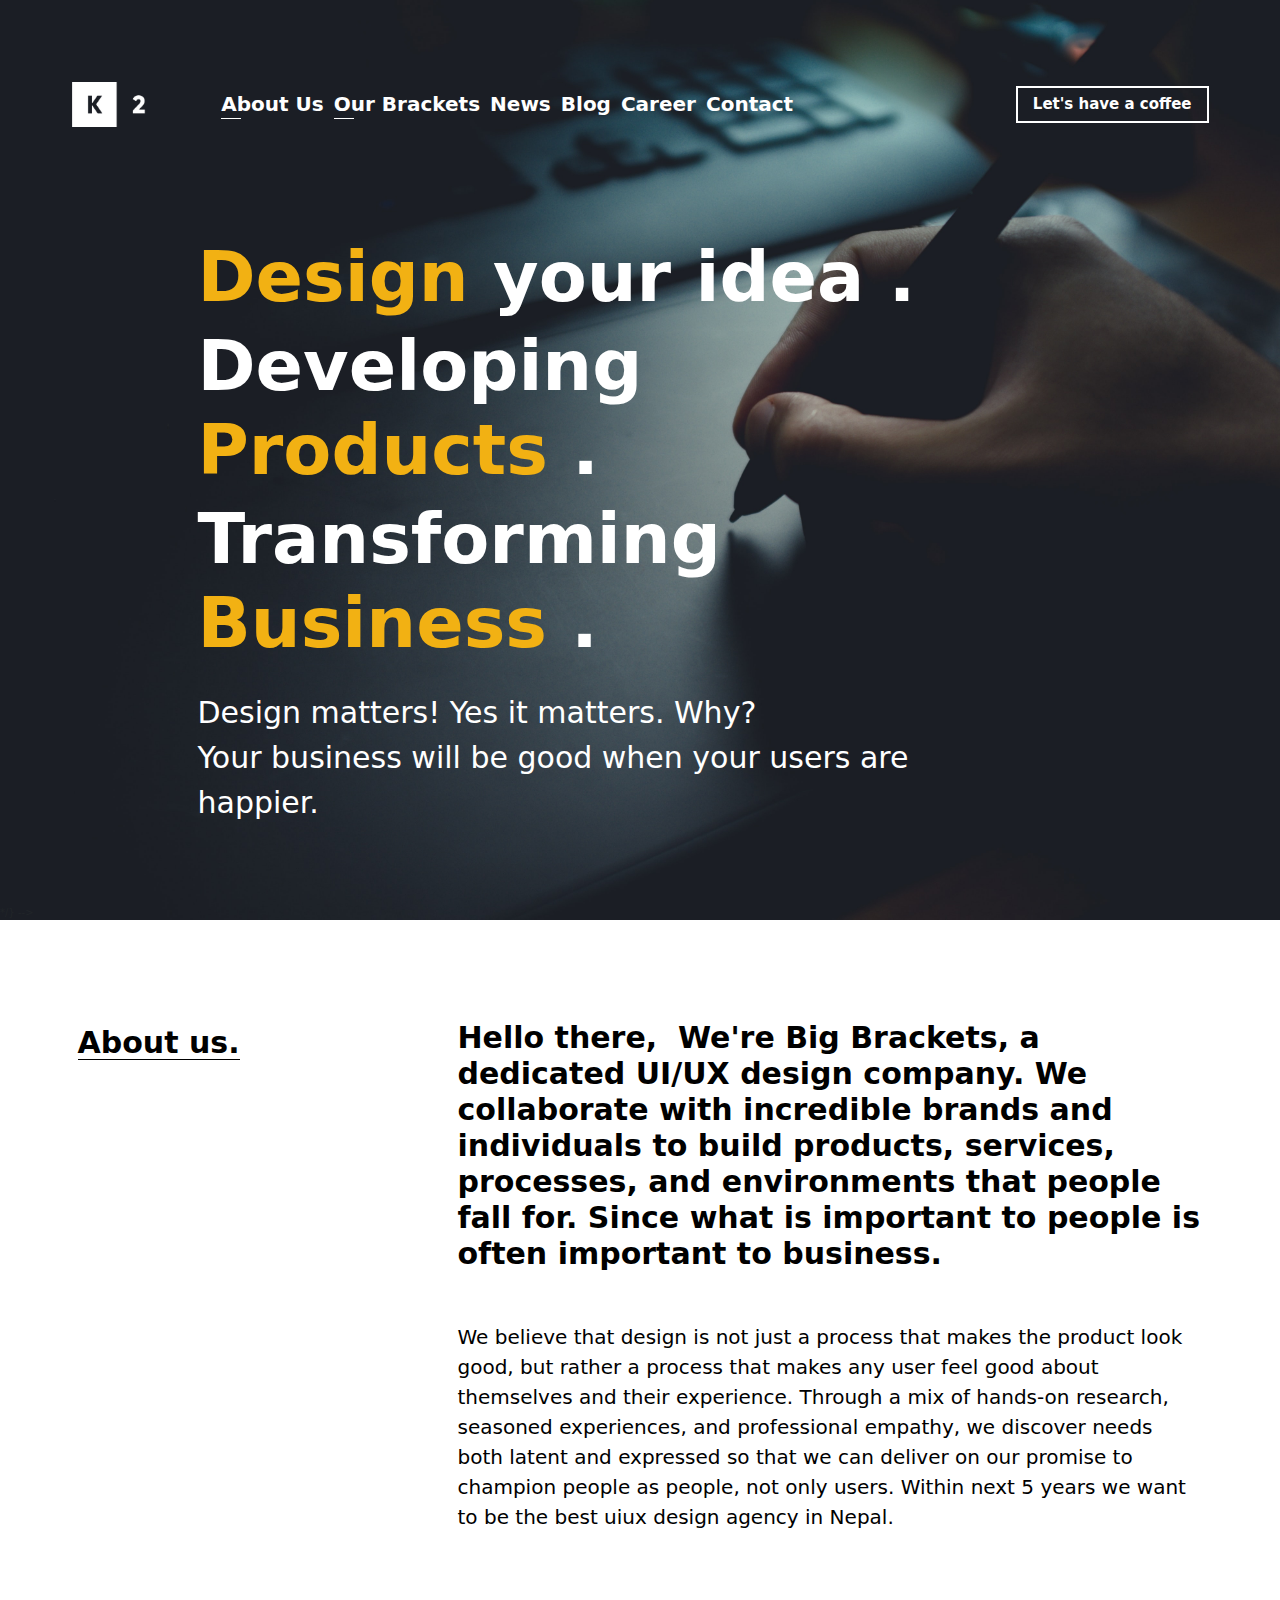
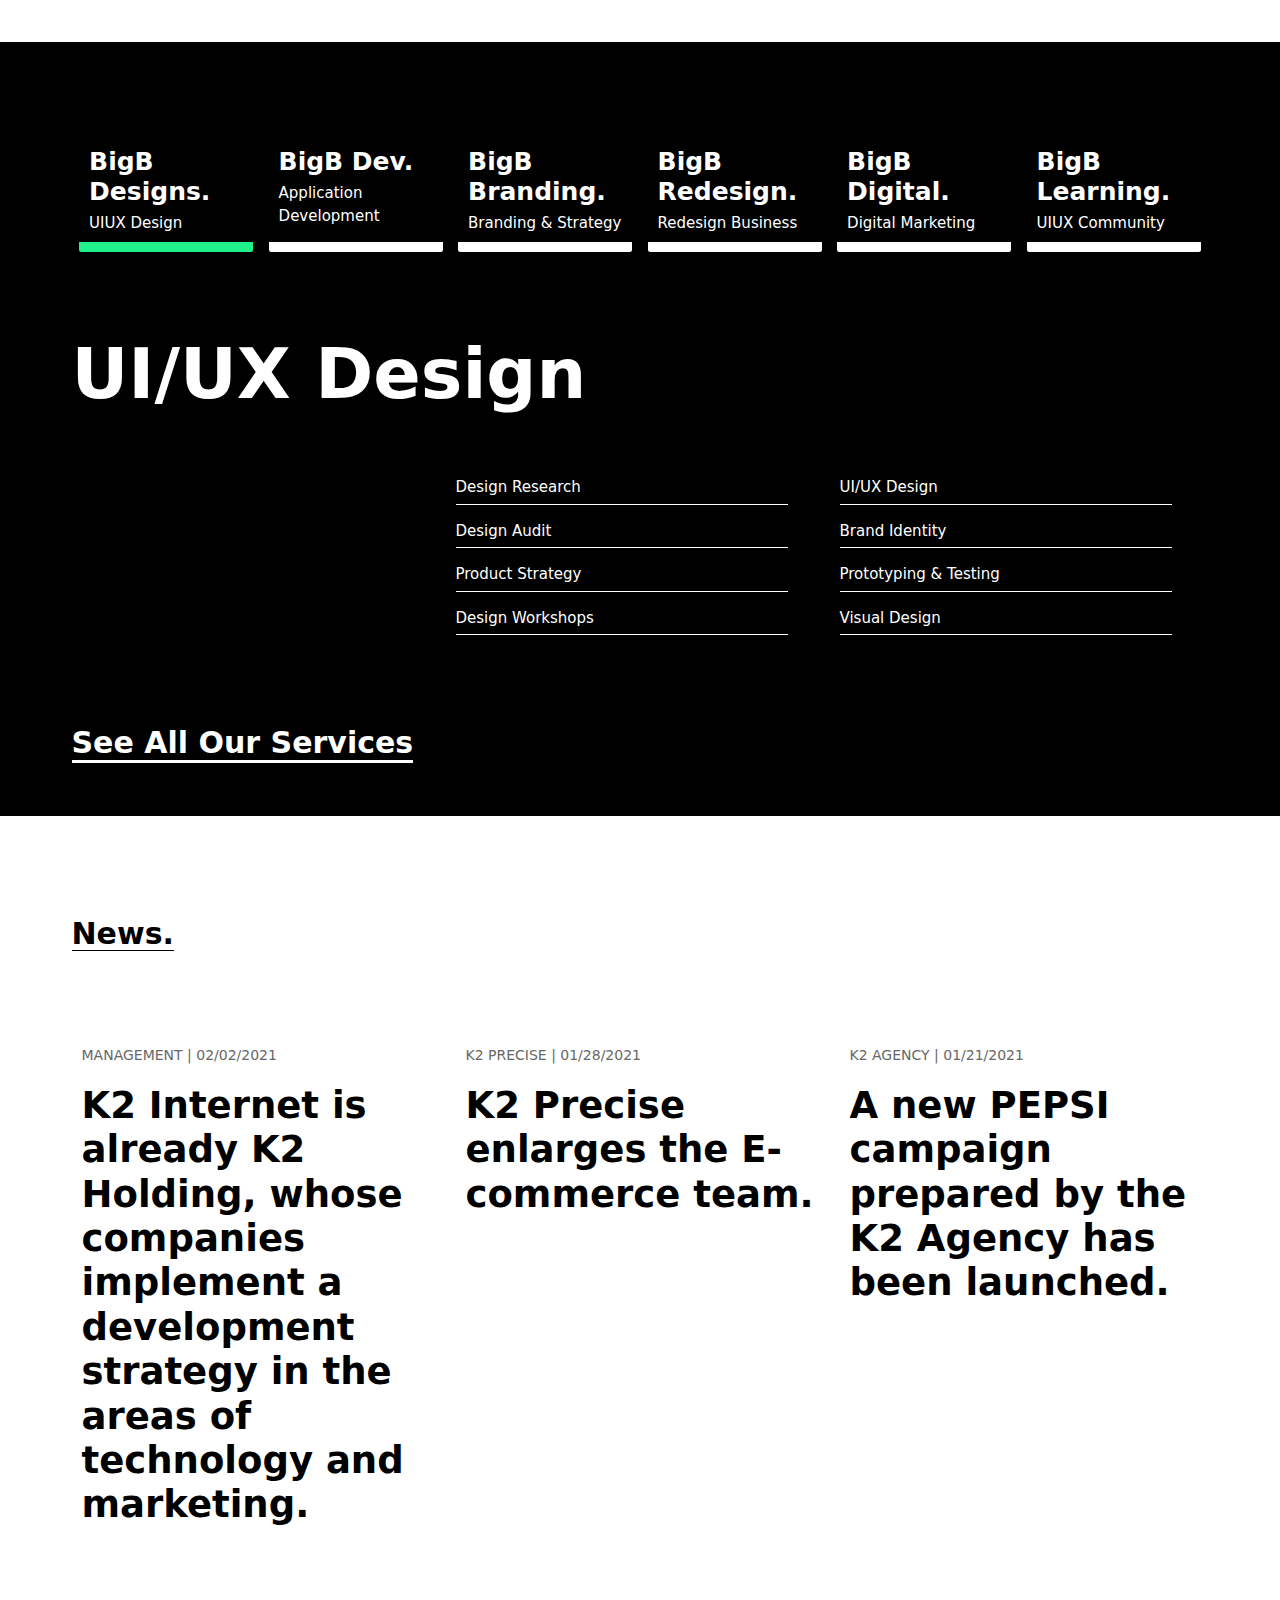
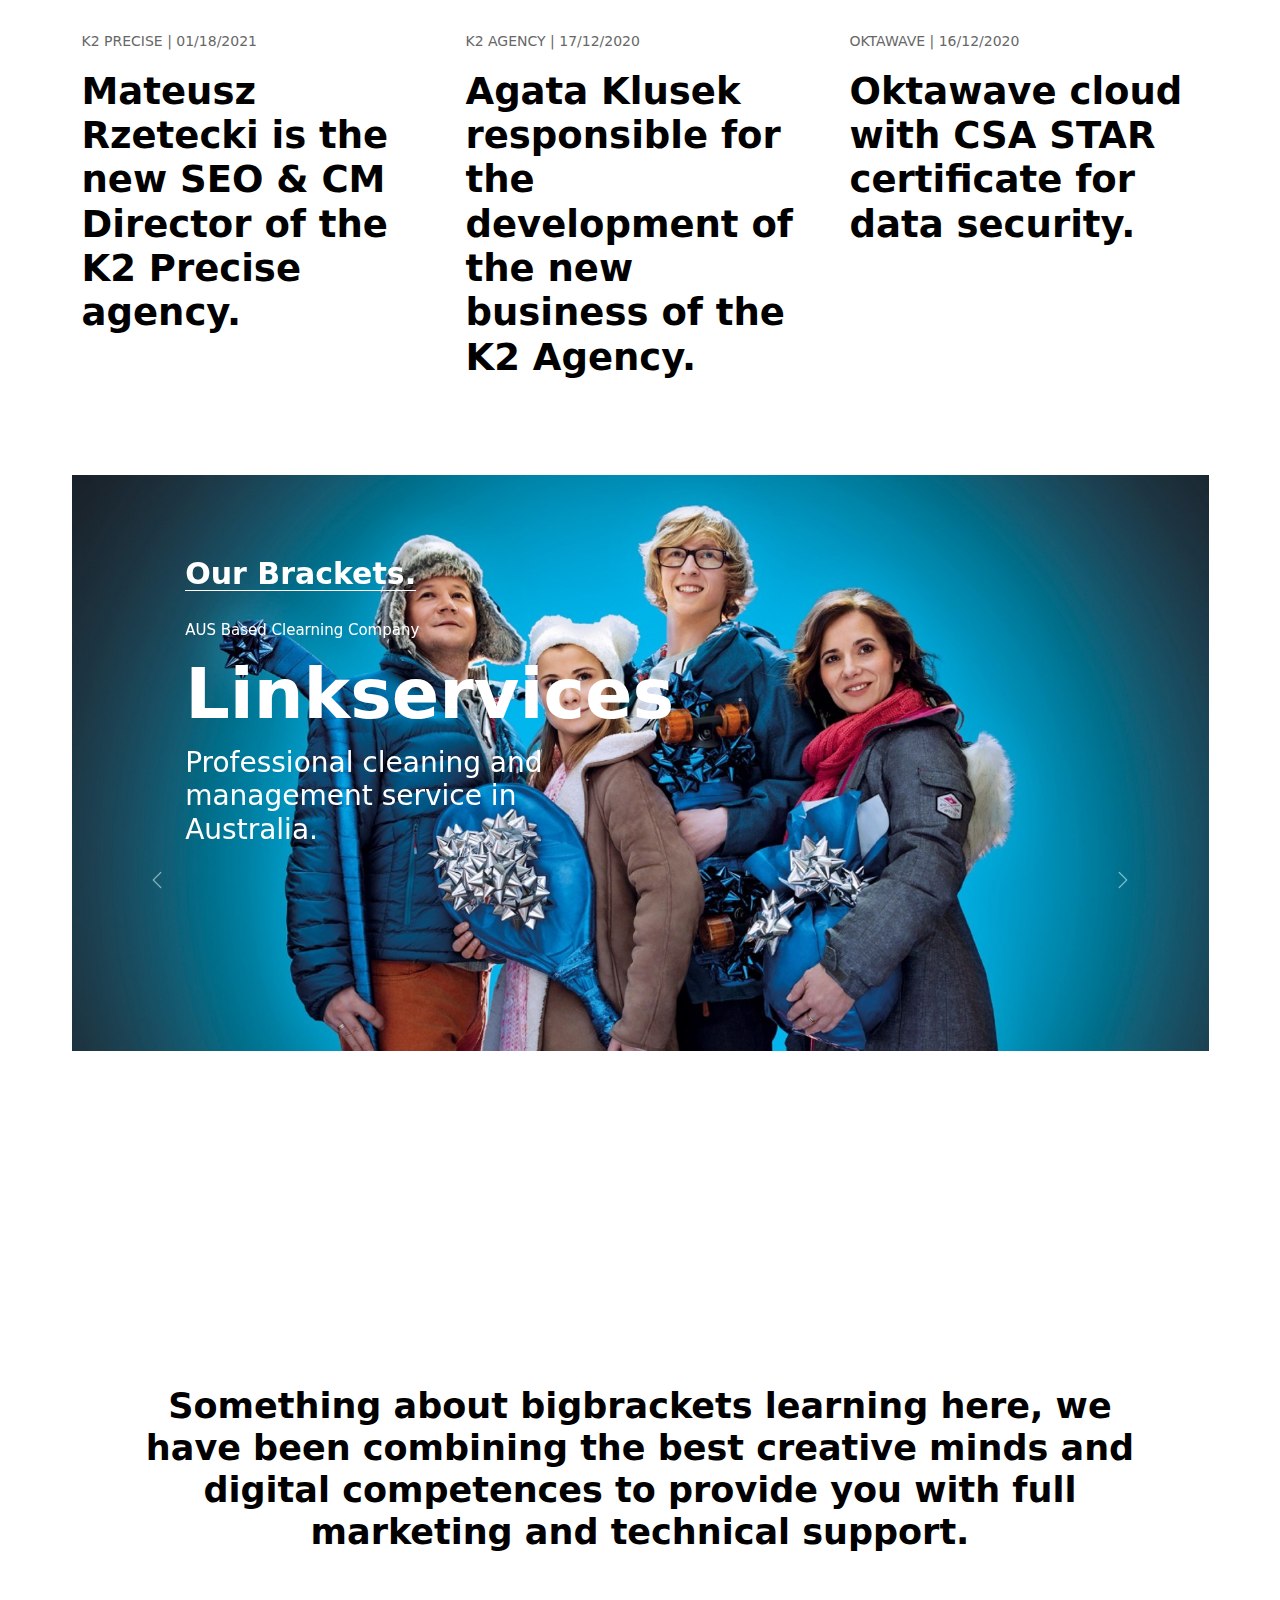
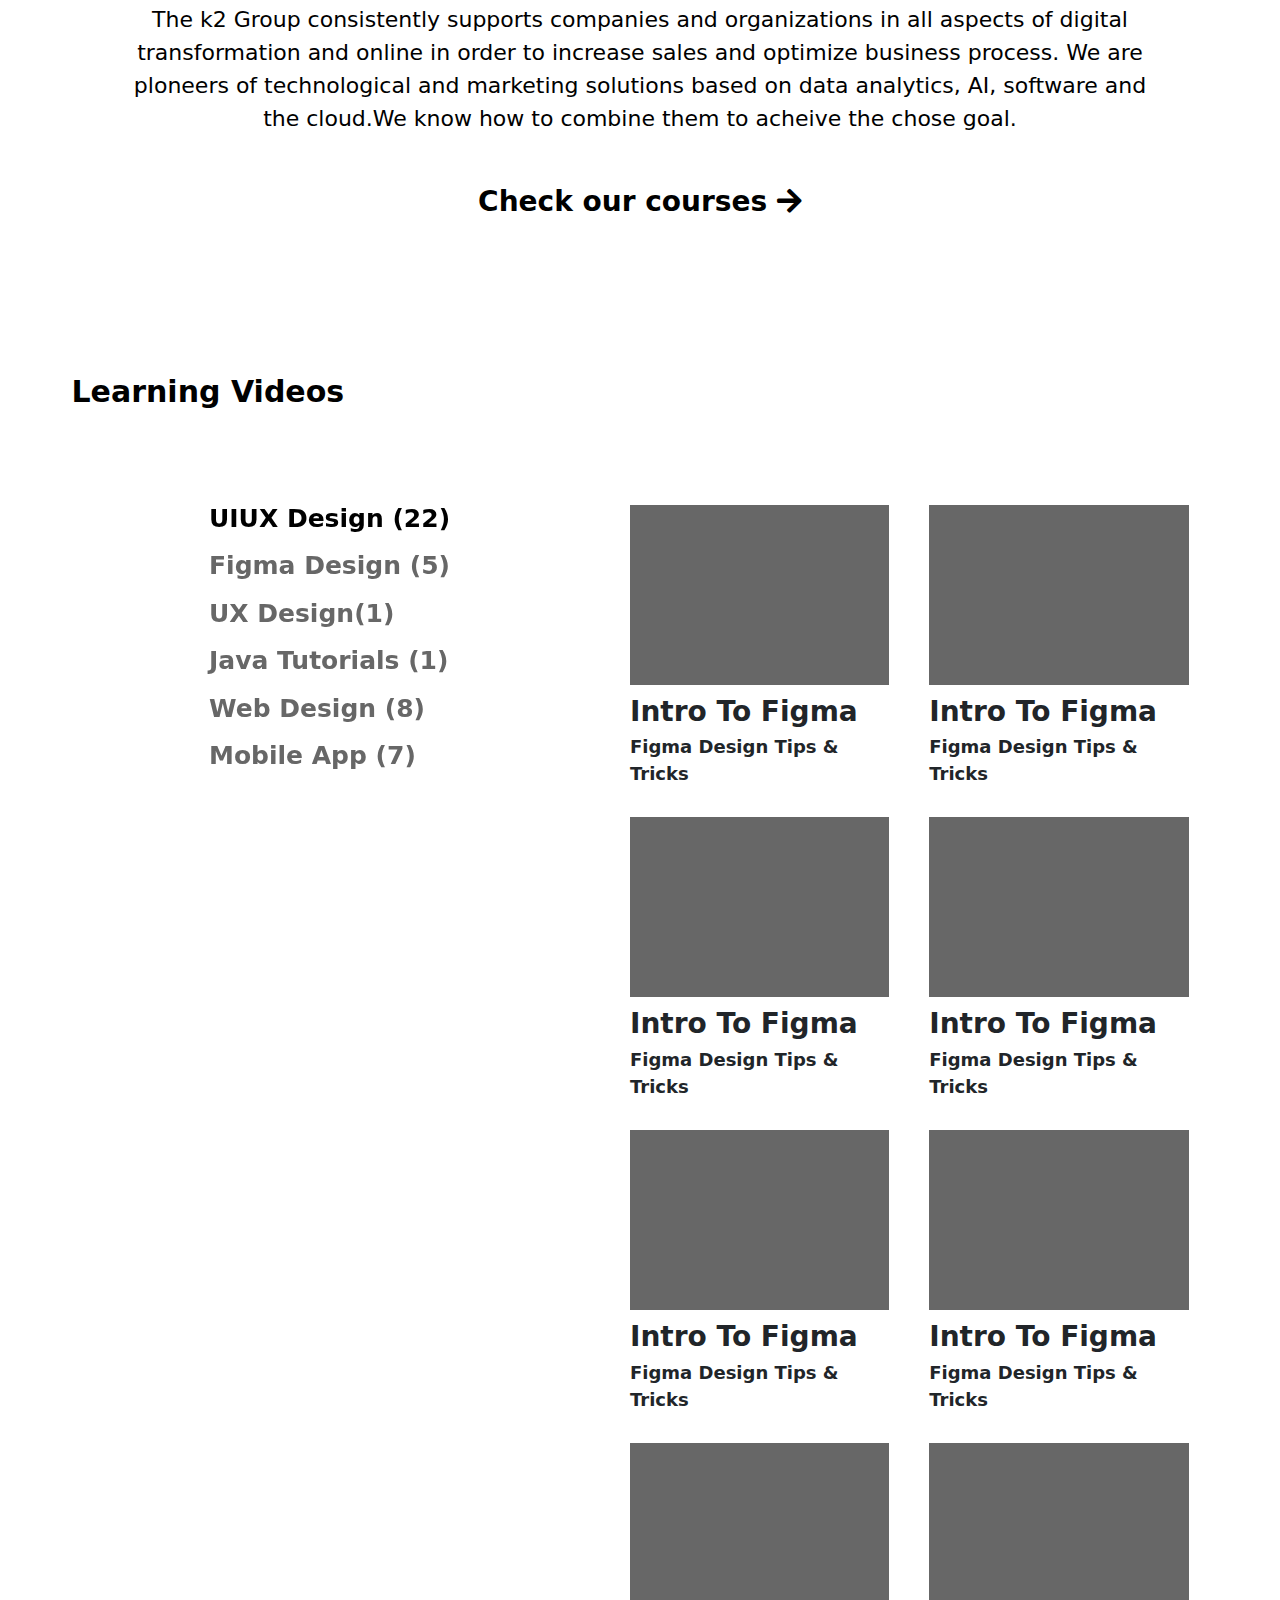
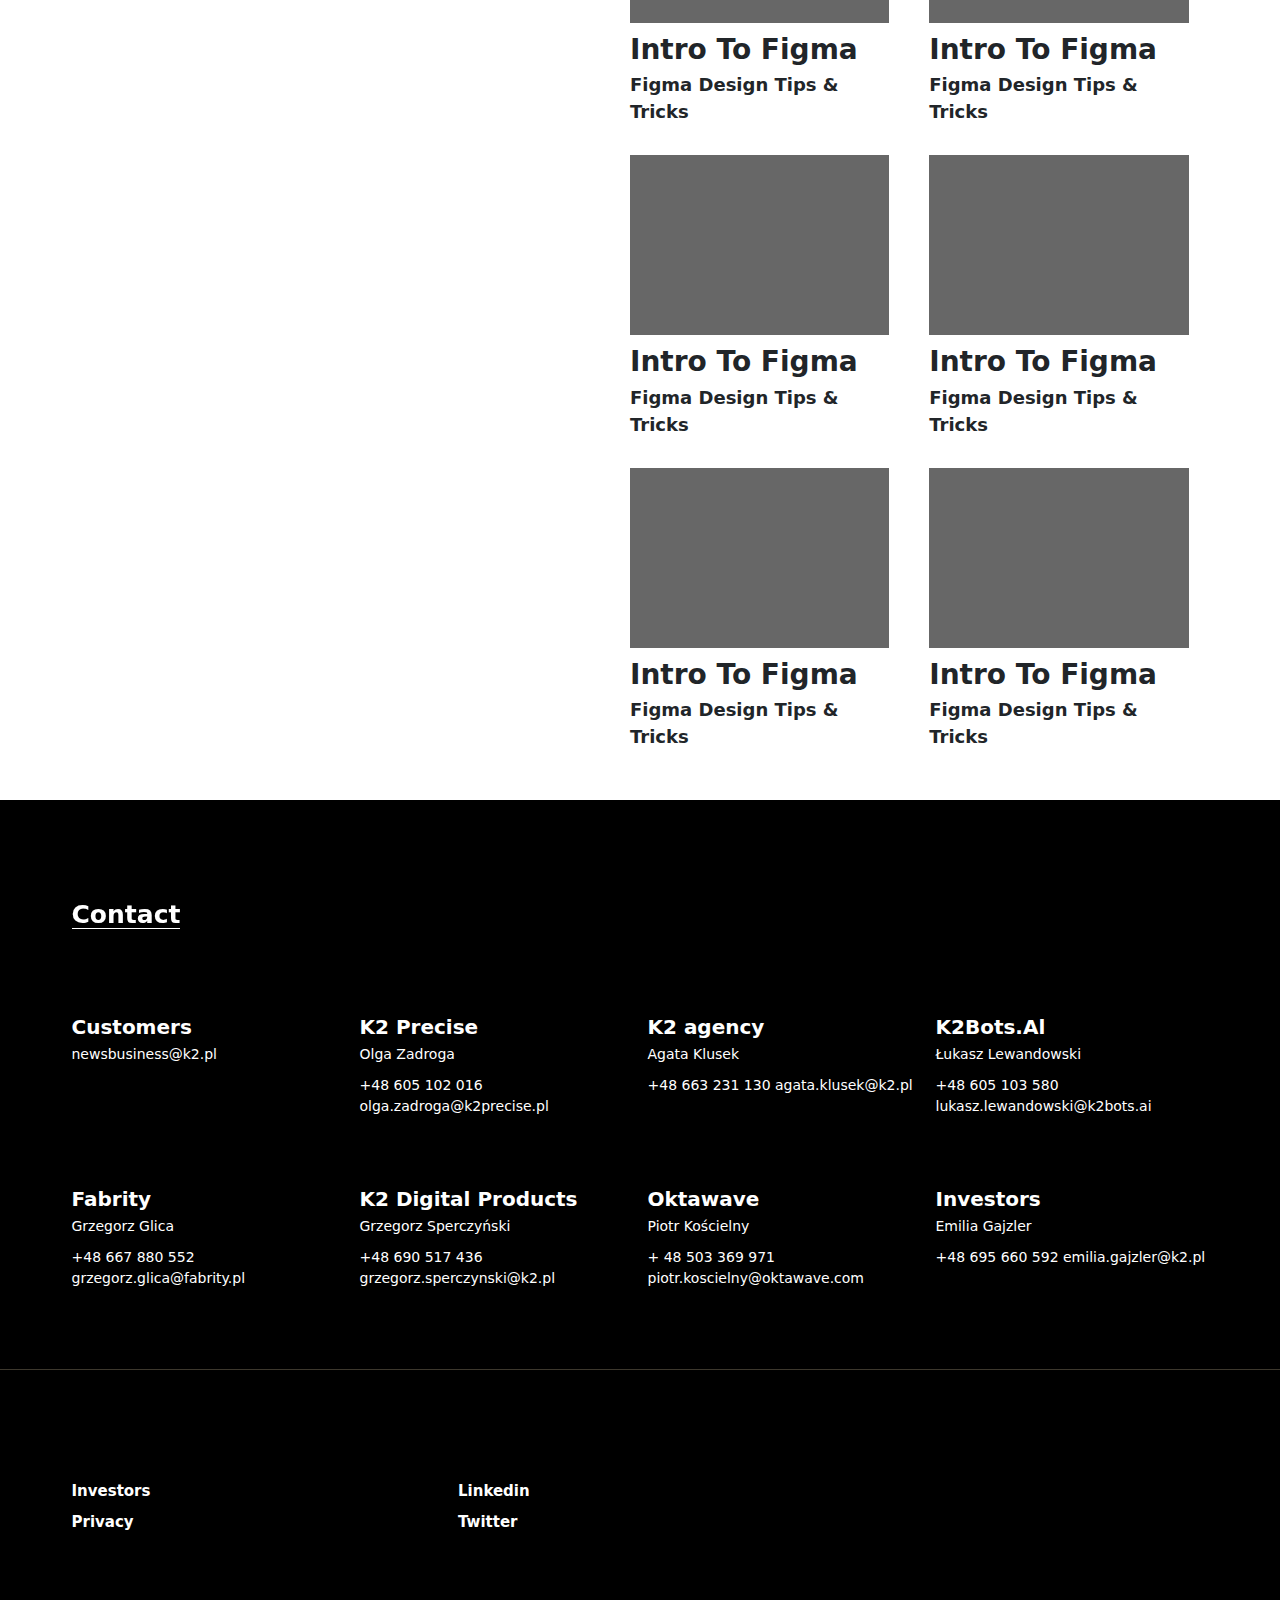
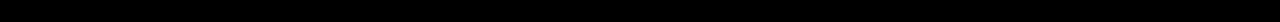
<file: index.html>
<!DOCTYPE html>
<html lang="en">
<head>
    <meta charset="UTF-8">
    <meta http-equiv="X-UA-Compatible" content="IE=edge">
    <meta name="viewport" content="width=device-width, initial-scale=1.0">
    <link rel="stylesheet" href="scss/main.css">
    <link rel="stylesheet" href="scss/bootstrap.min.css">
    <link href="https://use.fontawesome.com/releases/v5.0.4/css/all.css" rel="stylesheet">
    <title>Big Brackets | UI/UX Design Agency Based in Nepal</title>
</head>
<body>
    <!-- {/* Header-section */} -->
    <section class="header">
       <!-- {/* navbar  */} -->
       <nav class="navbar navbar-expand-lg navbar-light" id="navbar">
          <div class="container-fluid " id="navbar-container">
             <a class="navbar-brand" href="index.html">
             <img src="images/logo/k2.png" alt="Big Brackets logo"/>
             </a>
             <button class="navbar-toggler"  type="button" data-bs-toggle="collapse" data-bs-target="#navbarSupportedContent" aria-controls="navbarSupportedContent" aria-expanded="false" aria-label="Toggle navigation">
             <span class="navbar-toggler-icon" id="k2plicon">
               <i class="fa fa-bars" id="menubar"></i>
               <i class="fas fa-times" id=menucross></i>
             </span>
             </button>
             <div class="collapse navbar-collapse" id="navbarSupportedContent">
                <ul class="navbar-nav me-auto mb-2 mb-lg-0">
                   <li class="nav-item">
                      <a class="nav-link active" aria-current="page" href="Aboutus.html">About Us</a>
                   </li>
                   <li class="nav-item">
                      <a class="nav-link active" href="Realization.html">Our Brackets</a>
                   </li>
                   <li class="nav-item">
                      <a class="nav-link" href="news.html">News</a>
                   </li>
                   <!-- <li class="nav-item">
                      <a class="nav-link" href="report.html">Project Report</a>
                     </li> -->
                     <li class="nav-item">
                        <a class="nav-link" href="details.html">Blog</a>
                     </li>
                     <li class="nav-item">
                        <a class="nav-link" href="career.html">Career</a>
                     </li>
                     <li class="nav-item">
                        <a class="nav-link" href="contact.html">Contact</a>
                     </li>
                </ul>
                <form class="d-flex">
                   <button type="button" class="btn" data-bs-toggle="modal" data-bs-target="#contactqueries">
                     Let's have a coffee
                   </button>
                </form>
             </div>
          </div>
       </nav>
       <!-- Modal -->
         <div class="modal fade" id="contactqueries" tabindex="-1" aria-labelledby="contactqueriesLabel" aria-hidden="true">
            <div class="modal-dialog">
            <div class="modal-content">
               <!-- <div class="modal-header">
                  
               </div> -->
               <button type="button" class="btn-close" data-bs-dismiss="modal" aria-label="Close"></button>
                  <div class="col-lg-11 col-md-11 col-12 contact-modal">
                     <div class="contactqueries-box">
                        <h5>Choose the services that interest you:</h5>
                        <div class="checkbox">
                           <ul class="ks-cboxtags">
                              <li><input type="checkbox" id="checkboxOne" value="Rainbow Dash"><label for="checkboxOne">Rainbow Dash</label></li>
                              <li><input type="checkbox" id="checkboxTwo" value="Cotton Candy"><label for="checkboxTwo">Cotton Candy</label></li>
                              <li><input type="checkbox" id="checkboxThree" value="Rarity" ><label for="checkboxThree">Rarity</label></li>
                              <li><input type="checkbox" id="checkboxFour" value="Moondancer"><label for="checkboxFour">Moondancer</label></li>
                              <li><input type="checkbox" id="checkboxFive" value="Surprise"><label for="checkboxFive">Surprise</label></li>
                              <li><input type="checkbox" id="checkboxSix" value="Twilight Sparkle"><label for="checkboxSix">Twilight
                                             Sparkle</label></li>
                              <li><input type="checkbox" id="checkboxSeven" value="Fluttershy"><label for="checkboxSeven">Fluttershy</label></li>
                              <li><input type="checkbox" id="checkboxEight" value="Derpy Hooves"><label for="checkboxEight">Derpy Hooves</label></li>
                              <li><input type="checkbox" id="checkboxNine" value="Princess Celestia"><label for="checkboxNine">Princess
                                             Celestia</label></li>
                              <li><input type="checkbox" id="checkboxTen" value="Gusty"><label for="checkboxTen">Gusty</label></li>
                              <li class="ks-selected"><input type="checkbox" id="checkboxEleven" value="Discord"><label for="checkboxEleven">Discord</label></li>
                              <li><input type="checkbox" id="checkboxTwelve" value="Clover"><label for="checkboxTwelve">Clover</label></li>
                              <li><input type="checkbox" id="checkboxThirteen" value="Baby Moondancer"><label for="checkboxThirteen">Baby
                                             Moondancer</label></li>
                              <li><input type="checkbox" id="checkboxFourteen" value="Medley"><label for="checkboxFourteen">Medley</label></li>
                              <li><input type="checkbox" id="checkboxFifteen" value="Firefly"><label for="checkboxFifteen">Firefly</label></li>
                           </ul>
                        </div>
                        <form>
                        <div class="form-group">
                        <input type="number" class="form-control" id="exampleInputEmail1" aria-describedby="emailHelp" placeholder="Telephone">
                     </div>
                        <div class="form-group">
                        <input type="email" class="form-control" id="exampleInputPassword1" placeholder="E-mail">
                     </div>
                     <div class="form-group">
                        <textarea class="form-control" placeholder="Message" id="exampleFormControlTextarea1" rows="3"></textarea>
                     </div>
                     <button type="submit" class="btn btn-primary">Send</button>
                        </form>
                     </div>
                  </div>
            </div>
            </div>
         </div>
       <!--   main-section -->
       <div class="main-section">
          <div class="container">
             <div class="col-lg-10 col-md-12 col-12">
                <div class="main-section-content">
                   <h1><span>Design</span> your idea .</h1>
                   <h1> Developing<span> Products</span> .</h1>
                   <h1>Transforming <span> Business</span> .</h1>
                   <p>Design matters! Yes it matters. Why? <br> Your business will be good when your users are happier. </p>
                   
                </div>
             </div>
          </div>
       </div>
       <!-- {/* <!-- logos-section  --> */} -->
       <!-- <div class="logos-section">
          <div class="container-fluid">
             <div class="col-lg-12 col-md-12 col-12">
                <h1>Group K2.</h1>
                <div class="row">
                   <div class="logos">
                    <div class="col-lg-2 col-md-4 col-6">
                        <li>
                           <a href="#">
                           <img src="images/headerLogos/logo-precise.svg" alt="precise" class="md-size-img">
                           </a>
                        </li>
                     </div>  
                     <div class="col-lg-2 col-md-4 col-6">
                        <li>
                           <a href="#">
                           <img src="images/headerLogos/logo-agencja.svg" alt="agencja" class="sm-size-img">
                           </a>
                        </li>
                     </div> 
                     <div class="col-lg-2 col-md-4 col-6">
                        <li>
                           <a href="#">
                           <img src="images/headerLogos/logo-k2-bots-ai.svg" alt="k2bots" class="sm-size-img">
                           </a>
                        </li>
                     </div> 
                     <div class="col-lg-2 col-md-4 col-6">
                        <li>
                           <a href="#">
                           <img src="images/headerLogos/logo-fabrity.svg" alt="fabrity" class="lg-size-img">
                           </a>
                        </li>
                     </div> 
                     <div class="col-lg-2 col-md-4 col-6">
                        <li>
                           <a href="#">
                           <img src="images/headerLogos/logo-k2-dp.svg" alt="k2dp"class="xl-size-img">
                           </a>
                        </li>
                     </div> 
                     <div class="col-lg-2 col-md-4 col-6">
                        <li>
                           <a href="#">
                           <img src="images/headerLogos/logo-okta.svg" alt="okta" class="xs-size-img">
                           </a>
                        </li>
                     </div> 
                    </div>
                 </div>
             </div>
          </div>
       </div> -->
    </section>

    <!-- {/* About-us Section  */} -->
    <section class="about__us">
       <div class="container">
          <div class="row">
           <div class="col-lg-4 col-md-4 col-12">
                 <a href="Aboutus.html">About us.</a>
           </div>
           <div class="col-lg-8 col-md-8 col-12">
              <h1>Hello there,  We're Big Brackets, a dedicated UI/UX design company. We collaborate with incredible brands and individuals to build products, services, processes, and environments that people fall for. Since what is important to people is often important to business.
              </h1>
              <p>We believe that design is not just a process that makes the product look good, but rather a 
                 process that makes any user feel good about themselves and their experience.
               Through a mix of hands-on research, seasoned experiences, and professional empathy, 
               we discover needs both latent and expressed so that we can deliver on our promise to 
               champion people as people, not only users. Within next 5 years we want to be the best uiux design agency in Nepal.</p>
           </div>
          </div>
       </div>
    </section>
     
    <!-- service section  -->
   <section class="service">
      <div class="container-fluid">
         <ul class="nav nav-pills mb-3" id="pills-tab" role="tablist">
            <li class="nav-item" role="presentation">
              <button class="nav-link active" id="pills-precise-tab" data-bs-toggle="pill" data-bs-target="#pills-precise" type="button" role="tab" aria-controls="pills-precise" aria-selected="true"><h1>BigB Designs.</h1><p>UIUX Design</p></button>
            </li>
            <li class="nav-item" role="presentation">
              <button class="nav-link" id="pills-ajency-tab" data-bs-toggle="pill" data-bs-target="#pills-ajency" type="button" role="tab" aria-controls="pills-ajency" aria-selected="false"><h1>BigB Dev.</h1> <p>Application Development</p></button>
            </li>
            <li class="nav-item" role="presentation">
              <button class="nav-link" id="pills-k2bots-tab" data-bs-toggle="pill" data-bs-target="#pills-k2bots" type="button" role="tab" aria-controls="pills-k2bots" aria-selected="false"><h1>BigB Branding.</h1><p>Branding & Strategy</p></button>
            </li>
            <li class="nav-item" role="presentation">
               <button class="nav-link" id="pills-fabrity-tab" data-bs-toggle="pill" data-bs-target="#pills-fabrity" type="button" role="tab" aria-controls="pills-fabrity" aria-selected="false"><h1>BigB Redesign.</h1><p>Redesign Business</p></button>
             </li>
             <li class="nav-item" role="presentation">
               <button class="nav-link" id="pills-k2dp-tab" data-bs-toggle="pill" data-bs-target="#pills-k2dp" type="button" role="tab" aria-controls="pills-k2dp" aria-selected="false"><h1>BigB Digital.</h1><p>Digital Marketing</p></button>
             </li>
             <li class="nav-item" role="presentation">
               <button class="nav-link" id="pills-okta-tab" data-bs-toggle="pill" data-bs-target="#pills-okta" type="button" role="tab" aria-controls="pills-okta" aria-selected="false"><h1>BigB Learning.</h1><p>UIUX Community</p></button>
             </li>
          </ul>
          <div class="tab-content" id="pills-tabContent">
            <div class="tab-pane fade show active" id="pills-precise" role="tabpanel" aria-labelledby="pills-precise-tab">
               <h1>UI/UX Design</h1>
               <div class="row">
                     <div class="col-lg-4 col-md-12 col-12 img-box">
                        <!-- <img src="images/headerLogos/logo-precise.svg" alt="logo"> -->
                     </div>
                     <div class="col-lg-8 col-md-12 col-12">
                        <div class="row">
                           <div class="col-lg-6 col-md-6 col-12">
                              <li>Design Research</li>
                              <li>Design Audit</li>
                              <li>Product Strategy</li>
                              <li>Design Workshops</li>
                           </div>
                           <div class="col-lg-6 col-md-6 col-12">
                              <li>UI/UX Design</li>
                              <li>Brand Identity</li>
                              <li>Prototyping & Testing</li>
                              <li>Visual Design</li>
                           </div>
                        </div>
                     </div>
               </div>
               <h2><a href="#">See All Our Services</a></h2>
            </div>
            <div class="tab-pane fade" id="pills-ajency" role="tabpanel" aria-labelledby="pills-ajency-tab">
               <h1>Application Development</h1>
               <div class="row">
                     <div class="col-lg-4 col-md-12 col-12 img-box">
                        <!-- <img src="images/headerLogos/logo-agencja.svg" alt="logo"> -->
                     </div>
                     <div class="col-lg-8 col-md-12 col-12">
                        <div class="row">
                           <div class="col-lg-6 col-md-6 col-12">
                              <li>HTML/CSS/JS</li>
                              <li>React/Angular/Vue</li>
                              <li>React Native/Flutter</li>
                              <li>Agile Process</li>
                           </div>
                           <div class="col-lg-6 col-md-6 col-12">
                              <li>Backend/Api Integrations</li>
                              <li>Api Development</li>
                              <li>Rapid Prototyping</li>
                              <li>Product Deployment</li>
                           </div>
                        </div>
                     </div>
               </div>
               <h2><a href="#">See All Our Services</a></h2>

            </div>
            <div class="tab-pane fade" id="pills-k2bots" role="tabpanel" aria-labelledby="pills-k2bots-tab">
               <h1>Branding & Strategy</h1>
               <div class="row">
                     <div class="col-lg-4 col-md-12 col-12 img-box">
                        <img src="images/headerLogos/logo-k2-bots-ai.svg" alt="logo">
                     </div>
                     <div class="col-lg-8 col-md-12 col-12">
                        <div class="row">
                           <div class="col-lg-6 col-md-6 col-12">
                              <li>Logo Designing</li>
                              <li>Brand Guideline</li>
                              <li>Re-Branding</li>
                              <li>Branding Strategy</li>
                           </div>
                           <div class="col-lg-6 col-md-6 col-12">
                              <li>Copywriting</li>
                              <li>Content Writing</li>
                              <li>Video</li>
                              <li>2D/3D Graphics</li>
                           </div>
                        </div>
                     </div>
               </div>
               <h2><a href="#">See All Our Services</a></h2>

            </div>
            <div class="tab-pane fade" id="pills-fabrity" role="tabpanel" aria-labelledby="pills-fabrity-tab">
               <h1>Brand Redesign</h1>
               <div class="row">
                     <div class="col-lg-4 col-md-12 col-12 img-box">
                        <img src="images/headerLogos/logo-fabrity.svg" alt="logo">
                     </div>
                     <div class="col-lg-8 col-md-12 col-12">
                        <div class="row">
                           <div class="col-lg-6 col-md-6 col-12">
                              <li>Digital consulting</li>
                              <li>UI / UX projects</li>
                              <li>Business Research</li>
                              <li>Redesign Strategy</li>
                           </div>
                           <div class="col-lg-6 col-md-6 col-12">
                              <li>Designing products and services</li>
                              <li>Process and software development</li>
                              <li>Data science</li>
                              <li>Outsourcing</li>
                           </div>
                        </div>
                     </div>
               </div>
               <h2><a href="#">See All Our Services</a></h2>

            </div>
            <div class="tab-pane fade" id="pills-k2dp" role="tabpanel" aria-labelledby="pills-k2dp-tab">
               <h1>Digital Marketing</h1>
               <div class="row">
                     <div class="col-lg-4 col-md-12 col-12 img-box">
                        <img src="images/headerLogos/logo-k2-dp.svg" alt="logo">
                     </div>
                     <div class="col-lg-8 col-md-12 col-12">
                        <div class="row">
                           <div class="col-lg-6 col-md-6 col-12">
                              <li>Social Media Marketing</li>
                              <li>Social Media Marketing Strategy</li>
                              <li>SEO</li>
                              <li>Advertisement Campaigns</li>
                           </div>
                           <div class="col-lg-6 col-md-6 col-12">
                              <li>Boosting</li>
                              <li>Video marketing</li>
                              <li>TikTok Marketing</li>
                           </div>
                        </div>
                     </div>
               </div>
               <h2><a href="#">See All Our Services</a></h2>

            </div>
            <div class="tab-pane fade" id="pills-okta" role="tabpanel" aria-labelledby="pills-okta-tab">
               <h1>Big Brackets Learning</h1>
               <div class="row">
                     <div class="col-lg-4 col-md-12 col-12 img-box">
                        <img src="images/headerLogos/logo-okta.svg" alt="logo">
                     </div>
                     <div class="col-lg-8 col-md-12 col-12">
                        <div class="row">
                           <div class="col-lg-6 col-md-6 col-12">
                              <li>UIUX Design Basics</li>
                              <li>UI Design Fundamentals</li>
                              <li>UX Design Fundamentals</li>
                              <li>Design Career & Design Challenges</li>
                           </div>
                           <div class="col-lg-6 col-md-6 col-12">
                              <li>UIUX Design Tutorial in Nepali</li>
                              <li>Programming Tutorials</li>
                              <li>Podcasts</li>
                              <li>Online/Offline Workshops</li>
                           </div>
                        </div>
                     </div>
               </div>
               <h2><a href="#">See All Our Services</a></h2>

            </div>
          </div>
      </div>
   </section>

    <!-- {/* News section  */} -->
    <section class="news"> 
       <div class="container-fluid">
          <div class="news-content">
             <h1><a href="news.html">News.</a></h1>
             <div class="row">
               <div class="col-lg-4 col-md-6 col-12">
                  <div class="newsbox">
                     <h4>MANAGEMENT | 02/02/2021</h4>
                     <h1><a href="#">K2 Internet is already K2 Holding, whose companies implement a development strategy in the areas of technology and marketing.</a></h1>
                  </div> 
               </div> 
               <div class="col-lg-4 col-md-6 col-12">
                  <div class="newsbox">
                     <h4>K2 PRECISE | 01/28/2021</h4>
                     <h1><a href="#">K2 Precise enlarges the E-commerce team.</a></h1>
                  </div> 
               </div>
               <div class="col-lg-4 col-md-6 col-12">
                  <div class="newsbox">
                     <h4>K2 AGENCY | 01/21/2021</h4>
                     <h1><a href="#">A new PEPSI campaign prepared by the K2 Agency has been launched.</a></h1>
                  </div> 
               </div>
               <div class="col-lg-4 col-md-6 col-12">
                  <div class="newsbox">
                     <h4>K2 PRECISE | 01/18/2021</h4>
                     <h1><a href="#">Mateusz Rzetecki is the new SEO & CM Director of the K2 Precise agency.</a></h1>
                  </div> 
               </div>
               <div class="col-lg-4 col-md-6 col-12">
                  <div class="newsbox">
                     <h4>K2 AGENCY | 17/12/2020</h4>
                     <h1><a href="#">Agata Klusek responsible for the development of the new business of the K2 Agency.</a></h1>
                  </div> 
               </div>
               <div class="col-lg-4 col-md-6 col-12">
                  <div class="newsbox">
                     <h4>OKTAWAVE | 16/12/2020</h4>
                     <h1><a href="#">Oktawave cloud with CSA STAR certificate for data security.</a></h1>
                  </div> 
               </div>
             </div>
          </div>
          <div class="news-carousel">
            <div id="carouselExampleControls" class="carousel slide" data-bs-ride="carousel">
               <div class="carousel-inner">
                  <h2><a href="Realization.html">Our Brackets.</a></h2>
                 <div class="carousel-item active">
                   <img src="images/Carousel/Cathlons.jpg" class="d-block w-100" alt="cathlons">
                   <div class="img-description">
                      <div class="col-lg-6 col-md-6 col-12">
                        <p>AUS Based Clearning Company</p>
                        <h1>Linkservices</h1>
                        <h4>Professional cleaning and management service in Australia.</h4>
                      </div>
                   </div>
                 </div>
                 <div class="carousel-item">
                   <img src="images/Carousel/Nowy.jpg" class="d-block w-100" alt="Nowy">
                   <div class="img-description">
                     <div class="col-lg-6 col-md-6 col-12">
                       <p>University Managemtn System</p>
                       <h1>USMS</h1>
                       <h4>Project</h4>
                     </div>
                  </div>
                 </div>
                 <div class="carousel-item">
                   <img src="images/Carousel/15_seo.jpg" class="d-block w-100" alt="15seo">
                   <div class="img-description">
                     <div class="col-lg-6 col-md-6 col-12">
                       <p>Branding and Marketing</p>
                       <h1>Successpoint Consultancy</h1>
                       <h4>We did a social media marketing for the consultandy.</h4>
                     </div>
                  </div>
                 </div>
                 <div class="carousel-item">
                  <img src="images/Carousel/Nowy2.jpg" class="d-block w-100" alt="nowy2">
                  <div class="img-description">
                     <div class="col-lg-6 col-md-6 col-12">
                       <p>Social Service Site</p>
                       <h1>Critical Edu</h1>
                       <h4>The project to collect donation to educate child with critical thinking.</h4>
                     </div>
                  </div>
                </div>
                <div class="carousel-item">
                  <img src="images/Carousel/Untitleddesign.png" class="d-block w-100" alt="Untitleddesign">
                  <div class="img-description">
                     <div class="col-lg-6 col-md-6 col-12">
                       <p>OKTAWAVE</p>
                       <h1>Migration of TUI Polska to the cloud.</h1>
                       <h4>We generated 28% savings and 150% efficiency thanks to the cloud.</h4>
                     </div>
                  </div>
                </div>
               </div>
               <button class="carousel-control-prev" type="button" data-bs-target="#carouselExampleControls"  data-bs-slide="prev">
                 <span class="carousel-control-prev-icon" aria-hidden="true"></span>
                 <span class="visually-hidden">Previous</span>
               </button>
               <button class="carousel-control-next" type="button" data-bs-target="#carouselExampleControls"  data-bs-slide="next">
                 <span class="carousel-control-next-icon" aria-hidden="true"></span>
                 <span class="visually-hidden">Next</span>
               </button>
             </div>
          </div>
          <div class="news-description">
             <h2>Something about <span>bigbrackets learning here,</span> we have been combining the best creative minds and digital  competences to provide you with full marketing and technical support.</h2>
             <p>The k2 Group consistently  supports companies and organizations in all aspects of digital transformation and online in order to increase sales and optimize  business process. We are ploneers of technological and marketing solutions based on data analytics, AI, software and the cloud.We know how to combine them to acheive the chose goal.</p>
             <h3><a href="#">Check our courses <i class="fa fa-arrow-right"></i></a></h3>
          </div>
       </div>
    </section>

    <!-- Career section  -->
    <section class="career">
       <div class="container-fluid">
         <h1><a href="career.html">Learning Videos</a></h1>
         <div class="career-content">
            <div class="container">
               <div class="d-flex align-items-start">
                  <div class="nav flex-column nav-pills me-3" id="v-pills-tab" role="tablist" aria-orientation="vertical">
                    <button class="nav-link active" id="v-pills-allk2-tab" data-bs-toggle="pill" data-bs-target="#v-pills-allk2" type="button" role="tab" aria-controls="v-pills-home" aria-selected="true">UIUX Design (22)</button>
                    <button class="nav-link" id="v-pills-ajencyk2-tab" data-bs-toggle="pill" data-bs-target="#v-pills-ajencyk2" type="button" role="tab" aria-controls="v-pills-profile" aria-selected="false">Figma Design (5)</buttona>
                    <button class="nav-link" id="v-pills-fabrityk2-tab" data-bs-toggle="pill" data-bs-target="#v-pills-fabrityk2" type="button" role="tab" aria-controls="v-pills-messages" aria-selected="false">UX Design(1)</button>
                    <button class="nav-link" id="v-pills-digitalk2-tab" data-bs-toggle="pill" data-bs-target="#v-pills-digitalk2" type="button" role="tab" aria-controls="v-pills-settings" aria-selected="false">Java Tutorials (1)</button>
                    <button class="nav-link" id="v-pills-precisek2-tab" data-bs-toggle="pill" data-bs-target="#v-pills-precisek2" type="button" role="tab" aria-controls="v-pills-settings" aria-selected="false">Web Design (8)</button>
                    <button class="nav-link" id="v-pills-oktawavek2-tab" data-bs-toggle="pill" data-bs-target="#v-pills-oktawavek2" type="button" role="tab" aria-controls="v-pills-settings" aria-selected="false">Mobile App (7)</button>
                  </div>
                  <div class="tab-content" id="v-pills-tabContent">
                    <div class="tab-pane fade show active" id="v-pills-allk2" role="tabpanel" aria-labelledby="v-pills-home-tab">
                       <div class="career-description">
                          <div class="row">
                             <div class="col-lg-6 col-md-12 col-12 career-box">
                                <div class="course-video"></div>
                                <div class="course-description">
                                   <div class="course-title"><h3>Intro To Figma</h3></div>
                                   <div class="course_sub-title"><p>Figma Design Tips & Tricks</p></div>
                                </div>
                             </div>
                             <div class="col-lg-6 col-md-12 col-12 career-box">
                              <div class="course-video"></div>
                              <div class="course-description">
                                 <div class="course-title"><h3>Intro To Figma</h3></div>
                                 <div class="course_sub-title"><p>Figma Design Tips & Tricks</p></div>
                              </div>
                             </div>
                             <div class="col-lg-6 col-md-12 col-12 career-box">
                              <div class="course-video"></div>
                              <div class="course-description">
                                 <div class="course-title"><h3>Intro To Figma</h3></div>
                                 <div class="course_sub-title"><p>Figma Design Tips & Tricks</p></div>
                              </div>
                           </div>
                           <div class="col-lg-6 col-md-12 col-12 career-box">
                            <div class="course-video"></div>
                            <div class="course-description">
                               <div class="course-title"><h3>Intro To Figma</h3></div>
                               <div class="course_sub-title"><p>Figma Design Tips & Tricks</p></div>
                            </div>
                           </div>
                           <div class="col-lg-6 col-md-12 col-12 career-box">
                              <div class="course-video"></div>
                              <div class="course-description">
                                 <div class="course-title"><h3>Intro To Figma</h3></div>
                                 <div class="course_sub-title"><p>Figma Design Tips & Tricks</p></div>
                              </div>
                           </div>
                           <div class="col-lg-6 col-md-12 col-12 career-box">
                            <div class="course-video"></div>
                            <div class="course-description">
                               <div class="course-title"><h3>Intro To Figma</h3></div>
                               <div class="course_sub-title"><p>Figma Design Tips & Tricks</p></div>
                            </div>
                           </div>
                           <div class="col-lg-6 col-md-12 col-12 career-box">
                              <div class="course-video"></div>
                              <div class="course-description">
                                 <div class="course-title"><h3>Intro To Figma</h3></div>
                                 <div class="course_sub-title"><p>Figma Design Tips & Tricks</p></div>
                              </div>
                           </div>
                           <div class="col-lg-6 col-md-12 col-12 career-box">
                            <div class="course-video"></div>
                            <div class="course-description">
                               <div class="course-title"><h3>Intro To Figma</h3></div>
                               <div class="course_sub-title"><p>Figma Design Tips & Tricks</p></div>
                            </div>
                           </div>
                           <div class="col-lg-6 col-md-12 col-12 career-box">
                              <div class="course-video"></div>
                              <div class="course-description">
                                 <div class="course-title"><h3>Intro To Figma</h3></div>
                                 <div class="course_sub-title"><p>Figma Design Tips & Tricks</p></div>
                              </div>
                           </div>
                           <div class="col-lg-6 col-md-12 col-12 career-box">
                            <div class="course-video"></div>
                            <div class="course-description">
                               <div class="course-title"><h3>Intro To Figma</h3></div>
                               <div class="course_sub-title"><p>Figma Design Tips & Tricks</p></div>
                            </div>
                           </div>
                           <div class="col-lg-6 col-md-12 col-12 career-box">
                              <div class="course-video"></div>
                              <div class="course-description">
                                 <div class="course-title"><h3>Intro To Figma</h3></div>
                                 <div class="course_sub-title"><p>Figma Design Tips & Tricks</p></div>
                              </div>
                           </div>
                           <div class="col-lg-6 col-md-12 col-12 career-box">
                            <div class="course-video"></div>
                            <div class="course-description">
                               <div class="course-title"><h3>Intro To Figma</h3></div>
                               <div class="course_sub-title"><p>Figma Design Tips & Tricks</p></div>
                            </div>
                           </div>
                          </div>
                       </div>
                    </div>
                    <div class="tab-pane fade" id="v-pills-ajencyk2" role="tabpanel" aria-labelledby="v-pills-profile-tab">
                     <div class="career-description">
                        <div class="row">
                           <div class="col-lg-6 col-md-12 col-12 career-box">
                              <div class="course-video"></div>
                              <div class="course-description">
                                 <div class="course-title"><h3>Intro To Figma</h3></div>
                                 <div class="course_sub-title"><p>Figma Design Tips & Tricks</p></div>
                              </div>
                           </div>
                           <div class="col-lg-6 col-md-12 col-12 career-box">
                            <div class="course-video"></div>
                            <div class="course-description">
                               <div class="course-title"><h3>Intro To Figma</h3></div>
                               <div class="course_sub-title"><p>Figma Design Tips & Tricks</p></div>
                            </div>
                           </div>
                           <div class="col-lg-6 col-md-12 col-12 career-box">
                              <div class="course-video"></div>
                              <div class="course-description">
                                 <div class="course-title"><h3>Intro To Figma</h3></div>
                                 <div class="course_sub-title"><p>Figma Design Tips & Tricks</p></div>
                              </div>
                           </div>
                           <div class="col-lg-6 col-md-12 col-12 career-box">
                            <div class="course-video"></div>
                            <div class="course-description">
                               <div class="course-title"><h3>Intro To Figma</h3></div>
                               <div class="course_sub-title"><p>Figma Design Tips & Tricks</p></div>
                            </div>
                           </div>
                           <div class="col-lg-6 col-md-12 col-12 career-box">
                              <div class="course-video"></div>
                              <div class="course-description">
                                 <div class="course-title"><h3>Intro To Figma</h3></div>
                                 <div class="course_sub-title"><p>Figma Design Tips & Tricks</p></div>
                              </div>
                           </div>
                           <div class="col-lg-6 col-md-12 col-12 career-box">
                            <div class="course-video"></div>
                            <div class="course-description">
                               <div class="course-title"><h3>Intro To Figma</h3></div>
                               <div class="course_sub-title"><p>Figma Design Tips & Tricks</p></div>
                            </div>
                           </div>
                           <div class="col-lg-6 col-md-12 col-12 career-box">
                              <div class="course-video"></div>
                              <div class="course-description">
                                 <div class="course-title"><h3>Intro To Figma</h3></div>
                                 <div class="course_sub-title"><p>Figma Design Tips & Tricks</p></div>
                              </div>
                           </div>
                           <div class="col-lg-6 col-md-12 col-12 career-box">
                            <div class="course-video"></div>
                            <div class="course-description">
                               <div class="course-title"><h3>Intro To Figma</h3></div>
                               <div class="course_sub-title"><p>Figma Design Tips & Tricks</p></div>
                            </div>
                           </div>
                        </div>
                     </div>
                    </div>
                    <div class="tab-pane fade" id="v-pills-fabrityk2" role="tabpanel" aria-labelledby="v-pills-messages-tab">
                     <div class="career-description">
                        <div class="row">
                           <div class="col-lg-6 col-md-12 col-12 career-box">
                              <div class="course-video"></div>
                              <div class="course-description">
                                 <div class="course-title"><h3>Intro To Figma</h3></div>
                                 <div class="course_sub-title"><p>Figma Design Tips & Tricks</p></div>
                              </div>
                           </div>
                           <div class="col-lg-6 col-md-12 col-12 career-box">
                            <div class="course-video"></div>
                            <div class="course-description">
                               <div class="course-title"><h3>Intro To Figma</h3></div>
                               <div class="course_sub-title"><p>Figma Design Tips & Tricks</p></div>
                            </div>
                           </div>
                           <div class="col-lg-6 col-md-12 col-12 career-box">
                              <div class="course-video"></div>
                              <div class="course-description">
                                 <div class="course-title"><h3>Intro To Figma</h3></div>
                                 <div class="course_sub-title"><p>Figma Design Tips & Tricks</p></div>
                              </div>
                           </div>
                           <div class="col-lg-6 col-md-12 col-12 career-box">
                            <div class="course-video"></div>
                            <div class="course-description">
                               <div class="course-title"><h3>Intro To Figma</h3></div>
                               <div class="course_sub-title"><p>Figma Design Tips & Tricks</p></div>
                            </div>
                           </div>
                           <div class="col-lg-6 col-md-12 col-12 career-box">
                              <div class="course-video"></div>
                              <div class="course-description">
                                 <div class="course-title"><h3>Intro To Figma</h3></div>
                                 <div class="course_sub-title"><p>Figma Design Tips & Tricks</p></div>
                              </div>
                           </div>
                           <div class="col-lg-6 col-md-12 col-12 career-box">
                            <div class="course-video"></div>
                            <div class="course-description">
                               <div class="course-title"><h3>Intro To Figma</h3></div>
                               <div class="course_sub-title"><p>Figma Design Tips & Tricks</p></div>
                            </div>
                           </div>
                           <div class="col-lg-6 col-md-12 col-12 career-box">
                              <div class="course-video"></div>
                              <div class="course-description">
                                 <div class="course-title"><h3>Intro To Figma</h3></div>
                                 <div class="course_sub-title"><p>Figma Design Tips & Tricks</p></div>
                              </div>
                           </div>
                           <div class="col-lg-6 col-md-12 col-12 career-box">
                            <div class="course-video"></div>
                            <div class="course-description">
                               <div class="course-title"><h3>Intro To Figma</h3></div>
                               <div class="course_sub-title"><p>Figma Design Tips & Tricks</p></div>
                            </div>
                           </div>
                        </div>
                     </div>
                    </div>
                    <div class="tab-pane fade" id="v-pills-digitalk2" role="tabpanel" aria-labelledby="v-pills-settings-tab">
                     <div class="career-description">
                        <div class="row">
                           <div class="col-lg-6 col-md-12 col-12 career-box">
                              <div class="course-video"></div>
                              <div class="course-description">
                                 <div class="course-title"><h3>Intro To Figma</h3></div>
                                 <div class="course_sub-title"><p>Figma Design Tips & Tricks</p></div>
                              </div>
                           </div>
                           <div class="col-lg-6 col-md-12 col-12 career-box">
                            <div class="course-video"></div>
                            <div class="course-description">
                               <div class="course-title"><h3>Intro To Figma</h3></div>
                               <div class="course_sub-title"><p>Figma Design Tips & Tricks</p></div>
                            </div>
                           </div>
                           <div class="col-lg-6 col-md-12 col-12 career-box">
                              <div class="course-video"></div>
                              <div class="course-description">
                                 <div class="course-title"><h3>Intro To Figma</h3></div>
                                 <div class="course_sub-title"><p>Figma Design Tips & Tricks</p></div>
                              </div>
                           </div>
                           <div class="col-lg-6 col-md-12 col-12 career-box">
                            <div class="course-video"></div>
                            <div class="course-description">
                               <div class="course-title"><h3>Intro To Figma</h3></div>
                               <div class="course_sub-title"><p>Figma Design Tips & Tricks</p></div>
                            </div>
                           </div>
                           <div class="col-lg-6 col-md-12 col-12 career-box">
                              <div class="course-video"></div>
                              <div class="course-description">
                                 <div class="course-title"><h3>Intro To Figma</h3></div>
                                 <div class="course_sub-title"><p>Figma Design Tips & Tricks</p></div>
                              </div>
                           </div>
                           <div class="col-lg-6 col-md-12 col-12 career-box">
                            <div class="course-video"></div>
                            <div class="course-description">
                               <div class="course-title"><h3>Intro To Figma</h3></div>
                               <div class="course_sub-title"><p>Figma Design Tips & Tricks</p></div>
                            </div>
                           </div>
                           <div class="col-lg-6 col-md-12 col-12 career-box">
                              <div class="course-video"></div>
                              <div class="course-description">
                                 <div class="course-title"><h3>Intro To Figma</h3></div>
                                 <div class="course_sub-title"><p>Figma Design Tips & Tricks</p></div>
                              </div>
                           </div>
                           <div class="col-lg-6 col-md-12 col-12 career-box">
                            <div class="course-video"></div>
                            <div class="course-description">
                               <div class="course-title"><h3>Intro To Figma</h3></div>
                               <div class="course_sub-title"><p>Figma Design Tips & Tricks</p></div>
                            </div>
                           </div>
                        </div>
                     </div>
                    </div>
                    <div class="tab-pane fade" id="v-pills-precisek2" role="tabpanel" aria-labelledby="v-pills-settings-tab">
                     <div class="career-description">
                        <div class="row">
                           <div class="col-lg-6 col-md-12 col-12 career-box">
                              <div class="course-video"></div>
                              <div class="course-description">
                                 <div class="course-title"><h3>Intro To Figma</h3></div>
                                 <div class="course_sub-title"><p>Figma Design Tips & Tricks</p></div>
                              </div>
                           </div>
                           <div class="col-lg-6 col-md-12 col-12 career-box">
                            <div class="course-video"></div>
                            <div class="course-description">
                               <div class="course-title"><h3>Intro To Figma</h3></div>
                               <div class="course_sub-title"><p>Figma Design Tips & Tricks</p></div>
                            </div>
                           </div>
                           <div class="col-lg-6 col-md-12 col-12 career-box">
                              <div class="course-video"></div>
                              <div class="course-description">
                                 <div class="course-title"><h3>Intro To Figma</h3></div>
                                 <div class="course_sub-title"><p>Figma Design Tips & Tricks</p></div>
                              </div>
                           </div>
                           <div class="col-lg-6 col-md-12 col-12 career-box">
                            <div class="course-video"></div>
                            <div class="course-description">
                               <div class="course-title"><h3>Intro To Figma</h3></div>
                               <div class="course_sub-title"><p>Figma Design Tips & Tricks</p></div>
                            </div>
                           </div>
                           <div class="col-lg-6 col-md-12 col-12 career-box">
                              <div class="course-video"></div>
                              <div class="course-description">
                                 <div class="course-title"><h3>Intro To Figma</h3></div>
                                 <div class="course_sub-title"><p>Figma Design Tips & Tricks</p></div>
                              </div>
                           </div>
                           <div class="col-lg-6 col-md-12 col-12 career-box">
                            <div class="course-video"></div>
                            <div class="course-description">
                               <div class="course-title"><h3>Intro To Figma</h3></div>
                               <div class="course_sub-title"><p>Figma Design Tips & Tricks</p></div>
                            </div>
                           </div>
                           <div class="col-lg-6 col-md-12 col-12 career-box">
                              <div class="course-video"></div>
                              <div class="course-description">
                                 <div class="course-title"><h3>Intro To Figma</h3></div>
                                 <div class="course_sub-title"><p>Figma Design Tips & Tricks</p></div>
                              </div>
                           </div>
                           <div class="col-lg-6 col-md-12 col-12 career-box">
                            <div class="course-video"></div>
                            <div class="course-description">
                               <div class="course-title"><h3>Intro To Figma</h3></div>
                               <div class="course_sub-title"><p>Figma Design Tips & Tricks</p></div>
                            </div>
                           </div>
                        </div>
                     </div>
                    </div>
                    <div class="tab-pane fade" id="v-pills-oktawavek2" role="tabpanel" aria-labelledby="v-pills-settings-tab">
                     <div class="career-description">
                        <div class="row">
                           <div class="col-lg-6 col-md-12 col-12 career-box">
                              <div class="course-video"></div>
                              <div class="course-description">
                                 <div class="course-title"><h3>Intro To Figma</h3></div>
                                 <div class="course_sub-title"><p>Figma Design Tips & Tricks</p></div>
                              </div>
                           </div>
                           <div class="col-lg-6 col-md-12 col-12 career-box">
                            <div class="course-video"></div>
                            <div class="course-description">
                               <div class="course-title"><h3>Intro To Figma</h3></div>
                               <div class="course_sub-title"><p>Figma Design Tips & Tricks</p></div>
                            </div>
                           </div>
                           <div class="col-lg-6 col-md-12 col-12 career-box">
                              <div class="course-video"></div>
                              <div class="course-description">
                                 <div class="course-title"><h3>Intro To Figma</h3></div>
                                 <div class="course_sub-title"><p>Figma Design Tips & Tricks</p></div>
                              </div>
                           </div>
                           <div class="col-lg-6 col-md-12 col-12 career-box">
                            <div class="course-video"></div>
                            <div class="course-description">
                               <div class="course-title"><h3>Intro To Figma</h3></div>
                               <div class="course_sub-title"><p>Figma Design Tips & Tricks</p></div>
                            </div>
                           </div>
                           <div class="col-lg-6 col-md-12 col-12 career-box">
                              <div class="course-video"></div>
                              <div class="course-description">
                                 <div class="course-title"><h3>Intro To Figma</h3></div>
                                 <div class="course_sub-title"><p>Figma Design Tips & Tricks</p></div>
                              </div>
                           </div>
                           <div class="col-lg-6 col-md-12 col-12 career-box">
                            <div class="course-video"></div>
                            <div class="course-description">
                               <div class="course-title"><h3>Intro To Figma</h3></div>
                               <div class="course_sub-title"><p>Figma Design Tips & Tricks</p></div>
                            </div>
                           </div>
                           <div class="col-lg-6 col-md-12 col-12 career-box">
                              <div class="course-video"></div>
                              <div class="course-description">
                                 <div class="course-title"><h3>Intro To Figma</h3></div>
                                 <div class="course_sub-title"><p>Figma Design Tips & Tricks</p></div>
                              </div>
                           </div>
                           <div class="col-lg-6 col-md-12 col-12 career-box">
                            <div class="course-video"></div>
                            <div class="course-description">
                               <div class="course-title"><h3>Intro To Figma</h3></div>
                               <div class="course_sub-title"><p>Figma Design Tips & Tricks</p></div>
                            </div>
                           </div>
                        </div>
                     </div>
                    </div>
                  </div>
                </div>
            </div>
         </div>
       </div>
    </section>

     <!-- contact section  -->
     <section class="contact">
        <div class="container-fluid">
           <h1><a href="contact.html">Contact</a></h1>
           <div class="contact-content">
            <div class="row">
               <div class="col-lg-3 col-md-6 col-12 contact-box">
                  <h3>Customers</h3>
                  <p>newsbusiness@k2.pl</p>
               </div>
               <div class="col-lg-3 col-md-6 col-12 contact-box">
                  <h3>K2 Precise</h3>
                  <p>Olga Zadroga</p>
                  <p>+48 605 102 016 olga.zadroga@k2precise.pl</p>
               </div>
               <div class="col-lg-3 col-md-6 col-12 contact-box">
                  <h3>K2 agency</h3>
                  <p>Agata Klusek</p>
                  <p>+48 663 231 130 agata.klusek@k2.pl</p>
               </div>
               <div class="col-lg-3 col-md-6 col-12 contact-box">
                  <h3>K2Bots.Al</h3>
                  <p>Łukasz Lewandowski</p>
                  <p>+48 605 103 580 lukasz.lewandowski@k2bots.ai</p>
               </div>
               <div class="col-lg-3 col-md-6 col-12 contact-box">
                  <h3>Fabrity</h3>
                  <p>Grzegorz Glica</p>
                  <p>+48 667 880 552 grzegorz.glica@fabrity.pl</p>
               </div>
               <div class="col-lg-3 col-md-6 col-12 contact-box">
                  <h3>K2 Digital Products</h3>
                  <p>Grzegorz Sperczyński</p>
                  <p>+48 690 517 436 grzegorz.sperczynski@k2.pl</p>
               </div>
               <div class="col-lg-3 col-md-6 col-12 contact-box">
                  <h3>Oktawave</h3>
                  <p>Piotr Kościelny</p>
                  <p>+ 48 503 369 971 piotr.koscielny@oktawave.com</p>
               </div>
               <div class="col-lg-3 col-md-6 col-12 contact-box">
                  <h3>Investors</h3>
                  <p>Emilia Gajzler</p>
                  <p>+48 695 660 592 emilia.gajzler@k2.pl</p>
               </div>
            </div>
           </div>
        </div>
        <hr style="color: wheat;">
     </section>
     

     <!-- footer section  -->
     <section class="footer">
       <div class="container-fluid">
         <div class="footer-content">
            <div class="col-lg-8 col-md-12 col-12">
               <div class="row">
                  <div class="col-lg-6 col-md-12 col-12">
                     <h3><a href="#">Investors</a></h3>
                  </div>
                  <div class="col-lg-6 col-md-12 col-12">
                   <h3><a href="#">Linkedin</a></h3>
                </div>
                <div class="col-lg-6 col-md-12 col-12">
                   <h3><a href="#">Privacy</a></h3>
                </div>
                <div class="col-lg-6 col-md-12 col-12">
                   <h3><a href="#">Twitter</a></h3>
                </div>
               </div>
            </div>
         </div>
       </div>
     </section>
    
</body>
<script src="js/bootstrap.bundle.min.js"></script>
<script src="js/main.js"></script>
</html>
</file>
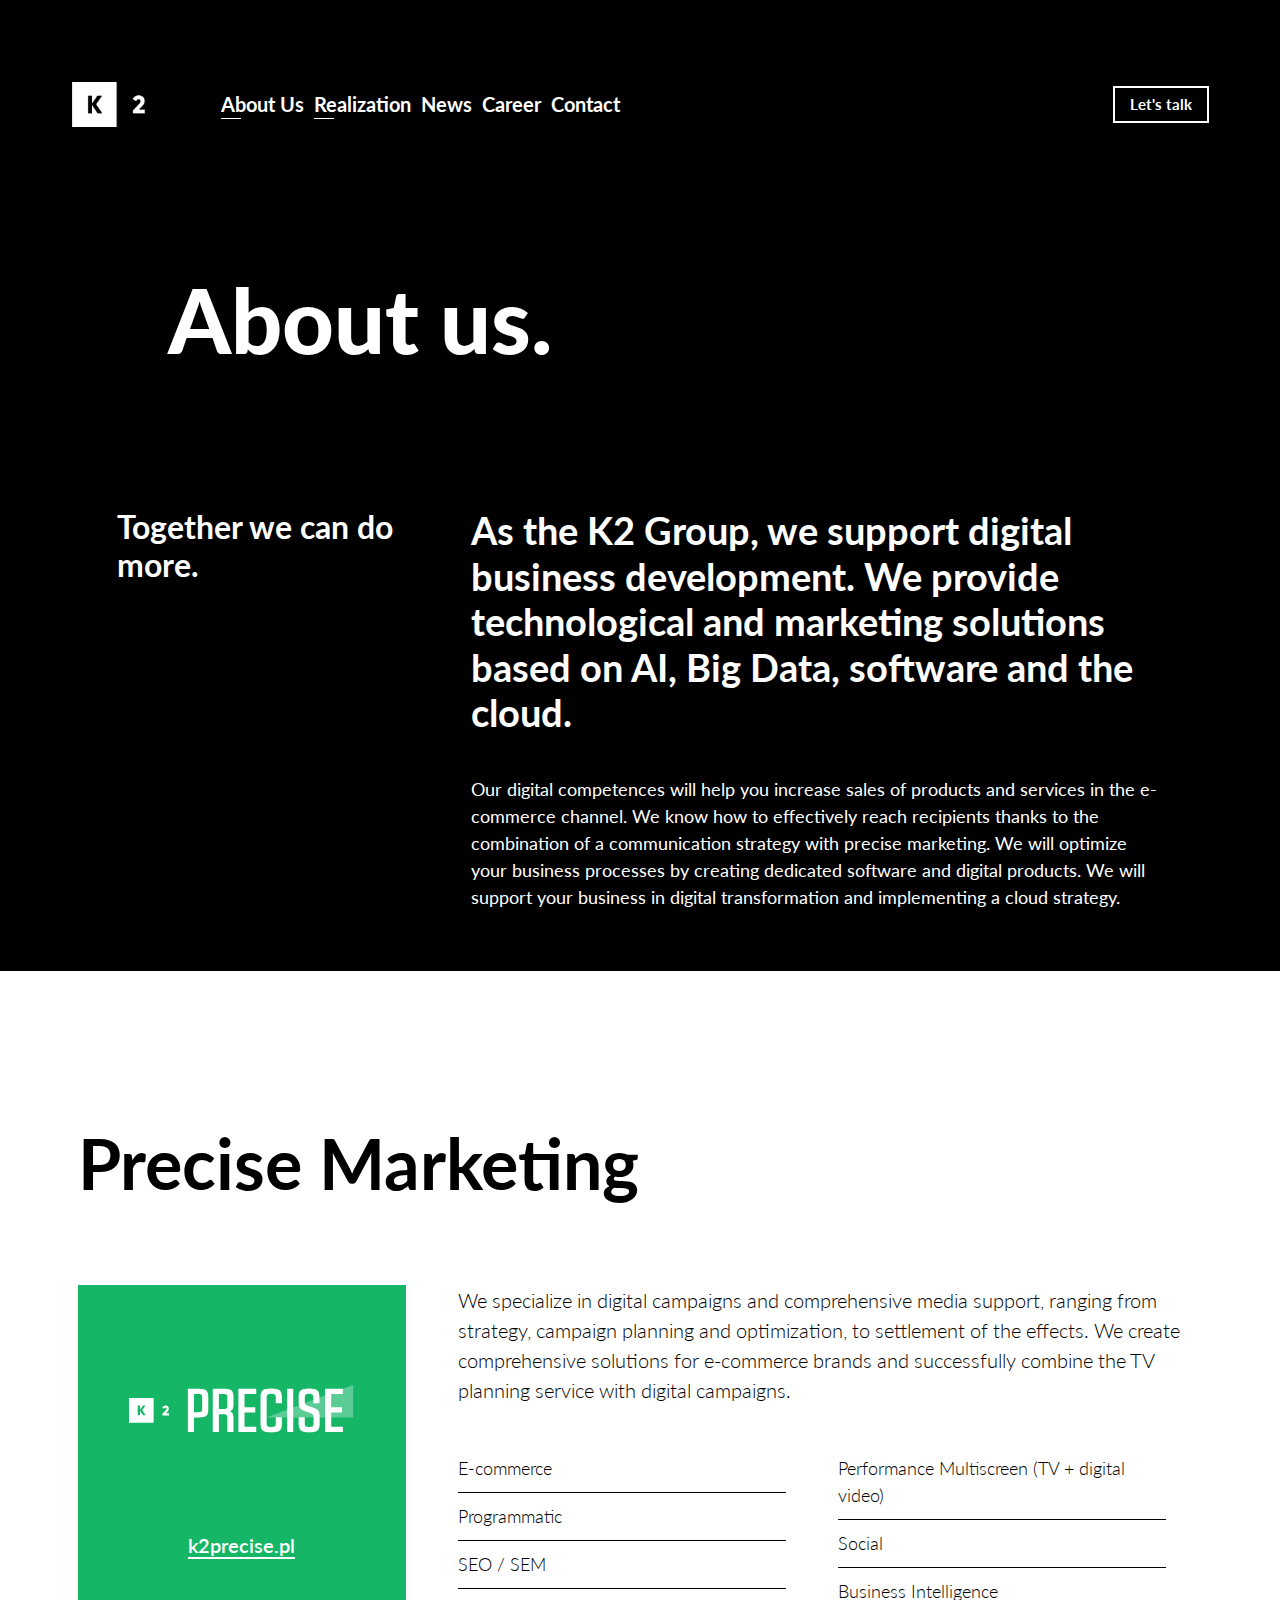
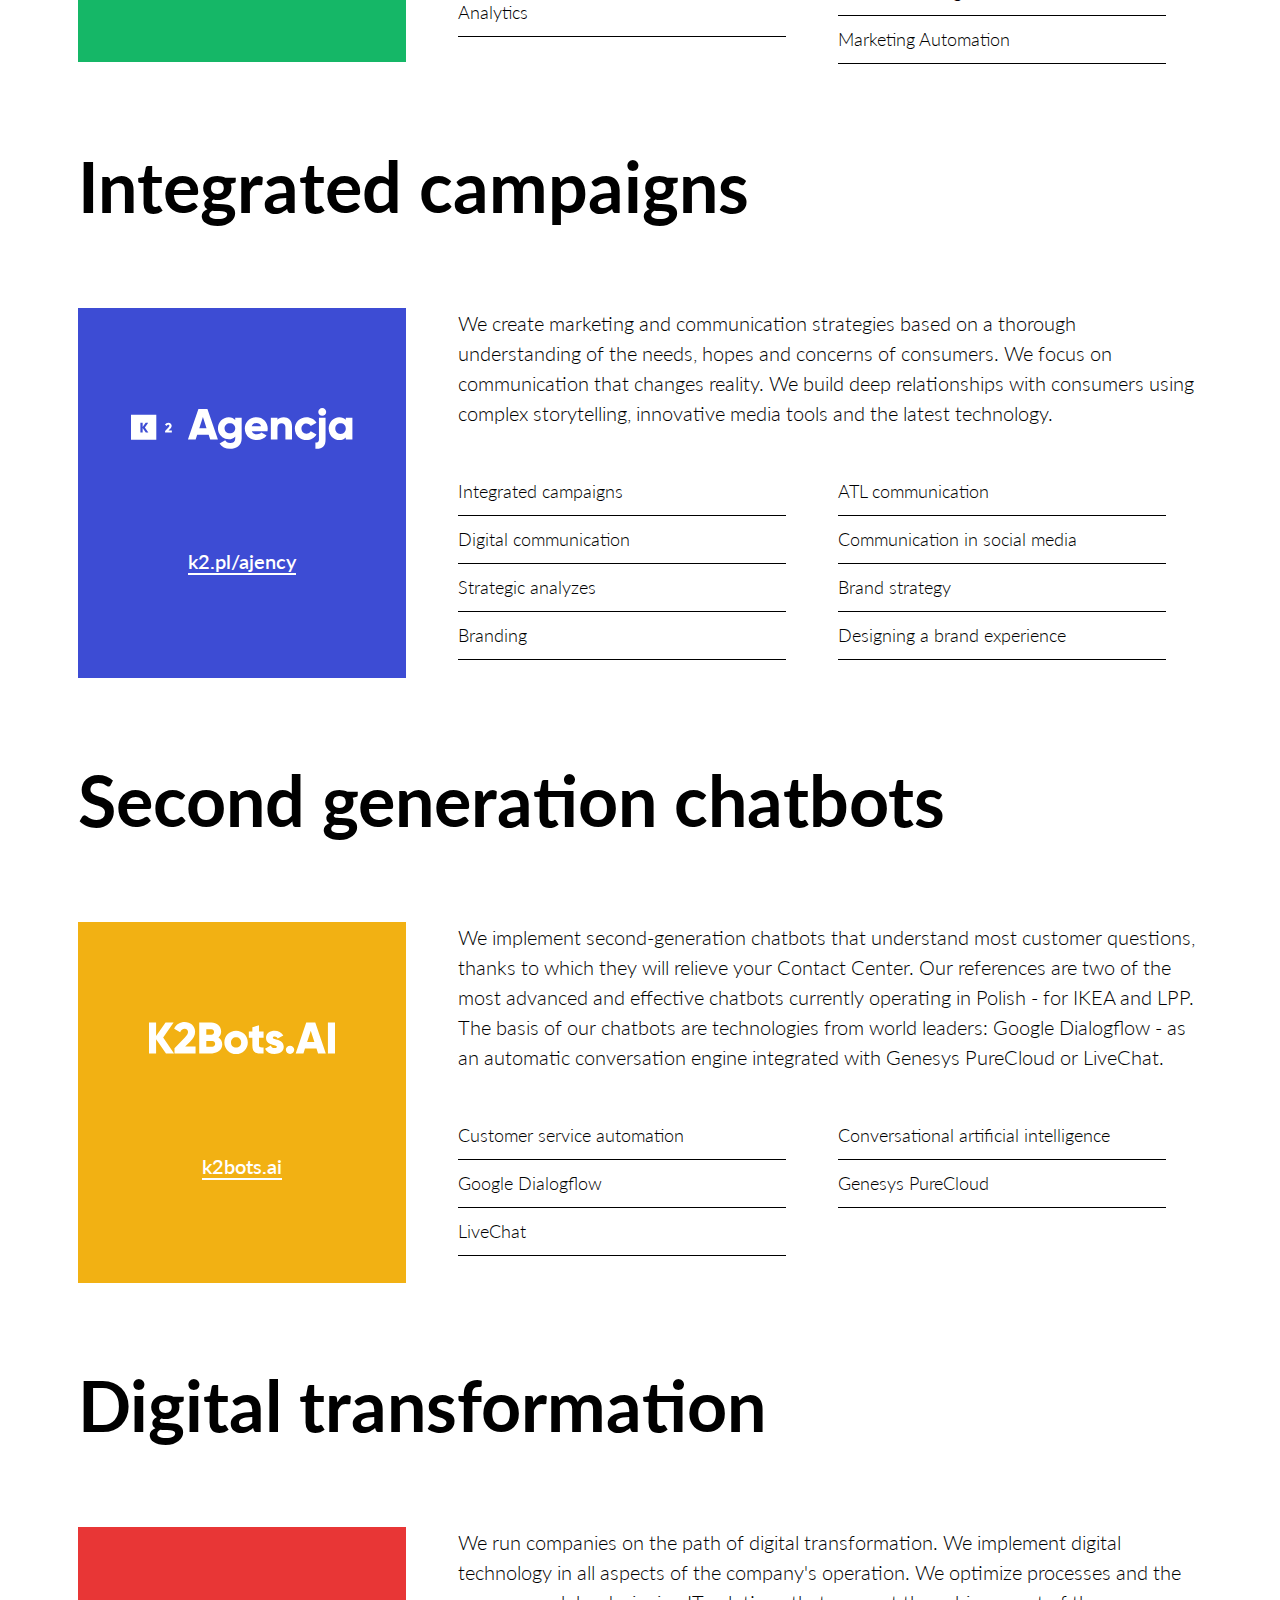
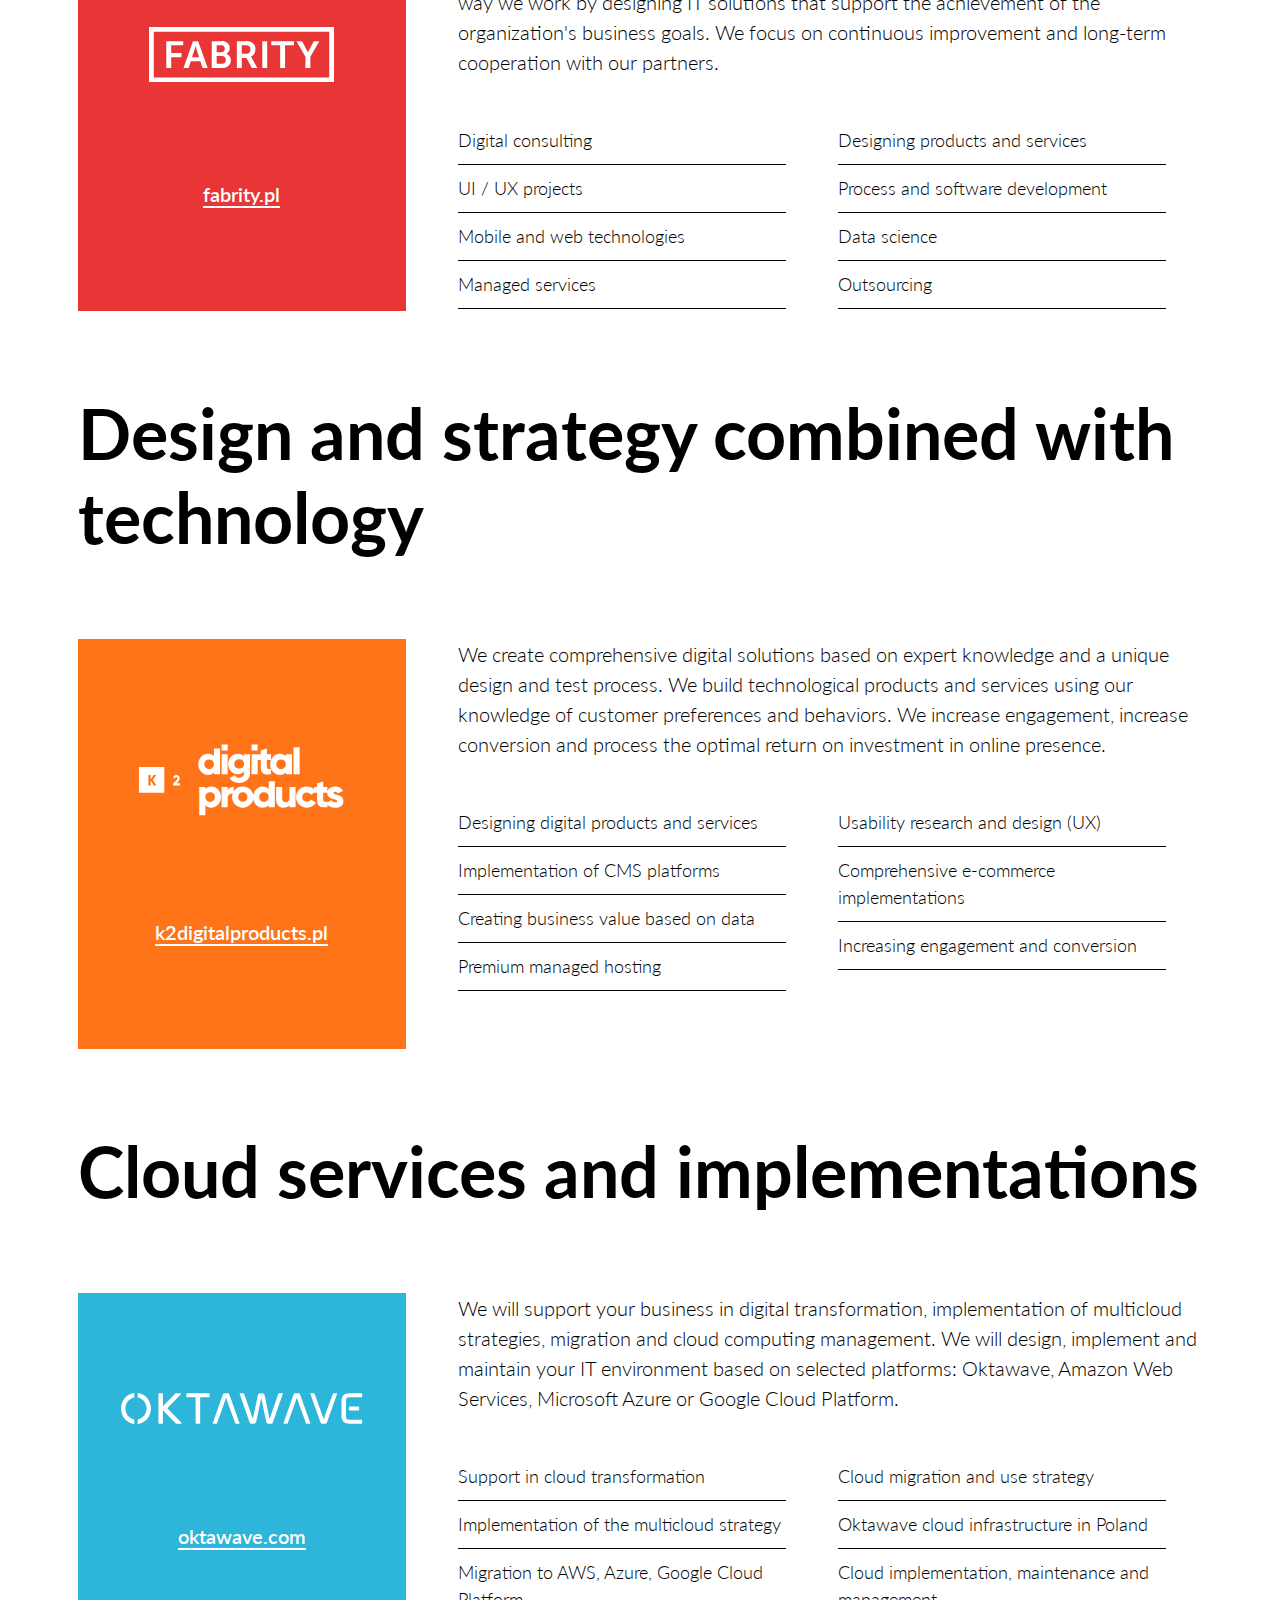
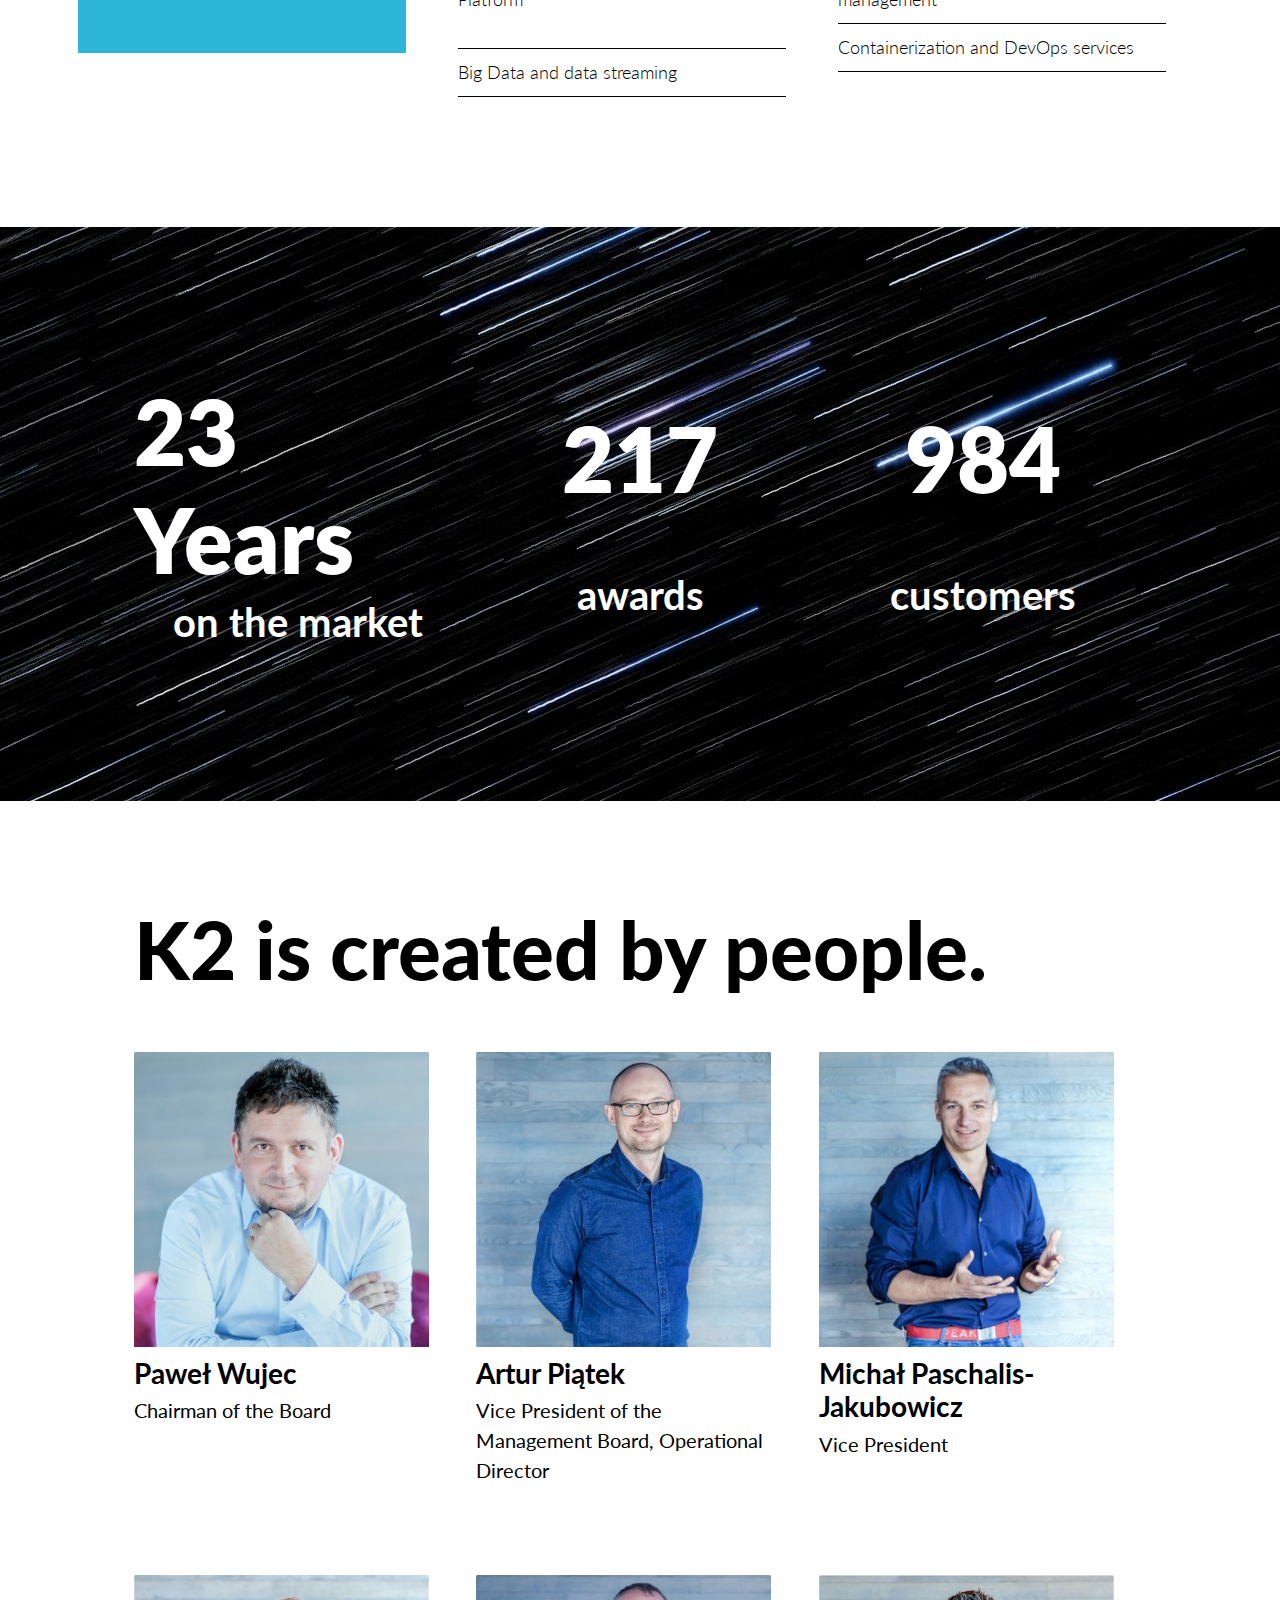
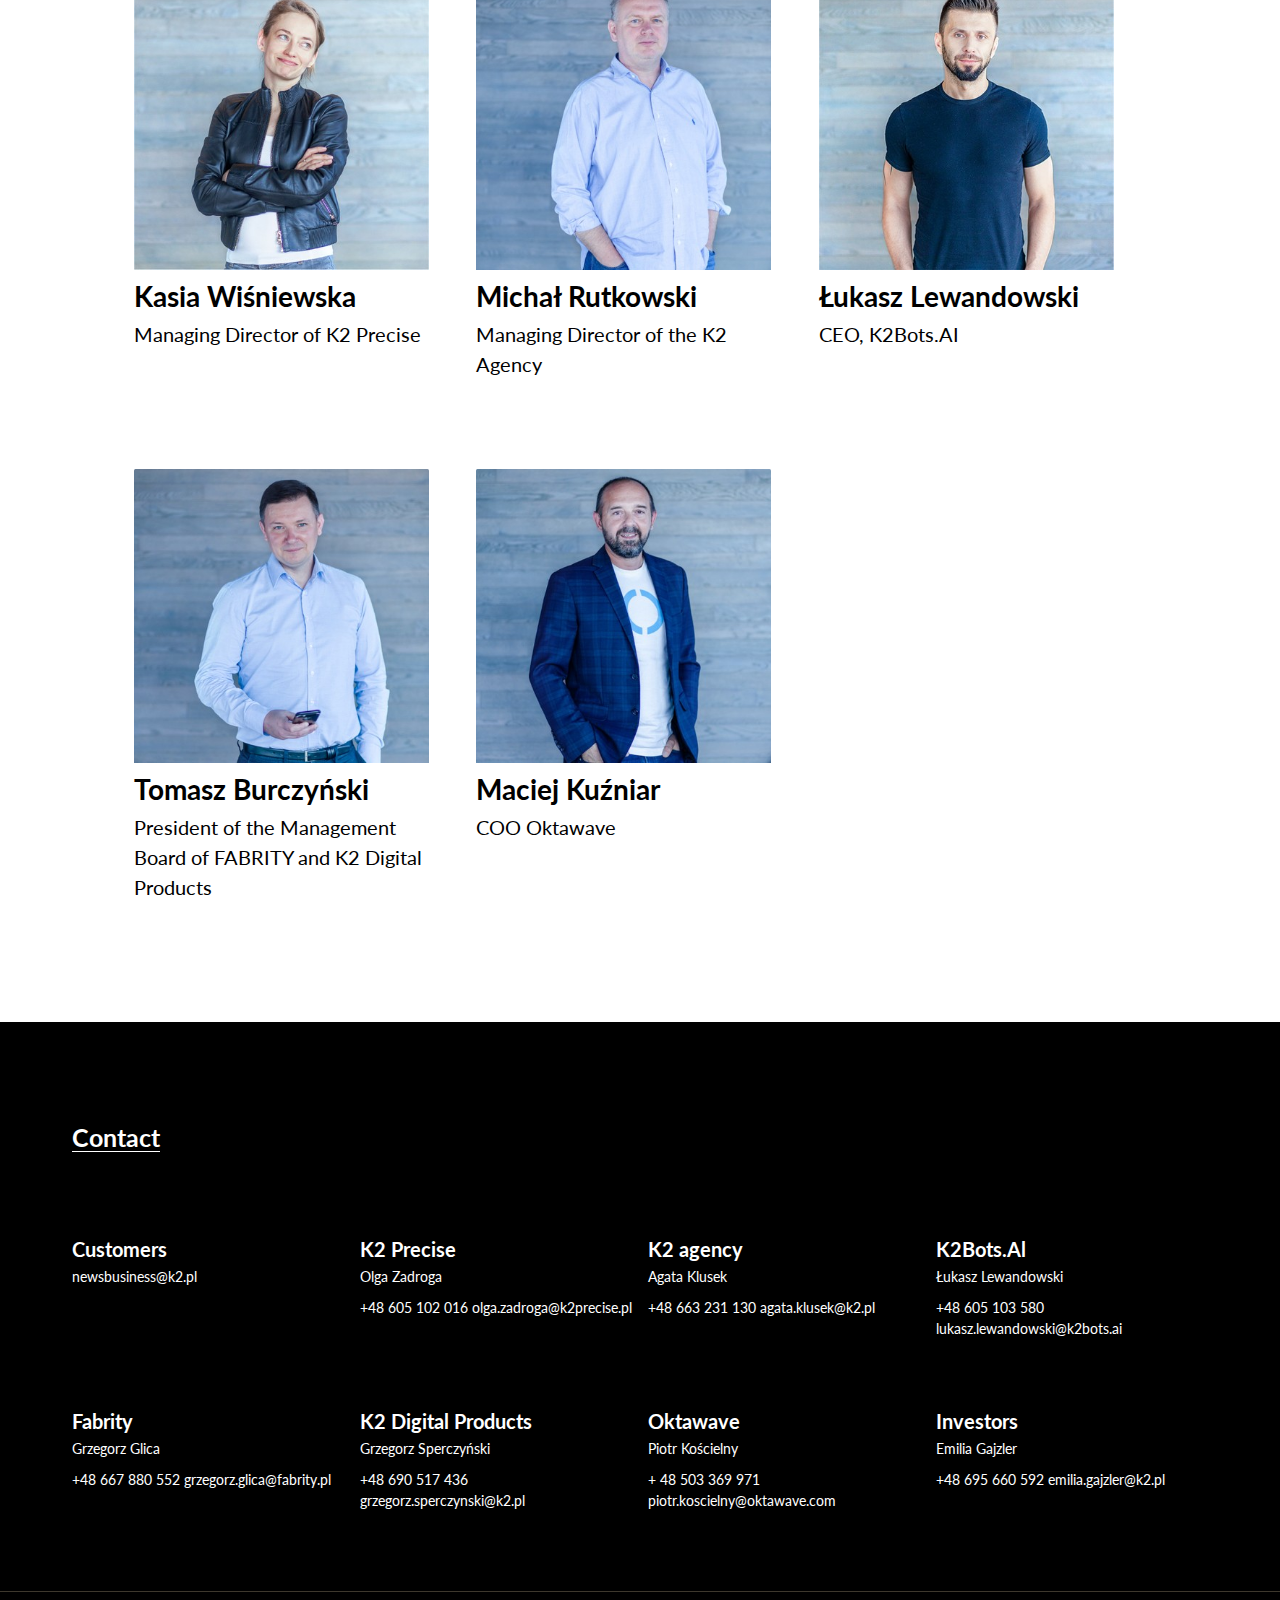
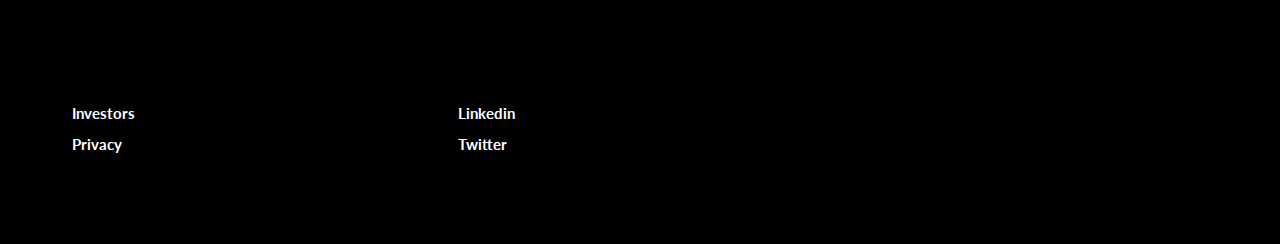
<file: Aboutus.html>
<!DOCTYPE html>
<html lang="en">
<head>
    <meta charset="UTF-8">
    <meta http-equiv="X-UA-Compatible" content="IE=edge">
    <meta name="viewport" content="width=device-width, initial-scale=1.0">
    <title>About us</title>
    <link rel="stylesheet" href="scss/bootstrap.min.css">
    <link rel="stylesheet" href="scss/about.css">
    <link href="https://use.fontawesome.com/releases/v5.0.4/css/all.css" rel="stylesheet">
</head>
<body>
   <!-- banner section  -->
    <section class="banner-section">
       <!-- navbar  -->
        <nav class="navbar navbar-expand-lg navbar-light " id="navbar">
            <div class="container-fluid" id="navbar-container">
               <a class="navbar-brand" href="index.html">
               <img src="images/logo/k2.png" alt="k2.pl logo"/>
               </a>
               <button class="navbar-toggler" type="button" data-bs-toggle="collapse" data-bs-target="#navbarSupportedContent" aria-controls="navbarSupportedContent" aria-expanded="false" aria-label="Toggle navigation">
               <span class="navbar-toggler-icon" id="k2plicon" >
                  <i class="fa fa-bars" id="menubar"></i>
               <i class="fas fa-times" id=menucross></i>
               </span>
               </button>
               <div class="collapse navbar-collapse" id="navbarSupportedContent">
                  <ul class="navbar-nav me-auto mb-2 mb-lg-0">
                     <li class="nav-item">
                        <a class="nav-link active" aria-current="page" href="Aboutus.html">About Us</a>
                     </li>
                     <li class="nav-item">
                        <a class="nav-link active" href="Realization.html">Realization</a>
                     </li>
                     <li class="nav-item">
                        <a class="nav-link" href="news.html">News</a>
                     </li>
                     <li class="nav-item">
                        <a class="nav-link" href="career.html">Career</a>
                     </li>
                     <li class="nav-item">
                        <a class="nav-link" href="contact.html">Contact</a>
                     </li>
                  </ul>
                  <form class="d-flex">
                     <button type="button" class="btn" data-bs-toggle="modal" data-bs-target="#contactqueries">
                        Let's talk
                      </button>
                  </form>
               </div>
            </div>
         </nav>
         <!-- modal  -->
         <div class="modal fade" id="contactqueries" tabindex="-1" aria-labelledby="contactqueriesLabel" aria-hidden="true">
            <div class="modal-dialog">
            <div class="modal-content">
               <button type="button" class="btn-close" data-bs-dismiss="modal" aria-label="Close"></button>
                  <div class="col-lg-11 col-md-11 col-12 contact-modal">
                     <div class="contactqueries-box">
                        <h5>Choose the services that interest you:</h5>
                        <div class="checkbox">
                           <ul class="ks-cboxtags">
                              <li><input type="checkbox" id="checkboxOne" value="Rainbow Dash"><label for="checkboxOne">Rainbow Dash</label></li>
                              <li><input type="checkbox" id="checkboxTwo" value="Cotton Candy"><label for="checkboxTwo">Cotton Candy</label></li>
                              <li><input type="checkbox" id="checkboxThree" value="Rarity" ><label for="checkboxThree">Rarity</label></li>
                              <li><input type="checkbox" id="checkboxFour" value="Moondancer"><label for="checkboxFour">Moondancer</label></li>
                              <li><input type="checkbox" id="checkboxFive" value="Surprise"><label for="checkboxFive">Surprise</label></li>
                              <li><input type="checkbox" id="checkboxSix" value="Twilight Sparkle"><label for="checkboxSix">Twilight
                                             Sparkle</label></li>
                              <li><input type="checkbox" id="checkboxSeven" value="Fluttershy"><label for="checkboxSeven">Fluttershy</label></li>
                              <li><input type="checkbox" id="checkboxEight" value="Derpy Hooves"><label for="checkboxEight">Derpy Hooves</label></li>
                              <li><input type="checkbox" id="checkboxNine" value="Princess Celestia"><label for="checkboxNine">Princess
                                             Celestia</label></li>
                              <li><input type="checkbox" id="checkboxTen" value="Gusty"><label for="checkboxTen">Gusty</label></li>
                              <li class="ks-selected"><input type="checkbox" id="checkboxEleven" value="Discord"><label for="checkboxEleven">Discord</label></li>
                              <li><input type="checkbox" id="checkboxTwelve" value="Clover"><label for="checkboxTwelve">Clover</label></li>
                              <li><input type="checkbox" id="checkboxThirteen" value="Baby Moondancer"><label for="checkboxThirteen">Baby
                                             Moondancer</label></li>
                              <li><input type="checkbox" id="checkboxFourteen" value="Medley"><label for="checkboxFourteen">Medley</label></li>
                              <li><input type="checkbox" id="checkboxFifteen" value="Firefly"><label for="checkboxFifteen">Firefly</label></li>
                           </ul>
                        </div>
                        <form>
                        <div class="form-group">
                        <input type="number" class="form-control" id="exampleInputEmail1" aria-describedby="emailHelp" placeholder="Telephone">
                     </div>
                        <div class="form-group">
                        <input type="email" class="form-control" id="exampleInputPassword1" placeholder="E-mail">
                     </div>
                     <div class="form-group">
                        <textarea class="form-control" placeholder="Message" id="exampleFormControlTextarea1" rows="3"></textarea>
                     </div>
                     <button type="submit" class="btn btn-primary">Send</button>
                        </form>
                     </div>
                  </div>
            </div>
            </div>
         </div>
         <!-- main-section  -->
         <div class="main-section">
            <div class="container-fluid">
               <div class="title-section">
                  <h1>About us.</h1>
               </div>
               <div class="description-section">
                  <div class="row">
                     <div class="col-lg-4 col-md-4 col-12">
                        <h2>Together we can do more.</h2>
                      </div>
                      <div class="col-lg-8 col-md-8 col-12">
                         <h1>As the K2 Group, we support digital business development. We provide technological and marketing solutions based on AI, Big Data, software and the cloud.</h1>
                         <p>Our digital competences will help you increase sales of products and services in the e-commerce channel. We know how to effectively reach recipients thanks to the combination of a communication strategy with precise marketing. We will optimize your business processes by creating dedicated software and digital products. We will support your business in digital transformation and implementing a cloud strategy.</p>
                      </div>
                  </div>
               </div>
            </div>
         </div>
    </section>
    <!-- detais section -->
    <section class="details">
       <div class="container">
          <div class="detais_content">
             <div class="service">
                <div class="service-img">
                  <img src="images/about/logo-precise_1.svg" alt="logo">
                </div>
                <h1>Precise Marketing</h1>
                <div class="row">
                   <div class="col-lg-4 col-md-4 col-12">
                      <div class="img-section green-bg">
                         <div class="img-logo">
                            <img src="images/headerLogos/logo-precise.svg" alt="logo">
                         </div>
                         <div class="img-url">
                            <h2><a href="#">k2precise.pl</a></h2>
                         </div>
                      </div>
                   </div>
                   <div class="col-lg-8 col-md-8 col-12">
                      <div class="service-description-section">
                        <p>We specialize in digital campaigns and comprehensive media support, ranging from strategy, 
                           campaign planning and optimization, to settlement of the effects. We create comprehensive 
                           solutions for e-commerce brands and successfully combine the TV planning service 
                           with digital campaigns.</p>
                       <div class="row">
                          <div class="col-lg-6 col-md-6 col-12">
                             <li>E-commerce</li>
                             <li>Programmatic</li>
                             <li>SEO / SEM</li>
                             <li>Analytics</li>
                          </div>
                          <div class="col-lg-6 col-md-6 col-12">
                             <li>Performance Multiscreen (TV + digital video)</li>
                             <li>Social</li>
                             <li>Business Intelligence</li>
                             <li>Marketing Automation</li>
                          </div>
                       </div>
                      </div>
                   </div>
                </div>
             </div>
             <div class="service">
               <div class="service-img">
                  <img src="images/about/agencja.svg" alt="logo">
                </div>
               <h1>Integrated campaigns</h1>
               <div class="row">
                  <div class="col-lg-4 col-md-4 col-12">
                     <div class="img-section blue-bg">
                        <div class="img-logo">
                           <img src="images/headerLogos/logo-agencja.svg" alt="logo">
                        </div>
                        <div class="img-url">
                           <h2><a href="#">k2.pl/ajency</a></h2>
                        </div>
                     </div>
                  </div>
                  <div class="col-lg-8 col-md-8 col-12">
                     <div class="service-description-section">
                       <p>We create marketing and communication strategies based on a thorough understanding of the needs, hopes and concerns of consumers. We focus on communication that changes reality. We build deep relationships
                           with consumers using complex storytelling, innovative media tools and the latest technology.</p>
                      <div class="row">
                         <div class="col-lg-6 col-md-6 col-12">
                           <li>Integrated campaigns</li>
                           <li>Digital communication</li>
                           <li>Strategic analyzes</li>
                           <li>Branding</li>
                         </div>
                         <div class="col-lg-6 col-md-6 col-12">
                           <li>ATL communication</li>
                           <li>Communication in social media</li>
                           <li>Brand strategy</li>
                           <li>Designing a brand experience</li>
                         </div>
                      </div>
                     </div>
                  </div>
               </div>
            </div>
            <div class="service">
               <div class="service-img">
                  <img src="images/about/k-2-bots-ai.svg" alt="logo">
                </div>
               <h1>Second generation chatbots</h1>
               <div class="row">
                  <div class="col-lg-4 col-md-4 col-12">
                     <div class="img-section yellow-bg">
                        <div class="img-logo">
                           <img src="images/headerLogos/logo-k2-bots-ai.svg" alt="logo">
                        </div>
                        <div class="img-url">
                           <h2><a href="#">k2bots.ai</a></h2>
                        </div>
                     </div>
                  </div>
                  <div class="col-lg-8 col-md-8 col-12">
                     <div class="service-description-section">
                       <p>We implement second-generation chatbots that understand most customer questions, thanks to which they will relieve your Contact Center. Our references are two of the most advanced and effective chatbots currently operating in Polish - for IKEA and LPP.
                        The basis of our chatbots are technologies from world leaders: Google Dialogflow - as an automatic conversation engine integrated with Genesys PureCloud or LiveChat.</p>
                      <div class="row">
                         <div class="col-lg-6 col-md-6 col-12">
                           <li>Customer service automation</li>
                           <li>Google Dialogflow</li>
                           <li>LiveChat</li>
                         </div>
                         <div class="col-lg-6 col-md-6 col-12">
                           <li>Conversational artificial intelligence</li>
                           <li>Genesys PureCloud</li>
                         </div>
                      </div>
                     </div>
                  </div>
               </div>
            </div>
            <div class="service">
               <div class="service-img">
                  <img src="images/about/logo_0.svg" alt="logo">
                </div>
               <h1>Digital transformation</h1>
               <div class="row">
                  <div class="col-lg-4 col-md-4 col-12">
                     <div class="img-section red-bg">
                        <div class="img-logo">
                           <img src="images/headerLogos/logo-fabrity.svg" alt="logo">
                        </div>
                        <div class="img-url">
                           <h2><a href="#">fabrity.pl</a></h2>
                        </div>
                     </div>
                  </div>
                  <div class="col-lg-8 col-md-8 col-12">
                     <div class="service-description-section">
                       <p>We run companies on the path of digital transformation. We implement digital technology in all aspects of the company's operation. We optimize processes and the way we work by designing IT solutions that support the achievement of the organization's business goals. 
                          We focus on continuous improvement and long-term cooperation with our partners.</p>
                      <div class="row">
                         <div class="col-lg-6 col-md-6 col-12">
                              <li>Digital consulting</li>
                              <li>UI / UX projects</li>
                              <li>Mobile and web technologies</li>
                              <li>Managed services</li>
                         </div>
                         <div class="col-lg-6 col-md-6 col-12">
                              <li>Designing products and services</li>
                              <li>Process and software development</li>
                              <li>Data science</li>
                              <li>Outsourcing</li>
                         </div>
                      </div>
                     </div>
                  </div>
               </div>
            </div>
            <div class="service">
               <div class="service-img">
                  <img src="images/about/logo-k-2-dp-copy.svg" alt="logo">
                </div>
               <h1>Design and strategy combined with technology</h1>
               <div class="row">
                  <div class="col-lg-4 col-md-4 col-12">
                     <div class="img-section dyellow-bg">
                        <div class="img-logo">
                           <img src="images/headerLogos/logo-k2-dp.svg" alt="logo">
                        </div>
                        <div class="img-url">
                           <h2><a href="#">k2digitalproducts.pl</a></h2>
                        </div>
                     </div>
                  </div>
                  <div class="col-lg-8 col-md-8 col-12">
                     <div class="service-description-section">
                       <p>We create comprehensive digital solutions based on expert knowledge and a unique design and test process. We build technological products and services using our knowledge of customer preferences and behaviors. We increase engagement,
                           increase conversion and process the optimal return on investment in online presence.</p>
                      <div class="row">
                         <div class="col-lg-6 col-md-6 col-12">
                           <li>Designing digital products and services</li>
                           <li>Implementation of CMS platforms</li>
                           <li>Creating business value based on data</li>
                           <li>Premium managed hosting</li>
                         </div>
                         <div class="col-lg-6 col-md-6 col-12">
                           <li>Usability research and design (UX)</li>
                           <li>Comprehensive e-commerce implementations</li>
                           <li>Increasing engagement and conversion</li>
                         </div>
                      </div>
                     </div>
                  </div>
               </div>
            </div>
            <div class="service">
               <div class="service-img">
                  <img src="images/about/logo-okta_1.svg" alt="logo">
                </div>
               <h1>Cloud services and implementations</h1>
               <div class="row">
                  <div class="col-lg-4 col-md-4 col-12">
                     <div class="img-section sblue-bg">
                        <div class="img-logo">
                           <img src="images/headerLogos/logo-okta.svg" alt="logo">
                        </div>
                        <div class="img-url">
                           <h2><a href="#">oktawave.com</a></h2>
                        </div>
                     </div>
                  </div>
                  <div class="col-lg-8 col-md-8 col-12">
                     <div class="service-description-section">
                       <p>We will support your business in digital transformation, implementation of multicloud strategies, migration and cloud computing management. We will design, implement and maintain your IT environment based on selected platforms: 
                          Oktawave, Amazon Web Services, Microsoft Azure or Google Cloud Platform.</p>
                      <div class="row">
                         <div class="col-lg-6 col-md-6 col-12">
                              <li>Support in cloud transformation</li>
                              <li>Implementation of the multicloud strategy</li>
                              <li style="padding-bottom: 3.5rem;">Migration to AWS, Azure, Google Cloud Platform</li>
                              <li>Big Data and data streaming</li>
                         </div>
                         <div class="col-lg-6 col-md-6 col-12">
                              <li>Cloud migration and use strategy</li>
                              <li>Oktawave cloud infrastructure in Poland</li>
                              <li>Cloud implementation, maintenance and management</li>
                              <li>Containerization and DevOps services</li>
                         </div>
                      </div>
                     </div>
                  </div>
               </div>
            </div>
          </div>
       </div>
    </section>
    <!-- award section  -->
    <section class="award">
       <div class="container">
          <div class="award-content">
             <div class="row award-list">
               <div class="col-lg-4 col-md-4 col-12">
                  <h1>23 Years</h1>
                  <h2>on the market</h2>
                </div>
                <div class="col-lg-4 col-md-4 col-12 award-box">
                   <h1>217</h1>
                   <h2>awards</h2>
               </div>
               <div class="col-lg-4 col-md-4 col-12">
                   <h1>984</h1>
                   <h2>customers</h2>
               </div>
             </div>
          </div>
       </div>
    </section>
    <!-- team section  -->
    <section class="team">
       <div class="container">
          <div class="team-content">
             <h1>K2 is created by people.</h1>
             <div class="team-members">
              <div class="row">
               <div class="col-lg-4 col-md-6 col-12">
                  <div class="card">
                     <img src="images/TeamMembers/pawel-wujec_408x408px_0_0.jpg" class="card-img-top" alt="teammember">
                     <div class="card-body">
                        <h2 class="card-title">Paweł Wujec</h2>
                       <p class="card-text">Chairman of the Board</p>
                     </div>
                   </div>
                </div>
                <div class="col-lg-4 col-md-6 col-12">
                  <div class="card">
                     <img src="images/TeamMembers/arturpiatek_413x413px_0_0.jpg" class="card-img-top" alt="teammember">
                     <div class="card-body">
                        <h2 class="card-title">Artur Piątek</h2>
                       <p class="card-text">Vice President of the Management Board, Operational Director</p>
                     </div>
                   </div>
                </div>
                <div class="col-lg-4 col-md-6 col-12">
                  <div class="card">
                     <img src="images/TeamMembers/michalpaschalis_413x413px_0.jpg" class="card-img-top" alt="teammember">
                     <div class="card-body">
                        <h2 class="card-title">Michał Paschalis-Jakubowicz</h2>
                       <p class="card-text">Vice President</p>
                     </div>
                   </div>
                </div>
                <div class="col-lg-4 col-md-6 col-12">
                  <div class="card">
                     <img src="images/TeamMembers/KasiaWisniewska.jpg" class="card-img-top" alt="teammember">
                     <div class="card-body">
                        <h2 class="card-title">Kasia Wiśniewska</h2>
                       <p class="card-text">Managing Director of K2 Precise</p>
                     </div>
                   </div>
                </div>
                <div class="col-lg-4 col-md-6 col-12">
                  <div class="card">
                     <img src="images/TeamMembers/Michal.jpg" class="card-img-top" alt="teammember">
                     <div class="card-body">
                        <h2 class="card-title">Michał Rutkowski</h2>
                       <p class="card-text">Managing Director of the K2 Agency</p>
                     </div>
                   </div>
                </div>
                <div class="col-lg-4 col-md-6 col-12">
                  <div class="card">
                     <img src="images/TeamMembers/LukaszLewandowski_1.jpg" class="card-img-top" alt="teammember">
                     <div class="card-body">
                        <h2 class="card-title">Łukasz Lewandowski</h2>
                       <p class="card-text">CEO, K2Bots.AI</p>
                     </div>
                   </div>
                </div>
                <div class="col-lg-4 col-md-6 col-12">
                  <div class="card">
                     <img src="images/TeamMembers/Tomasz.jpg" class="card-img-top" alt="teammember">
                     <div class="card-body">
                        <h2 class="card-title">Tomasz Burczyński</h2>
                       <p class="card-text">President of the Management Board of FABRITY and K2 Digital Products</p>
                     </div>
                   </div>
                </div>
                <div class="col-lg-4 col-md-6 col-12">
                  <div class="card">
                     <img src="images/TeamMembers/Maciej.jpg" class="card-img-top" alt="teammember">
                     <div class="card-body">
                        <h2 class="card-title">Maciej Kuźniar</h2>
                       <p class="card-text">COO Oktawave</p>
                     </div>
                   </div>
                </div>
              </div>
            </div>
          </div>
       </div>
    </section>
     <!-- contact section  -->
     <section class="contact">
      <div class="container-fluid">
         <h1><a href="contact.html">Contact</a></h1>
         <div class="contact-content">
          <div class="row">
             <div class="col-lg-3 col-md-6 col-12 contact-box">
                <h3>Customers</h3>
                <p>newsbusiness@k2.pl</p>
             </div>
             <div class="col-lg-3 col-md-6 col-12 contact-box">
                <h3>K2 Precise</h3>
                <p>Olga Zadroga</p>
                <p>+48 605 102 016 olga.zadroga@k2precise.pl</p>
             </div>
             <div class="col-lg-3 col-md-6 col-12 contact-box">
                <h3>K2 agency</h3>
                <p>Agata Klusek</p>
                <p>+48 663 231 130 agata.klusek@k2.pl</p>
             </div>
             <div class="col-lg-3 col-md-6 col-12 contact-box">
                <h3>K2Bots.Al</h3>
                <p>Łukasz Lewandowski</p>
                <p>+48 605 103 580 lukasz.lewandowski@k2bots.ai</p>
             </div>
             <div class="col-lg-3 col-md-6 col-12 contact-box">
                <h3>Fabrity</h3>
                <p>Grzegorz Glica</p>
                <p>+48 667 880 552 grzegorz.glica@fabrity.pl</p>
             </div>
             <div class="col-lg-3 col-md-6 col-12 contact-box">
                <h3>K2 Digital Products</h3>
                <p>Grzegorz Sperczyński</p>
                <p>+48 690 517 436 grzegorz.sperczynski@k2.pl</p>
             </div>
             <div class="col-lg-3 col-md-6 col-12 contact-box">
                <h3>Oktawave</h3>
                <p>Piotr Kościelny</p>
                <p>+ 48 503 369 971 piotr.koscielny@oktawave.com</p>
             </div>
             <div class="col-lg-3 col-md-6 col-12 contact-box">
                <h3>Investors</h3>
                <p>Emilia Gajzler</p>
                <p>+48 695 660 592 emilia.gajzler@k2.pl</p>
             </div>
          </div>
         </div>
      </div>
      <hr style="color: wheat;">
   </section>
   <!-- footer section  -->
   <section class="footer">
     <div class="container-fluid">
       <div class="footer-content">
          <div class="col-lg-8 col-md-12 col-12">
             <div class="row">
                <div class="col-lg-6 col-md-12 col-12">
                   <h3><a href="#">Investors</a></h3>
                </div>
                <div class="col-lg-6 col-md-12 col-12">
                 <h3><a href="#">Linkedin</a></h3>
              </div>
              <div class="col-lg-6 col-md-12 col-12">
                 <h3><a href="#">Privacy</a></h3>
              </div>
              <div class="col-lg-6 col-md-12 col-12">
                 <h3><a href="#">Twitter</a></h3>
              </div>
             </div>
          </div>
       </div>
     </div>
   </section>
</body>
<script src="js/bootstrap.bundle.min.js"></script>
<script src="js/main.js"></script>
</html>
</file>
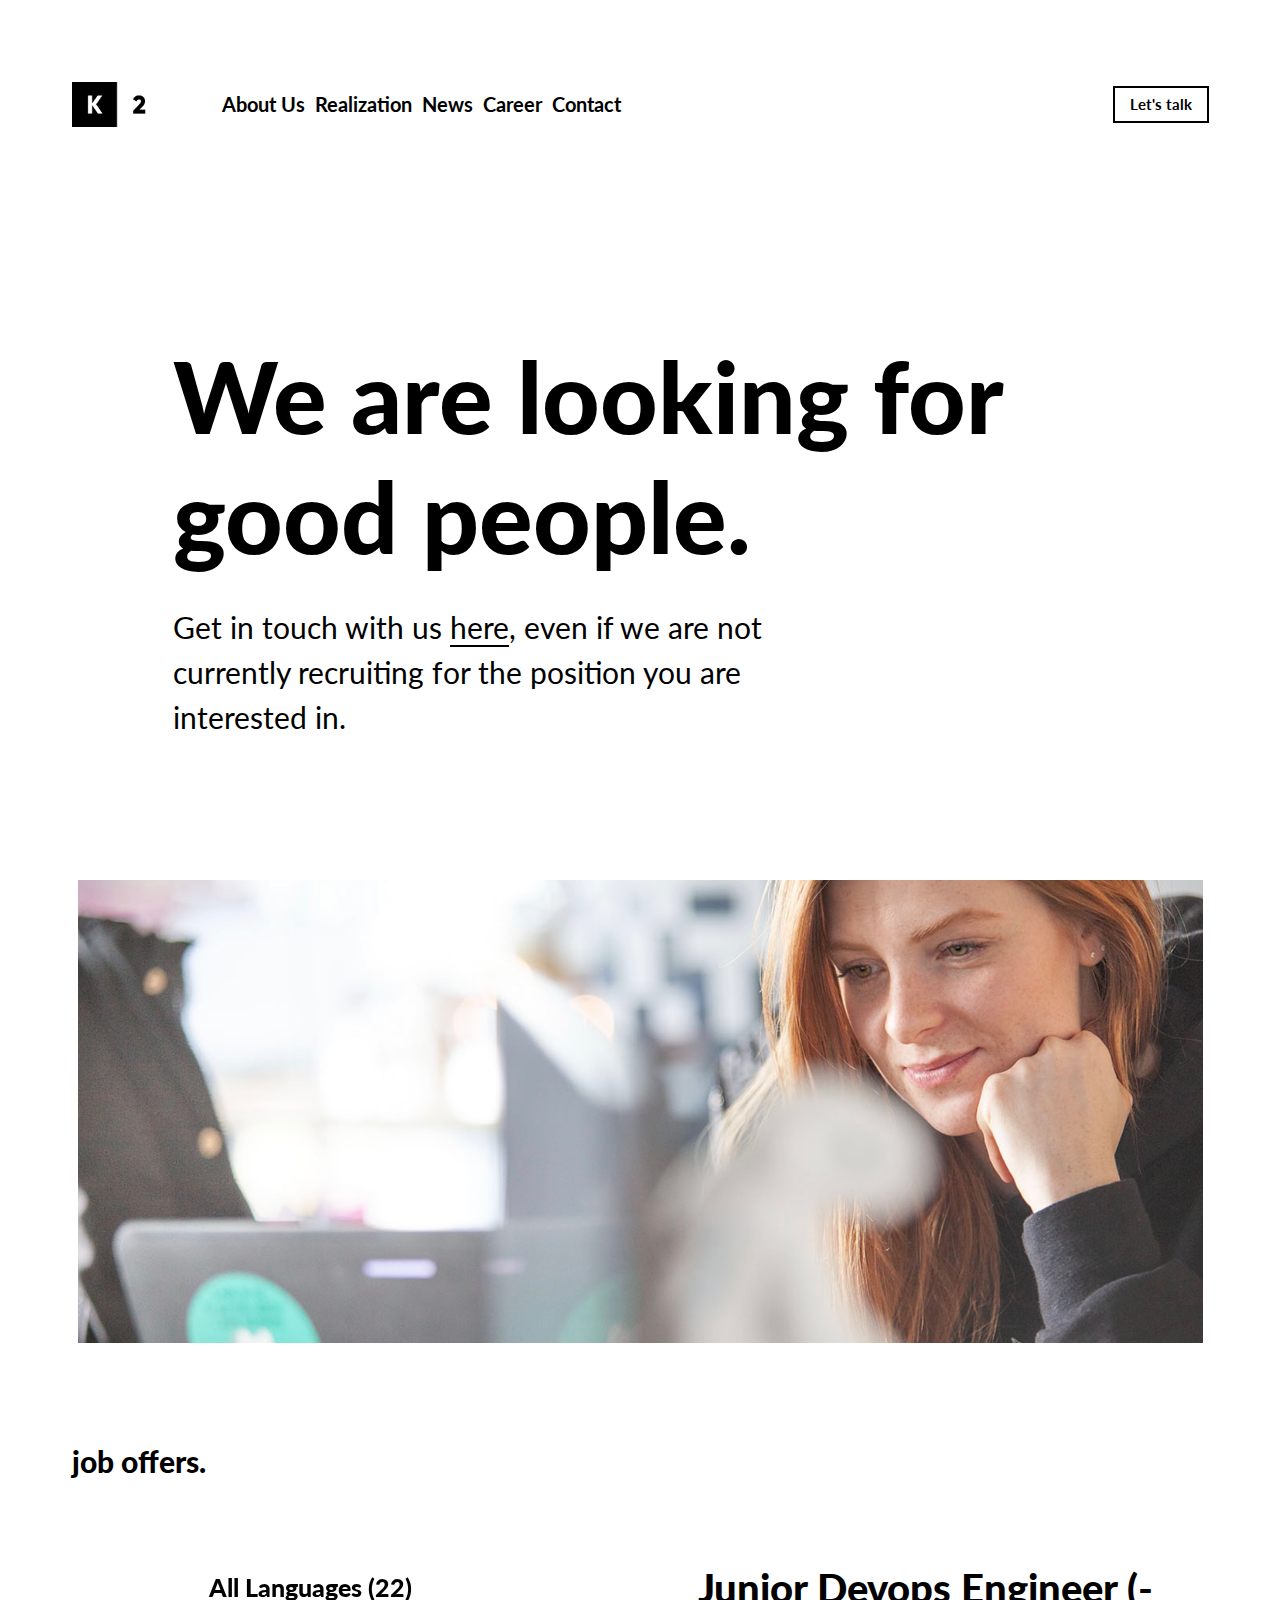
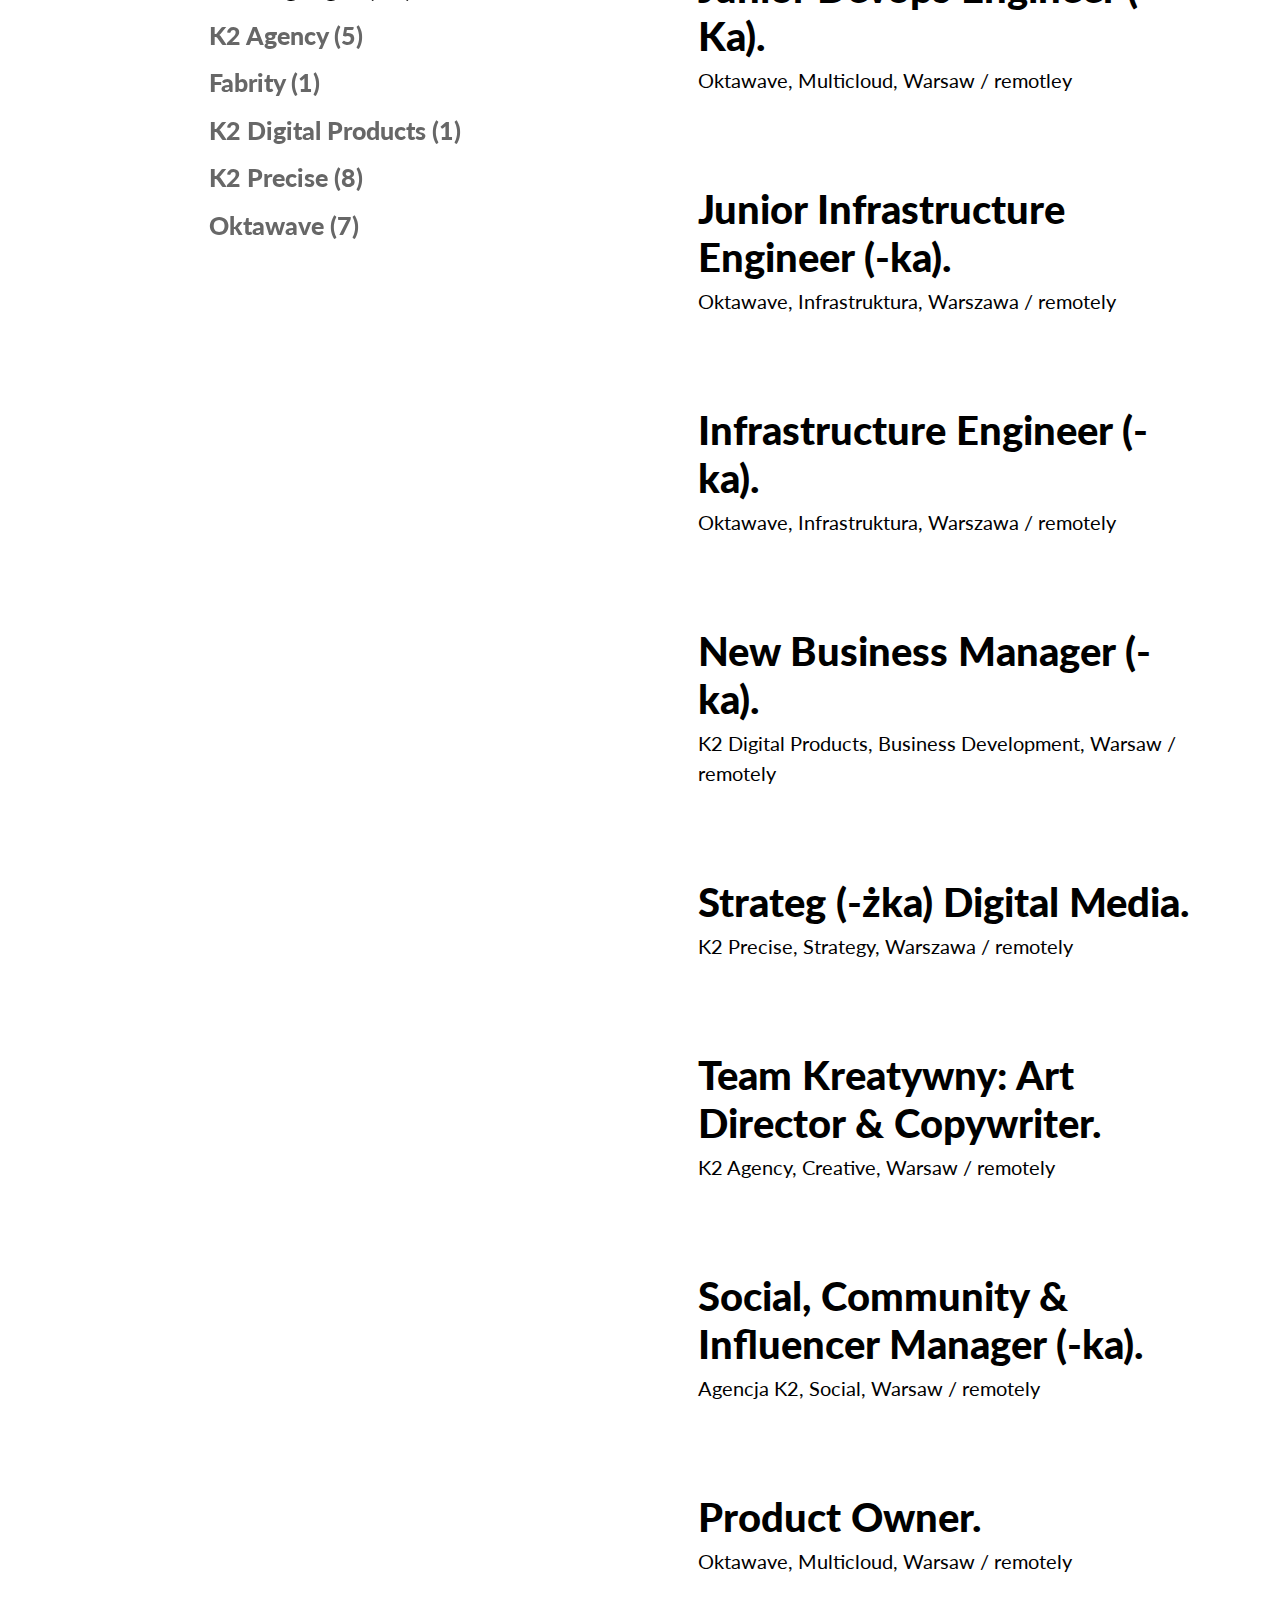
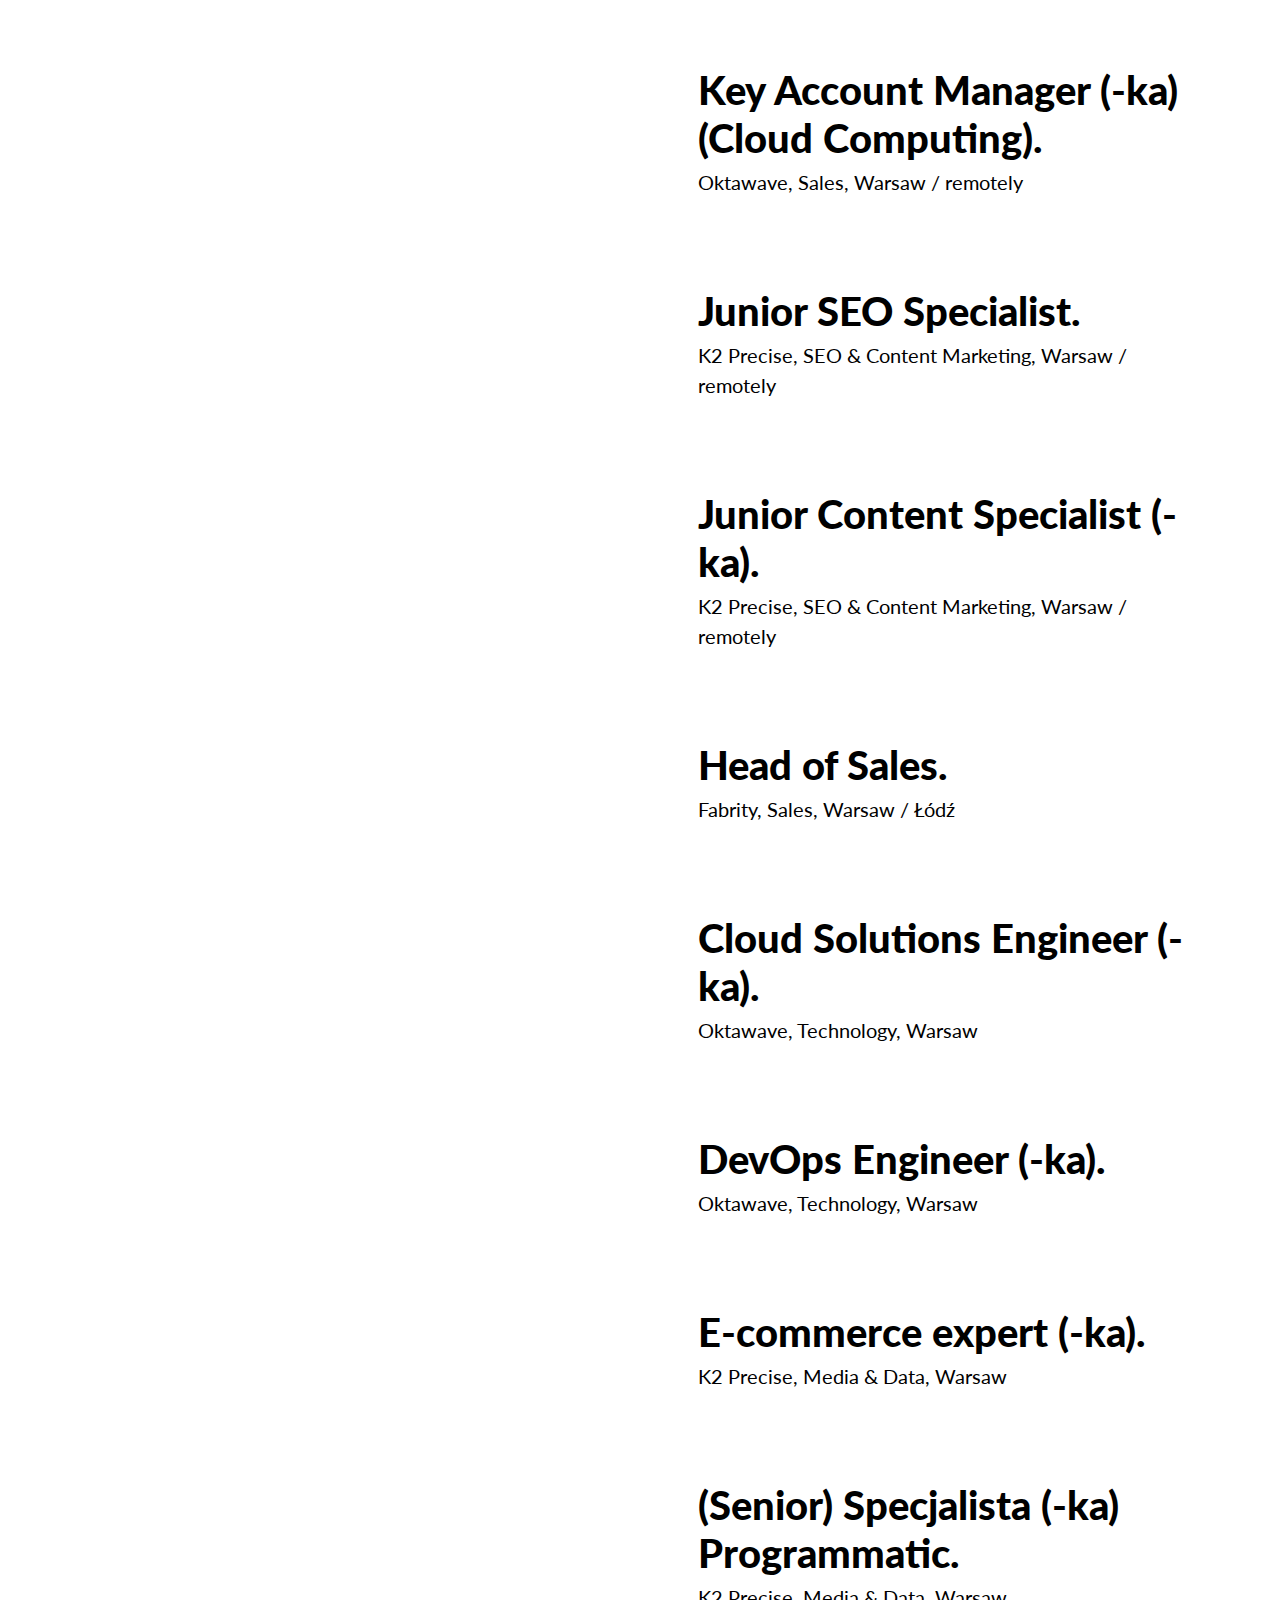
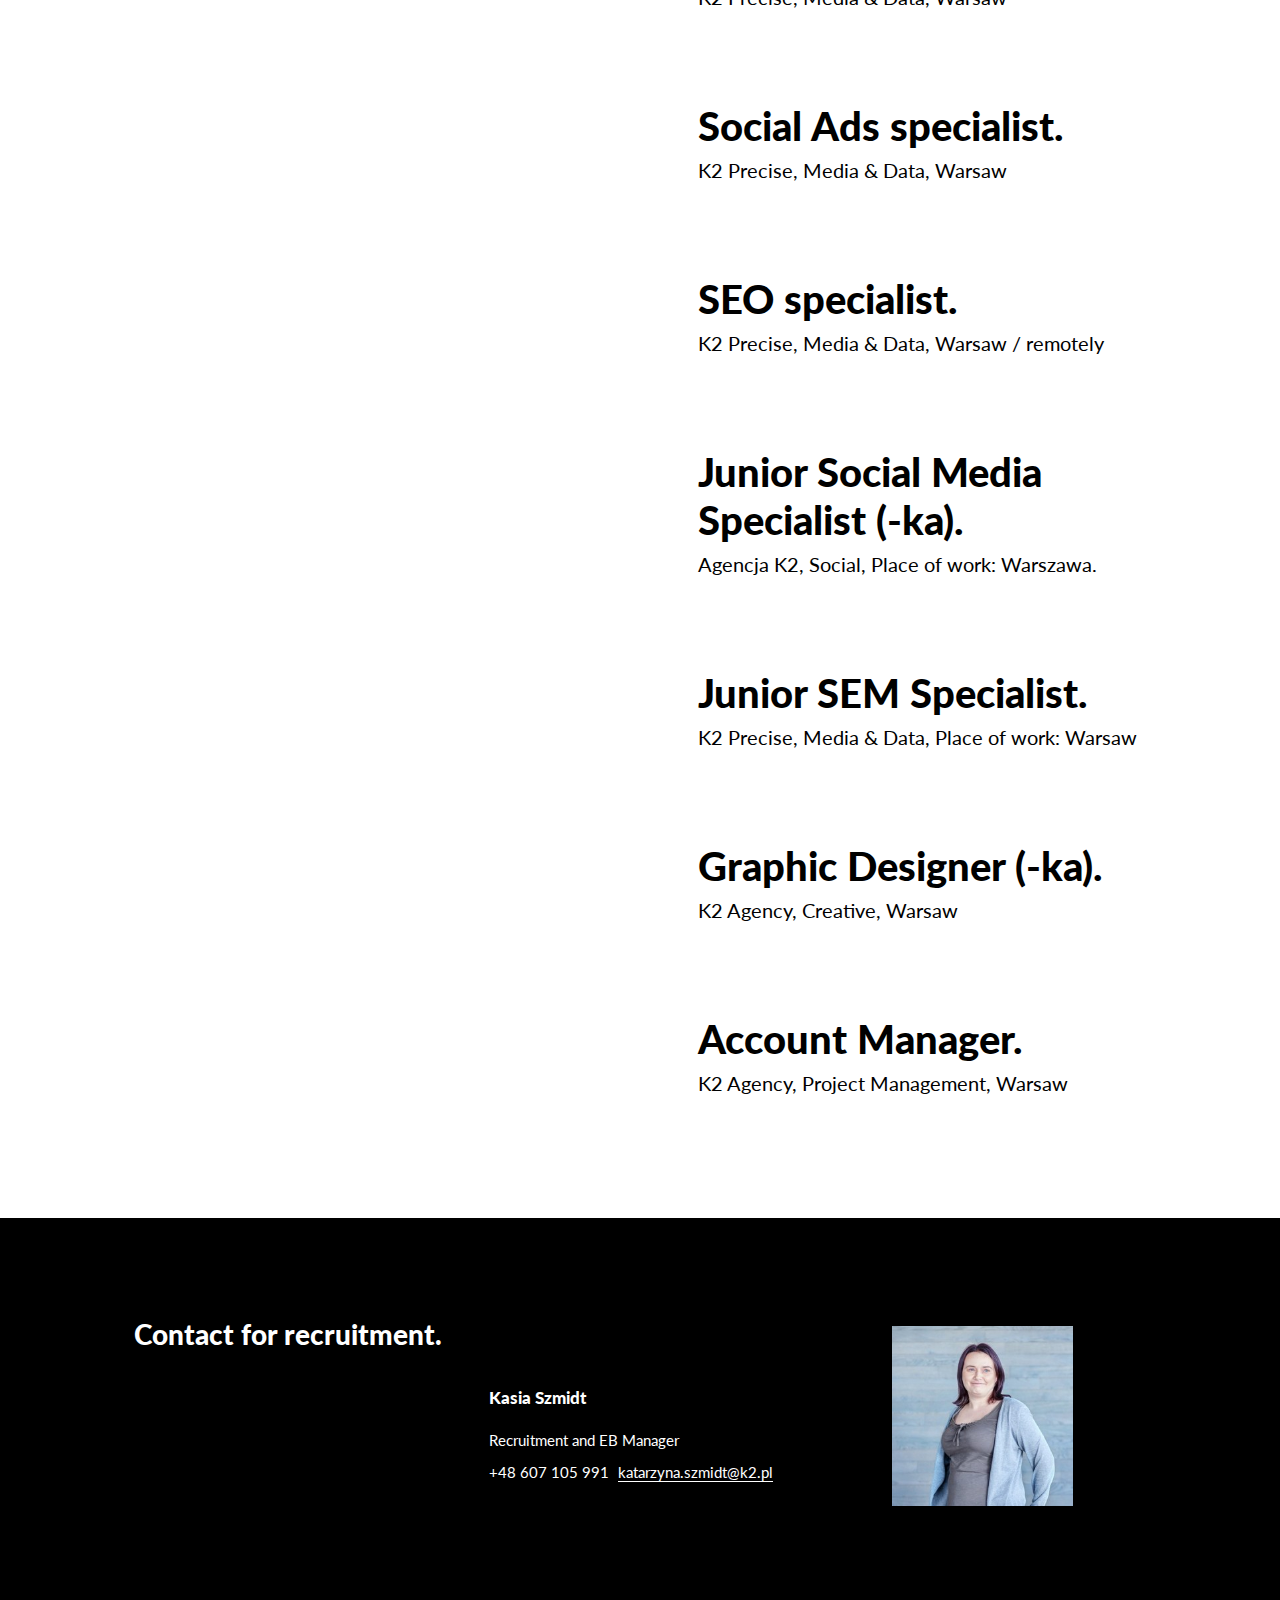
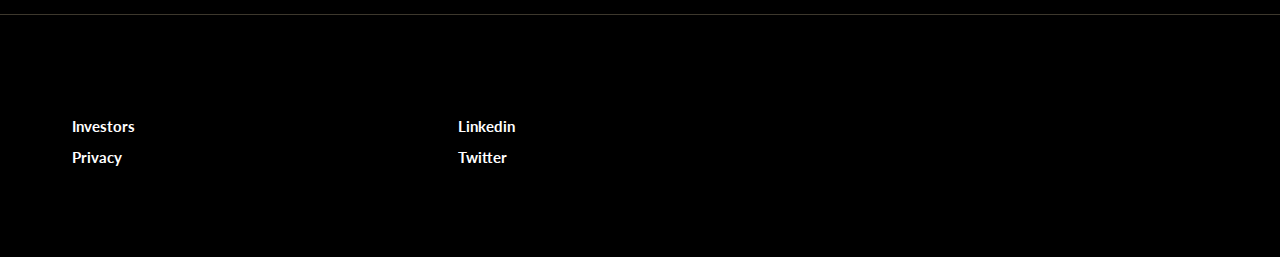
<file: career.html>
<!DOCTYPE html>
<html lang="en">
<head>
    <meta charset="UTF-8">
    <meta http-equiv="X-UA-Compatible" content="IE=edge">
    <meta name="viewport" content="width=device-width, initial-scale=1.0">
    <title>career</title>
    <link rel="stylesheet" href="scss/bootstrap.min.css"> 
    <link rel="stylesheet" href="scss/career.css">
    <link href="https://use.fontawesome.com/releases/v5.0.4/css/all.css" rel="stylesheet">
</head>
<body>
    <!-- banner section  -->
    <section class="banner-section">
        <!-- navbar  -->
         <nav class="navbar navbar-expand-lg navbar-light" id="navbar">
             <div class="container-fluid" id="navbar-container">
                <a class="navbar-brand" href="index.html">
                <img src="images/logo/K2_logo_2018.png" alt="k2.pl logo" id="k2logo"/>
                </a>
                <button class="navbar-toggler" type="button" data-bs-toggle="collapse" data-bs-target="#navbarSupportedContent" aria-controls="navbarSupportedContent" aria-expanded="false" aria-label="Toggle navigation">
                <span class="navbar-toggler-icon" id="k2plicon" >
                  <i class="fa fa-bars" id="menubar"></i>
               <i class="fas fa-times" id=menucross></i>
                </span>
                </button>
                <div class="collapse navbar-collapse" id="navbarSupportedContent">
                   <ul class="navbar-nav me-auto mb-2 mb-lg-0">
                      <li class="nav-item">
                         <a class="nav-link active" aria-current="page" href="Aboutus.html">About Us</a>
                      </li>
                      <li class="nav-item">
                         <a class="nav-link active" href="Realization.html">Realization</a>
                      </li>
                      <li class="nav-item">
                         <a class="nav-link" href="news.html">News</a>
                      </li>
                      <li class="nav-item">
                         <a class="nav-link" href="career.html">Career</a>
                      </li>
                      <li class="nav-item">
                         <a class="nav-link" href="contact.html">Contact</a>
                      </li>
                   </ul>
                   <form class="d-flex">
                     <button type="button" class="btn" data-bs-toggle="modal" data-bs-target="#contactqueries">
                        Let's talk
                      </button>
                   </form>
                </div>
             </div>
          </nav>
          <!-- modal  -->
         <div class="modal fade" id="contactqueries" tabindex="-1" aria-labelledby="contactqueriesLabel" aria-hidden="true">
            <div class="modal-dialog">
            <div class="modal-content">
               <button type="button" class="btn-close" data-bs-dismiss="modal" aria-label="Close"></button>
                  <div class="col-lg-11 col-md-11 col-12 contact-modal">
                     <div class="contactqueries-box">
                        <h5>Choose the services that interest you:</h5>
                        <div class="checkbox">
                           <ul class="ks-cboxtags">
                              <li><input type="checkbox" id="checkboxOne" value="Rainbow Dash"><label for="checkboxOne">Rainbow Dash</label></li>
                              <li><input type="checkbox" id="checkboxTwo" value="Cotton Candy"><label for="checkboxTwo">Cotton Candy</label></li>
                              <li><input type="checkbox" id="checkboxThree" value="Rarity" ><label for="checkboxThree">Rarity</label></li>
                              <li><input type="checkbox" id="checkboxFour" value="Moondancer"><label for="checkboxFour">Moondancer</label></li>
                              <li><input type="checkbox" id="checkboxFive" value="Surprise"><label for="checkboxFive">Surprise</label></li>
                              <li><input type="checkbox" id="checkboxSix" value="Twilight Sparkle"><label for="checkboxSix">Twilight
                                             Sparkle</label></li>
                              <li><input type="checkbox" id="checkboxSeven" value="Fluttershy"><label for="checkboxSeven">Fluttershy</label></li>
                              <li><input type="checkbox" id="checkboxEight" value="Derpy Hooves"><label for="checkboxEight">Derpy Hooves</label></li>
                              <li><input type="checkbox" id="checkboxNine" value="Princess Celestia"><label for="checkboxNine">Princess
                                             Celestia</label></li>
                              <li><input type="checkbox" id="checkboxTen" value="Gusty"><label for="checkboxTen">Gusty</label></li>
                              <li class="ks-selected"><input type="checkbox" id="checkboxEleven" value="Discord"><label for="checkboxEleven">Discord</label></li>
                              <li><input type="checkbox" id="checkboxTwelve" value="Clover"><label for="checkboxTwelve">Clover</label></li>
                              <li><input type="checkbox" id="checkboxThirteen" value="Baby Moondancer"><label for="checkboxThirteen">Baby
                                             Moondancer</label></li>
                              <li><input type="checkbox" id="checkboxFourteen" value="Medley"><label for="checkboxFourteen">Medley</label></li>
                              <li><input type="checkbox" id="checkboxFifteen" value="Firefly"><label for="checkboxFifteen">Firefly</label></li>
                           </ul>
                        </div>
                        <form>
                        <div class="form-group">
                        <input type="number" class="form-control" id="exampleInputEmail1" aria-describedby="emailHelp" placeholder="Telephone">
                     </div>
                        <div class="form-group">
                        <input type="email" class="form-control" id="exampleInputPassword1" placeholder="E-mail">
                     </div>
                     <div class="form-group">
                        <textarea class="form-control" placeholder="Message" id="exampleFormControlTextarea1" rows="3"></textarea>
                     </div>
                     <button type="submit" class="btn btn-primary">Send</button>
                        </form>
                     </div>
                  </div>
            </div>
            </div>
         </div>
          <!-- main-section  -->
          <div class="main-section">
             <div class="container">
                <div class="col-lg-8 col-md-12 col-12 title-section">
                  <h1>We are looking for good people.</h1>
                  <div class="col-lg-8 col-md-12 col-12">
                    <p>Get in touch with us <a href="#">here</a>, even if we are not currently recruiting for the position you are interested in.</p>
                  </div>
                </div>
             </div>
          </div>
     </section>

     <!-- image section  -->
     <section class="image-section">
         <div class="container">
             <div class="img-content">
                 <img src="images/career/girl.jpg" alt="girl">
             </div>
         </div>
     </section>

     <!-- job section  -->
    <section class="career">
        <div class="container-fluid">
          <h1><a href="#">job offers.</a></h1>
          <div class="career-content">
             <div class="container">
                <div class="d-flex align-items-start">
                   <div class="nav flex-column nav-pills me-3" id="v-pills-tab" role="tablist" aria-orientation="vertical">
                     <button class="nav-link active" id="v-pills-allk2-tab" data-bs-toggle="pill" data-bs-target="#v-pills-allk2" type="button" role="tab" aria-controls="v-pills-home" aria-selected="true">All Languages (22)</button>
                     <button class="nav-link" id="v-pills-ajencyk2-tab" data-bs-toggle="pill" data-bs-target="#v-pills-ajencyk2" type="button" role="tab" aria-controls="v-pills-profile" aria-selected="false">K2 Agency (5)</buttona>
                     <button class="nav-link" id="v-pills-fabrityk2-tab" data-bs-toggle="pill" data-bs-target="#v-pills-fabrityk2" type="button" role="tab" aria-controls="v-pills-messages" aria-selected="false">Fabrity (1)</button>
                     <button class="nav-link" id="v-pills-digitalk2-tab" data-bs-toggle="pill" data-bs-target="#v-pills-digitalk2" type="button" role="tab" aria-controls="v-pills-settings" aria-selected="false">K2 Digital Products (1)</button>
                     <button class="nav-link" id="v-pills-precisek2-tab" data-bs-toggle="pill" data-bs-target="#v-pills-precisek2" type="button" role="tab" aria-controls="v-pills-settings" aria-selected="false">K2 Precise (8)</button>
                     <button class="nav-link" id="v-pills-oktawavek2-tab" data-bs-toggle="pill" data-bs-target="#v-pills-oktawavek2" type="button" role="tab" aria-controls="v-pills-settings" aria-selected="false">Oktawave (7)</button>
                   </div>
                   <div class="tab-content" id="v-pills-tabContent">
                     <div class="tab-pane fade show active" id="v-pills-allk2" role="tabpanel" aria-labelledby="v-pills-home-tab">
                        <div class="career-description">
                           <div class="career-info">
                              <h1><a href="#">Junior Devops Engineer (-Ka).</a></h1>
                              <p>Oktawave, Multicloud, Warsaw / remotley</p>
                           </div>
                           <div class="career-info">
                            <h1><a href="#">Junior Infrastructure Engineer (-ka).</a></h1>
                            <p>Oktawave, Infrastruktura, Warszawa / remotely</p>
                         </div>
                         <div class="career-info">
                            <h1><a href="#">Infrastructure Engineer (-ka).</a></h1>
                            <p>Oktawave, Infrastruktura, Warszawa / remotely</p>
                         </div>
                         <div class="career-info">
                            <h1><a href="#">New Business Manager (-ka).</a></h1>
                            <p>K2 Digital Products, Business Development, Warsaw / remotely</p>
                         </div>
                         <div class="career-info">
                            <h1><a href="#">Strateg (-żka) Digital Media.</a></h1>
                            <p>K2 Precise, Strategy, Warszawa / remotely</p>
                         </div>
                         <div class="career-info">
                            <h1><a href="#">Team Kreatywny: Art Director & Copywriter.</a></h1>
                            <p>K2 Agency, Creative, Warsaw / remotely</p>
                         </div>
                         <div class="career-info">
                            <h1><a href="#">Social, Community & Influencer Manager (-ka).</a></h1>
                            <p>Agencja K2, Social, Warsaw / remotely</p>
                         </div>
                         <div class="career-info">
                            <h1><a href="#">Product Owner.</a></h1>
                            <p>Oktawave, Multicloud, Warsaw / remotely</p>
                         </div>
                         <div class="career-info">
                            <h1><a href="#">Key Account Manager (-ka) (Cloud Computing).</a></h1>
                            <p>Oktawave, Sales, Warsaw / remotely</p>
                         </div>
                         <div class="career-info">
                            <h1><a href="#">Junior SEO Specialist.</a></h1>
                            <p>K2 Precise, SEO & Content Marketing, Warsaw / remotely</p>
                         </div>
                         <div class="career-info">
                            <h1><a href="#">Junior Content Specialist (-ka).</a></h1>
                            <p>K2 Precise, SEO & Content Marketing, Warsaw / remotely</p>
                         </div>
                         <div class="career-info">
                            <h1><a href="#">Head of Sales.</a></h1>
                            <p>Fabrity, Sales, Warsaw / Łódź</p>
                         </div>
                         <div class="career-info">
                            <h1><a href="#">Cloud Solutions Engineer (-ka).</a></h1>
                            <p>Oktawave, Technology, Warsaw</p>
                         </div>
                         <div class="career-info">
                            <h1><a href="#">DevOps Engineer (-ka).</a></h1>
                            <p>Oktawave, Technology, Warsaw</p>
                         </div>
                         <div class="career-info">
                            <h1><a href="#">E-commerce expert (-ka).</a></h1>
                            <p>K2 Precise, Media & Data, Warsaw</p>
                         </div>
                         <div class="career-info">
                            <h1><a href="#">(Senior) Specjalista (-ka) Programmatic.</a></h1>
                            <p>K2 Precise, Media & Data, Warsaw</p>
                         </div>
                         <div class="career-info">
                            <h1><a href="#">Social Ads specialist.</a></h1>
                            <p>K2 Precise, Media & Data, Warsaw</p>
                         </div>
                         <div class="career-info">
                            <h1><a href="#">SEO specialist.</a></h1>
                            <p>K2 Precise, Media & Data, Warsaw / remotely</p>
                         </div>
                         <div class="career-info">
                            <h1><a href="#">Junior Social Media Specialist (-ka).</a></h1>
                            <p>Agencja K2, Social, Place of work: Warszawa.</p>
                         </div>
                         <div class="career-info">
                            <h1><a href="#">Junior SEM Specialist.</a></h1>
                            <p>K2 Precise, Media & Data, Place of work: Warsaw</p>
                         </div>
                         <div class="career-info">
                            <h1><a href="#">Graphic Designer (-ka).</a></h1>
                            <p>K2 Agency, Creative, Warsaw</p>
                         </div>
                         <div class="career-info">
                            <h1><a href="#">Account Manager.</a></h1>
                            <p>K2 Agency, Project Management, Warsaw</p>
                         </div>
                        </div>
                     </div>
                     <div class="tab-pane fade" id="v-pills-ajencyk2" role="tabpanel" aria-labelledby="v-pills-profile-tab">
                      <div class="career-description">
                         <div class="career-info">
                            <h1><a href="#">Team Kreatywny: Art Director & Copywriter.</a></h1>
                            <p>K2 Agency, Creative, Warsaw / remotely</p>
                         </div>
                         <div class="career-info">
                            <h1><a href="#">Social, Community & Influencer Manager (-ka).</a></h1>
                            <p>Agencja K2, Social, Warsaw / remotely</p>
                         </div>
                         <div class="career-info">
                            <h1><a href="#">Junior Social Media Specialist (-ka).</a></h1>
                            <p>Agencja K2, Social, Place of work: Warszawa.</p>
                         </div>
                         <div class="career-info">
                            <h1><a href="#">Graphic Designer (-ka).</a></h1>
                            <p>K2 Agency, Creative, Warsaw</p>
                         </div>
                         <div class="career-info">
                            <h1><a href="#">Account Manager.</a></h1>
                            <p>K2 Agency, Project Management, Warsaw</p>
                         </div>
                      </div>
                     </div>
                     <div class="tab-pane fade" id="v-pills-fabrityk2" role="tabpanel" aria-labelledby="v-pills-messages-tab">
                      <div class="career-description">
                         <div class="career-info">
                            <h1><a href="#">Head of Sales.</a></h1>
                            <p>Fabrity, Sales, Warsaw / Łódź</p>
                         </div>
                      </div>
                     </div>
                     <div class="tab-pane fade" id="v-pills-digitalk2" role="tabpanel" aria-labelledby="v-pills-settings-tab">
                      <div class="career-description">
                         <div class="career-info">
                            <h1><a href="#">New Business Manager (-ka).</a></h1>
                            <p>K2 Digital Products, Business Development, Warsaw / remotely</p>
                         </div>
                      </div>
                     </div>
                     <div class="tab-pane fade" id="v-pills-precisek2" role="tabpanel" aria-labelledby="v-pills-settings-tab">
                      <div class="career-description">
                         <div class="career-info">
                            <h1><a href="#">Strateg (-żka) Digital Media.</a></h1>
                            <p>K2 Precise, Strategy, Warszawa / remotely</p>
                         </div>
                         <div class="career-info">
                            <h1><a href="#">Junior SEO Specialist.</a></h1>
                            <p>K2 Precise, SEO & Content Marketing, Warsaw / remotely</p>
                         </div>
                         <div class="career-info">
                            <h1><a href="#">Junior Content Specialist (-ka).</a></h1>
                            <p>K2 Precise, SEO & Content Marketing, Warsaw / remotely</p>
                         </div>
                         <div class="career-info">
                            <h1><a href="#">E-commerce expert (-ka).</a></h1>
                            <p>K2 Precise, Media & Data, Warsaw</p>
                         </div>
                         <div class="career-info">
                            <h1><a href="#">(Senior) Specjalista (-ka) Programmatic.</a></h1>
                            <p>K2 Precise, Media & Data, Warsaw</p>
                         </div>
                         <div class="career-info">
                            <h1><a href="#">Social Ads specialist.</a></h1>
                            <p>K2 Precise, Media & Data, Warsaw</p>
                         </div>
                         <div class="career-info">
                            <h1><a href="#">SEO specialist.</a></h1>
                            <p>K2 Precise, Media & Data, Warsaw / remotely</p>
                         </div>
                         <div class="career-info">
                            <h1><a href="#">Junior SEM Specialist.</a></h1>
                            <p>K2 Precise, Media & Data, Place of work: Warsaw</p>
                         </div>
                      </div>
                     </div>
                     <div class="tab-pane fade" id="v-pills-oktawavek2" role="tabpanel" aria-labelledby="v-pills-settings-tab">
                      <div class="career-description">
                         <div class="career-info">
                            <h1><a href="#">Junior Devops Engineer (-ka).</a></h1>
                            <p>Oktawave, Multicloud, Warsaw / remotely</p>
                         </div>
                         <div class="career-info">
                            <h1><a href="#">Junior Infrastructure Engineer (-ka).</a></h1>
                            <p>Oktawave, Infrastruktura, Warszawa / remotely</p>
                         </div>
                         <div class="career-info">
                            <h1><a href="#">Infrastructure Engineer (-ka).</a></h1>
                            <p>Oktawave, Infrastruktura, Warszawa / remotely</p>
                         </div>
                         <div class="career-info">
                            <h1><a href="#">Product Owner.</a></h1>
                            <p>Oktawave, Multicloud, Warsaw / remotely</p>
                         </div>
                         <div class="career-info">
                            <h1><a href="#">Key Account Manager (-ka) (Cloud Computing).</a></h1>
                            <p>Oktawave, Sales, Warsaw / remotely</p>
                         </div>
                         <div class="career-info">
                            <h1><a href="#">Cloud Solutions Engineer (-ka).</a></h1>
                            <p>Oktawave, Technology, Warsaw</p>
                         </div>
                         <div class="career-info">
                            <h1><a href="#">DevOps Engineer (-ka).</a></h1>
                            <p>Oktawave, Technology, Warsaw</p>
                         </div>
                      </div>
                     </div>
                   </div>
                 </div>
             </div>
          </div>
        </div>
     </section>
      <!-- media contact section  -->
      <section class="contact_media-section">
        <div class="container">
           <div class="media-content">
              <div class="row">
                 <div class="col-lg-4 col-md-4 col-12">
                    <h1><a href="#">Contact for recruitment.</a></h1>
                 </div>
                 <div class="col-lg-4 col-md-4 col-12 img-box-hide">
                  <img src="images/career/katarzyna_0.jpg" alt="women">
               </div>
                 <div class="col-lg-4 col-md-4 col-12 Mbox">
                    <h3>Kasia Szmidt</h3>
                    <p>Recruitment and EB Manager</p>
                    <p>+48 607 105 991 <a href="#">katarzyna.szmidt@k2.pl</a></p>
                 </div>
                 <div class="col-lg-4 col-md-4 col-12 img-box">
                    <img src="images/career/katarzyna_0.jpg" alt="women">
                 </div>
              </div>
           </div>
        </div>
        <hr style="color: wheat;">
     </section>
       <!-- footer section  -->
   <section class="footer">
    <div class="container-fluid">
      <div class="footer-content">
         <div class="col-lg-8 col-md-12 col-12">
            <div class="row">
               <div class="col-lg-6 col-md-12 col-12">
                  <h3><a href="#">Investors</a></h3>
               </div>
               <div class="col-lg-6 col-md-12 col-12">
                <h3><a href="#">Linkedin</a></h3>
             </div>
             <div class="col-lg-6 col-md-12 col-12">
                <h3><a href="#">Privacy</a></h3>
             </div>
             <div class="col-lg-6 col-md-12 col-12">
                <h3><a href="#">Twitter</a></h3>
             </div>
            </div>
         </div>
      </div>
    </div>
  </section>
</body>
<script src="js/bootstrap.bundle.min.js"></script>
<script src="js/image.js"></script>
</html>
</file>
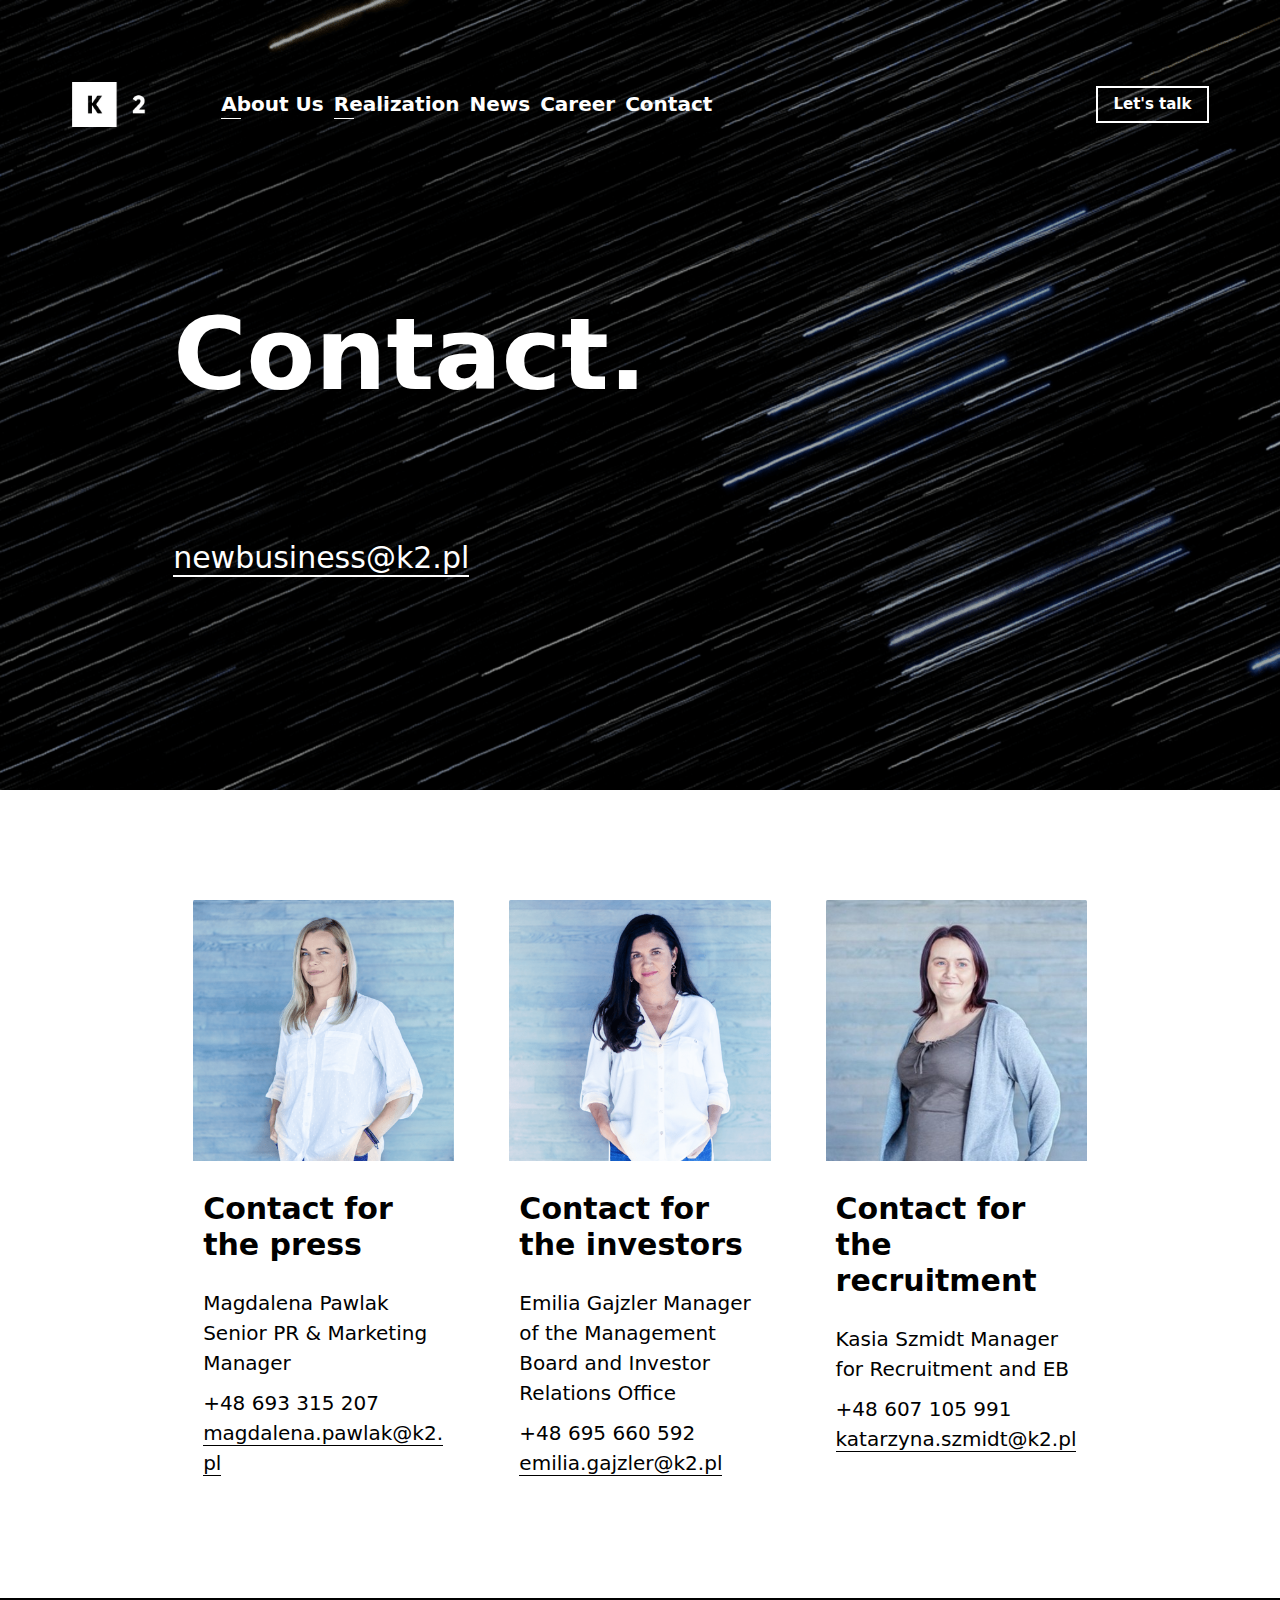
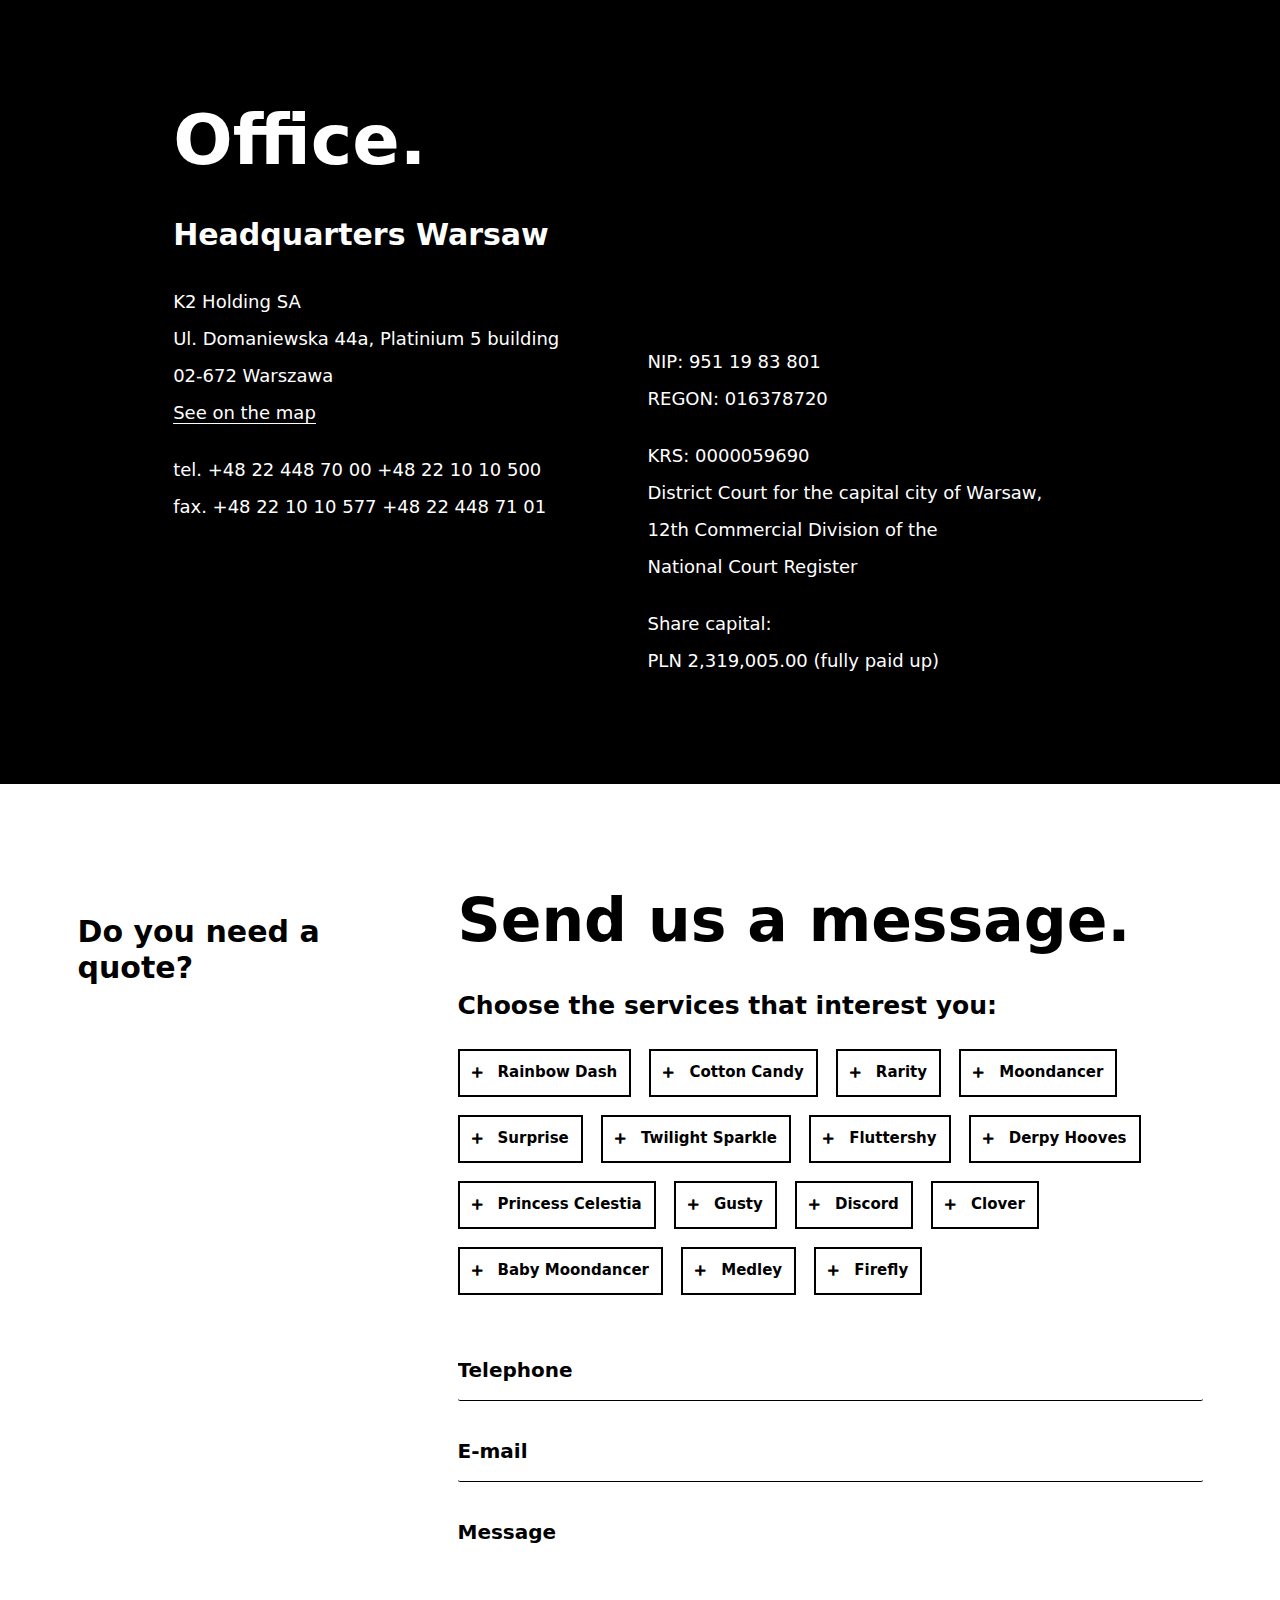
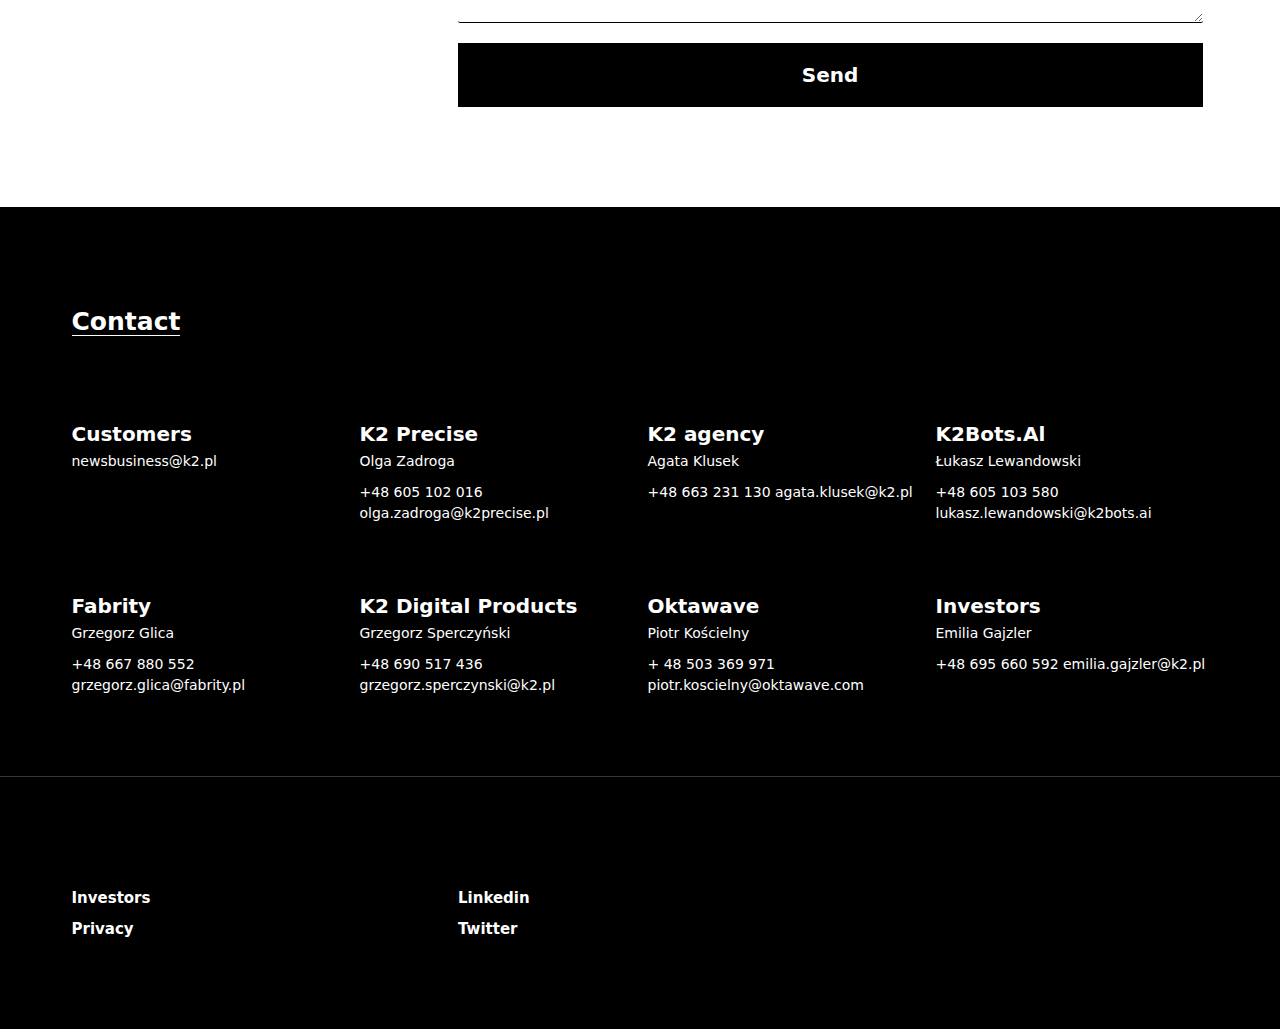
<file: contact.html>
<!DOCTYPE html>
<html lang="en">
<head>
    <meta charset="UTF-8">
    <meta http-equiv="X-UA-Compatible" content="IE=edge">
    <meta name="viewport" content="width=device-width, initial-scale=1.0">
    <title>contact</title>
    <link rel="stylesheet" href="scss/contact.css">
    <link rel="stylesheet" href="scss/bootstrap.min.css">
    <link href="https://use.fontawesome.com/releases/v5.0.4/css/all.css" rel="stylesheet">
</head>
<body>
    <!-- banner section  -->
    <section class="banner-section">
        <!-- navbar  -->
         <nav class="navbar navbar-expand-lg navbar-light" id="navbar">
             <div class="container-fluid" id="navbar-container">
                <a class="navbar-brand" href="index.html">
                <img src="images/logo/k2.png" alt="k2.pl logo"/>
                </a>
                <button class="navbar-toggler" type="button" data-bs-toggle="collapse" data-bs-target="#navbarSupportedContent" aria-controls="navbarSupportedContent" aria-expanded="false" aria-label="Toggle navigation">
                <span class="navbar-toggler-icon" id="k2plicon" >
                  <i class="fa fa-bars" id="menubar"></i>
                  <i class="fas fa-times" id=menucross></i>
                </span>
                </button>
                <div class="collapse navbar-collapse" id="navbarSupportedContent">
                   <ul class="navbar-nav me-auto mb-2 mb-lg-0">
                      <li class="nav-item">
                         <a class="nav-link active" aria-current="page" href="Aboutus.html">About Us</a>
                      </li>
                      <li class="nav-item">
                         <a class="nav-link active" href="Realization.html">Realization</a>
                      </li>
                      <li class="nav-item">
                         <a class="nav-link" href="news.html">News</a>
                      </li>
                      <li class="nav-item">
                         <a class="nav-link" href="career.html">Career</a>
                      </li>
                      <li class="nav-item">
                         <a class="nav-link" href="contact.html">Contact</a>
                      </li>
                   </ul>
                   <form class="d-flex">
                     <button type="button" class="btn" data-bs-toggle="modal" data-bs-target="#contactqueries">
                        Let's talk
                      </button>
                   </form>
                </div>
             </div>
          </nav>
          <!-- Modal -->
         <div class="modal fade" id="contactqueries" tabindex="-1" aria-labelledby="contactqueriesLabel" aria-hidden="true">
            <div class="modal-dialog">
            <div class="modal-content">
               <button type="button" class="btn-close" data-bs-dismiss="modal" aria-label="Close"></button>
                  <div class="col-lg-11 col-md-11 col-12 contact-modal">
                     <div class="contactqueries-box">
                        <h5>Choose the services that interest you:</h5>
                        <div class="checkbox">
                           <ul class="ks-cboxtags">
                              <li><input type="checkbox" id="checkboxOne" value="Rainbow Dash"><label for="checkboxOne">Rainbow Dash</label></li>
                              <li><input type="checkbox" id="checkboxTwo" value="Cotton Candy"><label for="checkboxTwo">Cotton Candy</label></li>
                              <li><input type="checkbox" id="checkboxThree" value="Rarity" ><label for="checkboxThree">Rarity</label></li>
                              <li><input type="checkbox" id="checkboxFour" value="Moondancer"><label for="checkboxFour">Moondancer</label></li>
                              <li><input type="checkbox" id="checkboxFive" value="Surprise"><label for="checkboxFive">Surprise</label></li>
                              <li><input type="checkbox" id="checkboxSix" value="Twilight Sparkle"><label for="checkboxSix">Twilight
                                             Sparkle</label></li>
                              <li><input type="checkbox" id="checkboxSeven" value="Fluttershy"><label for="checkboxSeven">Fluttershy</label></li>
                              <li><input type="checkbox" id="checkboxEight" value="Derpy Hooves"><label for="checkboxEight">Derpy Hooves</label></li>
                              <li><input type="checkbox" id="checkboxNine" value="Princess Celestia"><label for="checkboxNine">Princess
                                             Celestia</label></li>
                              <li><input type="checkbox" id="checkboxTen" value="Gusty"><label for="checkboxTen">Gusty</label></li>
                              <li class="ks-selected"><input type="checkbox" id="checkboxEleven" value="Discord"><label for="checkboxEleven">Discord</label></li>
                              <li><input type="checkbox" id="checkboxTwelve" value="Clover"><label for="checkboxTwelve">Clover</label></li>
                              <li><input type="checkbox" id="checkboxThirteen" value="Baby Moondancer"><label for="checkboxThirteen">Baby
                                             Moondancer</label></li>
                              <li><input type="checkbox" id="checkboxFourteen" value="Medley"><label for="checkboxFourteen">Medley</label></li>
                              <li><input type="checkbox" id="checkboxFifteen" value="Firefly"><label for="checkboxFifteen">Firefly</label></li>
                           </ul>
                        </div>
                        <form>
                        <div class="form-group">
                        <input type="number" class="form-control" id="exampleInputEmail1" aria-describedby="emailHelp" placeholder="Telephone">
                     </div>
                        <div class="form-group">
                        <input type="email" class="form-control" id="exampleInputPassword1" placeholder="E-mail">
                     </div>
                     <div class="form-group">
                        <textarea class="form-control" placeholder="Message" id="exampleFormControlTextarea1" rows="3"></textarea>
                     </div>
                     <button type="submit" class="btn btn-primary">Send</button>
                        </form>
                     </div>
                  </div>
            </div>
            </div>
         </div>
          <!-- main-section  -->
          <div class="main-section">
             <div class="container">
                <div class="col-lg-8 col-md-12 col-12 title-section">
                  <h1>Contact.</h1>
                  <p><a href="#">newbusiness@k2.pl</a></p>
                </div>
             </div>
          </div>
     </section>

     <!-- contact team  -->
     <section class="contact-team">
        <div class="container">
           <div class="contact-team-member">
              <div class="row">
                 <div class="col-lg-4 col-md-4 col-12">
                  <div class="card" >
                     <img class="card-img-top" src="images/contact/magda-pawlak-2.png" alt="Card image cap">
                     <div class="card-body">
                       <h5 class="card-title">Contact for the press</h5>
                       <p class="card-text">Magdalena Pawlak
                        Senior PR & Marketing Manager</p>
                        <p class="card-text">+48 693 315 207 <a href="#">magdalena.pawlak@k2.pl</a></p>
                     </div>
                   </div>
                 </div>
                 <div class="col-lg-4 col-md-4 col-12">
                  <div class="card" >
                     <img class="card-img-top" src="images/contact/emilia-gajzler-copy.png" alt="Card image cap">
                     <div class="card-body">
                       <h5 class="card-title">Contact for the investors</h5>
                       <p class="card-text">Emilia Gajzler
                        Manager of the Management Board and Investor Relations Office</p>
                        <p class="card-text">+48 695 660 592 <a href="#">emilia.gajzler@k2.pl</a></p>
                     </div>
                   </div>
                 </div>
                 <div class="col-lg-4 col-md-4 col-12">
                  <div class="card" >
                     <img class="card-img-top" src="images/contact/kasia.jpg" alt="Card image cap">
                     <div class="card-body">
                       <h5 class="card-title">Contact for the recruitment</h5>
                       <p class="card-text">Kasia Szmidt
                        Manager for Recruitment and EB</p>
                        <p class="card-text">+48 607 105 991 <a href="#">katarzyna.szmidt@k2.pl</a></p>
                     </div>
                   </div>
                 </div>                
              </div>
           </div>
        </div>
     </section>

     <!-- office details  -->
     <section class="office-details">
        <div class="container">
           <div class="office-contents">
              <h1>Office.</h1>
              <h4>Headquarters Warsaw</h4>
              <div class="row">
                 <div class="col-lg-6 col-md-6 col-12">
                    <div class="office-address">
                     <p>K2 Holding SA</p>
                     <p>Ul. Domaniewska 44a, Platinium 5 building</p>
                     <p>02-672 Warszawa</p>
                     <p><a href="#">See on the map</a></p>
                    </div>
                    <div class="office-tel-fax">
                       <p>tel.
                        +48 22 448 70 00 +48 22 10 10 500</p>
                        <p>fax.
                           +48 22 10 10 577 +48 22 448 71 01</p>
                    </div>
                 </div>
                 <div class="col-lg-6 col-md-6 col-12 Officebox">
                    <div class="para-1">
                       <p>NIP: 951 19 83 801</p>
                       <p>REGON: 016378720</p>
                    </div>
                    <div class="para-2">
                       <p>KRS: 0000059690</p>
                       <p>District Court for the capital city of Warsaw,</p>
                       <p>12th Commercial Division of the</p>
                       <p>National Court Register</p>
                    </div>
                    <div class="para-3">
                       <p>Share capital:</p>
                       <p>PLN 2,319,005.00 (fully paid up)</p>
                    </div>
                 </div>
              </div>
           </div>
        </div>
     </section>

     <!-- contact form  -->
     <section class="contact-form">
        <div class="container">
           <div class="form-content">
              <div class="row">
               <div class="col-lg-4 col-md-4 col-12 left-side-box">
                  <h4>Do you need a quote?</h4>
               </div>
               <div class="col-lg-8 col-md-8 col-12">
                  <h1>Send us a message.</h1>
                  <h5>Choose the services that interest you:</h5>
                  <div class="checkbox">
                     <ul class="ks-cboxtags">
                        <li><input type="checkbox" id="checkboxOne" value="Rainbow Dash"><label for="checkboxOne">Rainbow Dash</label></li>
                        <li><input type="checkbox" id="checkboxTwo" value="Cotton Candy"><label for="checkboxTwo">Cotton Candy</label></li>
                        <li><input type="checkbox" id="checkboxThree" value="Rarity"><label for="checkboxThree">Rarity</label></li>
                        <li><input type="checkbox" id="checkboxFour" value="Moondancer"><label for="checkboxFour">Moondancer</label></li>
                        <li><input type="checkbox" id="checkboxFive" value="Surprise"><label for="checkboxFive">Surprise</label></li>
                        <li><input type="checkbox" id="checkboxSix" value="Twilight Sparkle"><label for="checkboxSix">Twilight
                                        Sparkle</label></li>
                        <li><input type="checkbox" id="checkboxSeven" value="Fluttershy"><label for="checkboxSeven">Fluttershy</label></li>
                        <li><input type="checkbox" id="checkboxEight" value="Derpy Hooves"><label for="checkboxEight">Derpy Hooves</label></li>
                        <li><input type="checkbox" id="checkboxNine" value="Princess Celestia"><label for="checkboxNine">Princess
                                        Celestia</label></li>
                        <li><input type="checkbox" id="checkboxTen" value="Gusty"><label for="checkboxTen">Gusty</label></li>
                        <li class="ks-selected"><input type="checkbox" id="checkboxEleven" value="Discord"><label for="checkboxEleven">Discord</label></li>
                        <li><input type="checkbox" id="checkboxTwelve" value="Clover"><label for="checkboxTwelve">Clover</label></li>
                        <li><input type="checkbox" id="checkboxThirteen" value="Baby Moondancer"><label for="checkboxThirteen">Baby
                                        Moondancer</label></li>
                        <li><input type="checkbox" id="checkboxFourteen" value="Medley"><label for="checkboxFourteen">Medley</label></li>
                        <li><input type="checkbox" id="checkboxFifteen" value="Firefly"><label for="checkboxFifteen">Firefly</label></li>
                      </ul>
                  </div>
                  <form>
                   <div class="form-group">
                   <input type="number" class="form-control" id="exampleInputEmail1" aria-describedby="emailHelp" placeholder="Telephone">
                 </div>
                  <div class="form-group">
                   <input type="email" class="form-control" id="exampleInputPassword1" placeholder="E-mail">
                 </div>
                 <div class="form-group">
                  <textarea class="form-control" placeholder="Message" id="exampleFormControlTextarea1" rows="3"></textarea>
                </div>
               <button type="submit" class="btn btn-primary">Send</button>
             </form>
               </div>
              </div>
           </div>
        </div>
     </section>

       <!-- contact section  -->
       <section class="contact">
         <div class="container-fluid">
            <h1><a href="#">Contact</a></h1>
            <div class="contact-content">
             <div class="row">
                <div class="col-lg-3 col-md-6 col-12 contact-box">
                   <h3>Customers</h3>
                   <p>newsbusiness@k2.pl</p>
                </div>
                <div class="col-lg-3 col-md-6 col-12 contact-box">
                   <h3>K2 Precise</h3>
                   <p>Olga Zadroga</p>
                   <p>+48 605 102 016 olga.zadroga@k2precise.pl</p>
                </div>
                <div class="col-lg-3 col-md-6 col-12 contact-box">
                   <h3>K2 agency</h3>
                   <p>Agata Klusek</p>
                   <p>+48 663 231 130 agata.klusek@k2.pl</p>
                </div>
                <div class="col-lg-3 col-md-6 col-12 contact-box">
                   <h3>K2Bots.Al</h3>
                   <p>Łukasz Lewandowski</p>
                   <p>+48 605 103 580 lukasz.lewandowski@k2bots.ai</p>
                </div>
                <div class="col-lg-3 col-md-6 col-12 contact-box">
                   <h3>Fabrity</h3>
                   <p>Grzegorz Glica</p>
                   <p>+48 667 880 552 grzegorz.glica@fabrity.pl</p>
                </div>
                <div class="col-lg-3 col-md-6 col-12 contact-box">
                   <h3>K2 Digital Products</h3>
                   <p>Grzegorz Sperczyński</p>
                   <p>+48 690 517 436 grzegorz.sperczynski@k2.pl</p>
                </div>
                <div class="col-lg-3 col-md-6 col-12 contact-box">
                   <h3>Oktawave</h3>
                   <p>Piotr Kościelny</p>
                   <p>+ 48 503 369 971 piotr.koscielny@oktawave.com</p>
                </div>
                <div class="col-lg-3 col-md-6 col-12 contact-box">
                   <h3>Investors</h3>
                   <p>Emilia Gajzler</p>
                   <p>+48 695 660 592 emilia.gajzler@k2.pl</p>
                </div>
             </div>
            </div>
         </div>
         <hr style="color: wheat;">
      </section>
      
 
      <!-- footer section  -->
      <section class="footer">
        <div class="container-fluid">
          <div class="footer-content">
             <div class="col-lg-8 col-md-12 col-12">
                <div class="row">
                   <div class="col-lg-6 col-md-12 col-12">
                      <h3><a href="#">Investors</a></h3>
                   </div>
                   <div class="col-lg-6 col-md-12 col-12">
                    <h3><a href="#">Linkedin</a></h3>
                 </div>
                 <div class="col-lg-6 col-md-12 col-12">
                    <h3><a href="#">Privacy</a></h3>
                 </div>
                 <div class="col-lg-6 col-md-12 col-12">
                    <h3><a href="#">Twitter</a></h3>
                 </div>
                </div>
             </div>
          </div>
        </div>
      </section>
</body>
<script src="js/bootstrap.bundle.min.js"></script>
<script src="js/main.js"></script>
</html>
</file>
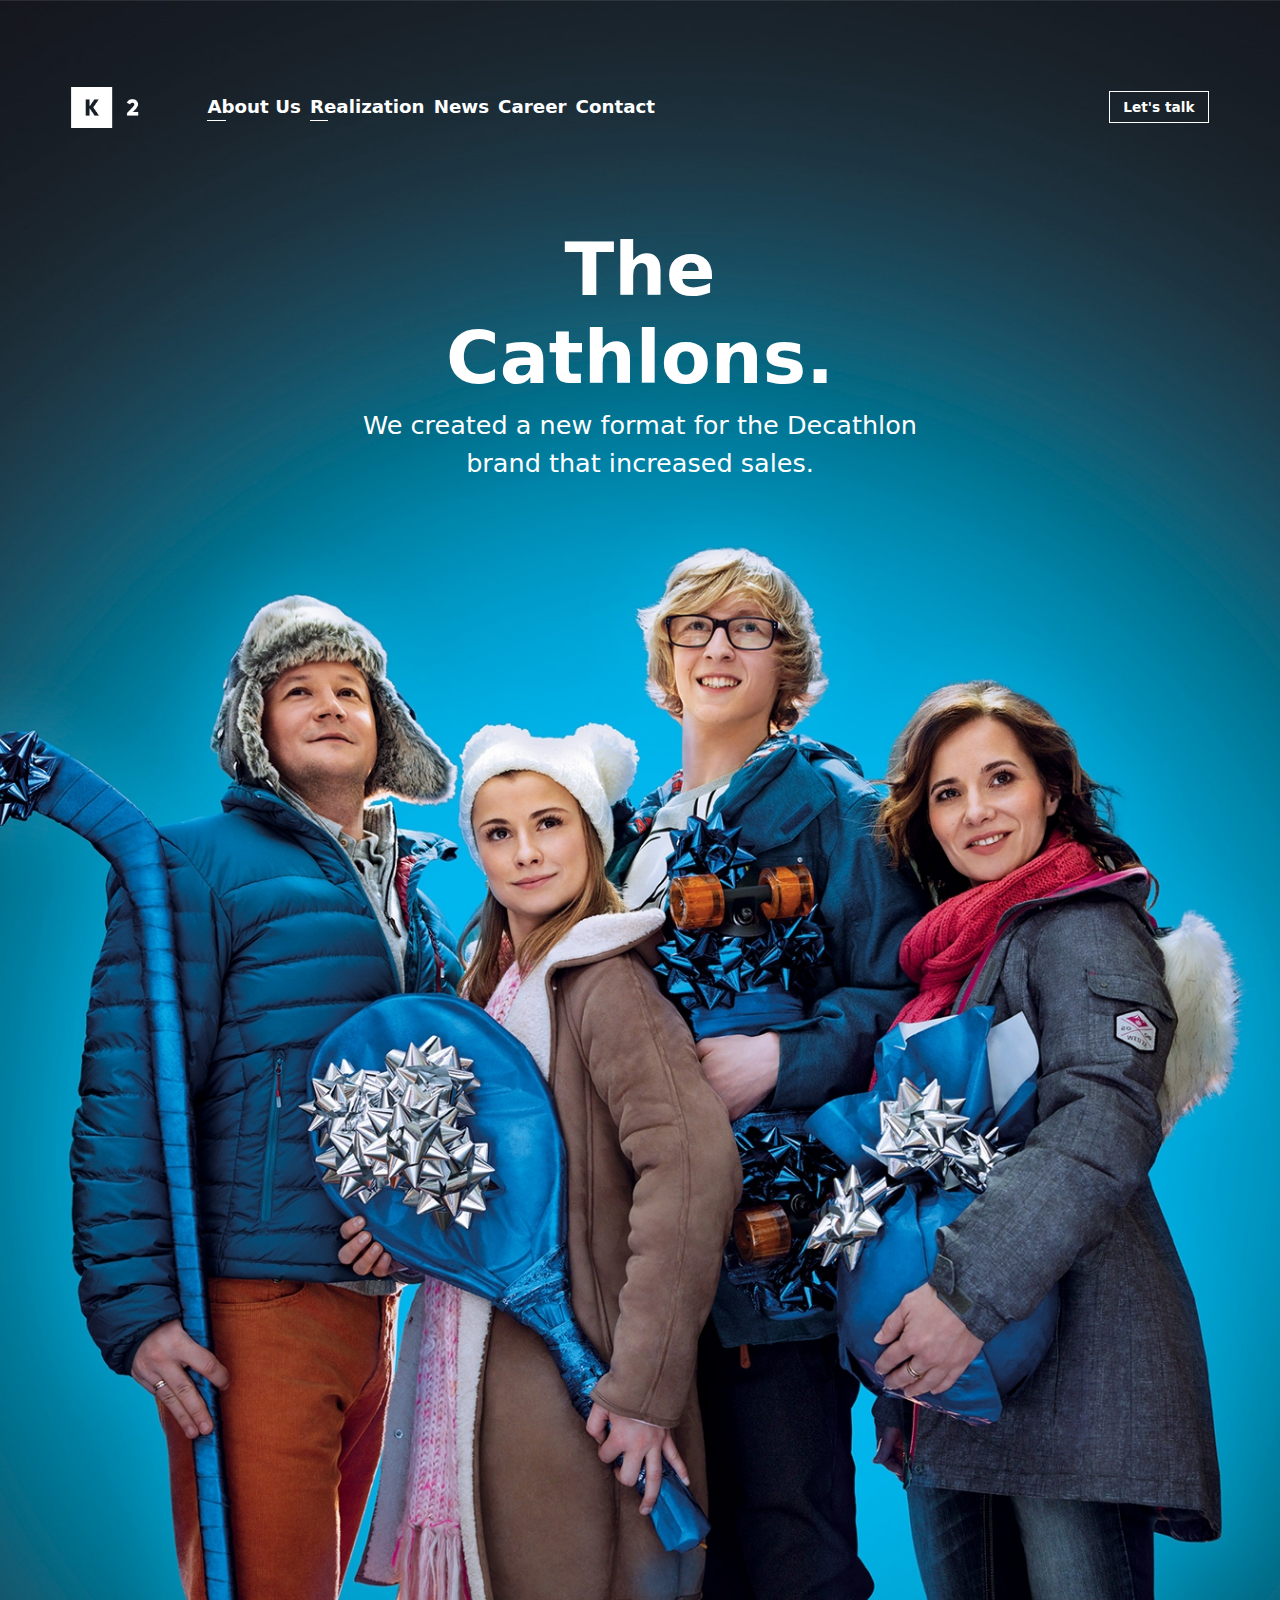
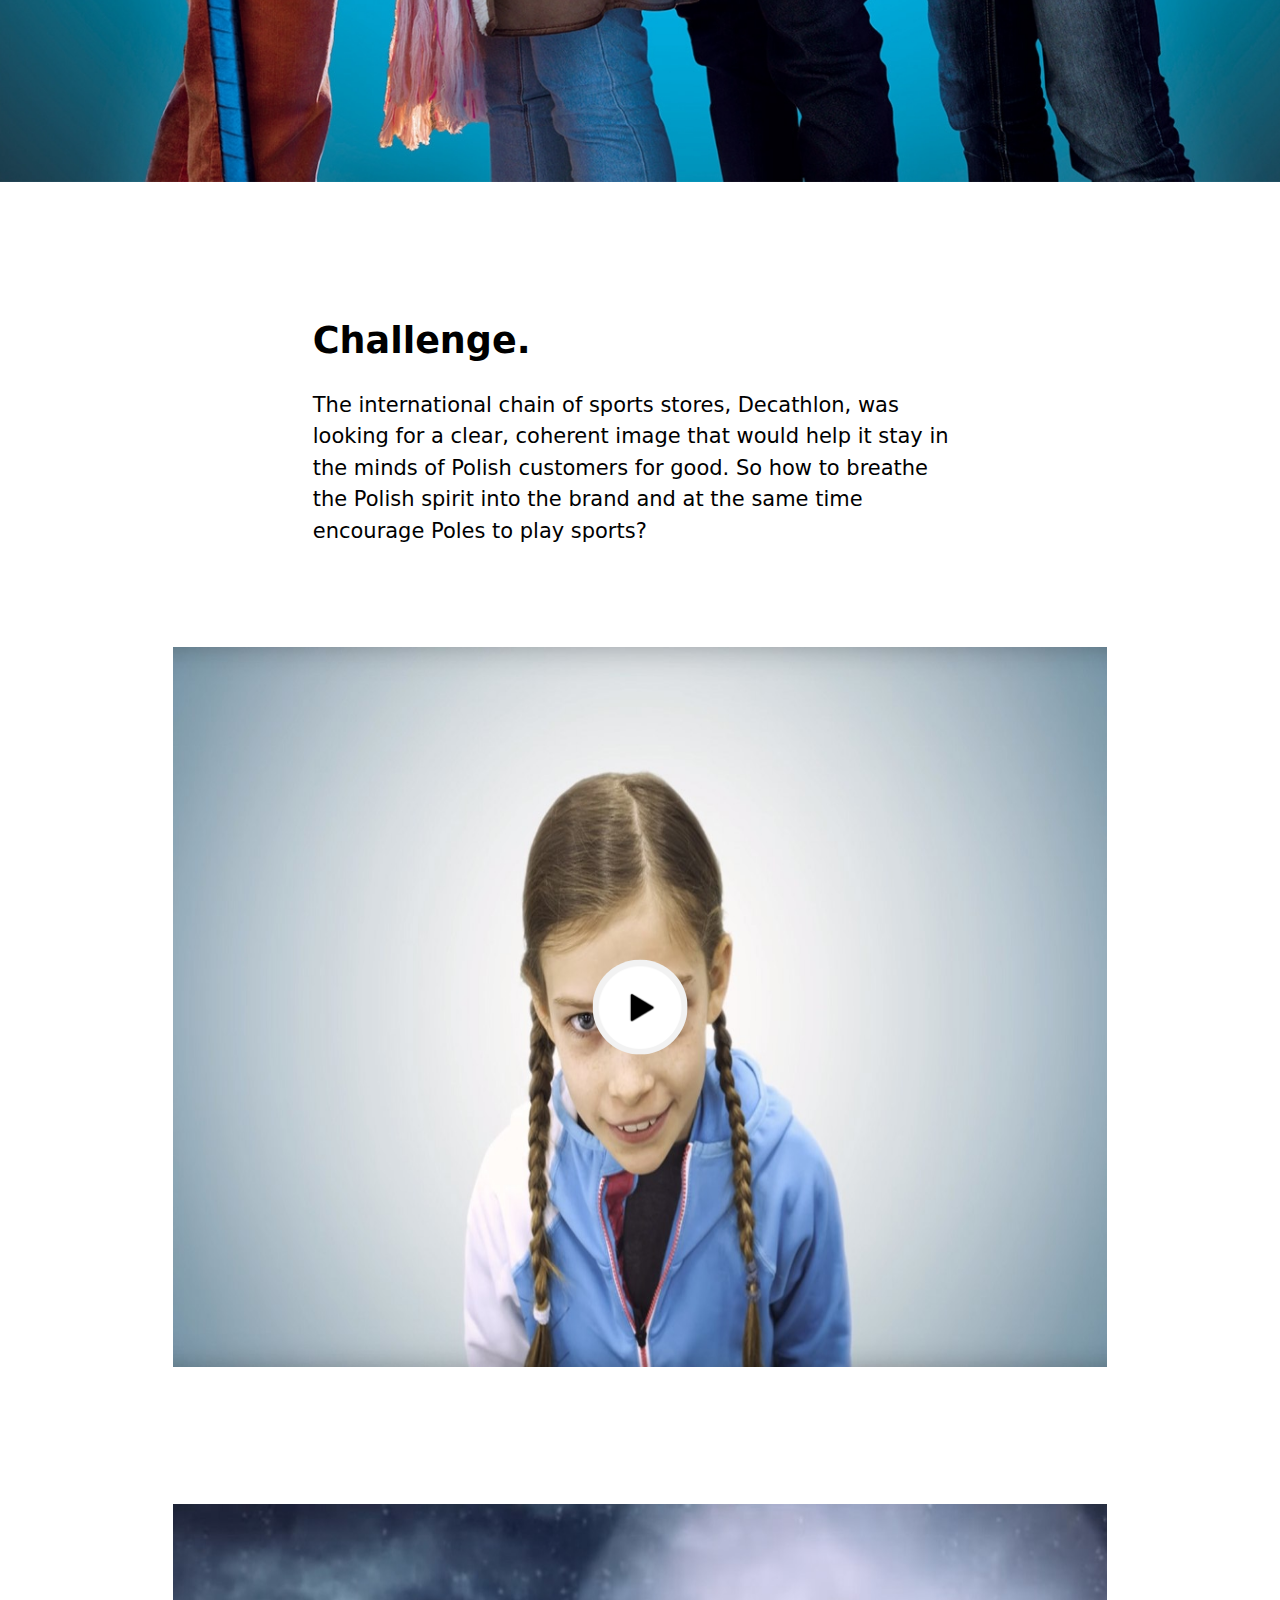
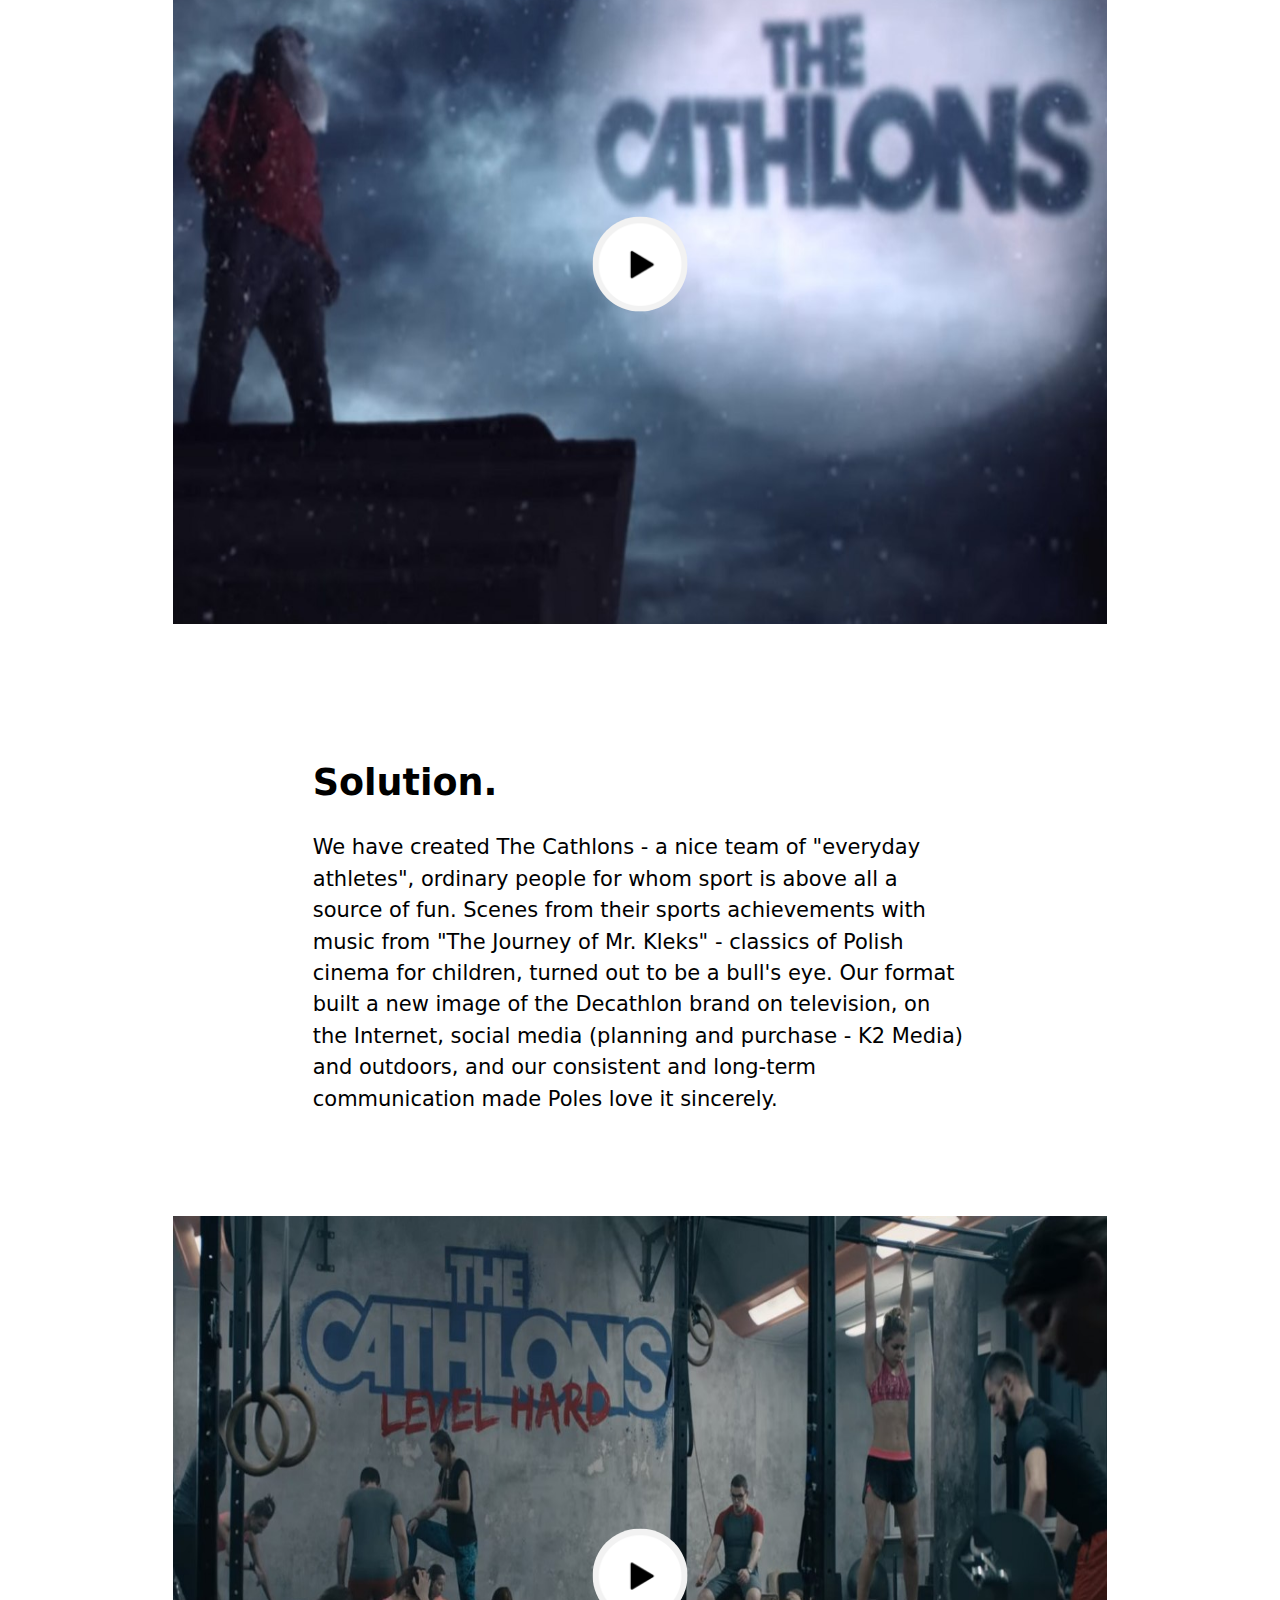
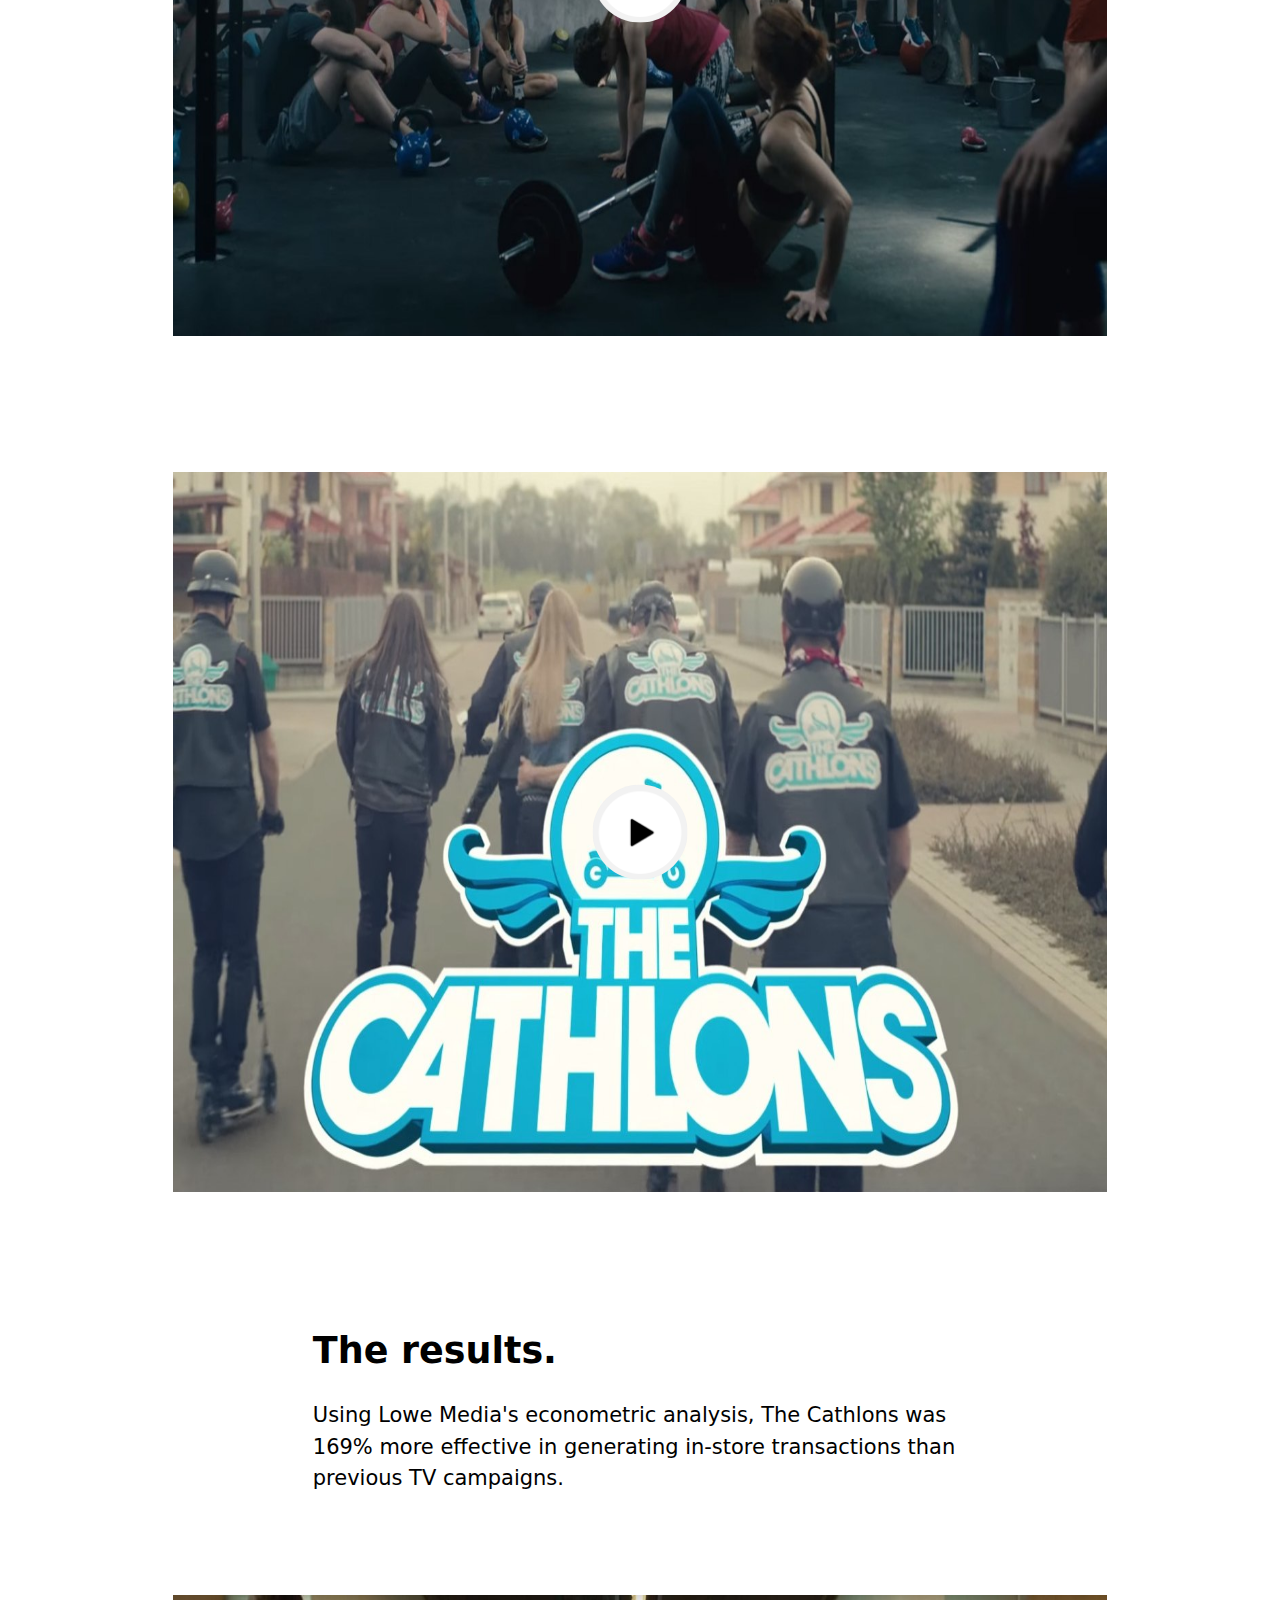
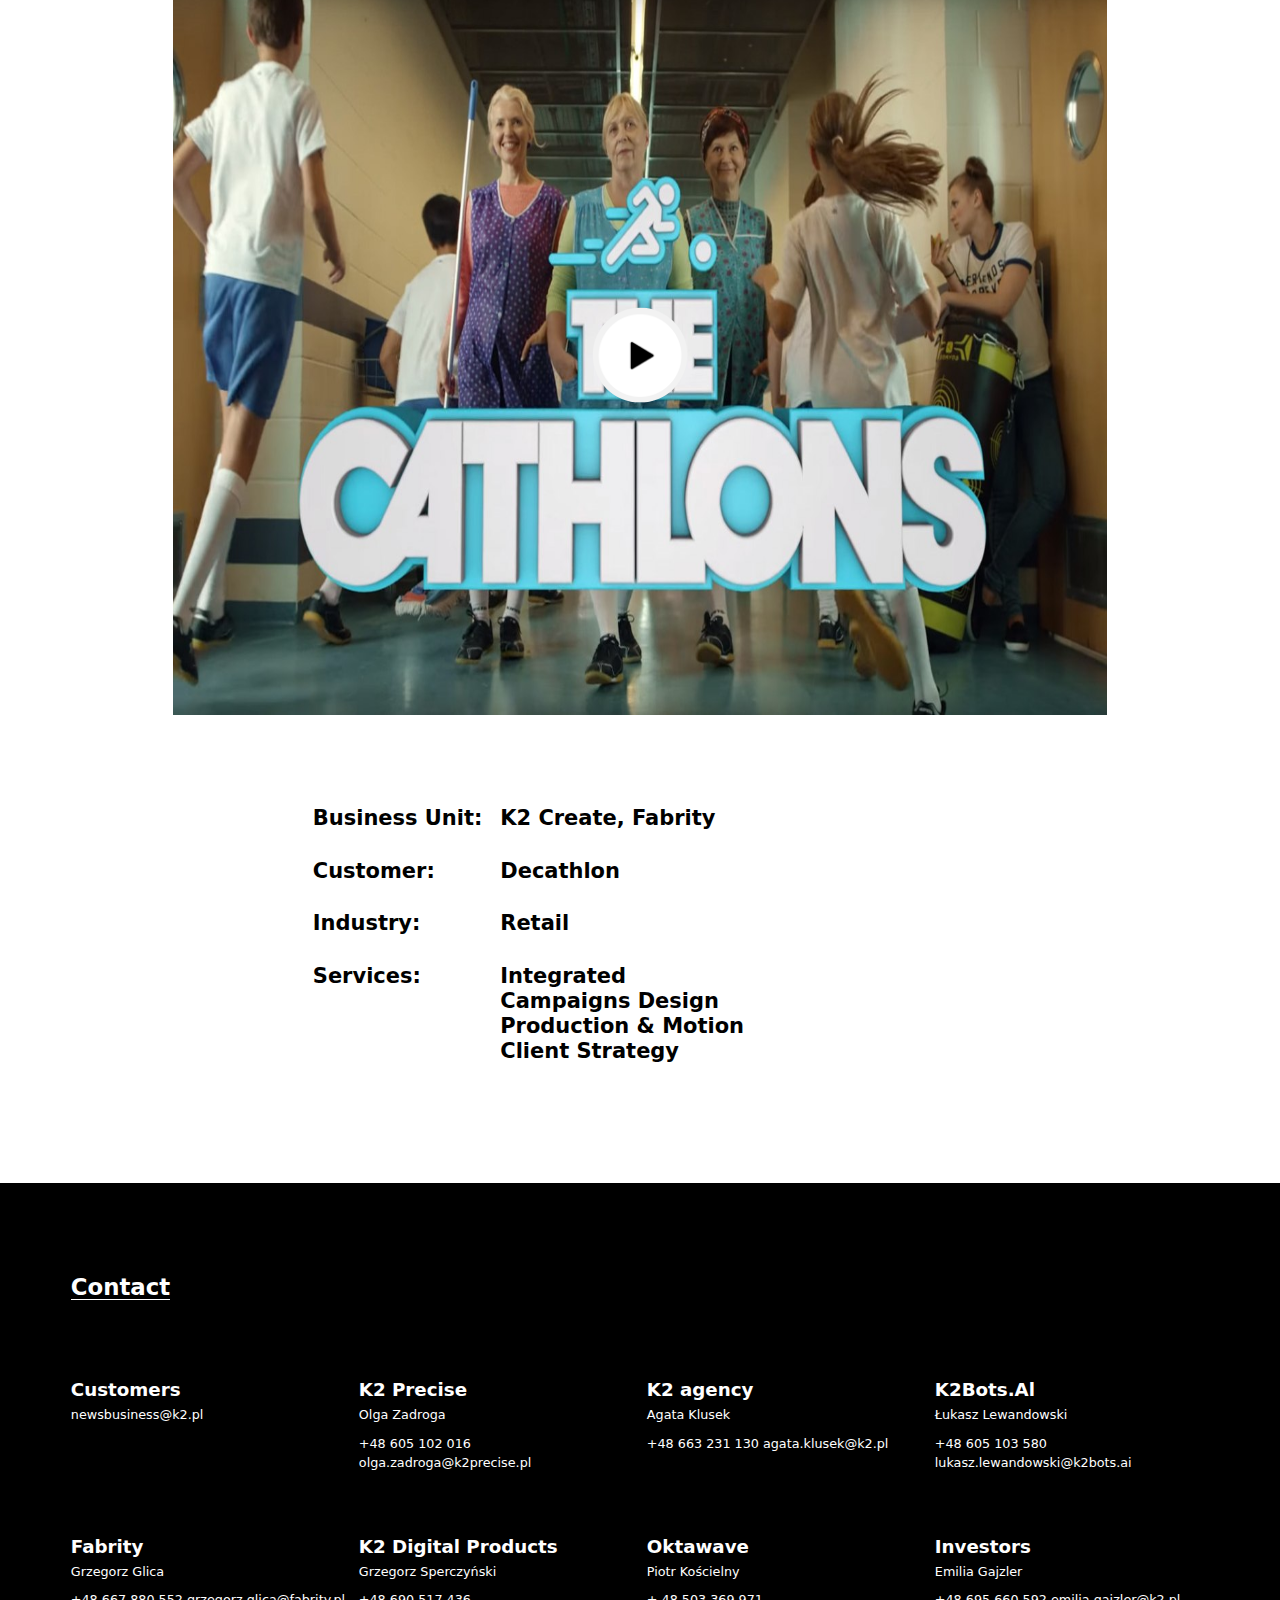
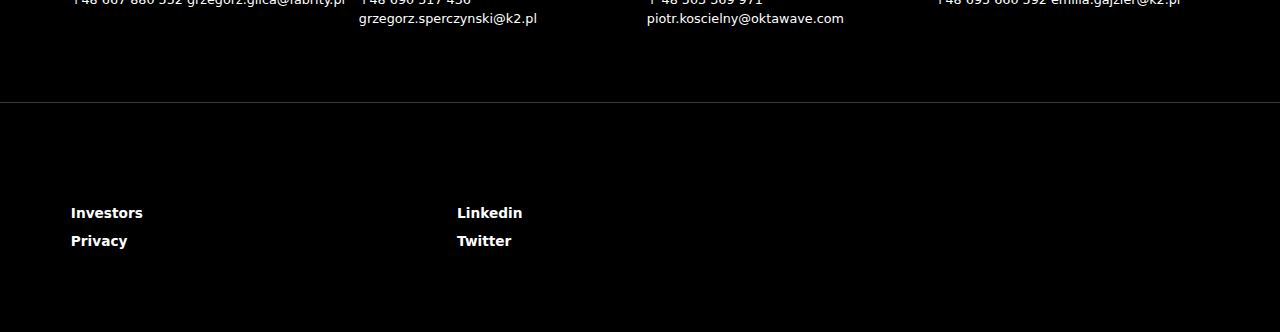
<file: details.html>
<!DOCTYPE html>
<html lang="en">
<head>
    <meta charset="UTF-8">
    <meta http-equiv="X-UA-Compatible" content="IE=edge">
    <meta name="viewport" content="width=device-width, initial-scale=1.0">
    <link rel="stylesheet" href="scss/details.css">
    <link rel="stylesheet" href="scss/bootstrap.min.css">
    <link href="https://use.fontawesome.com/releases/v5.0.4/css/all.css" rel="stylesheet">
    <title>The Cathlons.</title>
</head>
<body>
    <!-- {/* Header-section */} -->
    <section class="header">
        <!-- {/* navbar  */} -->
        <nav class="navbar navbar-expand-lg navbar-light" id="navbar">
           <div class="container-fluid " id="navbar-container">
              <a class="navbar-brand" href="index.html">
              <img src="images/logo/k2.png" alt="k2.pl logo"/>
              </a>
              <button class="navbar-toggler"  type="button" data-bs-toggle="collapse" data-bs-target="#navbarSupportedContent" aria-controls="navbarSupportedContent" aria-expanded="false" aria-label="Toggle navigation">
              <span class="navbar-toggler-icon" id="k2plicon">
                <i class="fa fa-bars" id="menubar"></i>
                <i class="fas fa-times" id=menucross></i>
              </span>
              </button>
              <div class="collapse navbar-collapse" id="navbarSupportedContent">
                 <ul class="navbar-nav me-auto mb-2 mb-lg-0">
                    <li class="nav-item">
                       <a class="nav-link active" aria-current="page" href="Aboutus.html">About Us</a>
                    </li>
                    <li class="nav-item">
                       <a class="nav-link active" href="Realization.html">Realization</a>
                    </li>
                    <li class="nav-item">
                       <a class="nav-link" href="news.html">News</a>
                    </li>
                    <li class="nav-item">
                       <a class="nav-link" href="career.html">Career</a>
                    </li>
                    <li class="nav-item">
                       <a class="nav-link" href="contact.html">Contact</a>
                    </li>
                 </ul>
                 <form class="d-flex">
                  <button type="button" class="btn" data-bs-toggle="modal" data-bs-target="#contactqueries">
                     Let's talk
                   </button>
                 </form>
              </div>
           </div>
        </nav>
        <!-- modal  -->
        <div class="modal fade" id="contactqueries" tabindex="-1" aria-labelledby="contactqueriesLabel" aria-hidden="true">
         <div class="modal-dialog">
         <div class="modal-content">
            <button type="button" class="btn-close" data-bs-dismiss="modal" aria-label="Close"></button>
               <div class="col-lg-11 col-md-11 col-12 contact-modal">
                  <div class="contactqueries-box">
                     <h5>Choose the services that interest you:</h5>
                     <div class="checkbox">
                        <ul class="ks-cboxtags">
                           <li><input type="checkbox" id="checkboxOne" value="Rainbow Dash"><label for="checkboxOne">Rainbow Dash</label></li>
                           <li><input type="checkbox" id="checkboxTwo" value="Cotton Candy"><label for="checkboxTwo">Cotton Candy</label></li>
                           <li><input type="checkbox" id="checkboxThree" value="Rarity" ><label for="checkboxThree">Rarity</label></li>
                           <li><input type="checkbox" id="checkboxFour" value="Moondancer"><label for="checkboxFour">Moondancer</label></li>
                           <li><input type="checkbox" id="checkboxFive" value="Surprise"><label for="checkboxFive">Surprise</label></li>
                           <li><input type="checkbox" id="checkboxSix" value="Twilight Sparkle"><label for="checkboxSix">Twilight
                                          Sparkle</label></li>
                           <li><input type="checkbox" id="checkboxSeven" value="Fluttershy"><label for="checkboxSeven">Fluttershy</label></li>
                           <li><input type="checkbox" id="checkboxEight" value="Derpy Hooves"><label for="checkboxEight">Derpy Hooves</label></li>
                           <li><input type="checkbox" id="checkboxNine" value="Princess Celestia"><label for="checkboxNine">Princess
                                          Celestia</label></li>
                           <li><input type="checkbox" id="checkboxTen" value="Gusty"><label for="checkboxTen">Gusty</label></li>
                           <li class="ks-selected"><input type="checkbox" id="checkboxEleven" value="Discord"><label for="checkboxEleven">Discord</label></li>
                           <li><input type="checkbox" id="checkboxTwelve" value="Clover"><label for="checkboxTwelve">Clover</label></li>
                           <li><input type="checkbox" id="checkboxThirteen" value="Baby Moondancer"><label for="checkboxThirteen">Baby
                                          Moondancer</label></li>
                           <li><input type="checkbox" id="checkboxFourteen" value="Medley"><label for="checkboxFourteen">Medley</label></li>
                           <li><input type="checkbox" id="checkboxFifteen" value="Firefly"><label for="checkboxFifteen">Firefly</label></li>
                        </ul>
                     </div>
                     <form>
                     <div class="form-group">
                     <input type="number" class="form-control" id="exampleInputEmail1" aria-describedby="emailHelp" placeholder="Telephone">
                  </div>
                     <div class="form-group">
                     <input type="email" class="form-control" id="exampleInputPassword1" placeholder="E-mail">
                  </div>
                  <div class="form-group">
                     <textarea class="form-control" placeholder="Message" id="exampleFormControlTextarea1" rows="3"></textarea>
                  </div>
                  <button type="submit" class="btn btn-primary">Send</button>
                     </form>
                  </div>
               </div>
         </div>
         </div>
      </div>
        <!-- main-section  -->
        <div class="main-section">
            <div class="container">
               <div class="col-lg-4 col-md-6 col-12 title-section">
                 <h1>The Cathlons.</h1>
                 <p>We created a new format for the Decathlon brand that increased sales.</p>
               </div>
            </div>
         </div>
     </section>
     <section class="details">
         <div class="container">
             <div class="deatils_content">
                 <div class="description_section">
                    <h3>Challenge.</h3>
                    <p>The international chain of sports stores, Decathlon, was looking for a clear, coherent image that would help it stay in the minds of Polish customers for good. So how to breathe the Polish spirit into the brand and at the same time encourage Poles to play sports?</p>
                 </div>
                 <div class="video_section">
                    <div class="video_wrap">
                       <iframe src="https://www.youtube.com/watch?v=fJ_42rYgO-k" frameborder="0"></iframe>
                       <div class="video_thumbnail">
                          <img src="images/projectDetails/Cathlons_Case_01.jpg" alt="Cathlons_Case_01">
                          <button class="video_play"></button>
                       </div>
                    </div>
                 </div>
                 <div class="video_section">
                  <div class="video_wrap">
                     <iframe src="https://www.youtube.com/watch?v=fJ_42rYgO-k" frameborder="0"></iframe>
                     <div class="video_thumbnail">
                        <img src="images/projectDetails/Cathlons_Case_02.jpg" alt="Cathlons_Case_02">
                        <button class="video_play"></button>
                     </div>
                  </div>
               </div>
             </div>
             <div class="deatils_content">
               <div class="description_section">
                  <h3>Solution.</h3>
                  <p>We have created The Cathlons - a nice team of "everyday athletes", ordinary people for whom sport is above all a source of fun. Scenes from their sports achievements with music from "The Journey of Mr. Kleks" - classics of Polish cinema for children, turned out to be a bull's eye. Our format built a new image of the Decathlon brand on television, on the Internet, social media (planning and purchase - K2 Media) and outdoors, and our consistent and long-term communication made Poles love it sincerely.</p>
               </div>
               <div class="video_section">
                  <div class="video_wrap">
                     <iframe src="https://www.youtube.com/watch?v=fJ_42rYgO-k" frameborder="0"></iframe>
                     <div class="video_thumbnail">
                        <img src="images/projectDetails/Cathlons_Case_03.jpg" alt="Cathlons_Case_03">
                        <button class="video_play"></button>
                     </div>
                  </div>
               </div>
               <div class="video_section">
                <div class="video_wrap">
                   <iframe src="https://www.youtube.com/watch?v=fJ_42rYgO-k" frameborder="0"></iframe>
                   <div class="video_thumbnail">
                      <img src="images/projectDetails/Cathlons_Case_04.jpg" alt="Cathlons_Case_04">
                      <button class="video_play"></button>
                   </div>
                </div>
             </div>
           </div>
           <div class="deatils_content">
            <div class="description_section">
               <h3>The results.</h3>
               <p>Using Lowe Media's econometric analysis, The Cathlons was 169% more effective in generating in-store transactions than previous TV campaigns.</p>
            </div>
            <div class="video_section">
               <div class="video_wrap">
                  <iframe src="https://www.youtube.com/watch?v=fJ_42rYgO-k" frameborder="0"></iframe>
                  <div class="video_thumbnail">
                     <img src="images/projectDetails/Cathlons_Case_05.jpg" alt="Cathlons_Case_05">
                     <button class="video_play"></button>
                  </div>
               </div>
            </div>
           </div>
           <div class="customer_content">
              <div class="customer_details">
                 <div class="col-lg-8 col-md-8 col-12 customer-box">
                  <div class="row">
                     <div class="col-lg-5 col-md-5 col-5"><h3>Business Unit:</h3></div>
                     <div class="col-lg-7 col-md-7 col-7"><h3>K2 Create, Fabrity</h3></div>
                    </div>
                    <div class="row">
                     <div class="col-lg-5 col-md-5 col-5"><h3>Customer:</h3></div>
                     <div class="col-lg-7 col-md-7 col-7"><h3>Decathlon</h3></div>
                    </div>
                    <div class="row">
                     <div class="col-lg-5 col-md-5 col-5"><h3>Industry:</h3></div>
                     <div class="col-lg-7 col-md-7 col-7"><h3>Retail</h3></div>
                    </div>
                    <div class="row">
                     <div class="col-lg-5 col-md-5 col-5"><h3>Services:</h3></div>
                     <div class="col-lg-7 col-md-7 col-7"><h3>Integrated Campaigns Design Production & Motion Client Strategy</h3></div>
                    </div>
                  </div>
                 </div>
              </div>
           </div>
         </div>
     </section>
     <!-- contact section  -->
     <section class="contact">
      <div class="container-fluid">
         <h1><a href="#">Contact</a></h1>
         <div class="contact-content">
          <div class="row">
             <div class="col-lg-3 col-md-6 col-12 contact-box">
                <h3>Customers</h3>
                <p>newsbusiness@k2.pl</p>
             </div>
             <div class="col-lg-3 col-md-6 col-12 contact-box">
                <h3>K2 Precise</h3>
                <p>Olga Zadroga</p>
                <p>+48 605 102 016 olga.zadroga@k2precise.pl</p>
             </div>
             <div class="col-lg-3 col-md-6 col-12 contact-box">
                <h3>K2 agency</h3>
                <p>Agata Klusek</p>
                <p>+48 663 231 130 agata.klusek@k2.pl</p>
             </div>
             <div class="col-lg-3 col-md-6 col-12 contact-box">
                <h3>K2Bots.Al</h3>
                <p>Łukasz Lewandowski</p>
                <p>+48 605 103 580 lukasz.lewandowski@k2bots.ai</p>
             </div>
             <div class="col-lg-3 col-md-6 col-12 contact-box">
                <h3>Fabrity</h3>
                <p>Grzegorz Glica</p>
                <p>+48 667 880 552 grzegorz.glica@fabrity.pl</p>
             </div>
             <div class="col-lg-3 col-md-6 col-12 contact-box">
                <h3>K2 Digital Products</h3>
                <p>Grzegorz Sperczyński</p>
                <p>+48 690 517 436 grzegorz.sperczynski@k2.pl</p>
             </div>
             <div class="col-lg-3 col-md-6 col-12 contact-box">
                <h3>Oktawave</h3>
                <p>Piotr Kościelny</p>
                <p>+ 48 503 369 971 piotr.koscielny@oktawave.com</p>
             </div>
             <div class="col-lg-3 col-md-6 col-12 contact-box">
                <h3>Investors</h3>
                <p>Emilia Gajzler</p>
                <p>+48 695 660 592 emilia.gajzler@k2.pl</p>
             </div>
          </div>
         </div>
      </div>
      <hr style="color: wheat;">
   </section>
   

   <!-- footer section  -->
   <section class="footer">
     <div class="container-fluid">
       <div class="footer-content">
          <div class="col-lg-8 col-md-12 col-12">
             <div class="row">
                <div class="col-lg-6 col-md-12 col-12">
                   <h3><a href="#">Investors</a></h3>
                </div>
                <div class="col-lg-6 col-md-12 col-12">
                 <h3><a href="#">Linkedin</a></h3>
              </div>
              <div class="col-lg-6 col-md-12 col-12">
                 <h3><a href="#">Privacy</a></h3>
              </div>
              <div class="col-lg-6 col-md-12 col-12">
                 <h3><a href="#">Twitter</a></h3>
              </div>
             </div>
          </div>
       </div>
     </div>
   </section>
</body>
<script src="js/bootstrap.bundle.min.js"></script>
<script src="js/main.js"></script>
</html>
</file>
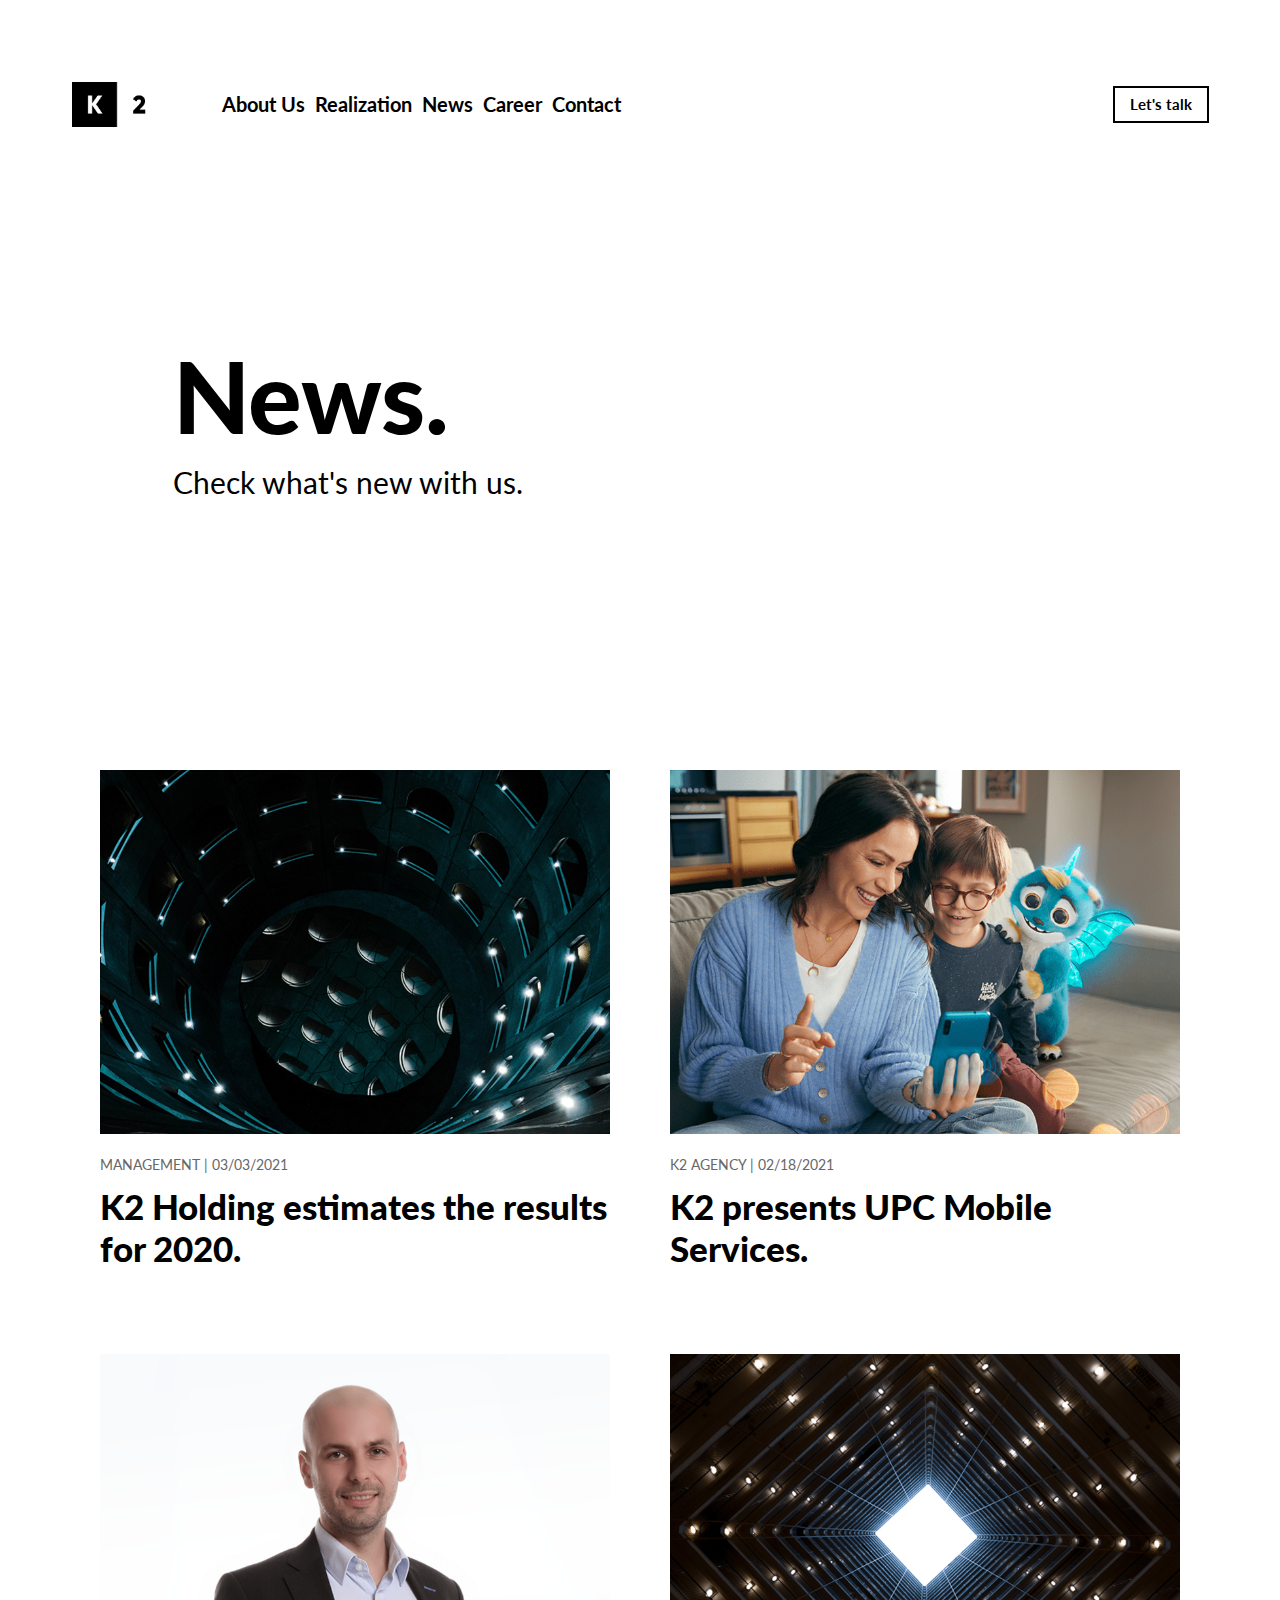
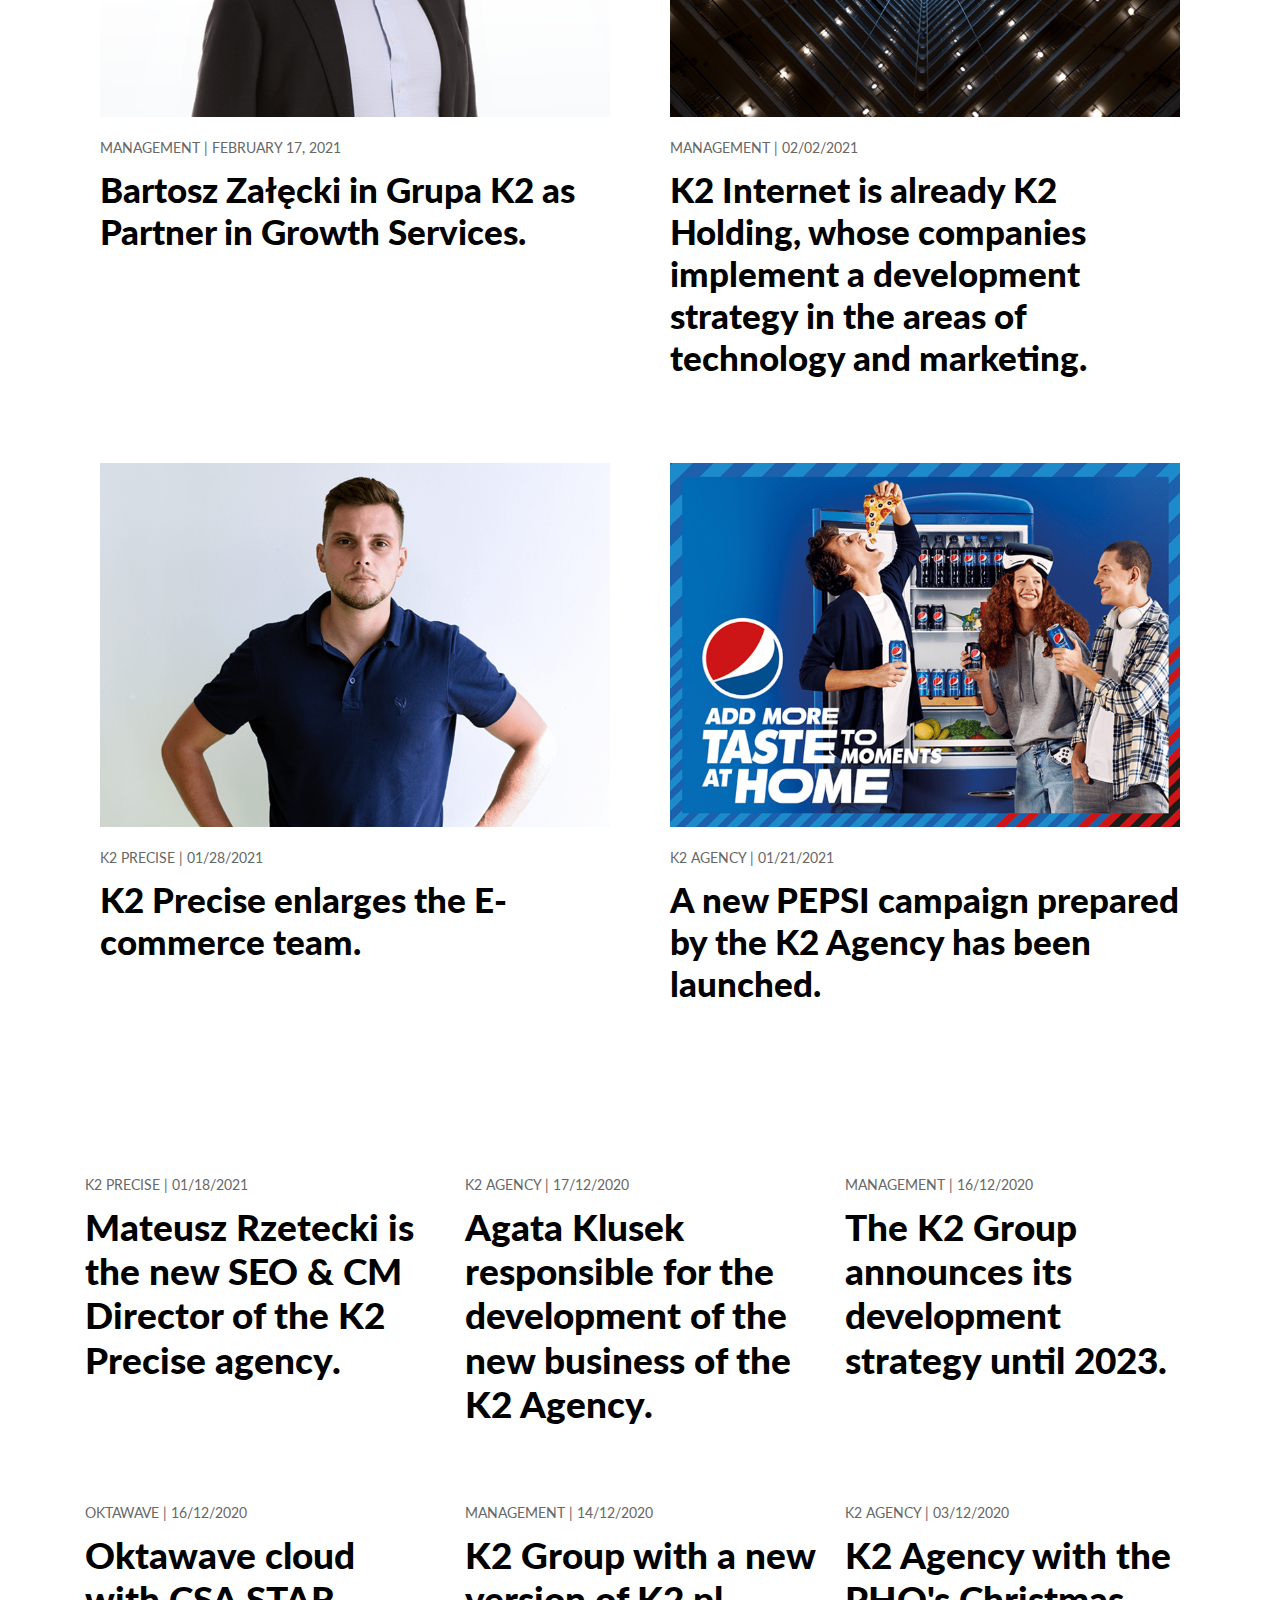
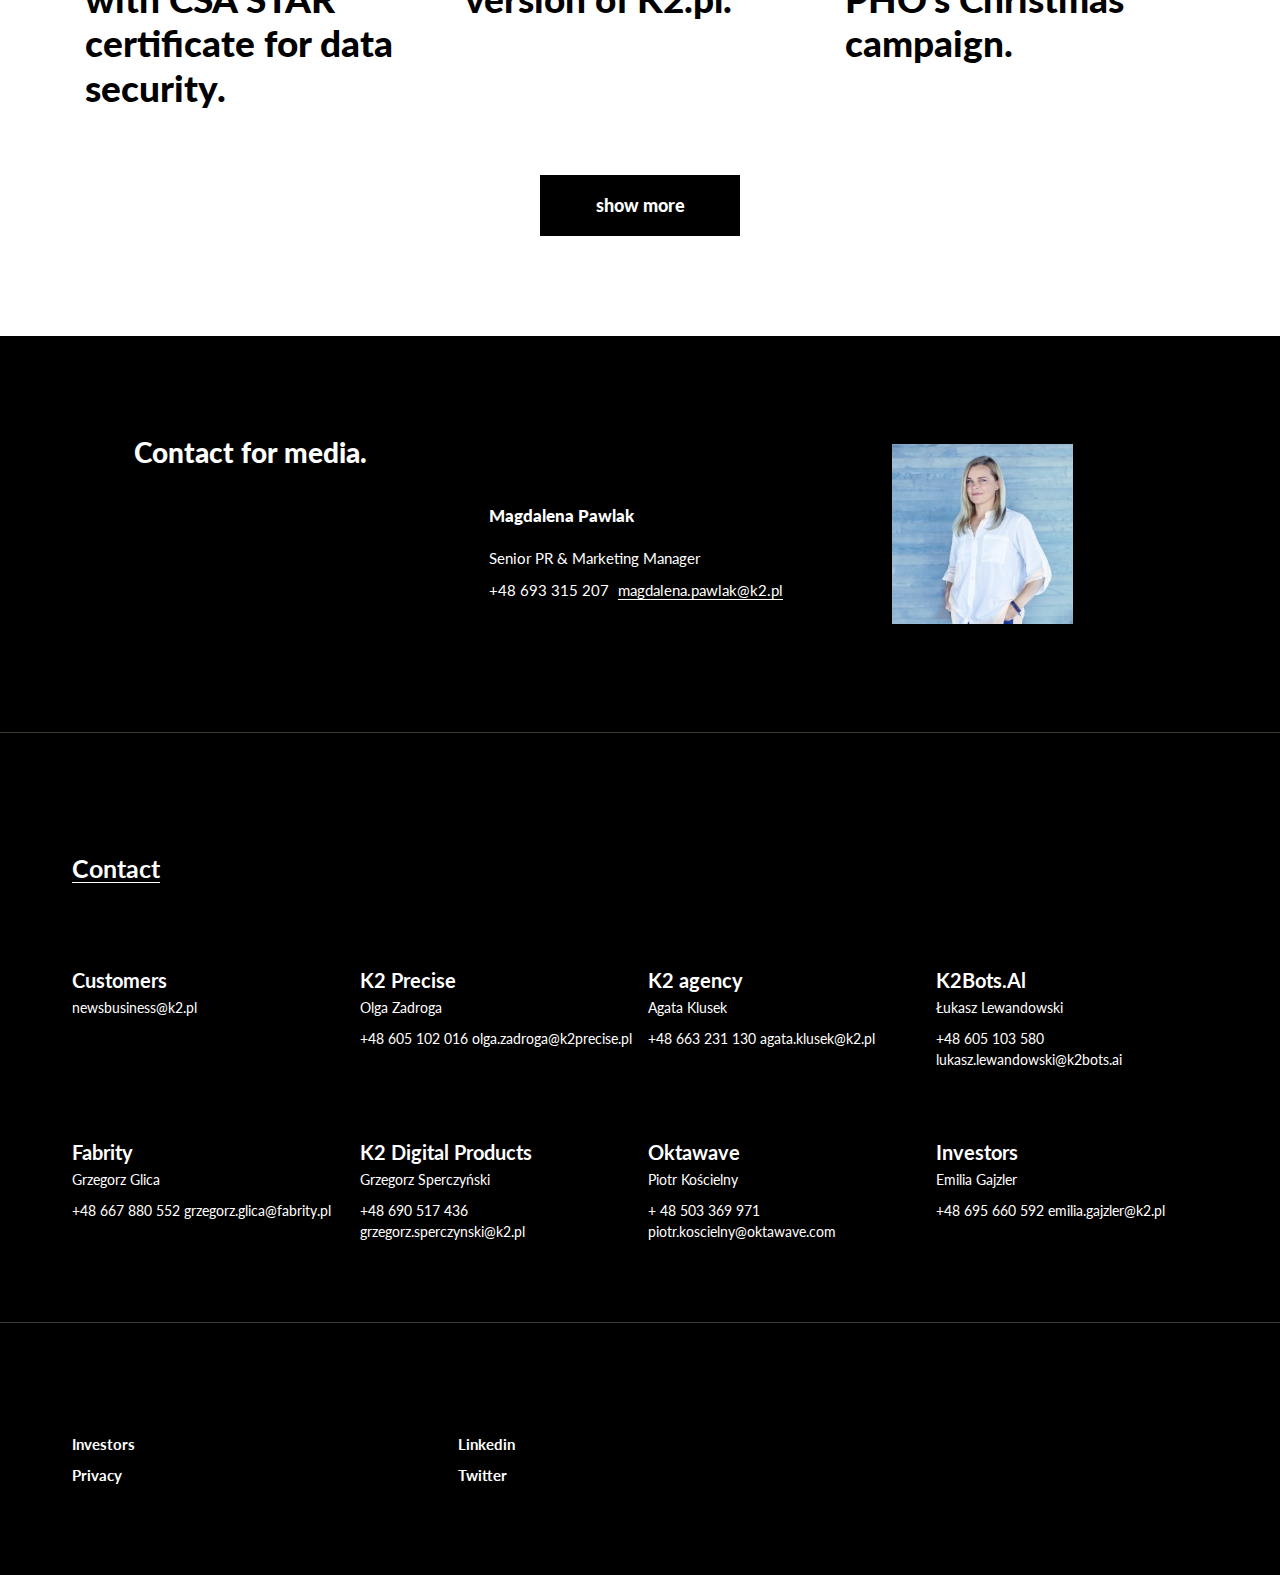
<file: news.html>
<!DOCTYPE html>
<html lang="en">
<head>
    <meta charset="UTF-8">
    <meta http-equiv="X-UA-Compatible" content="IE=edge">
    <meta name="viewport" content="width=device-width, initial-scale=1.0">
    <title>news</title>
    <link rel="stylesheet" href="scss/bootstrap.min.css"> 
    <link rel="stylesheet" href="scss/news.css">
    <link href="https://use.fontawesome.com/releases/v5.0.4/css/all.css" rel="stylesheet">
</head>
<body>
      <!-- banner section  -->
      <section class="banner-section">
        <!-- navbar  -->
         <nav class="navbar navbar-expand-lg navbar-light" id="navbar">
             <div class="container-fluid" id="navbar-container">
                <a class="navbar-brand" href="index.html">
                <img src="images/logo/K2_logo_2018.png" alt="k2.pl logo" id="k2logo"/>
                </a>
                <button class="navbar-toggler" type="button" data-bs-toggle="collapse" data-bs-target="#navbarSupportedContent" aria-controls="navbarSupportedContent" aria-expanded="false" aria-label="Toggle navigation">
                <span class="navbar-toggler-icon" id="k2plicon" >
                  <i class="fa fa-bars" id="menubar"></i>
               <i class="fas fa-times" id=menucross></i>
                </span>
                </button>
                <div class="collapse navbar-collapse" id="navbarSupportedContent">
                   <ul class="navbar-nav me-auto mb-2 mb-lg-0">
                      <li class="nav-item">
                         <a class="nav-link active" aria-current="page" href="Aboutus.html">About Us</a>
                      </li>
                      <li class="nav-item">
                         <a class="nav-link active" href="Realization.html">Realization</a>
                      </li>
                      <li class="nav-item">
                         <a class="nav-link" href="news.html">News</a>
                      </li>
                      <li class="nav-item">
                         <a class="nav-link" href="career.html">Career</a>
                      </li>
                      <li class="nav-item">
                         <a class="nav-link" href="contact.html">Contact</a>
                      </li>
                   </ul>
                   <form class="d-flex">
                     <button type="button" class="btn" data-bs-toggle="modal" data-bs-target="#contactqueries">
                        Let's talk
                      </button>
                   </form>
                </div>
             </div>
          </nav>
          <!-- modal  -->
         <div class="modal fade" id="contactqueries" tabindex="-1" aria-labelledby="contactqueriesLabel" aria-hidden="true">
            <div class="modal-dialog">
            <div class="modal-content">
               <button type="button" class="btn-close" data-bs-dismiss="modal" aria-label="Close"></button>
                  <div class="col-lg-11 col-md-11 col-12 contact-modal">
                     <div class="contactqueries-box">
                        <h5>Choose the services that interest you:</h5>
                        <div class="checkbox">
                           <ul class="ks-cboxtags">
                              <li><input type="checkbox" id="checkboxOne" value="Rainbow Dash"><label for="checkboxOne">Rainbow Dash</label></li>
                              <li><input type="checkbox" id="checkboxTwo" value="Cotton Candy"><label for="checkboxTwo">Cotton Candy</label></li>
                              <li><input type="checkbox" id="checkboxThree" value="Rarity" ><label for="checkboxThree">Rarity</label></li>
                              <li><input type="checkbox" id="checkboxFour" value="Moondancer"><label for="checkboxFour">Moondancer</label></li>
                              <li><input type="checkbox" id="checkboxFive" value="Surprise"><label for="checkboxFive">Surprise</label></li>
                              <li><input type="checkbox" id="checkboxSix" value="Twilight Sparkle"><label for="checkboxSix">Twilight
                                             Sparkle</label></li>
                              <li><input type="checkbox" id="checkboxSeven" value="Fluttershy"><label for="checkboxSeven">Fluttershy</label></li>
                              <li><input type="checkbox" id="checkboxEight" value="Derpy Hooves"><label for="checkboxEight">Derpy Hooves</label></li>
                              <li><input type="checkbox" id="checkboxNine" value="Princess Celestia"><label for="checkboxNine">Princess
                                             Celestia</label></li>
                              <li><input type="checkbox" id="checkboxTen" value="Gusty"><label for="checkboxTen">Gusty</label></li>
                              <li class="ks-selected"><input type="checkbox" id="checkboxEleven" value="Discord"><label for="checkboxEleven">Discord</label></li>
                              <li><input type="checkbox" id="checkboxTwelve" value="Clover"><label for="checkboxTwelve">Clover</label></li>
                              <li><input type="checkbox" id="checkboxThirteen" value="Baby Moondancer"><label for="checkboxThirteen">Baby
                                             Moondancer</label></li>
                              <li><input type="checkbox" id="checkboxFourteen" value="Medley"><label for="checkboxFourteen">Medley</label></li>
                              <li><input type="checkbox" id="checkboxFifteen" value="Firefly"><label for="checkboxFifteen">Firefly</label></li>
                           </ul>
                        </div>
                        <form>
                        <div class="form-group">
                        <input type="number" class="form-control" id="exampleInputEmail1" aria-describedby="emailHelp" placeholder="Telephone">
                     </div>
                        <div class="form-group">
                        <input type="email" class="form-control" id="exampleInputPassword1" placeholder="E-mail">
                     </div>
                     <div class="form-group">
                        <textarea class="form-control" placeholder="Message" id="exampleFormControlTextarea1" rows="3"></textarea>
                     </div>
                     <button type="submit" class="btn btn-primary">Send</button>
                        </form>
                     </div>
                  </div>
            </div>
            </div>
         </div>
          <!-- main-section  -->
          <div class="main-section">
             <div class="container">
                <div class="col-lg-8 col-md-12 col-12 title-section">
                  <h1>News.</h1>
                  <p>Check what's new with us.</p>
                </div>
             </div>
          </div>
     </section>
      <!-- details section    -->
      <section class="details">
        <div class="container">
           <div class="details_content">
            <div class="row">
               <div class="col-lg-6 col-md-6 col-12 box">
                  <div class="img-section">
                   <img src="images/news/1.png" alt="img">
                  </div>
                  <div class="description-section">
                     <p>MANAGEMENT | 03/03/2021</p>
                     <h1><a href="report.html">K2 Holding estimates the results for 2020.</a></h1>
                  </div>
               </div>
               <div class="col-lg-6 col-md-6 col-12 box">
                  <div class="img-section">
                   <img src="images/news/2.png" alt="img">
                  </div>
                  <div class="description-section">
                     <p>K2 AGENCY | 02/18/2021</p>
                     <h1><a href="report.html">K2 presents UPC Mobile Services.</a></h1>
                  </div>
               </div>
               <div class="col-lg-6 col-md-6 col-12 box">
                  <div class="img-section">
                   <img src="images/news/3.png" alt="img">
                  </div>
                  <div class="description-section">
                     <p>MANAGEMENT | FEBRUARY 17, 2021</p>
                     <h1><a href="report.html">Bartosz Załęcki in Grupa K2 as Partner in Growth Services.</a></h1>
                  </div>
               </div>
               <div class="col-lg-6 col-md-6 col-12 box">
                  <div class="img-section">
                   <img src="images/news/4.png" alt="img">
                  </div>
                  <div class="description-section">
                     <p>MANAGEMENT | 02/02/2021</p>
                     <h1><a href="report.html">K2 Internet is already K2 Holding, whose companies implement a development strategy in the areas of technology and marketing.</a></h1>
                  </div>
               </div>
               <div class="col-lg-6 col-md-6 col-12 box">
                  <div class="img-section">
                   <img src="images/news/5.png" alt="img">
                  </div>
                  <div class="description-section">
                     <p>K2 PRECISE | 01/28/2021</p>
                     <h1><a href="report.html">K2 Precise enlarges the E-commerce team.</a></h1>
                  </div>
               </div>
               <div class="col-lg-6 col-md-6 col-12 box">
                  <div class="img-section">
                   <img src="images/news/6.png" alt="img">
                  </div>
                  <div class="description-section">
                     <p>K2 AGENCY | 01/21/2021</p>
                     <h1><a href="report.html">A new PEPSI campaign prepared by the K2 Agency has been launched.</a></h1>
                  </div>
               </div>
            </div>
           </div>
        </div>
      </section>
      <!-- newsbox section  -->
      <section class="newsbox_section">
         <div class="container">
            <div class="newsbox_content">
               <div class="row">
                  <div class="col-lg-4 col-md-6 col-12 Nbox">
                     <p>K2 PRECISE | 01/18/2021</p>
                     <h2><a href="#">Mateusz Rzetecki is the new SEO & CM Director of the K2 Precise agency.</a></h2>
                  </div>
                  <div class="col-lg-4 col-md-6 col-12 Nbox">
                     <p>K2 AGENCY | 17/12/2020</p>
                     <h2><a href="#">Agata Klusek responsible for the development of the new business of the K2 Agency.</a></h2>
                  </div>
                  <div class="col-lg-4 col-md-6 col-12 Nbox">
                     <p>MANAGEMENT | 16/12/2020</p>
                     <h2><a href="#">The K2 Group announces its development strategy until 2023.</a></h2>
                  </div>
                  <div class="col-lg-4 col-md-6 col-12 Nbox">
                     <p>OKTAWAVE | 16/12/2020</p>
                     <h2><a href="#">Oktawave cloud with CSA STAR certificate for data security.</a></h2>
                  </div>
                  <div class="col-lg-4 col-md-6 col-12 Nbox">
                     <p>MANAGEMENT | 14/12/2020</p>
                     <h2><a href="#">K2 Group with a new version of K2.pl.</a></h2>
                  </div>
                  <div class="col-lg-4 col-md-6 col-12 Nbox">
                     <p>K2 AGENCY | 03/12/2020</p>
                     <h2><a href="#">K2 Agency with the PHO's Christmas campaign.</a></h2>
                  </div>
               </div>
            </div>
            <div class="button-section">
               <button class="btn" id="show_btn1" onclick="btn_click1()">show more</button>
            </div>
            <div class="newsbox_content" id="newsbox1">
               <div class="row">
                  <div class="col-lg-4 col-md-6 col-12 Nbox">
                     <p>K2 PRECISE | 01/18/2021</p>
                     <h2><a href="#">Mateusz Rzetecki is the new SEO & CM Director of the K2 Precise agency.</a></h2>
                  </div>
                  <div class="col-lg-4 col-md-6 col-12 Nbox">
                     <p>K2 AGENCY | 17/12/2020</p>
                     <h2><a href="#">Agata Klusek responsible for the development of the new business of the K2 Agency.</a></h2>
                  </div>
                  <div class="col-lg-4 col-md-6 col-12 Nbox">
                     <p>MANAGEMENT | 16/12/2020</p>
                     <h2><a href="#">The K2 Group announces its development strategy until 2023.</a></h2>
                  </div>
                  <div class="col-lg-4 col-md-6 col-12 Nbox">
                     <p>OKTAWAVE | 16/12/2020</p>
                     <h2><a href="#">Oktawave cloud with CSA STAR certificate for data security.</a></h2>
                  </div>
                  <div class="col-lg-4 col-md-6 col-12 Nbox">
                     <p>MANAGEMENT | 14/12/2020</p>
                     <h2><a href="#">K2 Group with a new version of K2.pl.</a></h2>
                  </div>
                  <div class="col-lg-4 col-md-6 col-12 Nbox">
                     <p>K2 AGENCY | 03/12/2020</p>
                     <h2><a href="#">K2 Agency with the PHO's Christmas campaign.</a></h2>
                  </div>
               </div>
            </div>
            <div class="button-section">
               <button class="btn whitebg" id="show_btn2" onclick="btn_click2()">show more</button>
            </div>
            <div class="newsbox_content" id="newsbox2">
               <div class="row">
                  <div class="col-lg-4 col-md-6 col-12 Nbox">
                     <p>K2 PRECISE | 01/18/2021</p>
                     <h2><a href="#">Mateusz Rzetecki is the new SEO & CM Director of the K2 Precise agency.</a></h2>
                  </div>
                  <div class="col-lg-4 col-md-6 col-12 Nbox">
                     <p>K2 AGENCY | 17/12/2020</p>
                     <h2><a href="#">Agata Klusek responsible for the development of the new business of the K2 Agency.</a></h2>
                  </div>
                  <div class="col-lg-4 col-md-6 col-12 Nbox">
                     <p>MANAGEMENT | 16/12/2020</p>
                     <h2><a href="#">The K2 Group announces its development strategy until 2023.</a></h2>
                  </div>
                  <div class="col-lg-4 col-md-6 col-12 Nbox">
                     <p>OKTAWAVE | 16/12/2020</p>
                     <h2><a href="#">Oktawave cloud with CSA STAR certificate for data security.</a></h2>
                  </div>
                  <div class="col-lg-4 col-md-6 col-12 Nbox">
                     <p>MANAGEMENT | 14/12/2020</p>
                     <h2><a href="#">K2 Group with a new version of K2.pl.</a></h2>
                  </div>
                  <div class="col-lg-4 col-md-6 col-12 Nbox">
                     <p>K2 AGENCY | 03/12/2020</p>
                     <h2><a href="#">K2 Agency with the PHO's Christmas campaign.</a></h2>
                  </div>
               </div>
            </div>
            <div class="button-section">
               <button class="btn whitebg" id="show_btn3" onclick="btn_click3()">show more</button>
            </div>
            <div class="newsbox_content" id="newsbox3">
               <div class="row">
                  <div class="col-lg-4 col-md-6 col-12 Nbox">
                     <p>K2 PRECISE | 01/18/2021</p>
                     <h2><a href="#">Mateusz Rzetecki is the new SEO & CM Director of the K2 Precise agency.</a></h2>
                  </div>
                  <div class="col-lg-4 col-md-6 col-12 Nbox">
                     <p>K2 AGENCY | 17/12/2020</p>
                     <h2><a href="#">Agata Klusek responsible for the development of the new business of the K2 Agency.</a></h2>
                  </div>
                  <div class="col-lg-4 col-md-6 col-12 Nbox">
                     <p>MANAGEMENT | 16/12/2020</p>
                     <h2><a href="#">The K2 Group announces its development strategy until 2023.</a></h2>
                  </div>
                  <div class="col-lg-4 col-md-6 col-12 Nbox">
                     <p>OKTAWAVE | 16/12/2020</p>
                     <h2><a href="#">Oktawave cloud with CSA STAR certificate for data security.</a></h2>
                  </div>
                  <div class="col-lg-4 col-md-6 col-12 Nbox">
                     <p>MANAGEMENT | 14/12/2020</p>
                     <h2><a href="#">K2 Group with a new version of K2.pl.</a></h2>
                  </div>
                  <div class="col-lg-4 col-md-6 col-12 Nbox">
                     <p>K2 AGENCY | 03/12/2020</p>
                     <h2><a href="#">K2 Agency with the PHO's Christmas campaign.</a></h2>
                  </div>
               </div>
            </div>
            <div class="button-section">
               <button class="btn whitebg" id="show_btn4" onclick="btn_click4()">show more</button>
            </div>
            <div class="newsbox_content" id="newsbox4">
               <div class="row">
                  <div class="col-lg-4 col-md-6 col-12 Nbox">
                     <p>K2 PRECISE | 01/18/2021</p>
                     <h2><a href="#">Mateusz Rzetecki is the new SEO & CM Director of the K2 Precise agency.</a></h2>
                  </div>
                  <div class="col-lg-4 col-md-6 col-12 Nbox">
                     <p>K2 AGENCY | 17/12/2020</p>
                     <h2><a href="#">Agata Klusek responsible for the development of the new business of the K2 Agency.</a></h2>
                  </div>
                  <div class="col-lg-4 col-md-6 col-12 Nbox">
                     <p>MANAGEMENT | 16/12/2020</p>
                     <h2><a href="#">The K2 Group announces its development strategy until 2023.</a></h2>
                  </div>
                  <div class="col-lg-4 col-md-6 col-12 Nbox">
                     <p>OKTAWAVE | 16/12/2020</p>
                     <h2><a href="#">Oktawave cloud with CSA STAR certificate for data security.</a></h2>
                  </div>
                  <div class="col-lg-4 col-md-6 col-12 Nbox">
                     <p>MANAGEMENT | 14/12/2020</p>
                     <h2><a href="#">K2 Group with a new version of K2.pl.</a></h2>
                  </div>
                  <div class="col-lg-4 col-md-6 col-12 Nbox">
                     <p>K2 AGENCY | 03/12/2020</p>
                     <h2><a href="#">K2 Agency with the PHO's Christmas campaign.</a></h2>
                  </div>
               </div>
            </div>
            <div class="button-section">
               <button class="btn whitebg" id="show_btn5" onclick="btn_click5()">show more</button>
            </div>
            <div class="newsbox_content" id="newsbox5">
               <div class="row">
                  <div class="col-lg-4 col-md-6 col-12 Nbox">
                     <p>K2 PRECISE | 01/18/2021</p>
                     <h2><a href="#">Mateusz Rzetecki is the new SEO & CM Director of the K2 Precise agency.</a></h2>
                  </div>
                  <div class="col-lg-4 col-md-6 col-12 Nbox">
                     <p>K2 AGENCY | 17/12/2020</p>
                     <h2><a href="#">Agata Klusek responsible for the development of the new business of the K2 Agency.</a></h2>
                  </div>
                  <div class="col-lg-4 col-md-6 col-12 Nbox">
                     <p>MANAGEMENT | 16/12/2020</p>
                     <h2><a href="#">The K2 Group announces its development strategy until 2023.</a></h2>
                  </div>
                  <div class="col-lg-4 col-md-6 col-12 Nbox">
                     <p>OKTAWAVE | 16/12/2020</p>
                     <h2><a href="#">Oktawave cloud with CSA STAR certificate for data security.</a></h2>
                  </div>
               </div>
            </div>
         </div>
      </section>
      <!-- media contact section  -->
      <section class="contact_media-section">
         <div class="container">
            <div class="media-content">
               <div class="row">
                  <div class="col-lg-4 col-md-4 col-12">
                     <h1><a href="#">Contact for media.</a></h1>
                  </div>
                  <div class="col-lg-4 col-md-4 col-12 img-box-hide">
                     <img src="images/news/magdapawlak_0.jpg" alt="women">
                  </div>
                  <div class="col-lg-4 col-md-4 col-12 Mbox">
                     <h3>Magdalena Pawlak</h3>
                     <p>Senior PR & Marketing Manager</p>
                     <p>+48 693 315 207 <a href="#">magdalena.pawlak@k2.pl</a></p>
                  </div>
                  <div class="col-lg-4 col-md-4 col-12 img-box">
                     <img src="images/news/magdapawlak_0.jpg" alt="women">
                  </div>
               </div>
            </div>
         </div>
         <hr style="color: wheat;">
      </section>
       <!-- contact section  -->
     <section class="contact">
      <div class="container-fluid">
         <h1><a href="contact.html">Contact</a></h1>
         <div class="contact-content">
          <div class="row">
             <div class="col-lg-3 col-md-6 col-12 contact-box">
                <h3>Customers</h3>
                <p>newsbusiness@k2.pl</p>
             </div>
             <div class="col-lg-3 col-md-6 col-12 contact-box">
                <h3>K2 Precise</h3>
                <p>Olga Zadroga</p>
                <p>+48 605 102 016 olga.zadroga@k2precise.pl</p>
             </div>
             <div class="col-lg-3 col-md-6 col-12 contact-box">
                <h3>K2 agency</h3>
                <p>Agata Klusek</p>
                <p>+48 663 231 130 agata.klusek@k2.pl</p>
             </div>
             <div class="col-lg-3 col-md-6 col-12 contact-box">
                <h3>K2Bots.Al</h3>
                <p>Łukasz Lewandowski</p>
                <p>+48 605 103 580 lukasz.lewandowski@k2bots.ai</p>
             </div>
             <div class="col-lg-3 col-md-6 col-12 contact-box">
                <h3>Fabrity</h3>
                <p>Grzegorz Glica</p>
                <p>+48 667 880 552 grzegorz.glica@fabrity.pl</p>
             </div>
             <div class="col-lg-3 col-md-6 col-12 contact-box">
                <h3>K2 Digital Products</h3>
                <p>Grzegorz Sperczyński</p>
                <p>+48 690 517 436 grzegorz.sperczynski@k2.pl</p>
             </div>
             <div class="col-lg-3 col-md-6 col-12 contact-box">
                <h3>Oktawave</h3>
                <p>Piotr Kościelny</p>
                <p>+ 48 503 369 971 piotr.koscielny@oktawave.com</p>
             </div>
             <div class="col-lg-3 col-md-6 col-12 contact-box">
                <h3>Investors</h3>
                <p>Emilia Gajzler</p>
                <p>+48 695 660 592 emilia.gajzler@k2.pl</p>
             </div>
          </div>
         </div>
      </div>
      <hr style="color: wheat;">
   </section>
   

   <!-- footer section  -->
   <section class="footer">
     <div class="container-fluid">
       <div class="footer-content">
          <div class="col-lg-8 col-md-12 col-12">
             <div class="row">
                <div class="col-lg-6 col-md-12 col-12">
                   <h3><a href="#">Investors</a></h3>
                </div>
                <div class="col-lg-6 col-md-12 col-12">
                 <h3><a href="#">Linkedin</a></h3>
              </div>
              <div class="col-lg-6 col-md-12 col-12">
                 <h3><a href="#">Privacy</a></h3>
              </div>
              <div class="col-lg-6 col-md-12 col-12">
                 <h3><a href="#">Twitter</a></h3>
              </div>
             </div>
          </div>
       </div>
     </div>
   </section>
</body>
<script src="js/bootstrap.bundle.min.js"></script>
<script src="js/image.js"></script>
</html>
</file>
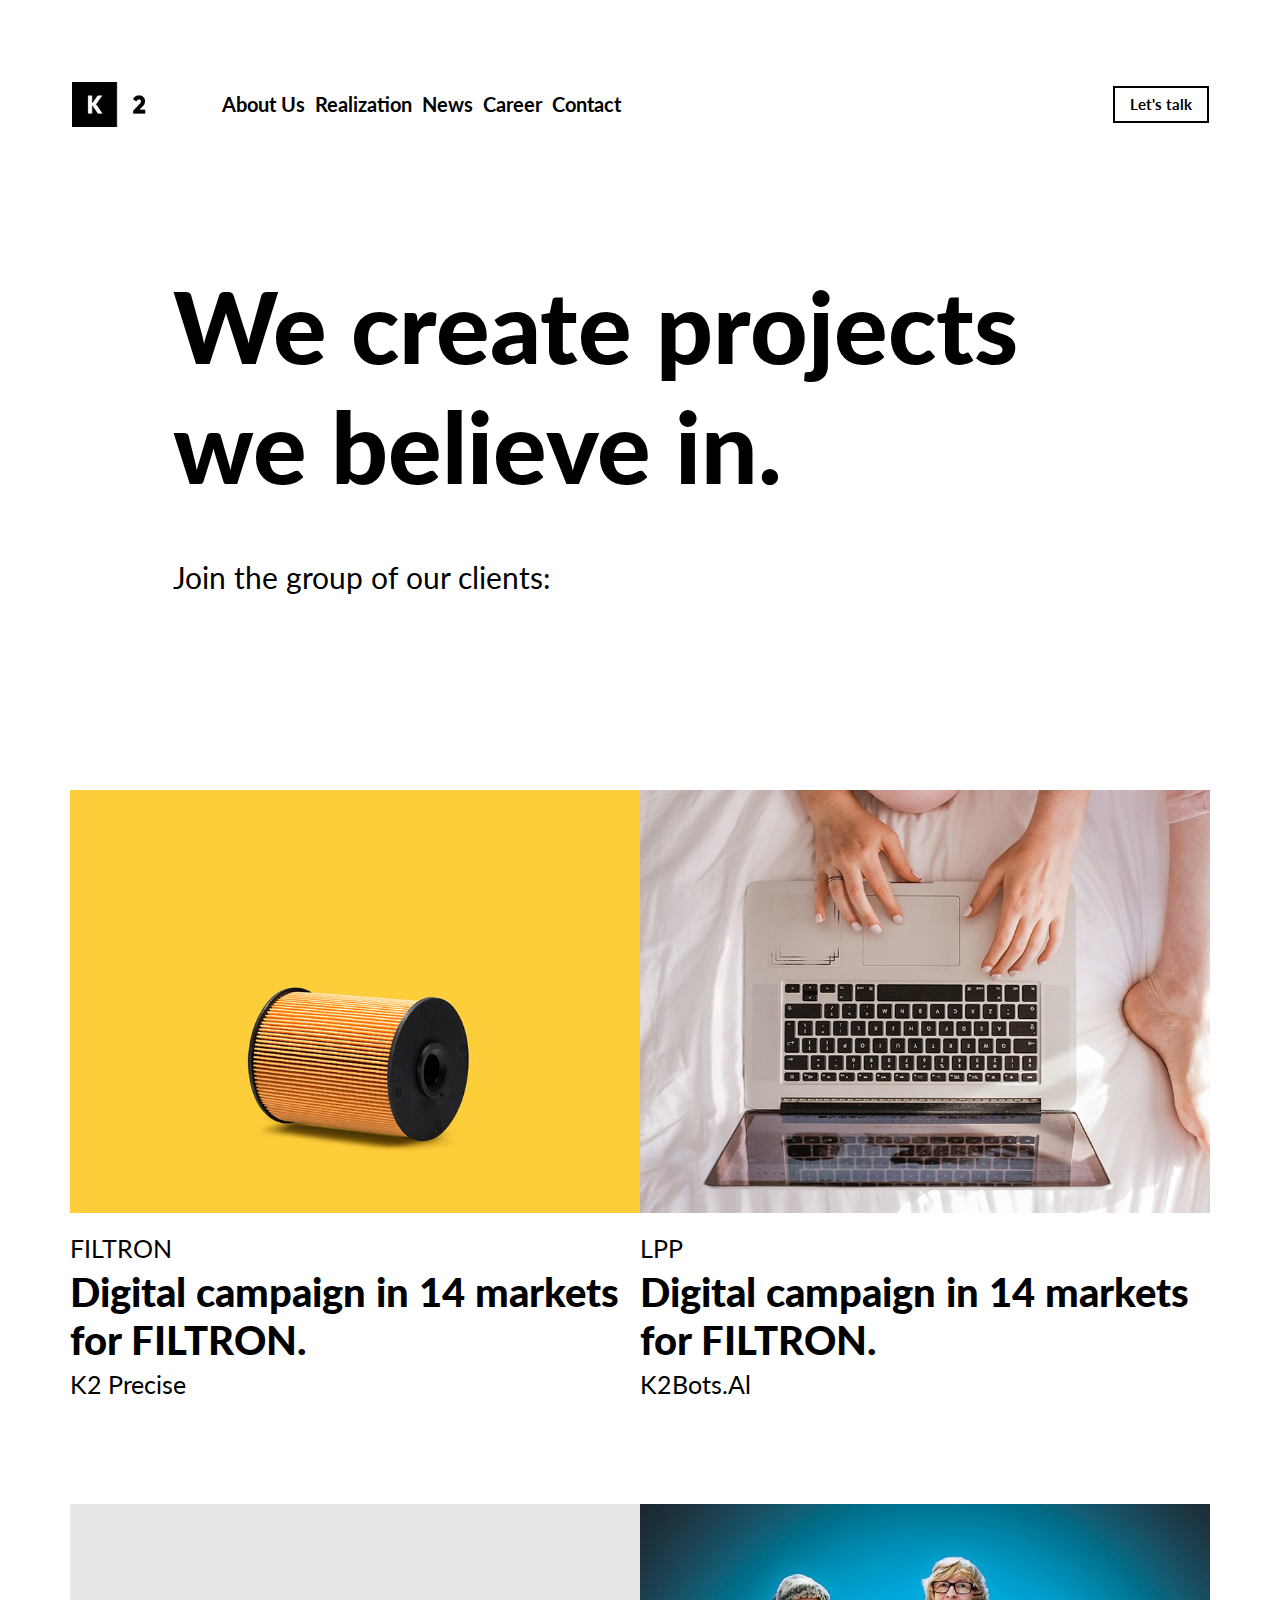
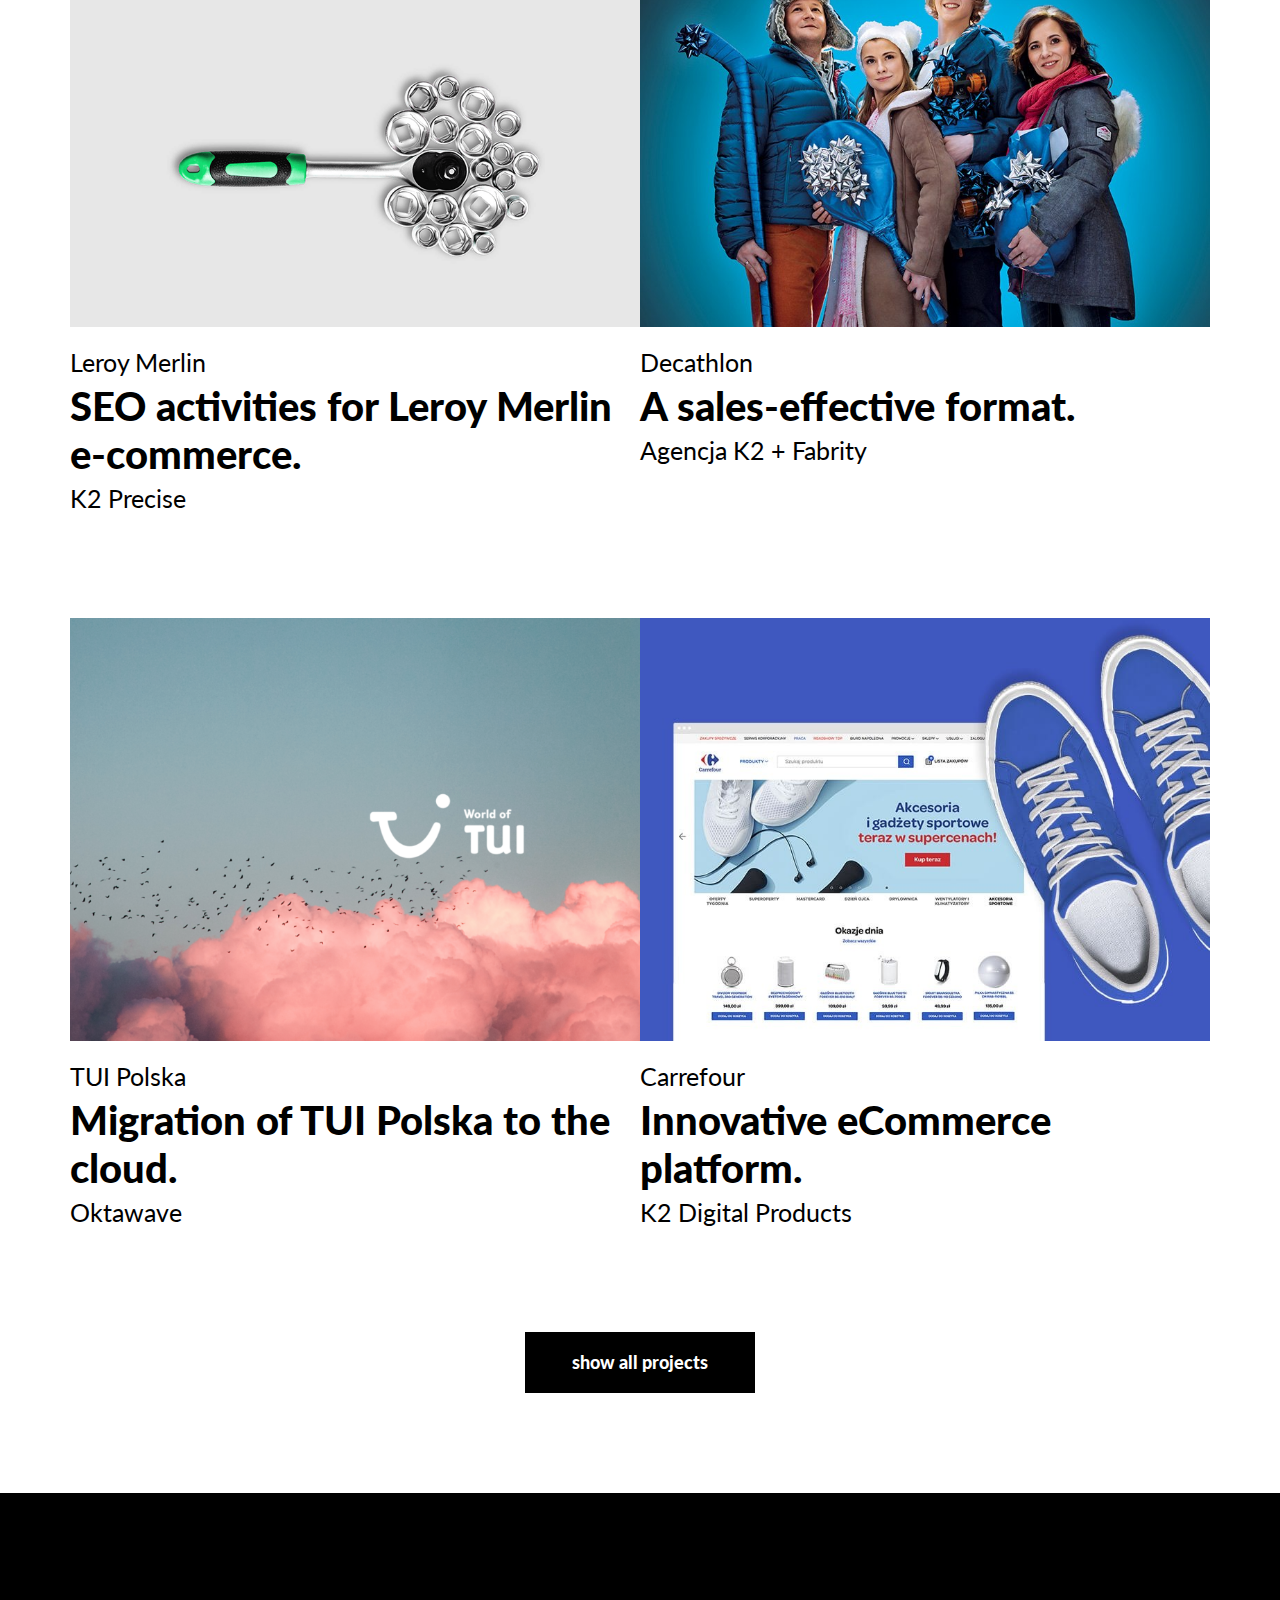
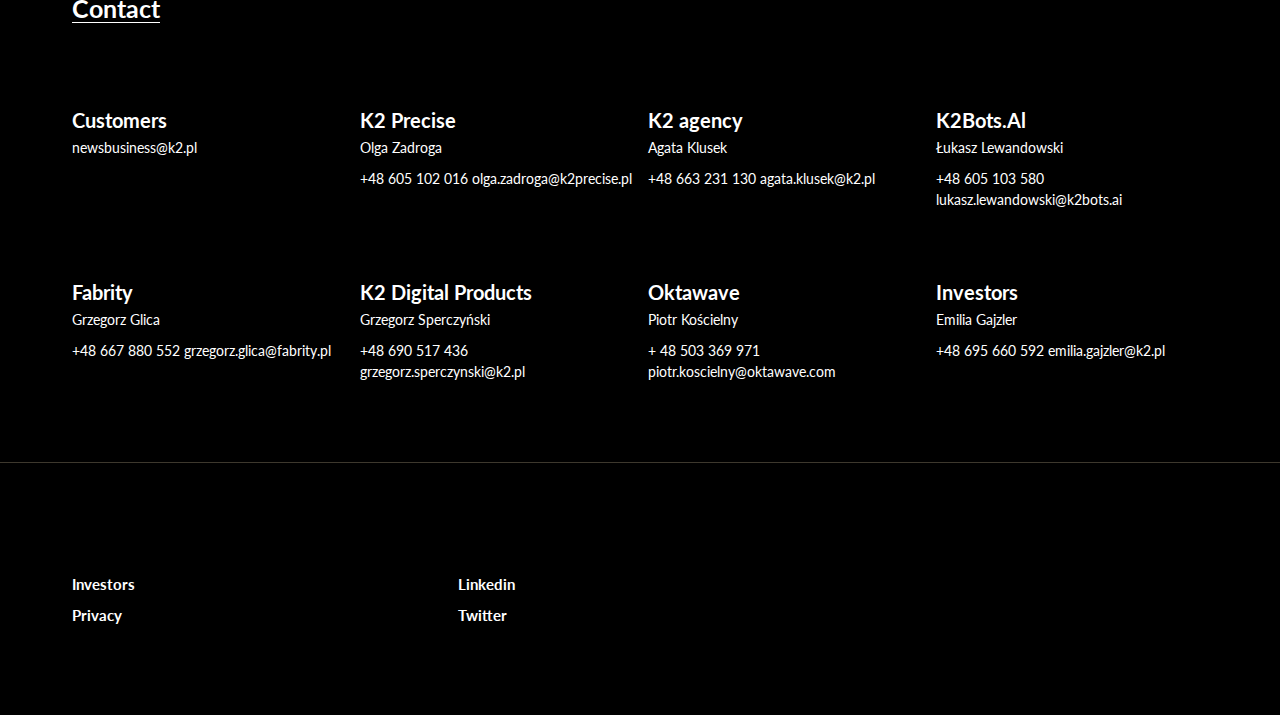
<file: Realization.html>
<!DOCTYPE html>
<html lang="en">
<head>
    <meta charset="UTF-8">
    <meta http-equiv="X-UA-Compatible" content="IE=edge">
    <meta name="viewport" content="width=device-width, initial-scale=1.0">
    <title>Realization</title>
    <link rel="stylesheet" href="scss/bootstrap.min.css">
    <link rel="stylesheet" href="scss/realization.css">
    <link href="https://use.fontawesome.com/releases/v5.0.4/css/all.css" rel="stylesheet">
</head>
<body>
      <!-- banner section  -->
      <section class="banner-section">
        <!-- navbar  -->
         <nav class="navbar navbar-expand-lg navbar-light" id="navbar">
             <div class="container-fluid" id="navbar-container">
                <a class="navbar-brand" href="index.html">
                <img src="images/logo/K2_logo_2018.png" alt="k2.pl logo" id="k2logo"/>
                </a>
                <button class="navbar-toggler" type="button" data-bs-toggle="collapse" data-bs-target="#navbarSupportedContent" aria-controls="navbarSupportedContent" aria-expanded="false" aria-label="Toggle navigation">
                <span class="navbar-toggler-icon" id="k2plicon" >
                  <i class="fa fa-bars" id="menubar"></i>
                  <i class="fas fa-times" id=menucross></i>
                </span>
                </button>
                <div class="collapse navbar-collapse" id="navbarSupportedContent">
                   <ul class="navbar-nav me-auto mb-2 mb-lg-0">
                      <li class="nav-item">
                         <a class="nav-link active" aria-current="page" href="Aboutus.html">About Us</a>
                      </li>
                      <li class="nav-item">
                         <a class="nav-link active" href="Realization.html">Realization</a>
                      </li>
                      <li class="nav-item">
                         <a class="nav-link" href="news.html">News</a>
                      </li>
                      <li class="nav-item">
                         <a class="nav-link" href="career.html">Career</a>
                      </li>
                      <li class="nav-item">
                         <a class="nav-link" href="contact.html">Contact</a>
                      </li>
                   </ul>
                   <form class="d-flex">
                     <button type="button" class="btn" data-bs-toggle="modal" data-bs-target="#contactqueries">
                        Let's talk
                      </button>
                   </form>
                </div>
             </div>
          </nav>
          <!-- modal  -->
         <div class="modal fade" id="contactqueries" tabindex="-1" aria-labelledby="contactqueriesLabel" aria-hidden="true">
            <div class="modal-dialog">
            <div class="modal-content">
               <button type="button" class="btn-close" data-bs-dismiss="modal" aria-label="Close"></button>
                  <div class="col-lg-11 col-md-11 col-12 contact-modal">
                     <div class="contactqueries-box">
                        <h5>Choose the services that interest you:</h5>
                        <div class="checkbox">
                           <ul class="ks-cboxtags">
                              <li><input type="checkbox" id="checkboxOne" value="Rainbow Dash"><label for="checkboxOne">Rainbow Dash</label></li>
                              <li><input type="checkbox" id="checkboxTwo" value="Cotton Candy"><label for="checkboxTwo">Cotton Candy</label></li>
                              <li><input type="checkbox" id="checkboxThree" value="Rarity" ><label for="checkboxThree">Rarity</label></li>
                              <li><input type="checkbox" id="checkboxFour" value="Moondancer"><label for="checkboxFour">Moondancer</label></li>
                              <li><input type="checkbox" id="checkboxFive" value="Surprise"><label for="checkboxFive">Surprise</label></li>
                              <li><input type="checkbox" id="checkboxSix" value="Twilight Sparkle"><label for="checkboxSix">Twilight
                                             Sparkle</label></li>
                              <li><input type="checkbox" id="checkboxSeven" value="Fluttershy"><label for="checkboxSeven">Fluttershy</label></li>
                              <li><input type="checkbox" id="checkboxEight" value="Derpy Hooves"><label for="checkboxEight">Derpy Hooves</label></li>
                              <li><input type="checkbox" id="checkboxNine" value="Princess Celestia"><label for="checkboxNine">Princess
                                             Celestia</label></li>
                              <li><input type="checkbox" id="checkboxTen" value="Gusty"><label for="checkboxTen">Gusty</label></li>
                              <li class="ks-selected"><input type="checkbox" id="checkboxEleven" value="Discord"><label for="checkboxEleven">Discord</label></li>
                              <li><input type="checkbox" id="checkboxTwelve" value="Clover"><label for="checkboxTwelve">Clover</label></li>
                              <li><input type="checkbox" id="checkboxThirteen" value="Baby Moondancer"><label for="checkboxThirteen">Baby
                                             Moondancer</label></li>
                              <li><input type="checkbox" id="checkboxFourteen" value="Medley"><label for="checkboxFourteen">Medley</label></li>
                              <li><input type="checkbox" id="checkboxFifteen" value="Firefly"><label for="checkboxFifteen">Firefly</label></li>
                           </ul>
                        </div>
                        <form>
                        <div class="form-group">
                        <input type="number" class="form-control" id="exampleInputEmail1" aria-describedby="emailHelp" placeholder="Telephone">
                     </div>
                        <div class="form-group">
                        <input type="email" class="form-control" id="exampleInputPassword1" placeholder="E-mail">
                     </div>
                     <div class="form-group">
                        <textarea class="form-control" placeholder="Message" id="exampleFormControlTextarea1" rows="3"></textarea>
                     </div>
                     <button type="submit" class="btn btn-primary">Send</button>
                        </form>
                     </div>
                  </div>
            </div>
            </div>
         </div>
          <!-- main-section  -->
          <div class="main-section">
             <div class="container">
                <div class="col-lg-8 col-md-12 col-12 title-section">
                  <h1>We create projects
                     we believe in.</h1>
                     <p>Join the group of our clients:</p>
                </div>
             </div>
          </div>
     </section>
     <!-- details section  -->
     <section class="details">
        <div class="container">
           <div class="details_content">
            <div class="row">
               <div class="col-lg-6 col-md-6 col-12 box">
                  <div class="img-section">
                   <img src="images/realization/1.png" alt="img">
                  </div>
                  <div class="description-section">
                     <h2>FILTRON</h2>
                     <h1><a href="details.html">Digital campaign in 14 markets for FILTRON.</a></h1>
                     <h2>K2 Precise</h2>
                  </div>
               </div>
               <div class="col-lg-6 col-md-6 col-12 box">
                  <div class="img-section">
                   <img src="images/realization/2.jpg" alt="img">
                  </div>
                  <div class="description-section">
                     <h2>LPP</h2>
                     <h1><a href="details.html">Digital campaign in 14 markets for FILTRON.</a></h1>
                     <h2>K2Bots.Al</h2>
                  </div>
               </div>
               <div class="col-lg-6 col-md-6 col-12 box">
                  <div class="img-section">
                   <img src="images/realization/3.png" alt="img">
                  </div>
                  <div class="description-section">
                     <h2>Leroy Merlin</h2>
                     <h1><a href="details.html">SEO activities for Leroy Merlin e-commerce.</a></h1>
                     <h2>K2 Precise</h2>
                  </div>
               </div>
               <div class="col-lg-6 col-md-6 col-12 box">
                  <div class="img-section">
                   <img src="images/realization/4.jpg" alt="img">
                  </div>
                  <div class="description-section">
                     <h2>Decathlon</h2>
                     <h1><a href="details.html">A sales-effective format.</a></h1>
                    <h2>Agencja K2 + Fabrity</h2>
                  </div>
               </div>
               <div class="col-lg-6 col-md-6 col-12 box">
                  <div class="img-section">
                   <img src="images/realization/5.png" alt="img">
                  </div>
                  <div class="description-section">
                     <h2>TUI Polska</h2>
                     <h1><a href="details.html">Migration of TUI Polska to the cloud.</a></h1>
                    <h2>Oktawave</h2>
                  </div>
               </div>
               <div class="col-lg-6 col-md-6 col-12 box">
                  <div class="img-section">
                   <img src="images/realization/6.jpg" alt="img">
                  </div>
                  <div class="description-section">
                     <h2>Carrefour</h2>
                     <h1><a href="details.html">Innovative eCommerce platform.</a></h1>
                    <h2>K2 Digital Products</h2>
                  </div>
               </div>
            </div>
           </div>
           <div class="button-section">
              <button class="btn" id="show_btn" onclick="btnclick()">show all projects</button>
           </div>
           <div class="details_content" id="detalis-content">
            <div class="row">
               <div class="col-lg-6 col-md-6 col-12 box">
                  <div class="img-section">
                   <img src="images/realization/7.jpg" alt="img">
                  </div>
                  <div class="description-section">
                     <h2>Pepsico - Lay's Maxx</h2>
                     <h1><a href="details.html">Campaign for 7 markets.</a></h1>
                    <h2>K2 agency</h2>
                  </div>
               </div>
               <div class="col-lg-6 col-md-6 col-12 box">
                  <div class="img-section">
                   <img src="images/realization/8.png" alt="img">
                  </div>
                  <div class="description-section">
                     <h2></h2>
                     <h1><a href="details.html">How to increase the number of leads thanks to SEO?</a></h1>
                    <h2>K2 Precise</h2>
                  </div>
               </div>
               <div class="col-lg-6 col-md-6 col-12 box">
                  <div class="img-section">
                   <img src="images/realization/9.jpg" alt="img">
                  </div>
                  <div class="description-section">
                     <h2></h2>
                     <h1><a href="details.html">IKEA chatbot.</a></h1>
                    <h2>IKEA chatbot.</h2>
                  </div>
               </div>
               <div class="col-lg-6 col-md-6 col-12 box">
                  <div class="img-section">
                   <img src="images/realization/10.jpg" alt="img">
                  </div>
                  <div class="description-section">
                     <h2>Desperados</h2>
                     <h1><a href="details.html">The first chatbot lottery in Poland.</a></h1>
                    <h2>K2 + K2Bots.Al + K2 Precise agency</h2>
                  </div>
               </div>
               <div class="col-lg-6 col-md-6 col-12 box">
                  <div class="img-section">
                   <img src="images/realization/11.png" alt="img">
                  </div>
                  <div class="description-section">
                     <h2></h2>
                     <h1><a href="details.html">Thulium migration to the cloud.</a></h1>
                    <h2>Oktawave</h2>
                  </div>
               </div>
               <div class="col-lg-6 col-md-6 col-12 box">
                  <div class="img-section">
                   <img src="images/realization/12.png" alt="img">
                  </div>
                  <div class="description-section">
                     <h2></h2>
                     <h1><a href="details.html">How to group e-commerce customers to generate growth?</a></h1>
                    <h2>K2 Precise</h2>
                  </div>
               </div>
               <div class="col-lg-6 col-md-6 col-12 box">
                  <div class="img-section">
                   <img src="images/realization/13.jpg" alt="img">
                  </div>
                  <div class="description-section">
                     <h2>CD PROJEKT RED</h2>
                     <h1><a href="details.html">The Witcher in 11 Markets.</a></h1>
                    <h2>K2 agency</h2>
                  </div>
               </div>
               <div class="col-lg-6 col-md-6 col-12 box">
                  <div class="img-section">
                   <img src="images/realization/14.jpg" alt="img">
                  </div>
                  <div class="description-section">
                     <h2></h2>
                     <h1><a href="details.html">How to increase the number of leads thanks to SEO?</a></h1>
                    <h2>K2 Precise</h2>
                  </div>
               </div>
               <div class="col-lg-6 col-md-6 col-12 box">
                  <div class="img-section">
                   <img src="images/realization/15.jpg" alt="img">
                  </div>
                  <div class="description-section">
                     <h2></h2>
                     <h1><a href="details.html">IKEA chatbot.</a></h1>
                    <h2>IKEA chatbot.</h2>
                  </div>
               </div>
               <div class="col-lg-6 col-md-6 col-12 box">
                  <div class="img-section">
                   <img src="images/realization/16.jpg" alt="img">
                  </div>
                  <div class="description-section">
                     <h2>Desperados</h2>
                     <h1><a href="details.html">The first chatbot lottery in Poland.</a></h1>
                    <h2>K2 + K2Bots.Al + K2 Precise agency</h2>
                  </div>
               </div>
               <div class="col-lg-6 col-md-6 col-12 box">
                  <div class="img-section">
                   <img src="images/realization/17.jpg" alt="img">
                  </div>
                  <div class="description-section">
                     <h2></h2>
                     <h1><a href="details.html">Thulium migration to the cloud.</a></h1>
                    <h2>Oktawave</h2>
                  </div>
               </div>
               <div class="col-lg-6 col-md-6 col-12 box">
                  <div class="img-section">
                   <img src="images/realization/18.jpg" alt="img">
                  </div>
                  <div class="description-section">
                     <h2></h2>
                     <h1><a href="details.html">How to group e-commerce customers to generate growth?</a></h1>
                    <h2>K2 Precise</h2>
                  </div>
               </div>
               <div class="col-lg-6 col-md-6 col-12 box">
                  <div class="img-section">
                   <img src="images/realization/19.jpg" alt="img">
                  </div>
                  <div class="description-section">
                     <h2>Pepsico - Lay's Maxx</h2>
                     <h1><a href="details.html">Campaign for 7 markets.</a></h1>
                    <h2>K2 agency</h2>
                  </div>
               </div>
               <div class="col-lg-6 col-md-6 col-12 box">
                  <div class="img-section">
                   <img src="images/realization/20.jpg" alt="img">
                  </div>
                  <div class="description-section">
                     <h2></h2>
                     <h1><a href="details.html">How to increase the number of leads thanks to SEO?</a></h1>
                    <h2>K2 Precise</h2>
                  </div>
               </div>
               <div class="col-lg-6 col-md-6 col-12 box">
                  <div class="img-section">
                   <img src="images/realization/21.png" alt="img">
                  </div>
                  <div class="description-section">
                     <h2></h2>
                     <h1><a href="details.html">IKEA chatbot.</a></h1>
                    <h2>IKEA chatbot.</h2>
                  </div>
               </div>
               <div class="col-lg-6 col-md-6 col-12 box">
                  <div class="img-section">
                   <img src="images/realization/22.jpg" alt="img">
                  </div>
                  <div class="description-section">
                     <h2>Desperados</h2>
                     <h1><a href="details.html">The first chatbot lottery in Poland.</a></h1>
                    <h2>K2 + K2Bots.Al + K2 Precise agency</h2>
                  </div>
               </div>
               <div class="col-lg-6 col-md-6 col-12 box">
                  <div class="img-section">
                   <img src="images/realization/23.jpg" alt="img">
                  </div>
                  <div class="description-section">
                     <h2></h2>
                     <h1><a href="details.html">Thulium migration to the cloud.</a></h1>
                    <h2>Oktawave</h2>
                  </div>
               </div>
               <div class="col-lg-6 col-md-6 col-12 box">
                  <div class="img-section">
                   <img src="images/realization/24.jpg" alt="img">
                  </div>
                  <div class="description-section">
                     <h2></h2>
                     <h1><a href="details.html">How to group e-commerce customers to generate growth?</a></h1>
                    <h2>K2 Precise</h2>
                  </div>
               </div>
               <div class="col-lg-6 col-md-6 col-12 box">
                  <div class="img-section">
                   <img src="images/realization/25.jpg" alt="img">
                  </div>
                  <div class="description-section">
                     <h2>CD PROJEKT RED</h2>
                     <h1><a href="details.html">The Witcher in 11 Markets.</a></h1>
                    <h2>K2 agency</h2>
                  </div>
               </div>
               <div class="col-lg-6 col-md-6 col-12 box">
                  <div class="img-section">
                   <img src="images/realization/26.jpg" alt="img">
                  </div>
                  <div class="description-section">
                     <h2></h2>
                     <h1><a href="details.html">How to increase the number of leads thanks to SEO?</a></h1>
                    <h2>K2 Precise</h2>
                  </div>
               </div>
               <div class="col-lg-6 col-md-6 col-12 box">
                  <div class="img-section">
                   <img src="images/realization/27.jpg" alt="img">
                  </div>
                  <div class="description-section">
                     <h2></h2>
                     <h1><a href="details.html">IKEA chatbot.</a></h1>
                    <h2>IKEA chatbot.</h2>
                  </div>
               </div>
               <div class="col-lg-6 col-md-6 col-12 box">
                  <div class="img-section">
                   <img src="images/realization/28.jpg" alt="img">
                  </div>
                  <div class="description-section">
                     <h2>Desperados</h2>
                     <h1><a href="details.html">The first chatbot lottery in Poland.</a></h1>
                    <h2>K2 + K2Bots.Al + K2 Precise agency</h2>
                  </div>
               </div>
               <div class="col-lg-6 col-md-6 col-12 box">
                  <div class="img-section">
                   <img src="images/realization/29.jpg" alt="img">
                  </div>
                  <div class="description-section">
                     <h2></h2>
                     <h1><a href="details.html">Thulium migration to the cloud.</a></h1>
                    <h2>Oktawave</h2>
                  </div>
               </div>
               <div class="col-lg-6 col-md-6 col-12 box">
                  <div class="img-section">
                   <img src="images/realization/30.jpg" alt="img">
                  </div>
                  <div class="description-section">
                     <h2></h2>
                     <h1><a href="details.html">How to group e-commerce customers to generate growth?</a></h1>
                    <h2>K2 Precise</h2>
                  </div>
               </div>
               <div class="col-lg-6 col-md-6 col-12 box">
                  <div class="img-section">
                   <img src="images/realization/31.png" alt="img">
                  </div>
                  <div class="description-section">
                     <h2>Pepsico - Lay's Maxx</h2>
                     <h1><a href="details.html">Campaign for 7 markets.</a></h1>
                    <h2>K2 agency</h2>
                  </div>
               </div>
               <div class="col-lg-6 col-md-6 col-12 box">
                  <div class="img-section">
                   <img src="images/realization/32.jpg" alt="img">
                  </div>
                  <div class="description-section">
                     <h2></h2>
                     <h1><a href="details.html">How to increase the number of leads thanks to SEO?</a></h1>
                    <h2>K2 Precise</h2>
                  </div>
               </div>
               <div class="col-lg-6 col-md-6 col-12 box">
                  <div class="img-section">
                   <img src="images/realization/33.jpg" alt="img">
                  </div>
                  <div class="description-section">
                     <h2></h2>
                     <h1><a href="details.html">IKEA chatbot.</a></h1>
                    <h2>IKEA chatbot.</h2>
                  </div>
               </div>
               <div class="col-lg-6 col-md-6 col-12 box">
                  <div class="img-section">
                   <img src="images/realization/34.jpg" alt="img">
                  </div>
                  <div class="description-section">
                     <h2>Desperados</h2>
                     <h1><a href="details.html">The first chatbot lottery in Poland.</a></h1>
                    <h2>K2 + K2Bots.Al + K2 Precise agency</h2>
                  </div>
               </div>
               <div class="col-lg-6 col-md-6 col-12 box">
                  <div class="img-section">
                   <img src="images/realization/35.jpg" alt="img">
                  </div>
                  <div class="description-section">
                     <h2></h2>
                     <h1><a href="details.html">Thulium migration to the cloud.</a></h1>
                    <h2>Oktawave</h2>
                  </div>
               </div>
               <div class="col-lg-6 col-md-6 col-12 box">
                  <div class="img-section">
                   <img src="images/realization/36.jpg" alt="img">
                  </div>
                  <div class="description-section">
                     <h2></h2>
                     <h1><a href="details.html">How to group e-commerce customers to generate growth?</a></h1>
                    <h2>K2 Precise</h2>
                  </div>
               </div>
               <div class="col-lg-6 col-md-6 col-12 box">
                  <div class="img-section">
                   <img src="images/realization/37.jpg" alt="img">
                  </div>
                  <div class="description-section">
                     <h2>CD PROJEKT RED</h2>
                     <h1><a href="details.html">The Witcher in 11 Markets.</a></h1>
                    <h2>K2 agency</h2>
                  </div>
               </div>
               <div class="col-lg-6 col-md-6 col-12 box">
                  <div class="img-section">
                   <img src="images/realization/38.jpg" alt="img">
                  </div>
                  <div class="description-section">
                     <h2></h2>
                     <h1><a href="details.html">How to increase the number of leads thanks to SEO?</a></h1>
                    <h2>K2 Precise</h2>
                  </div>
               </div>
               <div class="col-lg-6 col-md-6 col-12 box">
                  <div class="img-section">
                   <img src="images/realization/39.jpg" alt="img">
                  </div>
                  <div class="description-section">
                     <h2></h2>
                     <h1><a href="details.html">IKEA chatbot.</a></h1>
                    <h2>IKEA chatbot.</h2>
                  </div>
               </div>
               <div class="col-lg-6 col-md-6 col-12 box">
                  <div class="img-section">
                   <img src="images/realization/40.jpg" alt="img">
                  </div>
                  <div class="description-section">
                     <h2>Desperados</h2>
                     <h1><a href="details.html">The first chatbot lottery in Poland.</a></h1>
                    <h2>K2 + K2Bots.Al + K2 Precise agency</h2>
                  </div>
               </div>
               <div class="col-lg-6 col-md-6 col-12 box">
                  <div class="img-section">
                   <img src="images/realization/41.jpg" alt="img">
                  </div>
                  <div class="description-section">
                     <h2></h2>
                     <h1><a href="details.html">Thulium migration to the cloud.</a></h1>
                    <h2>Oktawave</h2>
                  </div>
               </div>
               <div class="col-lg-6 col-md-6 col-12 box">
                  <div class="img-section">
                   <img src="images/realization/42.png" alt="img">
                  </div>
                  <div class="description-section">
                     <h2></h2>
                     <h1><a href="details.html">How to group e-commerce customers to generate growth?</a></h1>
                    <h2>K2 Precise</h2>
                  </div>
               </div>
               <div class="col-lg-6 col-md-6 col-12 box">
                  <div class="img-section">
                   <img src="images/realization/43.jpg" alt="img">
                  </div>
                  <div class="description-section">
                     <h2>Pepsico - Lay's Maxx</h2>
                     <h1><a href="details.html">Campaign for 7 markets.</a></h1>
                    <h2>K2 agency</h2>
                  </div>
               </div>
               <div class="col-lg-6 col-md-6 col-12 box">
                  <div class="img-section">
                   <img src="images/realization/44.jpg" alt="img">
                  </div>
                  <div class="description-section">
                     <h2></h2>
                     <h1><a href="details.html">How to increase the number of leads thanks to SEO?</a></h1>
                    <h2>K2 Precise</h2>
                  </div>
               </div>
               <div class="col-lg-6 col-md-6 col-12 box">
                  <div class="img-section">
                   <img src="images/realization/45.jpg" alt="img">
                  </div>
                  <div class="description-section">
                     <h2></h2>
                     <h1><a href="details.html">IKEA chatbot.</a></h1>
                    <h2>IKEA chatbot.</h2>
                  </div>
               </div>
               <div class="col-lg-6 col-md-6 col-12 box">
                  <div class="img-section">
                   <img src="images/realization/46.jpg" alt="img">
                  </div>
                  <div class="description-section">
                     <h2>Desperados</h2>
                     <h1><a href="details.html">The first chatbot lottery in Poland.</a></h1>
                    <h2>K2 + K2Bots.Al + K2 Precise agency</h2>
                  </div>
               </div>
               <div class="col-lg-6 col-md-6 col-12 box">
                  <div class="img-section">
                   <img src="images/realization/47.jpg" alt="img">
                  </div>
                  <div class="description-section">
                     <h2></h2>
                     <h1><a href="details.html">Thulium migration to the cloud.</a></h1>
                    <h2>Oktawave</h2>
                  </div>
               </div>
               <div class="col-lg-6 col-md-6 col-12 box">
                  <div class="img-section">
                   <img src="images/realization/48.jpg" alt="img">
                  </div>
                  <div class="description-section">
                     <h2></h2>
                     <h1><a href="details.html">How to group e-commerce customers to generate growth?</a></h1>
                    <h2>K2 Precise</h2>
                  </div>
               </div>
               <div class="col-lg-6 col-md-6 col-12 box">
                  <div class="img-section">
                   <img src="images/realization/49.jpg" alt="img">
                  </div>
                  <div class="description-section">
                     <h2>CD PROJEKT RED</h2>
                     <h1><a href="details.html">The Witcher in 11 Markets.</a></h1>
                    <h2>K2 agency</h2>
                  </div>
               </div>
               <div class="col-lg-6 col-md-6 col-12 box">
                  <div class="img-section">
                   <img src="images/realization/50.jpg" alt="img">
                  </div>
                  <div class="description-section">
                     <h2></h2>
                     <h1><a href="details.html">How to increase the number of leads thanks to SEO?</a></h1>
                     <h2>K2 Precise</h2>
                  </div>
               </div>
            </div>
           </div>
        </div>
     </section>
      <!-- contact section  -->
     <section class="contact">
      <div class="container-fluid">
         <h1><a href="contact.html">Contact</a></h1>
         <div class="contact-content">
          <div class="row">
             <div class="col-lg-3 col-md-6 col-12 contact-box">
                <h3>Customers</h3>
                <p>newsbusiness@k2.pl</p>
             </div>
             <div class="col-lg-3 col-md-6 col-12 contact-box">
                <h3>K2 Precise</h3>
                <p>Olga Zadroga</p>
                <p>+48 605 102 016 olga.zadroga@k2precise.pl</p>
             </div>
             <div class="col-lg-3 col-md-6 col-12 contact-box">
                <h3>K2 agency</h3>
                <p>Agata Klusek</p>
                <p>+48 663 231 130 agata.klusek@k2.pl</p>
             </div>
             <div class="col-lg-3 col-md-6 col-12 contact-box">
                <h3>K2Bots.Al</h3>
                <p>Łukasz Lewandowski</p>
                <p>+48 605 103 580 lukasz.lewandowski@k2bots.ai</p>
             </div>
             <div class="col-lg-3 col-md-6 col-12 contact-box">
                <h3>Fabrity</h3>
                <p>Grzegorz Glica</p>
                <p>+48 667 880 552 grzegorz.glica@fabrity.pl</p>
             </div>
             <div class="col-lg-3 col-md-6 col-12 contact-box">
                <h3>K2 Digital Products</h3>
                <p>Grzegorz Sperczyński</p>
                <p>+48 690 517 436 grzegorz.sperczynski@k2.pl</p>
             </div>
             <div class="col-lg-3 col-md-6 col-12 contact-box">
                <h3>Oktawave</h3>
                <p>Piotr Kościelny</p>
                <p>+ 48 503 369 971 piotr.koscielny@oktawave.com</p>
             </div>
             <div class="col-lg-3 col-md-6 col-12 contact-box">
                <h3>Investors</h3>
                <p>Emilia Gajzler</p>
                <p>+48 695 660 592 emilia.gajzler@k2.pl</p>
             </div>
          </div>
         </div>
      </div>
      <hr style="color: wheat;">
   </section>
   

   <!-- footer section  -->
   <section class="footer">
     <div class="container-fluid">
       <div class="footer-content">
          <div class="col-lg-8 col-md-12 col-12">
             <div class="row">
                <div class="col-lg-6 col-md-12 col-12">
                   <h3><a href="#">Investors</a></h3>
                </div>
                <div class="col-lg-6 col-md-12 col-12">
                 <h3><a href="#">Linkedin</a></h3>
              </div>
              <div class="col-lg-6 col-md-12 col-12">
                 <h3><a href="#">Privacy</a></h3>
              </div>
              <div class="col-lg-6 col-md-12 col-12">
                 <h3><a href="#">Twitter</a></h3>
              </div>
             </div>
          </div>
       </div>
     </div>
   </section>
  
</body>
<script src="js/bootstrap.bundle.min.js"></script>
<script src="js/image.js"></script>
</html>
</file>
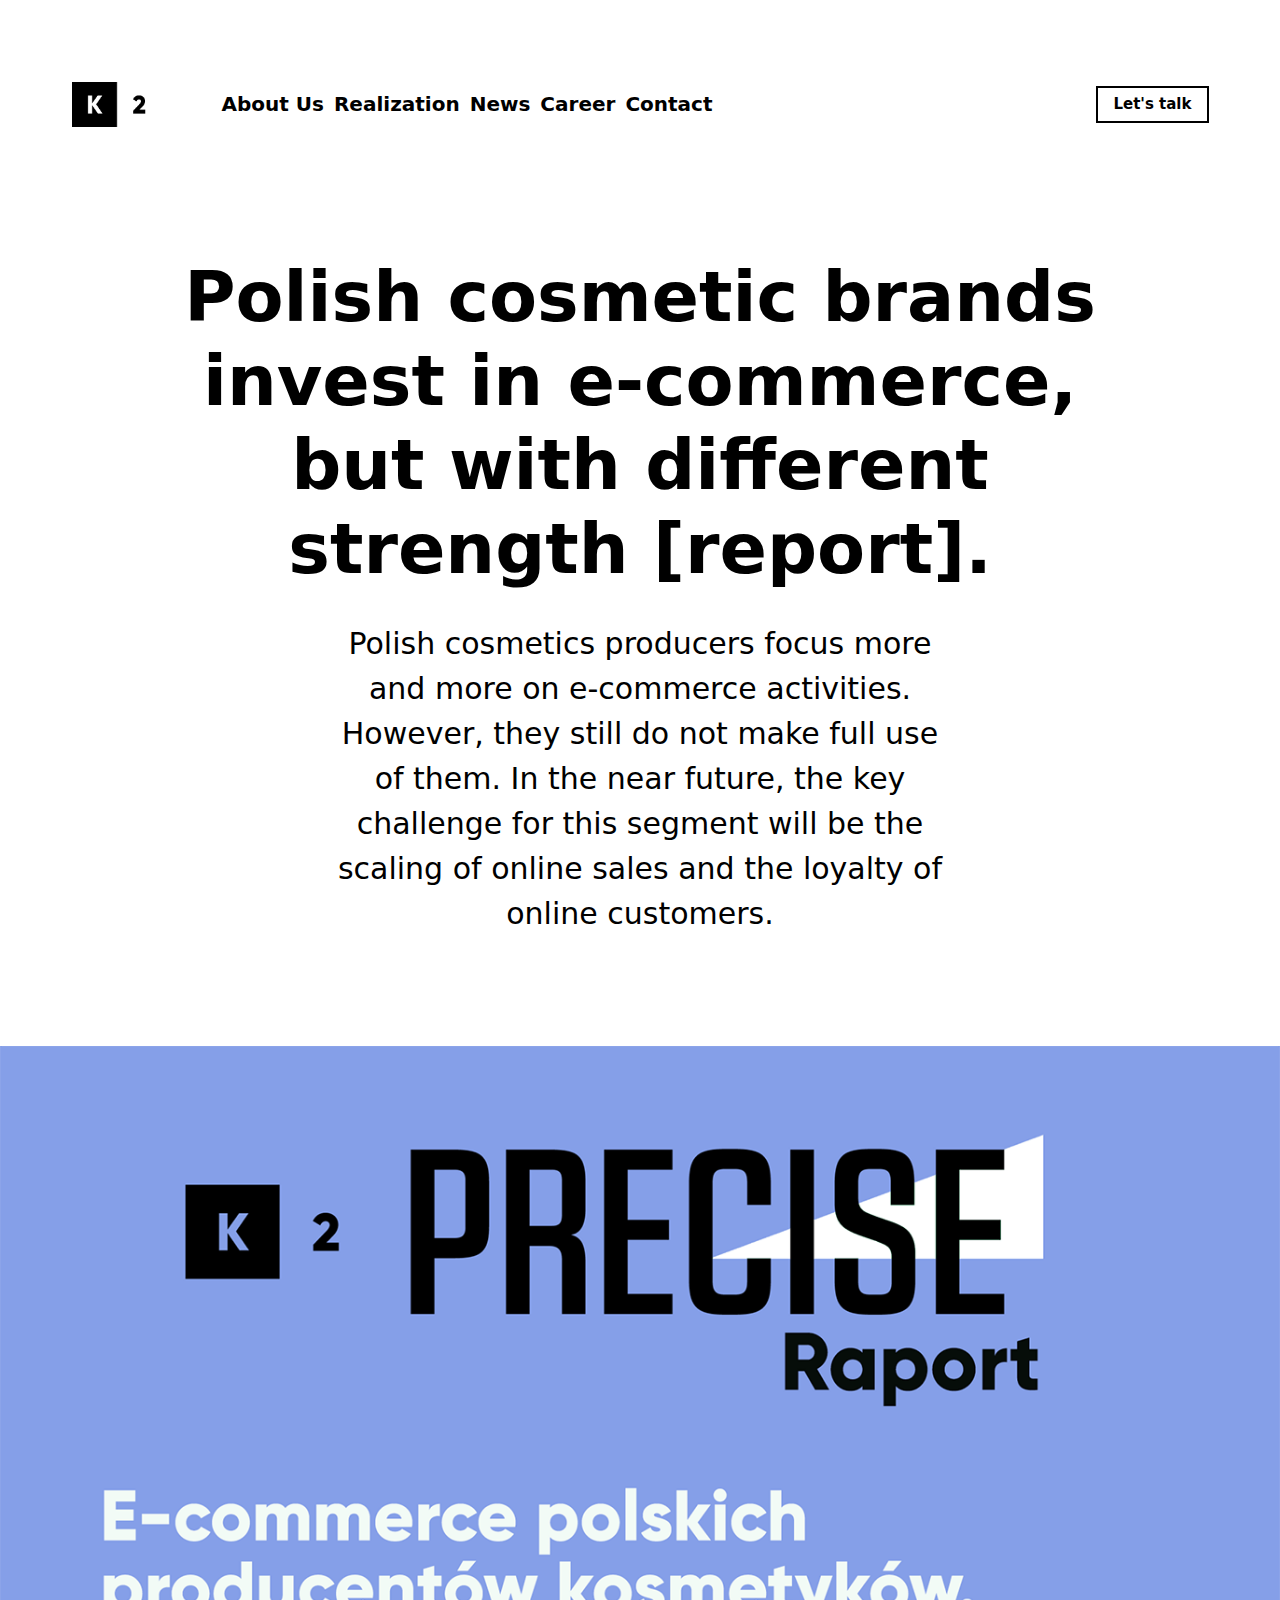
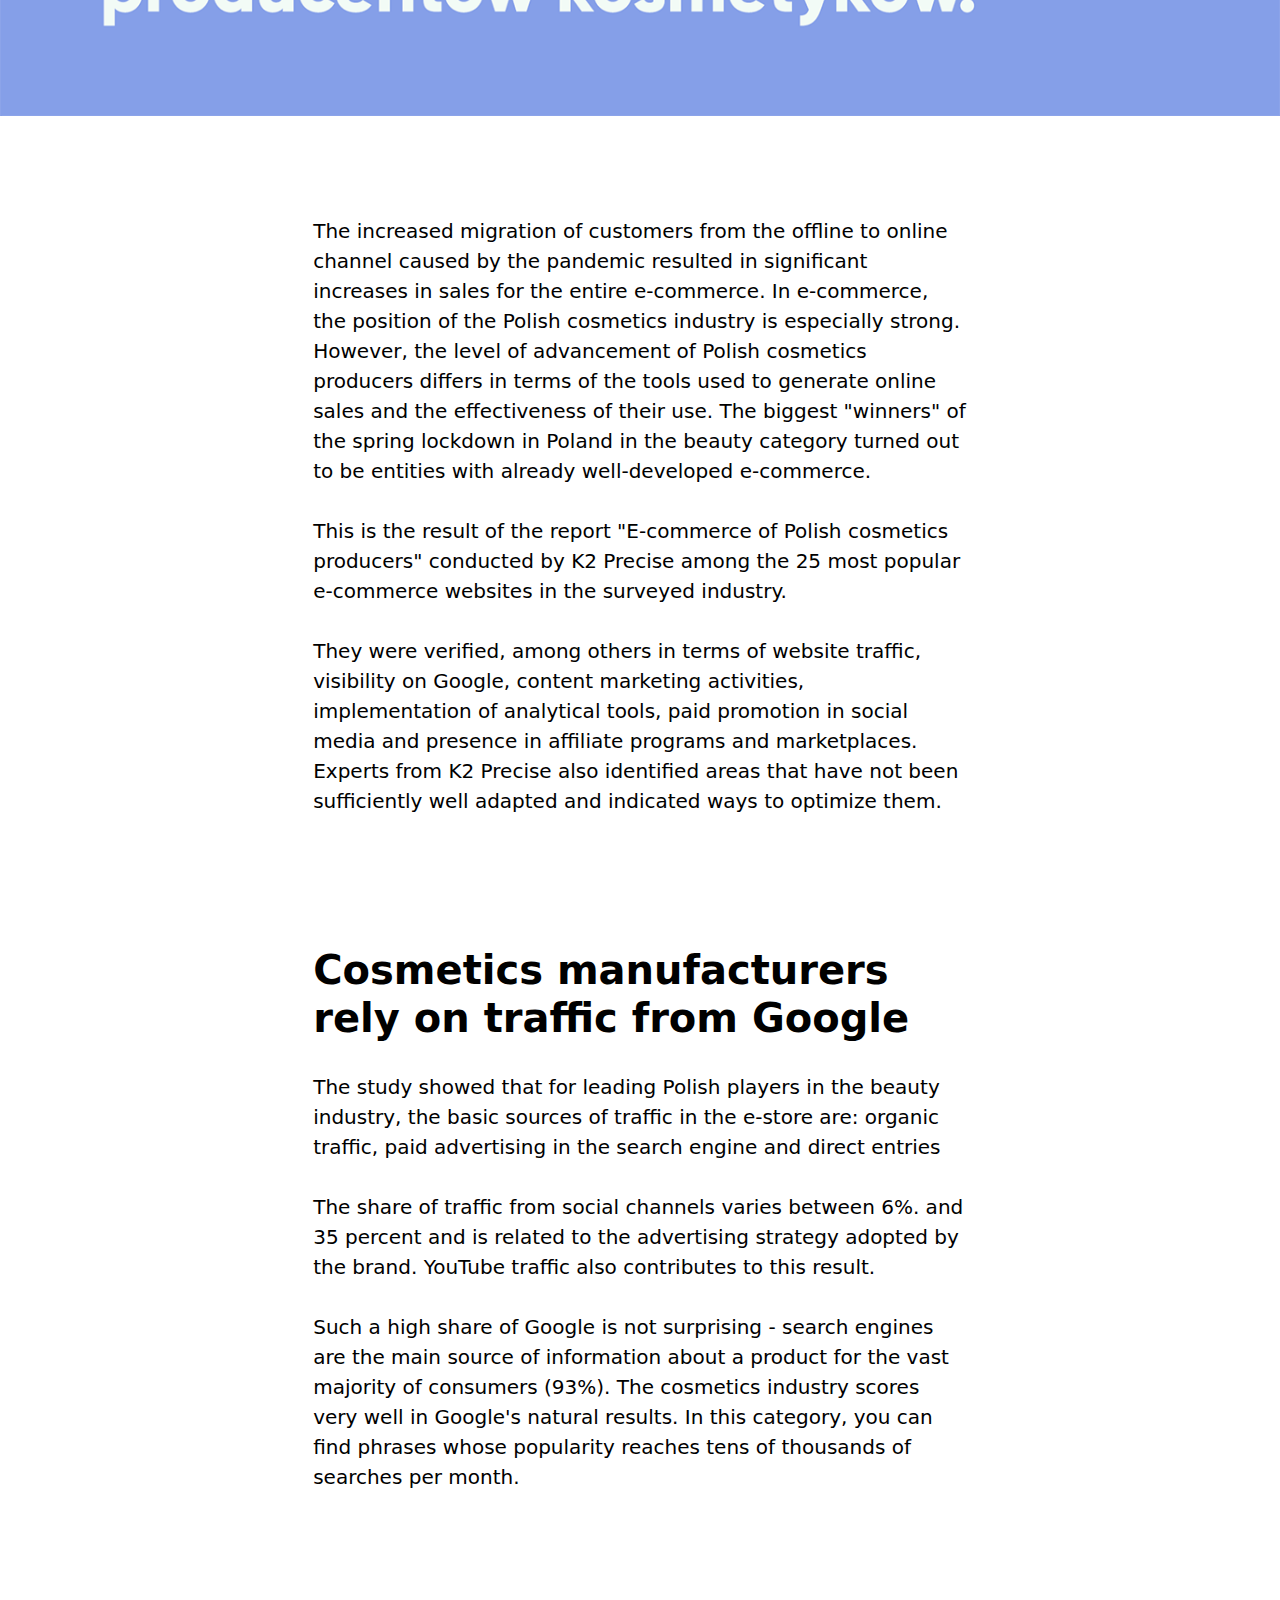
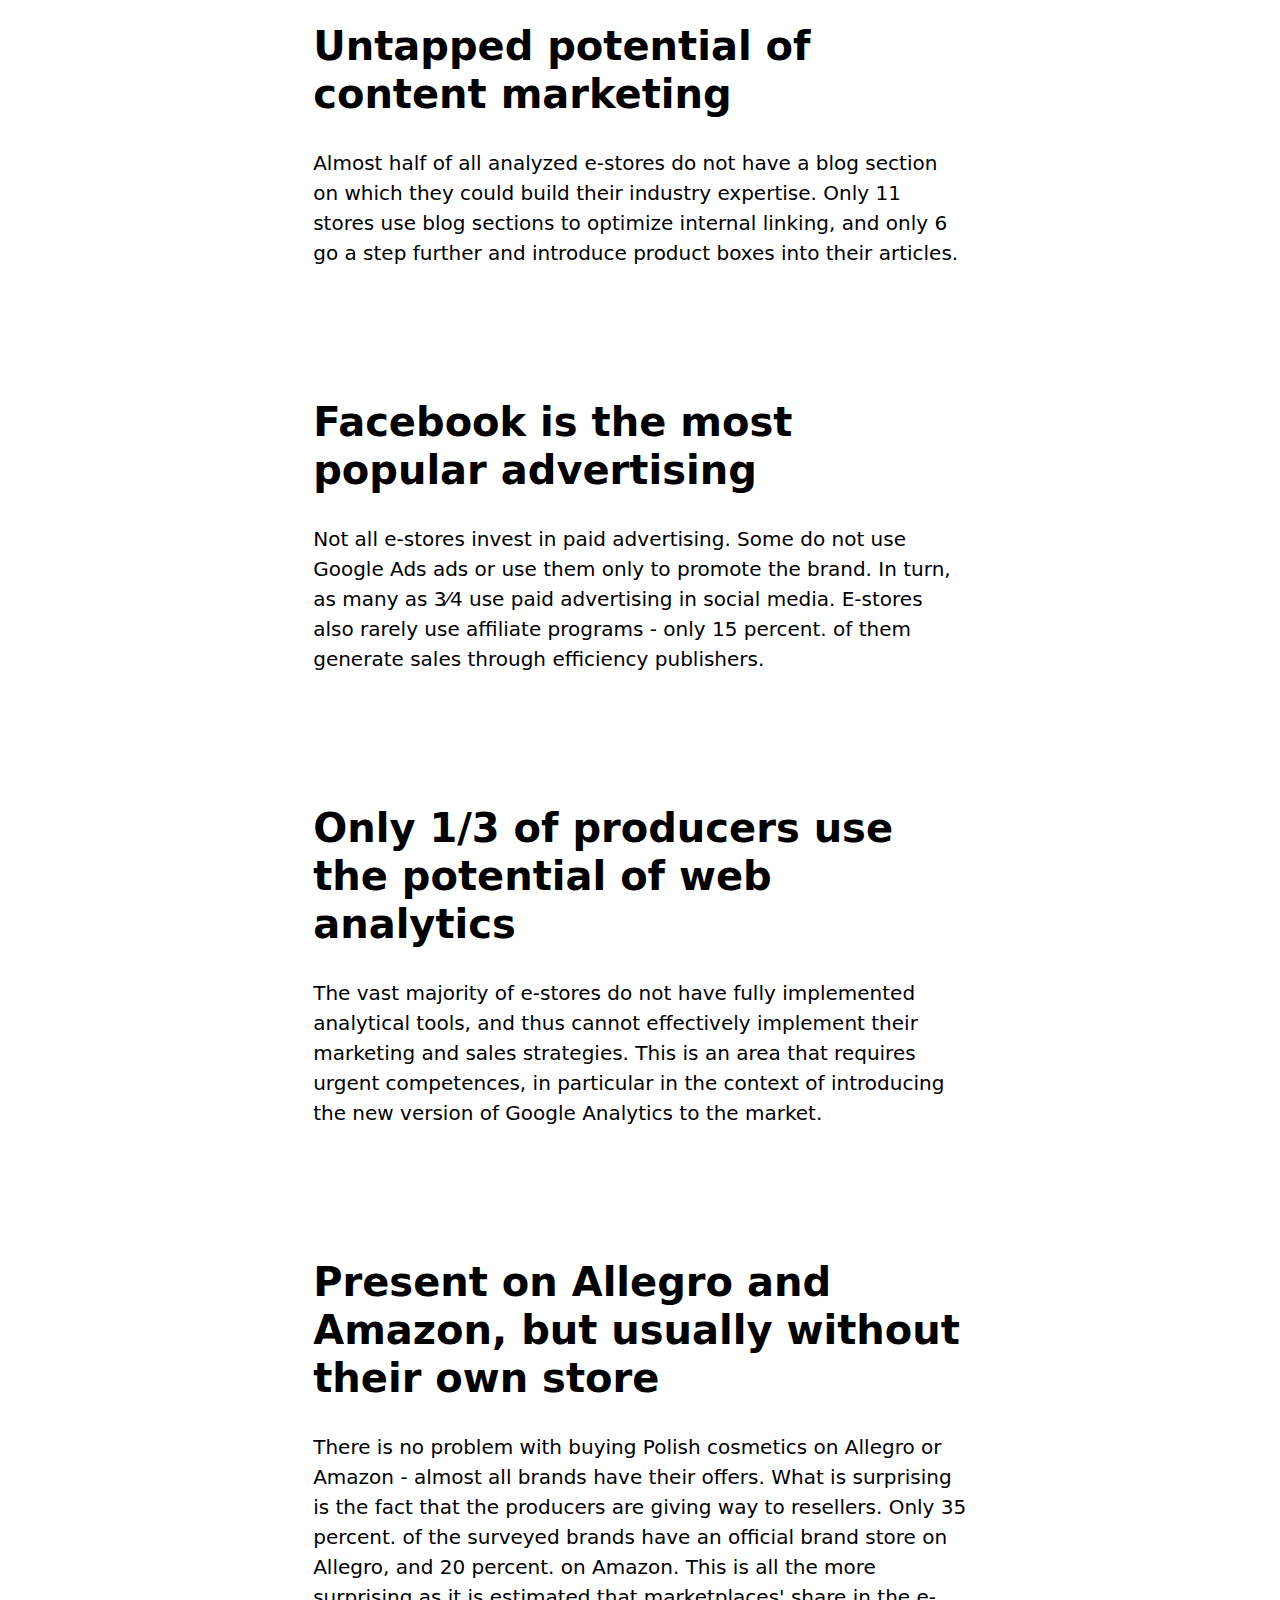
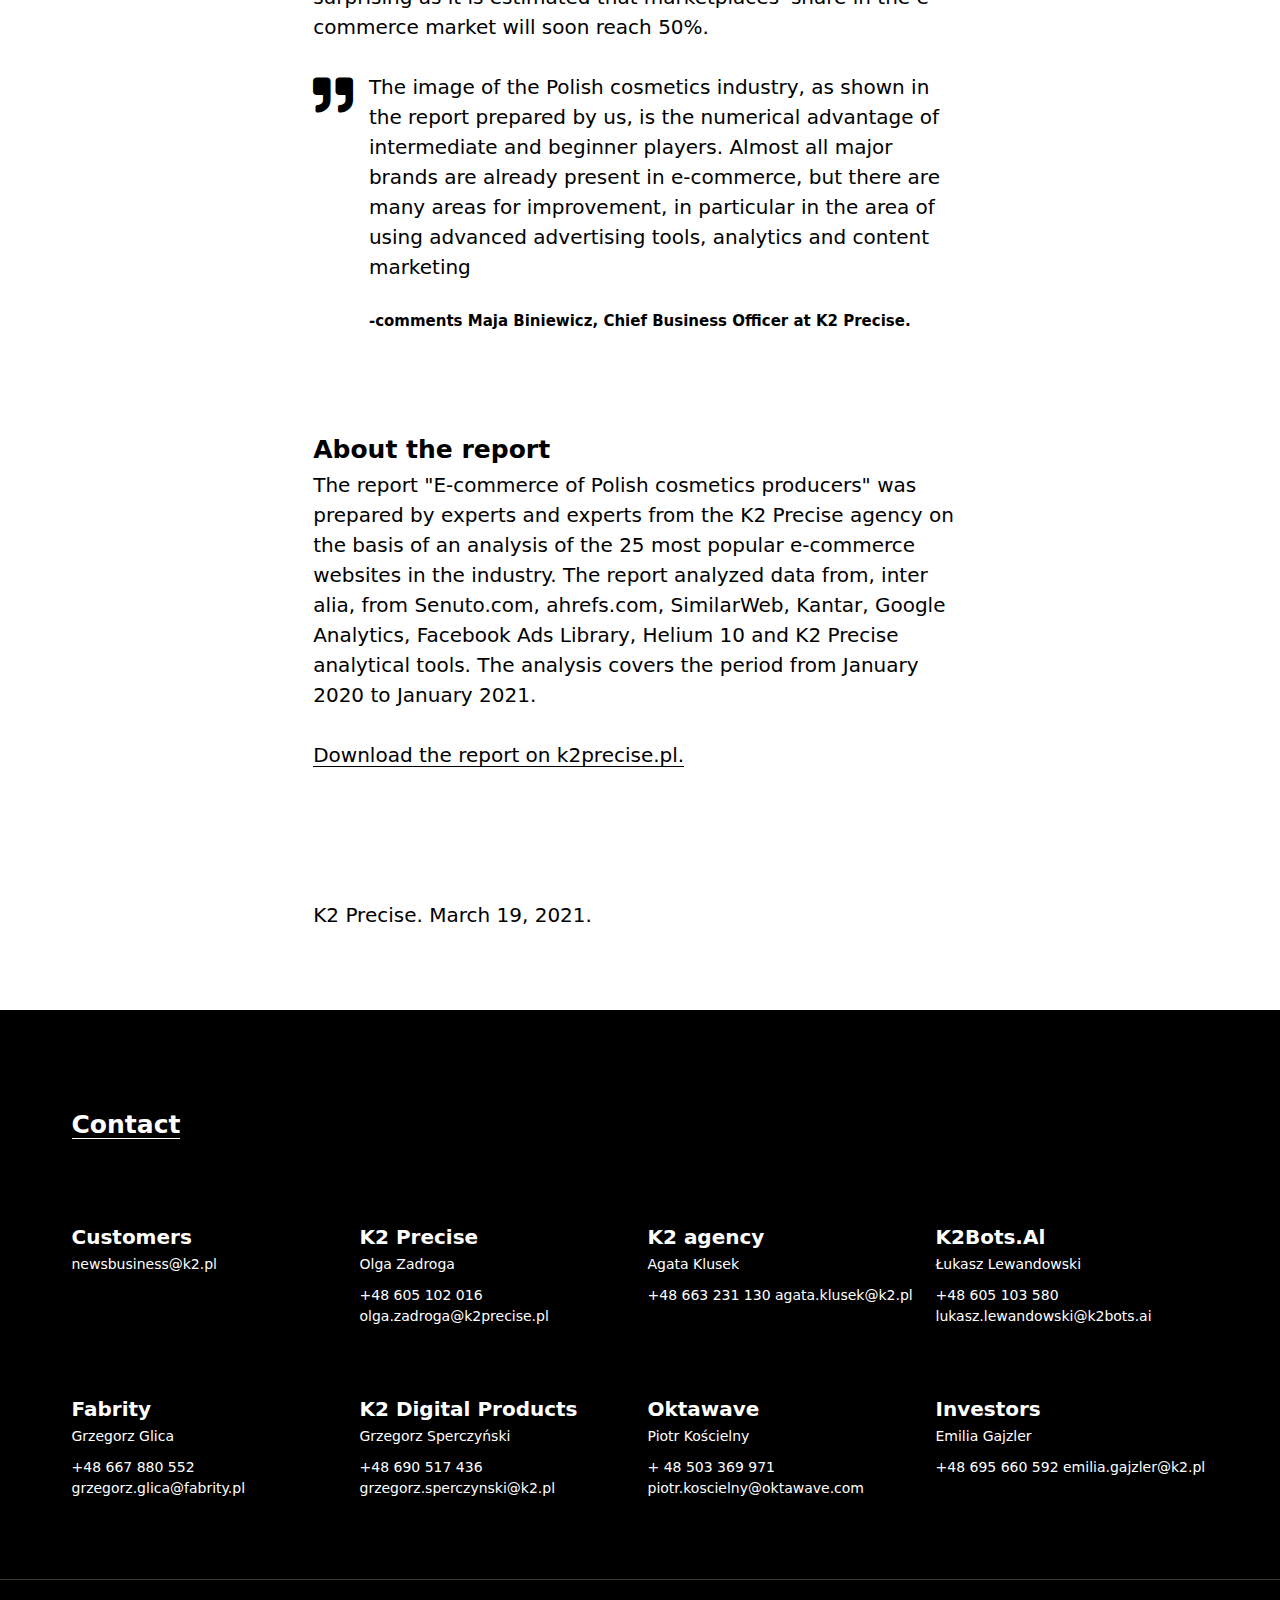
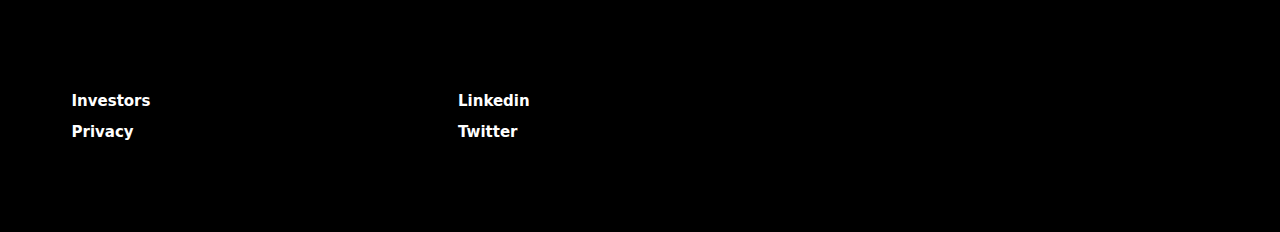
<file: report.html>
<!DOCTYPE html>
<html lang="en">
<head>
    <meta charset="UTF-8">
    <meta http-equiv="X-UA-Compatible" content="IE=edge">
    <meta name="viewport" content="width=device-width, initial-scale=1.0">
    <link rel="stylesheet" href="scss/report.css">
    <link rel="stylesheet" href="scss/bootstrap.min.css">
    <link href="https://use.fontawesome.com/releases/v5.0.4/css/all.css" rel="stylesheet">
    <title>report</title>
</head>
<body>
     <!-- banner section  -->
     <section class="banner-section">
        <!-- navbar  -->
         <nav class="navbar navbar-expand-lg navbar-light" id="navbar">
             <div class="container-fluid" id="navbar-container">
                <a class="navbar-brand" href="index.html">
                <img src="images/logo/K2_logo_2018.png" alt="k2.pl logo" id="k2logo"/>
                </a>
                <button class="navbar-toggler" type="button" data-bs-toggle="collapse" data-bs-target="#navbarSupportedContent" aria-controls="navbarSupportedContent" aria-expanded="false" aria-label="Toggle navigation">
                <span class="navbar-toggler-icon" id="k2plicon" >
                  <i class="fa fa-bars" id="menubar"></i>
               <i class="fas fa-times" id=menucross></i>
                </span>
                </button>
                <div class="collapse navbar-collapse" id="navbarSupportedContent">
                   <ul class="navbar-nav me-auto mb-2 mb-lg-0">
                      <li class="nav-item">
                         <a class="nav-link active" aria-current="page" href="Aboutus.html">About Us</a>
                      </li>
                      <li class="nav-item">
                         <a class="nav-link active" href="Realization.html">Realization</a>
                      </li>
                      <li class="nav-item">
                         <a class="nav-link" href="news.html">News</a>
                      </li>
                      <li class="nav-item">
                         <a class="nav-link" href="career.html">Career</a>
                      </li>
                      <li class="nav-item">
                         <a class="nav-link" href="contact.html">Contact</a>
                      </li>
                   </ul>
                   <form class="d-flex">
                     <button type="button" class="btn" data-bs-toggle="modal" data-bs-target="#contactqueries">
                        Let's talk
                      </button>
                   </form>
                </div>
             </div>
          </nav>
          <!-- modal  -->
         <div class="modal fade" id="contactqueries" tabindex="-1" aria-labelledby="contactqueriesLabel" aria-hidden="true">
            <div class="modal-dialog">
            <div class="modal-content">
               <button type="button" class="btn-close" data-bs-dismiss="modal" aria-label="Close"></button>
                  <div class="col-lg-11 col-md-11 col-12 contact-modal">
                     <div class="contactqueries-box">
                        <h5>Choose the services that interest you:</h5>
                        <div class="checkbox">
                           <ul class="ks-cboxtags">
                              <li><input type="checkbox" id="checkboxOne" value="Rainbow Dash"><label for="checkboxOne">Rainbow Dash</label></li>
                              <li><input type="checkbox" id="checkboxTwo" value="Cotton Candy"><label for="checkboxTwo">Cotton Candy</label></li>
                              <li><input type="checkbox" id="checkboxThree" value="Rarity" ><label for="checkboxThree">Rarity</label></li>
                              <li><input type="checkbox" id="checkboxFour" value="Moondancer"><label for="checkboxFour">Moondancer</label></li>
                              <li><input type="checkbox" id="checkboxFive" value="Surprise"><label for="checkboxFive">Surprise</label></li>
                              <li><input type="checkbox" id="checkboxSix" value="Twilight Sparkle"><label for="checkboxSix">Twilight
                                             Sparkle</label></li>
                              <li><input type="checkbox" id="checkboxSeven" value="Fluttershy"><label for="checkboxSeven">Fluttershy</label></li>
                              <li><input type="checkbox" id="checkboxEight" value="Derpy Hooves"><label for="checkboxEight">Derpy Hooves</label></li>
                              <li><input type="checkbox" id="checkboxNine" value="Princess Celestia"><label for="checkboxNine">Princess
                                             Celestia</label></li>
                              <li><input type="checkbox" id="checkboxTen" value="Gusty"><label for="checkboxTen">Gusty</label></li>
                              <li class="ks-selected"><input type="checkbox" id="checkboxEleven" value="Discord"><label for="checkboxEleven">Discord</label></li>
                              <li><input type="checkbox" id="checkboxTwelve" value="Clover"><label for="checkboxTwelve">Clover</label></li>
                              <li><input type="checkbox" id="checkboxThirteen" value="Baby Moondancer"><label for="checkboxThirteen">Baby
                                             Moondancer</label></li>
                              <li><input type="checkbox" id="checkboxFourteen" value="Medley"><label for="checkboxFourteen">Medley</label></li>
                              <li><input type="checkbox" id="checkboxFifteen" value="Firefly"><label for="checkboxFifteen">Firefly</label></li>
                           </ul>
                        </div>
                        <form>
                        <div class="form-group">
                        <input type="number" class="form-control" id="exampleInputEmail1" aria-describedby="emailHelp" placeholder="Telephone">
                     </div>
                        <div class="form-group">
                        <input type="email" class="form-control" id="exampleInputPassword1" placeholder="E-mail">
                     </div>
                     <div class="form-group">
                        <textarea class="form-control" placeholder="Message" id="exampleFormControlTextarea1" rows="3"></textarea>
                     </div>
                     <button type="submit" class="btn btn-primary">Send</button>
                        </form>
                     </div>
                  </div>
            </div>
            </div>
         </div>
          <!-- main-section  -->
          <div class="main-section">
             <div class="container">
                <div class="col-lg-12 col-md-12 col-12 title-section">
                  <h1>Polish cosmetic brands invest in e-commerce, but with different strength [report].</h1>
                  <div class="col-lg-8 col-md-10 col-12">
                      <p>Polish cosmetics producers focus more and more on e-commerce activities. However, they still do not make full use of them. In the near future, the key challenge for this segment will be the scaling of online sales and the loyalty of online customers.</p>
                  </div>
                </div>
             </div>
          </div>
     </section>
     <!-- image section  -->
     <section class="image">
         <img src="images/Grafika_IP_Raport_K2_Precise_17.03.2021_header_desktop.png" alt="img">
     </section>

     <!-- description section  -->
     <section class="description">
         <div class="container">
             <div class="description_contents">
                 <div class="description_details">
                     <p>The increased migration of customers from the offline to online channel caused by the pandemic resulted in significant increases in sales for the entire e-commerce. In e-commerce, the position of the Polish cosmetics industry is especially strong. However, the level of advancement of Polish cosmetics producers differs in terms of the tools used to generate online sales and the effectiveness of their use. The biggest "winners" of the spring lockdown in Poland in the beauty category turned out to be entities with already well-developed e-commerce.</p>
                     <p>This is the result of the report "E-commerce of Polish cosmetics producers" conducted by K2 Precise among the 25 most popular e-commerce websites in the surveyed industry.</p>
                     <p>They were verified, among others in terms of website traffic, visibility on Google, content marketing activities, implementation of analytical tools, paid promotion in social media and presence in affiliate programs and marketplaces. Experts from K2 Precise also identified areas that have not been sufficiently well adapted and indicated ways to optimize them. </p>
                 </div>
                 <div class="description_details">
                     <h2>Cosmetics manufacturers rely on traffic from Google</h2>
                     <p>The study showed that for leading Polish players in the beauty industry, the basic sources of traffic in the e-store are: organic traffic, paid advertising in the search engine and direct entries</p>
                     <p>The share of traffic from social channels varies between 6%. and 35 percent and is related to the advertising strategy adopted by the brand. YouTube traffic also contributes to this result. </p>
                     <p>Such a high share of Google is not surprising - search engines are the main source of information about a product for the vast majority of consumers (93%). The cosmetics industry scores very well in Google's natural results. In this category, you can find phrases whose popularity reaches tens of thousands of searches per month. </p>
                 </div>
                 <div class="description_details">
                     <h2>Untapped potential of content marketing</h2>
                     <p>Almost half of all analyzed e-stores do not have a blog section on which they could build their industry expertise. Only 11 stores use blog sections to optimize internal linking, and only 6 go a step further and introduce product boxes into their articles.  </p>
                 </div>
                 <div class="description_details">
                     <h2>Facebook is the most popular advertising</h2>
                     <p>Not all e-stores invest in paid advertising. Some do not use Google Ads ads or use them only to promote the brand. In turn, as many as 3⁄4 use paid advertising in social media. E-stores also rarely use affiliate programs - only 15 percent. of them generate sales through efficiency publishers. </p>
                 </div>
                 <div class="description_details">
                     <h2>Only 1/3 of producers use the potential of web analytics</h2>
                     <p>The vast majority of e-stores do not have fully implemented analytical tools, and thus cannot effectively implement their marketing and sales strategies. This is an area that requires urgent competences, in particular in the context of introducing the new version of Google Analytics to the market. </p>
                 </div>
                 <div class="description_details">
                     <h2>Present on Allegro and Amazon, but usually without their own store</h2>
                     <p>There is no problem with buying Polish cosmetics on Allegro or Amazon - almost all brands have their offers. What is surprising is the fact that the producers are giving way to resellers. Only 35 percent. of the surveyed brands have an official brand store on Allegro, and 20 percent. on Amazon. This is all the more surprising as it is estimated that marketplaces' share in the e-commerce market will soon reach 50%.</p>
                      <div class="description_comments">
                          <div class="row">
                            <div class="col-lg-1 col-md-1 col-1">
                                <h2><i class="fa fa-quote-right"></i></h2>
                            </div>
                            <div class="col-lg-11 col-md-11 col-11">
                                <p>The image of the Polish cosmetics industry, as shown in the report prepared by us, is the numerical advantage of intermediate and beginner players. Almost all major brands are already present in e-commerce, but there are many areas for improvement, in particular in the area of ​​using advanced advertising tools, analytics and content marketing</p>
                                <h5>-comments Maja Biniewicz, Chief Business Officer at K2 Precise.</h5>
                            </div>
                          </div>
                      </div>
                 </div>
                 <div class="description_details">
                     <h4>About the report</h4>
                     <p>The report "E-commerce of Polish cosmetics producers" was prepared by experts and experts from the K2 Precise agency on the basis of an analysis of the 25 most popular e-commerce websites in the industry. The report analyzed data from, inter alia, from Senuto.com, ahrefs.com, SimilarWeb, Kantar, Google Analytics, Facebook Ads Library, Helium 10 and K2 Precise analytical tools. The analysis covers the period from January 2020 to January 2021.</p>
                     <p><a href="#">Download the report on k2precise.pl.</a></p>
                 </div>
                 <div class="description_details">
                     <p>K2 Precise. March 19, 2021.</p>
                 </div>
             </div>
         </div>
     </section>
          <!-- contact section  -->
          <section class="contact">
            <div class="container-fluid">
               <h1><a href="#">Contact</a></h1>
               <div class="contact-content">
                <div class="row">
                   <div class="col-lg-3 col-md-6 col-12 contact-box">
                      <h3>Customers</h3>
                      <p>newsbusiness@k2.pl</p>
                   </div>
                   <div class="col-lg-3 col-md-6 col-12 contact-box">
                      <h3>K2 Precise</h3>
                      <p>Olga Zadroga</p>
                      <p>+48 605 102 016 olga.zadroga@k2precise.pl</p>
                   </div>
                   <div class="col-lg-3 col-md-6 col-12 contact-box">
                      <h3>K2 agency</h3>
                      <p>Agata Klusek</p>
                      <p>+48 663 231 130 agata.klusek@k2.pl</p>
                   </div>
                   <div class="col-lg-3 col-md-6 col-12 contact-box">
                      <h3>K2Bots.Al</h3>
                      <p>Łukasz Lewandowski</p>
                      <p>+48 605 103 580 lukasz.lewandowski@k2bots.ai</p>
                   </div>
                   <div class="col-lg-3 col-md-6 col-12 contact-box">
                      <h3>Fabrity</h3>
                      <p>Grzegorz Glica</p>
                      <p>+48 667 880 552 grzegorz.glica@fabrity.pl</p>
                   </div>
                   <div class="col-lg-3 col-md-6 col-12 contact-box">
                      <h3>K2 Digital Products</h3>
                      <p>Grzegorz Sperczyński</p>
                      <p>+48 690 517 436 grzegorz.sperczynski@k2.pl</p>
                   </div>
                   <div class="col-lg-3 col-md-6 col-12 contact-box">
                      <h3>Oktawave</h3>
                      <p>Piotr Kościelny</p>
                      <p>+ 48 503 369 971 piotr.koscielny@oktawave.com</p>
                   </div>
                   <div class="col-lg-3 col-md-6 col-12 contact-box">
                      <h3>Investors</h3>
                      <p>Emilia Gajzler</p>
                      <p>+48 695 660 592 emilia.gajzler@k2.pl</p>
                   </div>
                </div>
               </div>
            </div>
            <hr style="color: wheat;">
         </section>

         <!-- footer section  -->
         <section class="footer">
           <div class="container-fluid">
             <div class="footer-content">
                <div class="col-lg-8 col-md-12 col-12">
                   <div class="row">
                      <div class="col-lg-6 col-md-12 col-12">
                         <h3><a href="#">Investors</a></h3>
                      </div>
                      <div class="col-lg-6 col-md-12 col-12">
                       <h3><a href="#">Linkedin</a></h3>
                    </div>
                    <div class="col-lg-6 col-md-12 col-12">
                       <h3><a href="#">Privacy</a></h3>
                    </div>
                    <div class="col-lg-6 col-md-12 col-12">
                       <h3><a href="#">Twitter</a></h3>
                    </div>
                   </div>
                </div>
             </div>
           </div>
         </section>
</body>
<script src="js/bootstrap.bundle.min.js"></script>
<script src="js/image.js"></script>
</html>
</file>
<file: scss/about.css>
@import url("https://fonts.googleapis.com/css2?family=Lato:wght@100;300;400;700;900&display=swap");
* {
  margin: 0;
  padding: 0;
  -webkit-box-sizing: border-box;
          box-sizing: border-box;
}

html {
  font-size: 62.5%;
  scroll-behavior: smooth;
}

body {
  font-family: 'Lato', sans-serif;
}

/*helpoer*/
.container-fluid {
  width: 90% !important;
  margin: 0 auto !important;
}

a {
  text-decoration: none !important;
}

li {
  list-style-type: none;
}

/*banner-section*/
.banner-section {
  background-color: #000;
  /*navbar*/
}

.banner-section .navbar {
  height: 15vh;
  display: -webkit-box;
  display: -ms-flexbox;
  display: flex;
  -webkit-box-pack: none;
      -ms-flex-pack: none;
          justify-content: none;
  -webkit-box-align: end;
      -ms-flex-align: end;
          align-items: flex-end;
}

.banner-section .navbar .container-fluid.toggle-nav {
  background-color: #000;
}

.banner-section .navbar .navbar-toggler {
  border: 0rem !important;
  color: transparent !important;
}

.banner-section .navbar .navbar-toggler .navbar-toggler-icon {
  height: 3rem;
  width: 3rem;
}

.banner-section .navbar .navbar-toggler .navbar-toggler-icon i {
  color: #fff;
  font-size: 3rem;
}

.banner-section .navbar .navbar-toggler .navbar-toggler-icon #menucross {
  display: none;
  color: #fff;
  font-size: 3rem;
}

.banner-section .navbar .navbar-toggler .navbar-toggler-icon i.color-change {
  color: #fff !important;
}

.banner-section .navbar .navbar-brand img {
  height: 4.5rem;
  cursor: pointer;
}

.banner-section .navbar ul {
  margin-left: 5rem;
}

.banner-section .navbar ul .nav-link {
  color: #fff !important;
  font-size: 2rem;
  font-weight: 700;
  padding-bottom: 0 !important;
  padding: 0;
  margin-right: 1rem;
  position: relative;
}

.banner-section .navbar ul .nav-link::before {
  content: '';
  position: absolute;
  right: none;
  left: 0;
  height: 0.1rem;
  width: 0;
  bottom: 0;
  background-color: #fff;
  -webkit-transition: 0.5s all ease;
  transition: 0.5s all ease;
}

.banner-section .navbar ul .nav-link:hover::before {
  right: 0;
  width: 100%;
}

.banner-section .navbar ul .nav-link.active {
  position: relative;
}

.banner-section .navbar ul .nav-link.active::before {
  content: '';
  position: absolute;
  right: 0;
  left: none;
  height: 0.1rem;
  width: 2rem;
  bottom: 0;
  background-color: #fff;
  -webkit-transition: 0.5s all ease;
  transition: 0.5s all ease;
}

.banner-section .navbar ul .nav-link.active:hover::before {
  right: 0;
  width: 100%;
}

.banner-section .navbar ul .nav-link.fullactive {
  position: relative;
}

.banner-section .navbar ul .nav-link.fullactive::before {
  content: '';
  position: absolute;
  right: 0;
  left: none;
  height: 0.1rem;
  width: 100%;
  bottom: 0;
  background-color: #fff;
  -webkit-transition: 0.5s all ease;
  transition: 0.5s all ease;
}

.banner-section .navbar ul .nav-link.fullactive:hover::before {
  right: 0;
  width: 100%;
}

.banner-section .navbar form .btn {
  color: #fff;
  border: 0.2rem solid #fff;
  border-radius: 0 !important;
  font-size: 1.5rem;
  font-weight: 700;
  outline: none;
  padding: .5rem 1.5rem;
  -webkit-transition: 0.5s all ease;
  transition: 0.5s all ease;
}

.banner-section .navbar form .btn:hover {
  color: #000;
  background-color: #fff;
}

.banner-section .navbar.fixed {
  width: 100%;
  height: 8rem;
  background-color: #000 !important;
  position: fixed;
  z-index: 30;
  -webkit-animation: fixHeader .5s ease;
          animation: fixHeader .5s ease;
}

.banner-section .navbar.fixed .nav-link {
  color: #fff !important;
}

.banner-section .navbar.fixed .btn {
  color: #fff;
  border: 0.2rem solid #fff;
}

.banner-section .navbar.bg-black {
  background-color: #000;
}

@-webkit-keyframes fixHeader {
  0% {
    -webkit-transform: translateY(-100%);
            transform: translateY(-100%);
  }
  100% {
    -webkit-transform: translateY(0%);
            transform: translateY(0%);
  }
}

@keyframes fixHeader {
  0% {
    -webkit-transform: translateY(-100%);
            transform: translateY(-100%);
  }
  100% {
    -webkit-transform: translateY(0%);
            transform: translateY(0%);
  }
}

.banner-section .modal .modal-dialog {
  max-width: none;
  margin: 0;
}

.banner-section .modal .modal-dialog .modal-content {
  display: -webkit-box;
  display: -ms-flexbox;
  display: flex;
  -webkit-box-pack: justify;
      -ms-flex-pack: justify;
          justify-content: space-between;
  -webkit-box-align: none;
      -ms-flex-align: none;
          align-items: none;
  -webkit-box-orient: horizontal;
  -webkit-box-direction: reverse;
      -ms-flex-direction: row-reverse;
          flex-direction: row-reverse;
  border: 0;
  border-radius: 0;
}

.banner-section .modal .modal-dialog .modal-content .btn-close {
  font-size: 2rem;
  opacity: 1;
  padding: 2rem 1rem;
}

.banner-section .modal .modal-dialog .modal-content .btn-close:focus {
  -webkit-box-shadow: none;
          box-shadow: none;
}

.banner-section .modal .modal-dialog .modal-content .contact-modal {
  display: -webkit-box;
  display: -ms-flexbox;
  display: flex;
  -webkit-box-pack: center;
      -ms-flex-pack: center;
          justify-content: center;
  -webkit-box-align: none;
      -ms-flex-align: none;
          align-items: none;
}

.banner-section .modal .modal-dialog .modal-content .contact-modal .contactqueries-box {
  margin-bottom: 9rem;
  width: 60%;
}

.banner-section .modal .modal-dialog .modal-content .contact-modal .contactqueries-box h5 {
  padding: 3rem 0 0rem;
  font-size: 2rem;
  font-weight: 700;
}

.banner-section .modal .modal-dialog .modal-content .contact-modal .contactqueries-box .checkbox ul.ks-cboxtags {
  list-style: none;
  padding: 2rem 0;
}

.banner-section .modal .modal-dialog .modal-content .contact-modal .contactqueries-box .checkbox ul.ks-cboxtags li {
  display: inline;
  margin-right: 1.5rem;
}

.banner-section .modal .modal-dialog .modal-content .contact-modal .contactqueries-box .checkbox ul.ks-cboxtags li input[type="checkbox"] {
  position: absolute;
  opacity: 0;
  display: absolute;
}

.banner-section .modal .modal-dialog .modal-content .contact-modal .contactqueries-box .checkbox ul.ks-cboxtags li input[type="checkbox"]:checked + label {
  border: 0.2rem solid #000;
  background-color: #000;
  color: #fff;
  -webkit-transition: all .2s;
  transition: all .2s;
  margin-bottom: 1.5rem;
}

.banner-section .modal .modal-dialog .modal-content .contact-modal .contactqueries-box .checkbox ul.ks-cboxtags li input[type="checkbox"]:checked + label::before {
  font-family: "Font Awesome 5 Free";
  font-weight: 900;
  content: "\f00c";
  -webkit-transform: rotate(-360deg);
          transform: rotate(-360deg);
  -webkit-transition: -webkit-transform .3s ease-in-out;
  transition: -webkit-transform .3s ease-in-out;
  transition: transform .3s ease-in-out;
  transition: transform .3s ease-in-out, -webkit-transform .3s ease-in-out;
}

.banner-section .modal .modal-dialog .modal-content .contact-modal .contactqueries-box .checkbox ul.ks-cboxtags li input[type="checkbox"]:focus + label {
  border: 0.2rem solid #000;
}

.banner-section .modal .modal-dialog .modal-content .contact-modal .contactqueries-box .checkbox ul.ks-cboxtags li label {
  display: inline-block;
  background-color: rgba(255, 255, 255, 0.9);
  border: 0.2rem solid #000;
  color: black;
  font-size: 1.5rem;
  border-radius: 0;
  white-space: nowrap;
  padding: .8rem 1.2rem;
  margin: 3px 0px;
  -webkit-touch-callout: none;
  -webkit-user-select: none;
  -moz-user-select: none;
  -ms-user-select: none;
  user-select: none;
  -webkit-tap-highlight-color: transparent;
  -webkit-transition: all .2s;
  transition: all .2s;
  font-weight: 700;
  cursor: pointer;
  margin-bottom: 1.5rem;
}

.banner-section .modal .modal-dialog .modal-content .contact-modal .contactqueries-box .checkbox ul.ks-cboxtags li label::before {
  display: inline-block;
  font-style: normal;
  font-variant: normal;
  text-rendering: auto;
  -webkit-font-smoothing: antialiased;
  font-family: "Font Awesome 5 Free";
  font-weight: 900;
  font-size: 12px;
  padding: .5rem 1.5rem .5rem 0rem;
  content: "\f067";
  -webkit-transition: -webkit-transform .3s ease-in-out;
  transition: -webkit-transform .3s ease-in-out;
  transition: transform .3s ease-in-out;
  transition: transform .3s ease-in-out, -webkit-transform .3s ease-in-out;
}

.banner-section .modal .modal-dialog .modal-content .contact-modal .contactqueries-box form .form-control {
  border: none;
  border-bottom: 0.1rem solid #000;
  margin-bottom: 2rem;
  padding: 1.5rem 0;
  font-size: 2rem;
  font-weight: 700;
}

.banner-section .modal .modal-dialog .modal-content .contact-modal .contactqueries-box form .form-control::-webkit-input-placeholder {
  color: #000;
  font-size: 2rem;
  font-weight: 700;
}

.banner-section .modal .modal-dialog .modal-content .contact-modal .contactqueries-box form .form-control:-ms-input-placeholder {
  color: #000;
  font-size: 2rem;
  font-weight: 700;
}

.banner-section .modal .modal-dialog .modal-content .contact-modal .contactqueries-box form .form-control::-ms-input-placeholder {
  color: #000;
  font-size: 2rem;
  font-weight: 700;
}

.banner-section .modal .modal-dialog .modal-content .contact-modal .contactqueries-box form .form-control::placeholder {
  color: #000;
  font-size: 2rem;
  font-weight: 700;
}

.banner-section .modal .modal-dialog .modal-content .contact-modal .contactqueries-box form .form-control:focus {
  -webkit-box-shadow: none;
          box-shadow: none;
}

.banner-section .modal .modal-dialog .modal-content .contact-modal .contactqueries-box form button {
  width: 100%;
  border-radius: 0 !important;
  background-color: #000;
  border: 0.2rem solid #000;
  font-size: 2rem;
  font-weight: 700;
  padding: 1.5rem 0;
}

.banner-section .modal .modal-dialog .modal-content .contact-modal .contactqueries-box form button:hover {
  background-color: #fff;
  color: #000;
}

.banner-section .main-section {
  padding: 5rem 0;
  color: #fff;
}

.banner-section .main-section .title-section {
  padding: 8rem 0 13rem;
  width: 83%;
  margin: 0 auto;
}

.banner-section .main-section .title-section h1 {
  font-size: 9rem;
  font-weight: 900;
}

.banner-section .main-section .description-section {
  width: 92%;
  margin: 0 auto;
}

.banner-section .main-section .description-section h2 {
  font-size: 3.2rem;
  font-weight: 700;
}

.banner-section .main-section .description-section h1 {
  font-size: 3.8rem;
  font-weight: 700;
  margin-bottom: 4rem;
}

.banner-section .main-section .description-section p {
  font-size: 1.8rem;
  font-weight: 400;
}

.details {
  background-color: #fff;
  padding: 10rem 0;
}

.details .service {
  padding: 5rem 0 3rem;
}

.details .service .service-img {
  display: none;
  padding: 5rem 0;
}

.details .service h1 {
  color: #000;
  font-size: 7rem;
  font-weight: 700;
  margin-bottom: 8rem;
}

.details .service .row .green-bg {
  background-color: #15B767;
}

.details .service .row .blue-bg {
  background-color: #3D4CD4;
}

.details .service .row .red-bg {
  background-color: #E83636;
}

.details .service .row .yellow-bg {
  background-color: #F2B113;
}

.details .service .row .sblue-bg {
  background-color: #2DB5DA;
}

.details .service .row .dyellow-bg {
  background-color: #FF7319;
}

.details .service .row .img-section {
  width: 90%;
  display: -ms-grid;
  display: grid;
  place-items: center;
}

.details .service .row .img-section .img-logo {
  padding: 10rem 0;
}

.details .service .row .img-section .img-url {
  padding: 0rem 0rem 10rem;
}

.details .service .row .img-section .img-url a {
  color: #fff;
  border-bottom: 0.2rem solid #fff;
  font-size: 2rem;
  font-weight: 600;
}

.details .service .row .service-description-section p {
  font-size: 2rem;
  font-weight: 350;
  color: #000;
}

.details .service .row .service-description-section .row {
  padding: 3rem 0 0;
}

.details .service .row .service-description-section .row li {
  width: 90%;
  font-size: 1.8rem;
  font-weight: 350;
  color: #000;
  padding: 1rem 0;
  border-bottom: 0.1rem solid #000;
}

.award {
  padding: 15rem 0;
  background-image: url("../images/info-bg.jpg");
  background-position: center;
  background-repeat: no-repeat;
}

.award .award-content {
  width: 90%;
  margin: 0 auto;
  color: #fff;
}

.award .award-content .row div {
  display: -ms-grid;
  display: grid;
  place-items: center;
}

.award .award-content .row div h1 {
  font-size: 9rem;
  font-weight: 800;
}

.award .award-content .row div h2 {
  font-size: 4rem;
  font-weight: 700;
}

.team {
  padding: 10rem 0 3rem;
  background-color: #fff;
}

.team .team-content {
  width: 90%;
  margin: 0 auto;
}

.team .team-content h1 {
  padding-bottom: 5rem;
  font-size: 8rem;
  font-weight: 900;
  color: #000;
}

.team .team-content .team-members .card {
  width: 90%;
  border: none;
  color: #000;
  padding-bottom: 8rem;
}

.team .team-content .team-members .card .card-body {
  padding: 1rem 0;
}

.team .team-content .team-members .card .card-body h2 {
  font-size: 2.8rem;
  font-weight: 700;
}

.team .team-content .team-members .card .card-body p {
  font-size: 2rem;
  font-weight: 400;
}

.contact {
  padding: 10rem 0 2rem;
  background-color: #000;
}

.contact h1 {
  padding-bottom: 8rem;
}

.contact h1 a {
  color: #fff;
  font-size: 2.5rem;
  font-weight: 700;
  position: relative;
}

.contact h1 a::before {
  content: '';
  position: absolute;
  right: none;
  left: 0;
  height: 0.1rem;
  width: 100%;
  bottom: 0;
  background-color: #fff;
  -webkit-transition: 0.5s all ease;
  transition: 0.5s all ease;
}

.contact h1 a:hover::before {
  right: 0;
  width: 0;
}

.contact .contact-content {
  color: #fff;
}

.contact .contact-content .contact-box {
  margin-bottom: 6rem;
}

.contact .contact-content .contact-box h3 {
  font-size: 2rem;
  font-weight: 700;
}

.contact .contact-content .contact-box p {
  font-size: 1.4rem;
}

.footer {
  padding: 8rem 0;
  background-color: #000;
}

.footer h3 {
  margin-bottom: 1rem;
}

.footer h3 a {
  color: #fff;
  font-size: 1.5rem;
  font-weight: 700;
}

@media (max-width: 1200px) {
  html {
    font-size: 55%;
  }
}

@media (max-width: 991px) {
  html {
    font-size: 50%;
  }
  .banner-section .navbar {
    height: 10vh !important;
    -webkit-box-align: center !important;
        -ms-flex-align: center !important;
            align-items: center !important;
  }
  .banner-section .navbar .container-fluid {
    width: 100% !important;
  }
  .banner-section .navbar .container-fluid .navbar-collapse {
    padding: 5rem 0;
  }
  .banner-section .navbar ul {
    display: -webkit-box;
    display: -ms-flexbox;
    display: flex;
    -webkit-box-pack: center;
        -ms-flex-pack: center;
            justify-content: center;
    -webkit-box-align: center;
        -ms-flex-align: center;
            align-items: center;
    margin-left: 0;
  }
  .banner-section .navbar ul li {
    margin-bottom: 1rem;
  }
  .banner-section .navbar ul li .nav-link {
    color: #fff !important;
    font-size: 3rem !important;
  }
  .banner-section .navbar form {
    display: -webkit-box;
    display: -ms-flexbox;
    display: flex;
    -webkit-box-pack: center;
        -ms-flex-pack: center;
            justify-content: center;
    -webkit-box-align: center;
        -ms-flex-align: center;
            align-items: center;
    margin-top: 5rem !important;
    margin-left: 0rem;
  }
  .banner-section .navbar form .btn {
    border: 0.2rem solid #fff !important;
    color: #fff !important;
    font-size: 3rem !important;
  }
  .banner-section .navbar.fixed {
    height: auto;
  }
  .banner-section .main-section .title-section {
    padding: 2rem 0 5rem;
  }
  .banner-section .main-section .title-section h1 {
    font-size: 6rem;
  }
  .details {
    padding: 5rem 0;
  }
  .details .detais_content .service {
    padding: 3rem 0;
  }
  .details .detais_content .service h1 {
    margin-bottom: 4rem;
  }
  .details .detais_content .service .img-section .img-logo {
    padding: 7rem 0;
    width: 80%;
  }
  .details .detais_content .service .img-section .img-logo img {
    width: 100%;
  }
  .details .detais_content .service .img-section .img-url {
    padding: 0 0 5rem;
  }
  .award {
    padding: 12rem 0;
  }
  .award .award-content h1 {
    font-size: 6rem !important;
  }
  .award .award-content h2 {
    font-size: 3rem !important;
  }
  .team {
    padding: 5rem 0;
  }
  .team .team-content h1 {
    font-size: 7rem;
  }
}

@media (max-width: 768px) {
  html {
    font-size: 45%;
  }
  .banner-section .main-section .title-section {
    padding: 2rem 0;
  }
  .banner-section .main-section .title-section h1 {
    font-size: 5rem;
  }
  .banner-section .main-section .description-section h2 {
    padding: 3rem 0;
  }
  .banner-section .main-section .description-section h1 {
    font-size: 3rem;
  }
  .banner-section .main-section .description-section p {
    font-size: 2.2rem;
  }
  .details {
    padding: 3rem 0;
  }
  .details .service .service-img {
    display: block;
  }
  .details .service h1 {
    font-size: 5rem;
    font-weight: 900;
  }
  .details .service .row {
    -webkit-box-orient: vertical;
    -webkit-box-direction: reverse;
        -ms-flex-direction: column-reverse;
            flex-direction: column-reverse;
  }
  .details .service .row .img-section {
    width: 100%;
    margin-top: 5rem;
  }
  .details .service .row .img-section .img-logo {
    display: none;
  }
  .details .service .row .img-section .img-url {
    padding: 3rem 0;
  }
  .details .service .row .service-description-section p {
    font-weight: 400;
  }
  .details .service .row .service-description-section li {
    font-weight: 400 !important;
    width: 100% !important;
  }
  .award .award-content h1 {
    font-size: 10rem !important;
    font-family: 900;
  }
  .award .award-content p {
    font-size: 4rem !important;
  }
  .award .award-content .award-box {
    padding: 5rem 0;
  }
  .team {
    padding: 3rem 0;
  }
  .team .team-content h1 {
    font-size: 5rem;
  }
  .team .team-content .card {
    padding-bottom: 5rem !important;
  }
  .contact h1 a {
    font-size: 3.5rem;
  }
  .contact .contact-content h3 {
    font-size: 3rem !important;
  }
  .contact .contact-content p {
    font-size: 2rem !important;
  }
  .footer h3 a {
    font-size: 2.2rem;
  }
}

@media (max-width: 568px) {
  html {
    font-size: 40%;
  }
  .detais_content {
    width: 90%;
    margin: 0 auto;
  }
  .detais_content .service .service-img {
    width: 50%;
  }
  .detais_content .service h1 {
    font-size: 4rem !important;
  }
}
/*# sourceMappingURL=about.css.map */
</file>
<file: scss/career.css>
@import url("https://fonts.googleapis.com/css2?family=Lato:wght@100;300;400;700;900&display=swap");
* {
  margin: 0;
  padding: 0;
  -webkit-box-sizing: border-box;
          box-sizing: border-box;
}

html {
  font-size: 62.5%;
}

body {
  font-family: 'Lato', sans-serif;
}

/*helpoer*/
.container-fluid {
  width: 90% !important;
  margin: 0 auto !important;
}

a {
  text-decoration: none !important;
}

li {
  list-style-type: none;
}

/*banner-section*/
.banner-section {
  background-color: #fff;
  /*navbar*/
}

.banner-section .navbar {
  height: 15vh;
  display: -webkit-box;
  display: -ms-flexbox;
  display: flex;
  -webkit-box-pack: none;
      -ms-flex-pack: none;
          justify-content: none;
  -webkit-box-align: end;
      -ms-flex-align: end;
          align-items: flex-end;
}

.banner-section .navbar .container-fluid.toggle-nav {
  background-color: #000;
}

.banner-section .navbar .navbar-toggler {
  border: 0rem !important;
  color: transparent !important;
}

.banner-section .navbar .navbar-toggler .navbar-toggler-icon {
  height: 3rem;
  width: 3rem;
}

.banner-section .navbar .navbar-toggler .navbar-toggler-icon i {
  color: #000;
  font-size: 3rem;
}

.banner-section .navbar .navbar-toggler .navbar-toggler-icon #menucross {
  display: none;
  color: #fff;
  font-size: 3rem;
}

.banner-section .navbar .navbar-toggler .navbar-toggler-icon i.color-change {
  color: #fff !important;
}

.banner-section .navbar .navbar-brand img {
  height: 4.5rem;
  cursor: pointer;
}

.banner-section .navbar ul {
  margin-left: 5rem;
}

.banner-section .navbar ul .nav-link {
  color: #000 !important;
  font-size: 2rem;
  font-weight: 700;
  padding-bottom: 0 !important;
  padding: 0;
  margin-right: 1rem;
  position: relative;
}

.banner-section .navbar ul .nav-link::before {
  content: '';
  position: absolute;
  right: none;
  left: 0;
  height: 0.1rem;
  width: 0;
  bottom: 0;
  background-color: #fff;
  -webkit-transition: 0.5s all ease;
  transition: 0.5s all ease;
}

.banner-section .navbar ul .nav-link:hover::before {
  right: 0;
  width: 100%;
}

.banner-section .navbar ul .nav-link.active {
  position: relative;
}

.banner-section .navbar ul .nav-link.active::before {
  content: '';
  position: absolute;
  right: 0;
  left: none;
  height: 0.1rem;
  width: 2rem;
  bottom: 0;
  background-color: #fff;
  -webkit-transition: 0.5s all ease;
  transition: 0.5s all ease;
}

.banner-section .navbar ul .nav-link.active:hover::before {
  right: 0;
  width: 100%;
}

.banner-section .navbar ul .nav-link.fullactive {
  position: relative;
}

.banner-section .navbar ul .nav-link.fullactive::before {
  content: '';
  position: absolute;
  right: 0;
  left: none;
  height: 0.1rem;
  width: 100%;
  bottom: 0;
  background-color: #fff;
  -webkit-transition: 0.5s all ease;
  transition: 0.5s all ease;
}

.banner-section .navbar ul .nav-link.fullactive:hover::before {
  right: 0;
  width: 100%;
}

.banner-section .navbar form .btn {
  color: #000;
  border: 0.2rem solid #000;
  border-radius: 0 !important;
  font-size: 1.5rem;
  font-weight: 700;
  outline: none;
  padding: .5rem 1.5rem;
  -webkit-transition: 0.5s all ease;
  transition: 0.5s all ease;
}

.banner-section .navbar form .btn:hover {
  color: #000;
  background-color: #fff;
}

.banner-section .navbar.fixed {
  width: 100%;
  height: 8rem;
  background-color: #000 !important;
  position: fixed;
  z-index: 30;
  -webkit-animation: fixHeader .5s ease;
          animation: fixHeader .5s ease;
}

.banner-section .navbar.fixed .nav-link {
  color: #fff !important;
}

.banner-section .navbar.fixed .btn {
  color: #fff;
  border: 0.2rem solid #fff;
}

.banner-section .navbar.bg-black {
  background-color: #000;
}

@-webkit-keyframes fixHeader {
  0% {
    -webkit-transform: translateY(-100%);
            transform: translateY(-100%);
  }
  100% {
    -webkit-transform: translateY(0%);
            transform: translateY(0%);
  }
}

@keyframes fixHeader {
  0% {
    -webkit-transform: translateY(-100%);
            transform: translateY(-100%);
  }
  100% {
    -webkit-transform: translateY(0%);
            transform: translateY(0%);
  }
}

.banner-section .modal .modal-dialog {
  max-width: none;
  margin: 0;
}

.banner-section .modal .modal-dialog .modal-content {
  display: -webkit-box;
  display: -ms-flexbox;
  display: flex;
  -webkit-box-pack: justify;
      -ms-flex-pack: justify;
          justify-content: space-between;
  -webkit-box-align: none;
      -ms-flex-align: none;
          align-items: none;
  -webkit-box-orient: horizontal;
  -webkit-box-direction: reverse;
      -ms-flex-direction: row-reverse;
          flex-direction: row-reverse;
  border: 0;
  border-radius: 0;
}

.banner-section .modal .modal-dialog .modal-content .btn-close {
  font-size: 2rem;
  opacity: 1;
  padding: 2rem 1rem;
}

.banner-section .modal .modal-dialog .modal-content .btn-close:focus {
  -webkit-box-shadow: none;
          box-shadow: none;
}

.banner-section .modal .modal-dialog .modal-content .contact-modal {
  display: -webkit-box;
  display: -ms-flexbox;
  display: flex;
  -webkit-box-pack: center;
      -ms-flex-pack: center;
          justify-content: center;
  -webkit-box-align: none;
      -ms-flex-align: none;
          align-items: none;
}

.banner-section .modal .modal-dialog .modal-content .contact-modal .contactqueries-box {
  margin-bottom: 9rem;
  width: 60%;
}

.banner-section .modal .modal-dialog .modal-content .contact-modal .contactqueries-box h5 {
  padding: 3rem 0 0rem;
  font-size: 2rem;
  font-weight: 700;
}

.banner-section .modal .modal-dialog .modal-content .contact-modal .contactqueries-box .checkbox ul.ks-cboxtags {
  list-style: none;
  padding: 2rem 0;
}

.banner-section .modal .modal-dialog .modal-content .contact-modal .contactqueries-box .checkbox ul.ks-cboxtags li {
  display: inline;
  margin-right: 1.5rem;
}

.banner-section .modal .modal-dialog .modal-content .contact-modal .contactqueries-box .checkbox ul.ks-cboxtags li input[type="checkbox"] {
  position: absolute;
  opacity: 0;
  display: absolute;
}

.banner-section .modal .modal-dialog .modal-content .contact-modal .contactqueries-box .checkbox ul.ks-cboxtags li input[type="checkbox"]:checked + label {
  border: 0.2rem solid #000;
  background-color: #000;
  color: #fff;
  -webkit-transition: all .2s;
  transition: all .2s;
  margin-bottom: 1.5rem;
}

.banner-section .modal .modal-dialog .modal-content .contact-modal .contactqueries-box .checkbox ul.ks-cboxtags li input[type="checkbox"]:checked + label::before {
  font-family: "Font Awesome 5 Free";
  font-weight: 900;
  content: "\f00c";
  -webkit-transform: rotate(-360deg);
          transform: rotate(-360deg);
  -webkit-transition: -webkit-transform .3s ease-in-out;
  transition: -webkit-transform .3s ease-in-out;
  transition: transform .3s ease-in-out;
  transition: transform .3s ease-in-out, -webkit-transform .3s ease-in-out;
}

.banner-section .modal .modal-dialog .modal-content .contact-modal .contactqueries-box .checkbox ul.ks-cboxtags li input[type="checkbox"]:focus + label {
  border: 0.2rem solid #000;
}

.banner-section .modal .modal-dialog .modal-content .contact-modal .contactqueries-box .checkbox ul.ks-cboxtags li label {
  display: inline-block;
  background-color: rgba(255, 255, 255, 0.9);
  border: 0.2rem solid #000;
  color: black;
  font-size: 1.5rem;
  border-radius: 0;
  white-space: nowrap;
  padding: .8rem 1.2rem;
  margin: 3px 0px;
  -webkit-touch-callout: none;
  -webkit-user-select: none;
  -moz-user-select: none;
  -ms-user-select: none;
  user-select: none;
  -webkit-tap-highlight-color: transparent;
  -webkit-transition: all .2s;
  transition: all .2s;
  font-weight: 700;
  cursor: pointer;
  margin-bottom: 1.5rem;
}

.banner-section .modal .modal-dialog .modal-content .contact-modal .contactqueries-box .checkbox ul.ks-cboxtags li label::before {
  display: inline-block;
  font-style: normal;
  font-variant: normal;
  text-rendering: auto;
  -webkit-font-smoothing: antialiased;
  font-family: "Font Awesome 5 Free";
  font-weight: 900;
  font-size: 12px;
  padding: .5rem 1.5rem .5rem 0rem;
  content: "\f067";
  -webkit-transition: -webkit-transform .3s ease-in-out;
  transition: -webkit-transform .3s ease-in-out;
  transition: transform .3s ease-in-out;
  transition: transform .3s ease-in-out, -webkit-transform .3s ease-in-out;
}

.banner-section .modal .modal-dialog .modal-content .contact-modal .contactqueries-box form .form-control {
  border: none;
  border-bottom: 0.1rem solid #000;
  margin-bottom: 2rem;
  padding: 1.5rem 0;
  font-size: 2rem;
  font-weight: 700;
}

.banner-section .modal .modal-dialog .modal-content .contact-modal .contactqueries-box form .form-control::-webkit-input-placeholder {
  color: #000;
  font-size: 2rem;
  font-weight: 700;
}

.banner-section .modal .modal-dialog .modal-content .contact-modal .contactqueries-box form .form-control:-ms-input-placeholder {
  color: #000;
  font-size: 2rem;
  font-weight: 700;
}

.banner-section .modal .modal-dialog .modal-content .contact-modal .contactqueries-box form .form-control::-ms-input-placeholder {
  color: #000;
  font-size: 2rem;
  font-weight: 700;
}

.banner-section .modal .modal-dialog .modal-content .contact-modal .contactqueries-box form .form-control::placeholder {
  color: #000;
  font-size: 2rem;
  font-weight: 700;
}

.banner-section .modal .modal-dialog .modal-content .contact-modal .contactqueries-box form .form-control:focus {
  -webkit-box-shadow: none;
          box-shadow: none;
}

.banner-section .modal .modal-dialog .modal-content .contact-modal .contactqueries-box form button {
  width: 100%;
  border-radius: 0 !important;
  background-color: #000;
  border: 0.2rem solid #000;
  font-size: 2rem;
  font-weight: 700;
  padding: 1.5rem 0;
}

.banner-section .modal .modal-dialog .modal-content .contact-modal .contactqueries-box form button:hover {
  background-color: #fff;
  color: #000;
}

.banner-section .main-section {
  padding: 12rem 0 0rem;
  color: #000;
}

.banner-section .main-section .title-section {
  padding: 8rem 0 8rem;
  width: 83%;
  margin: 0 auto;
}

.banner-section .main-section .title-section h1 {
  font-size: 10rem;
  font-weight: 900;
  margin-bottom: 3rem;
}

.banner-section .main-section .title-section p {
  font-size: 3rem;
  font-weight: 400;
}

.banner-section .main-section .title-section p a {
  color: #000;
  border-bottom: 0.2rem solid #000;
}

.image-section {
  padding: 5rem 0 10rem;
}

.image-section img {
  width: 100%;
}

.career {
  padding: 0rem 0 3rem;
}

.career h1 {
  padding-bottom: 8rem;
}

.career h1 a {
  color: #000;
  font-size: 3rem;
  font-weight: 900;
}

.career .career-content {
  margin-left: 12rem !important;
}

.career .career-content .nav {
  position: -webkit-sticky;
  position: sticky;
  top: 10rem;
  width: 70%;
  display: -webkit-box;
  display: -ms-flexbox;
  display: flex;
  -webkit-box-pack: start;
      -ms-flex-pack: start;
          justify-content: flex-start;
  -webkit-box-align: start;
      -ms-flex-align: start;
          align-items: flex-start;
}

.career .career-content .nav .nav-link {
  color: #676767;
  font-size: 2.5rem;
  font-weight: 900;
}

.career .career-content .nav .nav-link.active {
  background-color: transparent;
  color: #000;
}

.career .career-content .tab-content {
  width: 75%;
}

.career .career-content .tab-content .career-description .career-info {
  color: #000;
  padding: 0 1rem 8rem;
}

.career .career-content .tab-content .career-description .career-info h1 {
  padding: 0;
}

.career .career-content .tab-content .career-description .career-info h1 a {
  font-size: 4rem;
  font-weight: 900;
}

.career .career-content .tab-content .career-description .career-info p {
  font-size: 2rem;
}

.contact_media-section {
  background-color: #000;
  padding: 10rem 0 1rem;
}

.contact_media-section .media-content {
  padding-bottom: 9rem;
  width: 90%;
  margin: 0 auto;
  color: #fff;
}

.contact_media-section .media-content h1 {
  font-size: 2.8rem;
  font-weight: 900;
}

.contact_media-section .media-content h1 a {
  color: #fff;
}

.contact_media-section .media-content .img-box-hide {
  display: none;
  margin-top: 10rem;
}

.contact_media-section .media-content .img-box-hide img {
  width: 45%;
}

.contact_media-section .media-content .Mbox {
  margin-top: 5rem;
  padding: 2rem;
}

.contact_media-section .media-content .Mbox h3 {
  font-size: 1.7rem;
  font-weight: 900;
  margin-bottom: 2rem;
}

.contact_media-section .media-content .Mbox p {
  font-size: 1.5rem;
  font-weight: 400;
}

.contact_media-section .media-content .Mbox p a {
  margin-left: .5rem;
  color: #fff;
  border-bottom: 0.1rem solid #fff;
}

.contact_media-section .media-content .img-box {
  display: -ms-grid;
  display: grid;
  place-items: center;
}

.contact_media-section .media-content .img-box img {
  width: 55%;
}

.footer {
  padding: 8rem 0;
  background-color: #000;
}

.footer h3 {
  margin-bottom: 1rem;
}

.footer h3 a {
  color: #fff;
  font-size: 1.5rem;
  font-weight: 700;
}

@media (max-width: 1200px) {
  html {
    font-size: 55%;
  }
}

@media (max-width: 991px) {
  html {
    font-size: 50%;
  }
  .banner-section .navbar {
    height: 10vh !important;
    -webkit-box-align: center !important;
        -ms-flex-align: center !important;
            align-items: center !important;
  }
  .banner-section .navbar .container-fluid {
    width: 100% !important;
  }
  .banner-section .navbar .container-fluid .navbar-collapse {
    padding: 5rem 0;
  }
  .banner-section .navbar ul {
    display: -webkit-box;
    display: -ms-flexbox;
    display: flex;
    -webkit-box-pack: center;
        -ms-flex-pack: center;
            justify-content: center;
    -webkit-box-align: center;
        -ms-flex-align: center;
            align-items: center;
    margin-left: 0;
  }
  .banner-section .navbar ul li {
    margin-bottom: 1rem;
  }
  .banner-section .navbar ul li .nav-link {
    color: #fff !important;
    font-size: 3rem !important;
  }
  .banner-section .navbar form {
    display: -webkit-box;
    display: -ms-flexbox;
    display: flex;
    -webkit-box-pack: center;
        -ms-flex-pack: center;
            justify-content: center;
    -webkit-box-align: center;
        -ms-flex-align: center;
            align-items: center;
    margin-top: 5rem !important;
    margin-left: 0rem;
  }
  .banner-section .navbar form .btn {
    border: 0.2rem solid #fff !important;
    color: #fff !important;
    font-size: 3rem !important;
  }
  .banner-section .navbar.fixed {
    height: auto;
  }
  .banner-section .main-section {
    padding: 7rem 0;
  }
  .banner-section .main-section .title-section {
    padding: 5rem 0 10rem;
  }
  .banner-section .main-section .title-section h1 {
    font-size: 9rem;
  }
  .career .career-content .nav {
    top: 12rem;
  }
  .career .career-content .nav .nav-link:focus {
    display: none;
  }
}

@media (max-width: 768px) {
  html {
    font-size: 45%;
  }
  .banner-section .main-section {
    padding: 5rem !important;
  }
  .banner-section .main-section .title-section {
    padding: 5rem 0 !important;
  }
  .banner-section .main-section .title-section h1 {
    font-size: 8rem;
  }
  .contact_media-section .media-content {
    width: 100%;
  }
  .contact_media-section .media-content h1 {
    font-size: 4rem;
  }
  .contact_media-section .media-content .img-box-hide {
    display: block;
  }
  .contact_media-section .media-content .Mbox h3 {
    font-size: 3rem !important;
    margin-bottom: 5rem;
  }
  .contact_media-section .media-content .Mbox p {
    font-size: 2.5rem !important;
  }
  .contact_media-section .media-content .img-box {
    display: none;
  }
  .footer h3 a {
    font-size: 2.2rem;
  }
}

@media (max-width: 600px) {
  .banner-section .main-section .title-section h1 {
    font-size: 7rem;
  }
}

@media (max-width: 590px) {
  .contact_media-section .media-content {
    width: 90%;
  }
  .contact_media-section .media-content .img-box-hide {
    margin-top: 7rem;
  }
}

@media (max-width: 568px) {
  html {
    font-size: 40%;
  }
  .image-section .img-content {
    width: 90%;
    margin: 0 auto;
  }
  .career .career-content {
    margin-left: 0rem !important;
  }
  .career .career-content .career-info {
    padding: 0rem 1rem 5rem !important;
  }
}
/*# sourceMappingURL=career.css.map */
</file>
<file: scss/contact.css>
@import url("https://fonts.googleapis.com/css2?family=Lato:wght@100;300;400;700;900&display=swap");
* {
  margin: 0;
  padding: 0;
  -webkit-box-sizing: border-box;
          box-sizing: border-box;
}

html {
  font-size: 62.5%;
}

body {
  font-family: 'Lato', sans-serif;
}

/*helpoer*/
.container-fluid {
  width: 90% !important;
  margin: 0 auto !important;
}

a {
  text-decoration: none !important;
}

li {
  list-style-type: none;
}

/*banner-section*/
.banner-section {
  background: url("../images/contact/group-copy-3.png");
  /*navbar*/
}

.banner-section .navbar {
  height: 15vh;
  display: -webkit-box;
  display: -ms-flexbox;
  display: flex;
  -webkit-box-pack: none;
      -ms-flex-pack: none;
          justify-content: none;
  -webkit-box-align: end;
      -ms-flex-align: end;
          align-items: flex-end;
}

.banner-section .navbar .container-fluid.toggle-nav {
  background-color: #000;
}

.banner-section .navbar .navbar-toggler {
  border: 0rem !important;
  color: transparent !important;
}

.banner-section .navbar .navbar-toggler .navbar-toggler-icon {
  height: 3rem;
  width: 3rem;
}

.banner-section .navbar .navbar-toggler .navbar-toggler-icon i {
  color: #fff;
  font-size: 3rem;
}

.banner-section .navbar .navbar-toggler .navbar-toggler-icon #menucross {
  display: none;
  color: #fff;
  font-size: 3rem;
}

.banner-section .navbar .navbar-toggler .navbar-toggler-icon i.color-change {
  color: #fff !important;
}

.banner-section .navbar .navbar-brand img {
  height: 4.5rem;
  cursor: pointer;
}

.banner-section .navbar ul {
  margin-left: 5rem;
}

.banner-section .navbar ul .nav-link {
  color: #fff !important;
  font-size: 2rem;
  font-weight: 700;
  padding-bottom: 0 !important;
  padding: 0;
  margin-right: 1rem;
  position: relative;
}

.banner-section .navbar ul .nav-link::before {
  content: '';
  position: absolute;
  right: none;
  left: 0;
  height: 0.1rem;
  width: 0;
  bottom: 0;
  background-color: #fff;
  -webkit-transition: 0.5s all ease;
  transition: 0.5s all ease;
}

.banner-section .navbar ul .nav-link:hover::before {
  right: 0;
  width: 100%;
}

.banner-section .navbar ul .nav-link.active {
  position: relative;
}

.banner-section .navbar ul .nav-link.active::before {
  content: '';
  position: absolute;
  right: 0;
  left: none;
  height: 0.1rem;
  width: 2rem;
  bottom: 0;
  background-color: #fff;
  -webkit-transition: 0.5s all ease;
  transition: 0.5s all ease;
}

.banner-section .navbar ul .nav-link.active:hover::before {
  right: 0;
  width: 100%;
}

.banner-section .navbar ul .nav-link.fullactive {
  position: relative;
}

.banner-section .navbar ul .nav-link.fullactive::before {
  content: '';
  position: absolute;
  right: 0;
  left: none;
  height: 0.1rem;
  width: 100%;
  bottom: 0;
  background-color: #fff;
  -webkit-transition: 0.5s all ease;
  transition: 0.5s all ease;
}

.banner-section .navbar ul .nav-link.fullactive:hover::before {
  right: 0;
  width: 100%;
}

.banner-section .navbar form .btn {
  color: #fff;
  border: 0.2rem solid #fff;
  border-radius: 0 !important;
  font-size: 1.5rem;
  font-weight: 700;
  outline: none;
  padding: .5rem 1.5rem;
  -webkit-transition: 0.5s all ease;
  transition: 0.5s all ease;
}

.banner-section .navbar form .btn:hover {
  color: #000;
  background-color: #fff;
}

.banner-section .navbar.fixed {
  width: 100%;
  height: 8rem;
  background-color: #000 !important;
  position: fixed;
  z-index: 30;
  -webkit-animation: fixHeader .5s ease;
          animation: fixHeader .5s ease;
}

.banner-section .navbar.fixed .nav-link {
  color: #fff !important;
}

.banner-section .navbar.fixed .btn {
  color: #fff;
  border: 0.2rem solid #fff;
}

.banner-section .navbar.bg-black {
  background-color: #000;
}

@-webkit-keyframes fixHeader {
  0% {
    -webkit-transform: translateY(-100%);
            transform: translateY(-100%);
  }
  100% {
    -webkit-transform: translateY(0%);
            transform: translateY(0%);
  }
}

@keyframes fixHeader {
  0% {
    -webkit-transform: translateY(-100%);
            transform: translateY(-100%);
  }
  100% {
    -webkit-transform: translateY(0%);
            transform: translateY(0%);
  }
}

.banner-section .modal .modal-dialog {
  max-width: none;
  margin: 0;
}

.banner-section .modal .modal-dialog .modal-content {
  display: -webkit-box;
  display: -ms-flexbox;
  display: flex;
  -webkit-box-pack: justify;
      -ms-flex-pack: justify;
          justify-content: space-between;
  -webkit-box-align: none;
      -ms-flex-align: none;
          align-items: none;
  -webkit-box-orient: horizontal;
  -webkit-box-direction: reverse;
      -ms-flex-direction: row-reverse;
          flex-direction: row-reverse;
  border: 0;
  border-radius: 0;
}

.banner-section .modal .modal-dialog .modal-content .btn-close {
  font-size: 2rem;
  opacity: 1;
  padding: 2rem 1rem;
}

.banner-section .modal .modal-dialog .modal-content .btn-close:focus {
  -webkit-box-shadow: none;
          box-shadow: none;
}

.banner-section .modal .modal-dialog .modal-content .contact-modal {
  display: -webkit-box;
  display: -ms-flexbox;
  display: flex;
  -webkit-box-pack: center;
      -ms-flex-pack: center;
          justify-content: center;
  -webkit-box-align: none;
      -ms-flex-align: none;
          align-items: none;
}

.banner-section .modal .modal-dialog .modal-content .contact-modal .contactqueries-box {
  margin-bottom: 9rem;
  width: 60%;
}

.banner-section .modal .modal-dialog .modal-content .contact-modal .contactqueries-box h5 {
  padding: 3rem 0 0rem;
  font-size: 2rem;
  font-weight: 700;
}

.banner-section .modal .modal-dialog .modal-content .contact-modal .contactqueries-box .checkbox ul.ks-cboxtags {
  list-style: none;
  padding: 2rem 0;
}

.banner-section .modal .modal-dialog .modal-content .contact-modal .contactqueries-box .checkbox ul.ks-cboxtags li {
  display: inline;
  margin-right: 1.5rem;
}

.banner-section .modal .modal-dialog .modal-content .contact-modal .contactqueries-box .checkbox ul.ks-cboxtags li input[type="checkbox"] {
  position: absolute;
  opacity: 0;
  display: absolute;
}

.banner-section .modal .modal-dialog .modal-content .contact-modal .contactqueries-box .checkbox ul.ks-cboxtags li input[type="checkbox"]:checked + label {
  border: 0.2rem solid #000;
  background-color: #000;
  color: #fff;
  -webkit-transition: all .2s;
  transition: all .2s;
  margin-bottom: 1.5rem;
}

.banner-section .modal .modal-dialog .modal-content .contact-modal .contactqueries-box .checkbox ul.ks-cboxtags li input[type="checkbox"]:checked + label::before {
  font-family: "Font Awesome 5 Free";
  font-weight: 900;
  content: "\f00c";
  -webkit-transform: rotate(-360deg);
          transform: rotate(-360deg);
  -webkit-transition: -webkit-transform .3s ease-in-out;
  transition: -webkit-transform .3s ease-in-out;
  transition: transform .3s ease-in-out;
  transition: transform .3s ease-in-out, -webkit-transform .3s ease-in-out;
}

.banner-section .modal .modal-dialog .modal-content .contact-modal .contactqueries-box .checkbox ul.ks-cboxtags li input[type="checkbox"]:focus + label {
  border: 0.2rem solid #000;
}

.banner-section .modal .modal-dialog .modal-content .contact-modal .contactqueries-box .checkbox ul.ks-cboxtags li label {
  display: inline-block;
  background-color: rgba(255, 255, 255, 0.9);
  border: 0.2rem solid #000;
  color: black;
  font-size: 1.5rem;
  border-radius: 0;
  white-space: nowrap;
  padding: .8rem 1.2rem;
  margin: 3px 0px;
  -webkit-touch-callout: none;
  -webkit-user-select: none;
  -moz-user-select: none;
  -ms-user-select: none;
  user-select: none;
  -webkit-tap-highlight-color: transparent;
  -webkit-transition: all .2s;
  transition: all .2s;
  font-weight: 700;
  cursor: pointer;
  margin-bottom: 1.5rem;
}

.banner-section .modal .modal-dialog .modal-content .contact-modal .contactqueries-box .checkbox ul.ks-cboxtags li label::before {
  display: inline-block;
  font-style: normal;
  font-variant: normal;
  text-rendering: auto;
  -webkit-font-smoothing: antialiased;
  font-family: "Font Awesome 5 Free";
  font-weight: 900;
  font-size: 12px;
  padding: .5rem 1.5rem .5rem 0rem;
  content: "\f067";
  -webkit-transition: -webkit-transform .3s ease-in-out;
  transition: -webkit-transform .3s ease-in-out;
  transition: transform .3s ease-in-out;
  transition: transform .3s ease-in-out, -webkit-transform .3s ease-in-out;
}

.banner-section .modal .modal-dialog .modal-content .contact-modal .contactqueries-box form .form-control {
  border: none;
  border-bottom: 0.1rem solid #000;
  margin-bottom: 2rem;
  padding: 1.5rem 0;
  font-size: 2rem;
  font-weight: 700;
}

.banner-section .modal .modal-dialog .modal-content .contact-modal .contactqueries-box form .form-control::-webkit-input-placeholder {
  color: #000;
  font-size: 2rem;
  font-weight: 700;
}

.banner-section .modal .modal-dialog .modal-content .contact-modal .contactqueries-box form .form-control:-ms-input-placeholder {
  color: #000;
  font-size: 2rem;
  font-weight: 700;
}

.banner-section .modal .modal-dialog .modal-content .contact-modal .contactqueries-box form .form-control::-ms-input-placeholder {
  color: #000;
  font-size: 2rem;
  font-weight: 700;
}

.banner-section .modal .modal-dialog .modal-content .contact-modal .contactqueries-box form .form-control::placeholder {
  color: #000;
  font-size: 2rem;
  font-weight: 700;
}

.banner-section .modal .modal-dialog .modal-content .contact-modal .contactqueries-box form .form-control:focus {
  -webkit-box-shadow: none;
          box-shadow: none;
}

.banner-section .modal .modal-dialog .modal-content .contact-modal .contactqueries-box form button {
  width: 100%;
  border-radius: 0 !important;
  background-color: #000;
  border: 0.2rem solid #000;
  font-size: 2rem;
  font-weight: 700;
  padding: 1.5rem 0;
}

.banner-section .modal .modal-dialog .modal-content .contact-modal .contactqueries-box form button:hover {
  background-color: #fff;
  color: #000;
}

.banner-section .main-section {
  padding: 5rem 0 10rem;
  color: #fff;
}

.banner-section .main-section .title-section {
  padding: 11rem 0 10rem;
  width: 83%;
  margin: 0 auto;
}

.banner-section .main-section .title-section h1 {
  font-size: 10rem;
  font-weight: 700;
  margin-bottom: 12rem;
}

.banner-section .main-section .title-section p {
  font-size: 3rem;
  font-weight: 300;
}

.banner-section .main-section .title-section p a {
  color: #fff;
  border-bottom: 0.2rem solid #fff;
}

.contact-team {
  background-color: #fff;
  padding: 10rem 0;
}

.contact-team .contact-team-member {
  width: 83%;
  margin: 0 auto;
}

.contact-team .contact-team-member .card {
  border: none;
  padding: 1rem 2rem;
  color: #000;
}

.contact-team .contact-team-member .card img {
  width: 100%;
  height: 100%;
}

.contact-team .contact-team-member .card h5 {
  padding: 2rem 0;
  font-size: 3rem;
  font-weight: 700;
}

.contact-team .contact-team-member .card p {
  font-size: 2rem;
  font-weight: 400;
}

.contact-team .contact-team-member .card p a {
  color: #000;
  border-bottom: 0.1rem solid #000;
}

.office-details {
  background-color: #000;
  padding: 10rem 0;
  color: #fff;
}

.office-details .office-contents {
  width: 83%;
  margin: 0 auto;
}

.office-details .office-contents h1 {
  font-size: 7rem;
  font-weight: 700;
}

.office-details .office-contents h4 {
  padding: 3rem 0;
  font-size: 3rem;
  font-weight: 700;
}

.office-details .office-contents p {
  font-size: 1.8rem;
  font-weight: 350;
}

.office-details .office-contents p a {
  color: #fff;
  border-bottom: 0.1rem solid #fff;
}

.office-details .office-contents .office-address {
  margin-bottom: 3rem;
}

.office-details .office-contents .Officebox {
  margin-top: 6rem;
}

.office-details .office-contents .Officebox .para-2 {
  padding: 2rem 0;
}

.contact-form {
  padding: 10rem 0;
  background-color: #fff;
  color: #000;
}

.contact-form .form-content .left-side-box {
  margin-top: 3rem;
}

.contact-form .form-content .left-side-box h4 {
  font-size: 3rem;
  font-weight: 700;
}

.contact-form .form-content h1 {
  font-size: 6rem;
  font-weight: 700;
}

.contact-form .form-content h5 {
  padding: 3rem 0 0rem;
  font-size: 2.5rem;
  font-weight: 700;
}

.contact-form .form-content .checkbox ul.ks-cboxtags {
  list-style: none;
  padding: 2rem 0;
}

.contact-form .form-content .checkbox ul.ks-cboxtags li {
  display: inline;
  margin-right: 1.5rem;
}

.contact-form .form-content .checkbox ul.ks-cboxtags li input[type="checkbox"] {
  position: absolute;
  opacity: 0;
  display: absolute;
}

.contact-form .form-content .checkbox ul.ks-cboxtags li input[type="checkbox"]:checked + label {
  border: 0.2rem solid #000;
  background-color: #000;
  color: #fff;
  -webkit-transition: all .2s;
  transition: all .2s;
  margin-bottom: 1.5rem;
}

.contact-form .form-content .checkbox ul.ks-cboxtags li input[type="checkbox"]:checked + label::before {
  font-family: "Font Awesome 5 Free";
  font-weight: 900;
  content: "\f00c";
  -webkit-transform: rotate(-360deg);
          transform: rotate(-360deg);
  -webkit-transition: -webkit-transform .3s ease-in-out;
  transition: -webkit-transform .3s ease-in-out;
  transition: transform .3s ease-in-out;
  transition: transform .3s ease-in-out, -webkit-transform .3s ease-in-out;
}

.contact-form .form-content .checkbox ul.ks-cboxtags li input[type="checkbox"]:focus + label {
  border: 0.2rem solid #000;
}

.contact-form .form-content .checkbox ul.ks-cboxtags li label {
  display: inline-block;
  background-color: rgba(255, 255, 255, 0.9);
  border: 0.2rem solid #000;
  color: black;
  font-size: 1.5rem;
  border-radius: 0;
  white-space: nowrap;
  padding: .8rem 1.2rem;
  margin: 3px 0px;
  -webkit-touch-callout: none;
  -webkit-user-select: none;
  -moz-user-select: none;
  -ms-user-select: none;
  user-select: none;
  -webkit-tap-highlight-color: transparent;
  -webkit-transition: all .2s;
  transition: all .2s;
  font-weight: 700;
  cursor: pointer;
  margin-bottom: 1.5rem;
}

.contact-form .form-content .checkbox ul.ks-cboxtags li label::before {
  display: inline-block;
  font-style: normal;
  font-variant: normal;
  text-rendering: auto;
  -webkit-font-smoothing: antialiased;
  font-family: "Font Awesome 5 Free";
  font-weight: 900;
  font-size: 12px;
  padding: .5rem 1.5rem .5rem 0rem;
  content: "\f067";
  -webkit-transition: -webkit-transform .3s ease-in-out;
  transition: -webkit-transform .3s ease-in-out;
  transition: transform .3s ease-in-out;
  transition: transform .3s ease-in-out, -webkit-transform .3s ease-in-out;
}

.contact-form .form-content form .form-control {
  border: none;
  border-bottom: 0.1rem solid #000;
  margin-bottom: 2rem;
  padding: 1.5rem 0;
  font-size: 2rem;
  font-weight: 700;
}

.contact-form .form-content form .form-control::-webkit-input-placeholder {
  color: #000;
  font-size: 2rem;
  font-weight: 700;
}

.contact-form .form-content form .form-control:-ms-input-placeholder {
  color: #000;
  font-size: 2rem;
  font-weight: 700;
}

.contact-form .form-content form .form-control::-ms-input-placeholder {
  color: #000;
  font-size: 2rem;
  font-weight: 700;
}

.contact-form .form-content form .form-control::placeholder {
  color: #000;
  font-size: 2rem;
  font-weight: 700;
}

.contact-form .form-content form .form-control:focus {
  -webkit-box-shadow: none;
          box-shadow: none;
}

.contact-form .form-content form button {
  width: 100%;
  border-radius: 0 !important;
  background-color: #000;
  border: 0.2rem solid #000;
  font-size: 2rem;
  font-weight: 700;
  padding: 1.5rem 0;
}

.contact-form .form-content form button:hover {
  background-color: #fff;
  color: #000;
}

.contact {
  padding: 10rem 0 2rem;
  background-color: #000;
}

.contact h1 {
  padding-bottom: 8rem;
}

.contact h1 a {
  color: #fff;
  font-size: 2.5rem;
  font-weight: 700;
  position: relative;
}

.contact h1 a::before {
  content: '';
  position: absolute;
  right: none;
  left: 0;
  height: 0.1rem;
  width: 100%;
  bottom: 0;
  background-color: #fff;
  -webkit-transition: 0.5s all ease;
  transition: 0.5s all ease;
}

.contact h1 a:hover::before {
  right: 0;
  width: 0;
}

.contact .contact-content {
  color: #fff;
}

.contact .contact-content .contact-box {
  margin-bottom: 6rem;
}

.contact .contact-content .contact-box h3 {
  font-size: 2rem;
  font-weight: 700;
}

.contact .contact-content .contact-box p {
  font-size: 1.4rem;
}

.footer {
  padding: 8rem 0;
  background-color: #000;
}

.footer h3 {
  margin-bottom: 1rem;
}

.footer h3 a {
  color: #fff;
  font-size: 1.5rem;
  font-weight: 700;
}

@media (max-width: 1200px) {
  html {
    font-size: 55%;
  }
}

@media (max-width: 991px) {
  html {
    font-size: 50%;
  }
  .banner-section .navbar {
    height: 10vh !important;
    -webkit-box-align: center !important;
        -ms-flex-align: center !important;
            align-items: center !important;
  }
  .banner-section .navbar .container-fluid {
    width: 100% !important;
  }
  .banner-section .navbar .container-fluid .navbar-collapse {
    padding: 5rem 0;
  }
  .banner-section .navbar ul {
    display: -webkit-box;
    display: -ms-flexbox;
    display: flex;
    -webkit-box-pack: center;
        -ms-flex-pack: center;
            justify-content: center;
    -webkit-box-align: center;
        -ms-flex-align: center;
            align-items: center;
    margin-left: 0;
  }
  .banner-section .navbar ul li {
    margin-bottom: 1rem;
  }
  .banner-section .navbar ul li .nav-link {
    color: #fff !important;
    font-size: 3rem !important;
  }
  .banner-section .navbar form {
    display: -webkit-box;
    display: -ms-flexbox;
    display: flex;
    -webkit-box-pack: center;
        -ms-flex-pack: center;
            justify-content: center;
    -webkit-box-align: center;
        -ms-flex-align: center;
            align-items: center;
    margin-top: 5rem !important;
    margin-left: 0rem;
  }
  .banner-section .navbar form .btn {
    border: 0.2rem solid #fff !important;
    color: #fff !important;
    font-size: 3rem !important;
  }
  .banner-section .navbar.fixed {
    height: auto;
  }
  .banner-section .main-section {
    padding: 7rem 0;
  }
  .banner-section .main-section .title-section {
    padding: 5rem 0 10rem;
  }
}

@media (max-width: 768px) {
  html {
    font-size: 45%;
  }
  .contact h1 a {
    font-size: 3.5rem;
  }
  .contact .contact-content h3 {
    font-size: 3rem !important;
  }
  .contact .contact-content p {
    font-size: 2rem !important;
  }
  .footer h3 a {
    font-size: 2.2rem;
  }
}

@media (max-width: 568px) {
  html {
    font-size: 40%;
  }
  .contact-form .form-content {
    width: 90%;
    margin: 0 auto;
  }
}
/*# sourceMappingURL=contact.css.map */
</file>
<file: scss/details.css>
@import url("https://fonts.googleapis.com/css2?family=Lato:wght@100;300;400;700;900&display=swap");
* {
  margin: 0;
  padding: 0;
  -webkit-box-sizing: border-box;
          box-sizing: border-box;
}

html {
  font-size: 62.5%;
  scroll-behavior: smooth;
}

body {
  font-family: 'Lato', sans-serif;
}

/*helper*/
.container-fluid {
  width: 90% !important;
  margin: 0 auto !important;
}

a {
  text-decoration: none !important;
}

li {
  list-style-type: none;
}

/*HEADER*/
.header {
  background: url("../images/projectDetails/Cathlons_Case_Header_D.jpg");
  background-position: center;
  background-size: cover;
  background-repeat: no-repeat;
  height: 198vh;
  /*navbar*/
}

.header .navbar {
  height: 15vh;
  display: -webkit-box;
  display: -ms-flexbox;
  display: flex;
  -webkit-box-pack: none;
      -ms-flex-pack: none;
          justify-content: none;
  -webkit-box-align: end;
      -ms-flex-align: end;
          align-items: flex-end;
}

.header .navbar .container-fluid.toggle-nav {
  background-color: #000;
}

.header .navbar .navbar-toggler {
  border: 0rem !important;
  color: transparent !important;
}

.header .navbar .navbar-toggler .navbar-toggler-icon {
  height: 3rem;
  width: 3rem;
}

.header .navbar .navbar-toggler .navbar-toggler-icon i {
  color: #fff;
  font-size: 3rem;
}

.header .navbar .navbar-toggler .navbar-toggler-icon #menucross {
  display: none;
  color: #fff;
  font-size: 3rem;
}

.header .navbar .navbar-toggler .navbar-toggler-icon i.color-change {
  color: #fff !important;
}

.header .navbar .navbar-brand img {
  height: 4.5rem;
  cursor: pointer;
}

.header .navbar ul {
  margin-left: 5rem;
}

.header .navbar ul .nav-link {
  color: #fff !important;
  font-size: 2rem;
  font-weight: 700;
  padding-bottom: 0 !important;
  padding: 0;
  margin-right: 1rem;
  position: relative;
}

.header .navbar ul .nav-link::before {
  content: '';
  position: absolute;
  right: none;
  left: 0;
  height: 0.1rem;
  width: 0;
  bottom: 0;
  background-color: #fff;
  -webkit-transition: 0.5s all ease;
  transition: 0.5s all ease;
}

.header .navbar ul .nav-link:hover::before {
  right: 0;
  width: 100%;
}

.header .navbar ul .nav-link.active {
  position: relative;
}

.header .navbar ul .nav-link.active::before {
  content: '';
  position: absolute;
  right: 0;
  left: none;
  height: 0.1rem;
  width: 2rem;
  bottom: 0;
  background-color: #fff;
  -webkit-transition: 0.5s all ease;
  transition: 0.5s all ease;
}

.header .navbar ul .nav-link.active:hover::before {
  right: 0;
  width: 100%;
}

.header .navbar ul .nav-link.fullactive {
  position: relative;
}

.header .navbar ul .nav-link.fullactive::before {
  content: '';
  position: absolute;
  right: 0;
  left: none;
  height: 0.1rem;
  width: 100%;
  bottom: 0;
  background-color: #fff;
  -webkit-transition: 0.5s all ease;
  transition: 0.5s all ease;
}

.header .navbar ul .nav-link.fullactive:hover::before {
  right: 0;
  width: 100%;
}

.header .navbar form .btn {
  color: #fff;
  border: 0.2rem solid #fff;
  border-radius: 0 !important;
  font-size: 1.5rem;
  font-weight: 700;
  outline: none;
  padding: .5rem 1.5rem;
  -webkit-transition: 0.5s all ease;
  transition: 0.5s all ease;
}

.header .navbar form .btn:hover {
  color: #000;
  background-color: #fff;
}

.header .navbar.fixed {
  width: 100%;
  height: 8rem;
  background-color: #000 !important;
  position: fixed;
  z-index: 30;
  -webkit-animation: fixHeader .5s ease;
          animation: fixHeader .5s ease;
}

.header .navbar.fixed .nav-link {
  color: #fff !important;
}

.header .navbar.fixed .btn {
  color: #fff;
  border: 0.2rem solid #fff;
}

.header .navbar.bg-black {
  background-color: #000;
}

@-webkit-keyframes fixHeader {
  0% {
    -webkit-transform: translateY(-100%);
            transform: translateY(-100%);
  }
  100% {
    -webkit-transform: translateY(0%);
            transform: translateY(0%);
  }
}

@keyframes fixHeader {
  0% {
    -webkit-transform: translateY(-100%);
            transform: translateY(-100%);
  }
  100% {
    -webkit-transform: translateY(0%);
            transform: translateY(0%);
  }
}

.header .modal .modal-dialog {
  max-width: none;
  margin: 0;
}

.header .modal .modal-dialog .modal-content {
  display: -webkit-box;
  display: -ms-flexbox;
  display: flex;
  -webkit-box-pack: justify;
      -ms-flex-pack: justify;
          justify-content: space-between;
  -webkit-box-align: none;
      -ms-flex-align: none;
          align-items: none;
  -webkit-box-orient: horizontal;
  -webkit-box-direction: reverse;
      -ms-flex-direction: row-reverse;
          flex-direction: row-reverse;
  border: 0;
  border-radius: 0;
}

.header .modal .modal-dialog .modal-content .btn-close {
  font-size: 2rem;
  opacity: 1;
  padding: 2rem 1rem;
}

.header .modal .modal-dialog .modal-content .btn-close:focus {
  -webkit-box-shadow: none;
          box-shadow: none;
}

.header .modal .modal-dialog .modal-content .contact-modal {
  display: -webkit-box;
  display: -ms-flexbox;
  display: flex;
  -webkit-box-pack: center;
      -ms-flex-pack: center;
          justify-content: center;
  -webkit-box-align: none;
      -ms-flex-align: none;
          align-items: none;
}

.header .modal .modal-dialog .modal-content .contact-modal .contactqueries-box {
  margin-bottom: 9rem;
  width: 60%;
}

.header .modal .modal-dialog .modal-content .contact-modal .contactqueries-box h5 {
  padding: 3rem 0 0rem;
  font-size: 2rem;
  font-weight: 700;
}

.header .modal .modal-dialog .modal-content .contact-modal .contactqueries-box .checkbox ul.ks-cboxtags {
  list-style: none;
  padding: 2rem 0;
}

.header .modal .modal-dialog .modal-content .contact-modal .contactqueries-box .checkbox ul.ks-cboxtags li {
  display: inline;
  margin-right: 1.5rem;
}

.header .modal .modal-dialog .modal-content .contact-modal .contactqueries-box .checkbox ul.ks-cboxtags li input[type="checkbox"] {
  position: absolute;
  opacity: 0;
  display: absolute;
}

.header .modal .modal-dialog .modal-content .contact-modal .contactqueries-box .checkbox ul.ks-cboxtags li input[type="checkbox"]:checked + label {
  border: 0.2rem solid #000;
  background-color: #000;
  color: #fff;
  -webkit-transition: all .2s;
  transition: all .2s;
  margin-bottom: 1.5rem;
}

.header .modal .modal-dialog .modal-content .contact-modal .contactqueries-box .checkbox ul.ks-cboxtags li input[type="checkbox"]:checked + label::before {
  font-family: "Font Awesome 5 Free";
  font-weight: 900;
  content: "\f00c";
  -webkit-transform: rotate(-360deg);
          transform: rotate(-360deg);
  -webkit-transition: -webkit-transform .3s ease-in-out;
  transition: -webkit-transform .3s ease-in-out;
  transition: transform .3s ease-in-out;
  transition: transform .3s ease-in-out, -webkit-transform .3s ease-in-out;
}

.header .modal .modal-dialog .modal-content .contact-modal .contactqueries-box .checkbox ul.ks-cboxtags li input[type="checkbox"]:focus + label {
  border: 0.2rem solid #000;
}

.header .modal .modal-dialog .modal-content .contact-modal .contactqueries-box .checkbox ul.ks-cboxtags li label {
  display: inline-block;
  background-color: rgba(255, 255, 255, 0.9);
  border: 0.2rem solid #000;
  color: black;
  font-size: 1.5rem;
  border-radius: 0;
  white-space: nowrap;
  padding: .8rem 1.2rem;
  margin: 3px 0px;
  -webkit-touch-callout: none;
  -webkit-user-select: none;
  -moz-user-select: none;
  -ms-user-select: none;
  user-select: none;
  -webkit-tap-highlight-color: transparent;
  -webkit-transition: all .2s;
  transition: all .2s;
  font-weight: 700;
  cursor: pointer;
  margin-bottom: 1.5rem;
}

.header .modal .modal-dialog .modal-content .contact-modal .contactqueries-box .checkbox ul.ks-cboxtags li label::before {
  display: inline-block;
  font-style: normal;
  font-variant: normal;
  text-rendering: auto;
  -webkit-font-smoothing: antialiased;
  font-family: "Font Awesome 5 Free";
  font-weight: 900;
  font-size: 12px;
  padding: .5rem 1.5rem .5rem 0rem;
  content: "\f067";
  -webkit-transition: -webkit-transform .3s ease-in-out;
  transition: -webkit-transform .3s ease-in-out;
  transition: transform .3s ease-in-out;
  transition: transform .3s ease-in-out, -webkit-transform .3s ease-in-out;
}

.header .modal .modal-dialog .modal-content .contact-modal .contactqueries-box form .form-control {
  border: none;
  border-bottom: 0.1rem solid #000;
  margin-bottom: 2rem;
  padding: 1.5rem 0;
  font-size: 2rem;
  font-weight: 700;
}

.header .modal .modal-dialog .modal-content .contact-modal .contactqueries-box form .form-control::-webkit-input-placeholder {
  color: #000;
  font-size: 2rem;
  font-weight: 700;
}

.header .modal .modal-dialog .modal-content .contact-modal .contactqueries-box form .form-control:-ms-input-placeholder {
  color: #000;
  font-size: 2rem;
  font-weight: 700;
}

.header .modal .modal-dialog .modal-content .contact-modal .contactqueries-box form .form-control::-ms-input-placeholder {
  color: #000;
  font-size: 2rem;
  font-weight: 700;
}

.header .modal .modal-dialog .modal-content .contact-modal .contactqueries-box form .form-control::placeholder {
  color: #000;
  font-size: 2rem;
  font-weight: 700;
}

.header .modal .modal-dialog .modal-content .contact-modal .contactqueries-box form .form-control:focus {
  -webkit-box-shadow: none;
          box-shadow: none;
}

.header .modal .modal-dialog .modal-content .contact-modal .contactqueries-box form button {
  width: 100%;
  border-radius: 0 !important;
  background-color: #000;
  border: 0.2rem solid #000;
  font-size: 2rem;
  font-weight: 700;
  padding: 1.5rem 0;
}

.header .modal .modal-dialog .modal-content .contact-modal .contactqueries-box form button:hover {
  background-color: #fff;
  color: #000;
}

.header .main-section {
  width: 100%;
  display: -ms-grid;
  display: grid;
  place-items: center;
  padding: 5rem 0 10rem;
  color: #fff;
}

.header .main-section .title-section {
  text-align: center;
  width: 50%;
  margin: 0 auto;
  display: -ms-grid;
  display: grid;
  place-items: center;
  padding: 5rem 0 10rem;
}

.header .main-section .title-section h1 {
  font-size: 10rem;
  font-weight: 700;
}

.header .main-section .title-section p {
  font-size: 2.8rem;
  font-weight: 300;
}

.details {
  padding: 10rem 0;
  background-color: #fff;
}

.details .deatils_content {
  padding: 5rem 0;
  width: 83%;
  margin: 0 auto;
}

.details .deatils_content .description_section {
  width: 70%;
  margin: 0 auto;
  color: #000;
}

.details .deatils_content .description_section h3 {
  font-size: 4rem;
  font-weight: 700;
  margin-bottom: 3rem;
}

.details .deatils_content .description_section p {
  font-size: 2.3rem;
  font-weight: 300;
}

.details .deatils_content .video_section {
  padding: 10rem 0 5rem;
}

.details .deatils_content .video_section .video_wrap {
  position: relative;
  height: 80vh;
  width: 100%;
}

.details .deatils_content .video_section .video_wrap iframe {
  border: 0.1rem solid #000;
  position: absolute;
  top: 0;
  left: 0;
  width: 100%;
  height: 100%;
}

.details .deatils_content .video_section .video_wrap .video_thumbnail {
  position: absolute;
  top: 0;
  left: 0;
  width: 100%;
  height: 100%;
}

.details .deatils_content .video_section .video_wrap .video_thumbnail img {
  width: 100%;
  height: 100%;
}

.details .deatils_content .video_section .video_wrap .video_thumbnail .video_play {
  position: absolute;
  background-image: url("../images/projectDetails/video-play.png");
  background-position: center;
  background-size: cover;
  background-repeat: no-repeat;
  top: 50%;
  left: 50%;
  width: 10.4rem;
  height: 10.4rem;
  -webkit-transform: translate(-50%, -50%);
          transform: translate(-50%, -50%);
  border-radius: 50%;
  border: 0;
  outline: 0;
  text-shadow: 0;
}

.details .deatils_content .video_section .video_wrap .video_thumbnail .video_play:hover {
  background-image: url("../images/projectDetails/video-play-hover.png");
}

.details .customer_content {
  width: 83%;
  margin: 0 auto;
}

.details .customer_content .customer_details {
  width: 70%;
  margin: 0 auto;
}

.details .customer_content .customer_details .customer-box h3 {
  color: #000;
  font-size: 2.3rem;
  font-weight: 700;
  margin-bottom: 3rem;
}

.contact {
  padding: 10rem 0 2rem;
  background-color: #000;
}

.contact h1 {
  padding-bottom: 8rem;
}

.contact h1 a {
  color: #fff;
  font-size: 2.5rem;
  font-weight: 700;
  position: relative;
}

.contact h1 a::before {
  content: '';
  position: absolute;
  right: none;
  left: 0;
  height: 0.1rem;
  width: 100%;
  bottom: 0;
  background-color: #fff;
  -webkit-transition: 0.5s all ease;
  transition: 0.5s all ease;
}

.contact h1 a:hover::before {
  right: 0;
  width: 0;
}

.contact .contact-content {
  color: #fff;
}

.contact .contact-content .contact-box {
  margin-bottom: 6rem;
}

.contact .contact-content .contact-box h3 {
  font-size: 2rem;
  font-weight: 700;
}

.contact .contact-content .contact-box p {
  font-size: 1.4rem;
}

.footer {
  padding: 8rem 0;
  background-color: #000;
}

.footer h3 {
  margin-bottom: 1rem;
}

.footer h3 a {
  color: #fff;
  font-size: 1.5rem;
  font-weight: 700;
}

@media (max-width: 1400px) {
  html {
    font-size: 57%;
  }
  .main-section h1 {
    font-size: 8rem !important;
  }
}

@media (max-width: 1200px) {
  html {
    font-size: 55%;
  }
  .main-section {
    padding: 5rem 0  !important;
  }
}

@media (max-width: 991px) {
  html {
    font-size: 50%;
  }
  .header {
    height: 150vh;
  }
  .header .navbar {
    height: 10vh !important;
    -webkit-box-align: center !important;
        -ms-flex-align: center !important;
            align-items: center !important;
  }
  .header .navbar .container-fluid {
    width: 100% !important;
  }
  .header .navbar .container-fluid .navbar-collapse {
    padding: 5rem 0;
  }
  .header .navbar ul {
    display: -webkit-box;
    display: -ms-flexbox;
    display: flex;
    -webkit-box-pack: center;
        -ms-flex-pack: center;
            justify-content: center;
    -webkit-box-align: center;
        -ms-flex-align: center;
            align-items: center;
    margin-left: 0;
  }
  .header .navbar ul li {
    margin-bottom: 1rem;
  }
  .header .navbar ul li .nav-link {
    color: #fff !important;
    font-size: 3rem !important;
  }
  .header .navbar form {
    display: -webkit-box;
    display: -ms-flexbox;
    display: flex;
    -webkit-box-pack: center;
        -ms-flex-pack: center;
            justify-content: center;
    -webkit-box-align: center;
        -ms-flex-align: center;
            align-items: center;
    margin-top: 5rem !important;
    margin-left: 5rem;
  }
  .header .navbar form .btn {
    border: 0.2rem solid #fff !important;
    color: #fff !important;
    font-size: 3rem !important;
  }
  .header .main-section h1 {
    font-size: 6rem !important;
  }
  .video_wrap {
    height: 70vh !important;
  }
  .video_wrap .video_play {
    height: 8.4rem !important;
    width: 8.4rem !important;
  }
}

@media (max-width: 768px) {
  html {
    font-size: 45%;
  }
  .header {
    height: 100vh;
  }
  .header .main-section h1 {
    font-size: 5rem !important;
  }
  .header .main-section p {
    font-size: 2.5rem !important;
  }
  .details {
    padding: 5rem 0;
  }
  .details .deatils_content {
    padding: 2rem 0;
  }
  .details .deatils_content .description_section p {
    font-weight: 400;
  }
  .details .deatils_content .video_section {
    padding: 5rem 0 2rem;
  }
  .details .deatils_content .video_section .video_wrap {
    height: 50vh !important;
  }
  .contact h1 a {
    font-size: 3.5rem;
  }
  .contact .contact-content h3 {
    font-size: 3rem !important;
  }
  .contact .contact-content p {
    font-size: 2rem !important;
  }
  .footer h3 a {
    font-size: 2.2rem;
  }
}

@media (max-width: 558px) {
  html {
    font-size: 40%;
  }
  .header {
    height: 80vh;
  }
  .header .main-section p {
    font-weight: 400;
  }
  .video_wrap {
    height: 40vh !important;
  }
  .video_wrap .video_play {
    height: 6.4rem !important;
    width: 6.4rem !important;
  }
}

@media (max-width: 420px) {
  html {
    font-size: 35%;
  }
  .video_wrap {
    height: 30vh !important;
  }
  .video_wrap .video_play {
    height: 8.4rem !important;
    width: 8.4rem !important;
  }
}
/*# sourceMappingURL=details.css.map */
</file>
<file: scss/news.css>
@import url("https://fonts.googleapis.com/css2?family=Lato:wght@100;300;400;700;900&display=swap");
* {
  margin: 0;
  padding: 0;
  -webkit-box-sizing: border-box;
          box-sizing: border-box;
}

html {
  font-size: 62.5%;
}

body {
  font-family: 'Lato', sans-serif;
}

/*helpoer*/
.container-fluid {
  width: 90% !important;
  margin: 0 auto !important;
}

a {
  text-decoration: none !important;
}

li {
  list-style-type: none;
}

/*banner-section*/
.banner-section {
  background-color: #fff;
  /*navbar*/
}

.banner-section .navbar {
  height: 15vh;
  display: -webkit-box;
  display: -ms-flexbox;
  display: flex;
  -webkit-box-pack: none;
      -ms-flex-pack: none;
          justify-content: none;
  -webkit-box-align: end;
      -ms-flex-align: end;
          align-items: flex-end;
}

.banner-section .navbar .container-fluid.toggle-nav {
  background-color: #000;
}

.banner-section .navbar .navbar-toggler {
  border: 0rem !important;
  color: transparent !important;
}

.banner-section .navbar .navbar-toggler .navbar-toggler-icon {
  height: 3rem;
  width: 3rem;
}

.banner-section .navbar .navbar-toggler .navbar-toggler-icon i {
  color: #000;
  font-size: 3rem;
}

.banner-section .navbar .navbar-toggler .navbar-toggler-icon #menucross {
  display: none;
  color: #fff;
  font-size: 3rem;
}

.banner-section .navbar .navbar-toggler .navbar-toggler-icon i.color-change {
  color: #fff !important;
}

.banner-section .navbar .navbar-brand img {
  height: 4.5rem;
  cursor: pointer;
}

.banner-section .navbar ul {
  margin-left: 5rem;
}

.banner-section .navbar ul .nav-link {
  color: #000 !important;
  font-size: 2rem;
  font-weight: 700;
  padding-bottom: 0 !important;
  padding: 0;
  margin-right: 1rem;
  position: relative;
}

.banner-section .navbar ul .nav-link::before {
  content: '';
  position: absolute;
  right: none;
  left: 0;
  height: 0.1rem;
  width: 0;
  bottom: 0;
  background-color: #fff;
  -webkit-transition: 0.5s all ease;
  transition: 0.5s all ease;
}

.banner-section .navbar ul .nav-link:hover::before {
  right: 0;
  width: 100%;
}

.banner-section .navbar ul .nav-link.active {
  position: relative;
}

.banner-section .navbar ul .nav-link.active::before {
  content: '';
  position: absolute;
  right: 0;
  left: none;
  height: 0.1rem;
  width: 2rem;
  bottom: 0;
  background-color: #fff;
  -webkit-transition: 0.5s all ease;
  transition: 0.5s all ease;
}

.banner-section .navbar ul .nav-link.active:hover::before {
  right: 0;
  width: 100%;
}

.banner-section .navbar ul .nav-link.fullactive {
  position: relative;
}

.banner-section .navbar ul .nav-link.fullactive::before {
  content: '';
  position: absolute;
  right: 0;
  left: none;
  height: 0.1rem;
  width: 100%;
  bottom: 0;
  background-color: #fff;
  -webkit-transition: 0.5s all ease;
  transition: 0.5s all ease;
}

.banner-section .navbar ul .nav-link.fullactive:hover::before {
  right: 0;
  width: 100%;
}

.banner-section .navbar form .btn {
  color: #000;
  border: 0.2rem solid #000;
  border-radius: 0 !important;
  font-size: 1.5rem;
  font-weight: 700;
  outline: none;
  padding: .5rem 1.5rem;
  -webkit-transition: 0.5s all ease;
  transition: 0.5s all ease;
}

.banner-section .navbar form .btn:hover {
  color: #000;
  background-color: #fff;
}

.banner-section .navbar.fixed {
  width: 100%;
  height: 8rem;
  background-color: #000 !important;
  position: fixed;
  z-index: 30;
  -webkit-animation: fixHeader .5s ease;
          animation: fixHeader .5s ease;
}

.banner-section .navbar.fixed .nav-link {
  color: #fff !important;
}

.banner-section .navbar.fixed .btn {
  color: #fff;
  border: 0.2rem solid #fff;
}

.banner-section .navbar.bg-black {
  background-color: #000;
}

@-webkit-keyframes fixHeader {
  0% {
    -webkit-transform: translateY(-100%);
            transform: translateY(-100%);
  }
  100% {
    -webkit-transform: translateY(0%);
            transform: translateY(0%);
  }
}

@keyframes fixHeader {
  0% {
    -webkit-transform: translateY(-100%);
            transform: translateY(-100%);
  }
  100% {
    -webkit-transform: translateY(0%);
            transform: translateY(0%);
  }
}

.banner-section .modal .modal-dialog {
  max-width: none;
  margin: 0;
}

.banner-section .modal .modal-dialog .modal-content {
  display: -webkit-box;
  display: -ms-flexbox;
  display: flex;
  -webkit-box-pack: justify;
      -ms-flex-pack: justify;
          justify-content: space-between;
  -webkit-box-align: none;
      -ms-flex-align: none;
          align-items: none;
  -webkit-box-orient: horizontal;
  -webkit-box-direction: reverse;
      -ms-flex-direction: row-reverse;
          flex-direction: row-reverse;
  border: 0;
  border-radius: 0;
}

.banner-section .modal .modal-dialog .modal-content .btn-close {
  font-size: 2rem;
  opacity: 1;
  padding: 2rem 1rem;
}

.banner-section .modal .modal-dialog .modal-content .btn-close:focus {
  -webkit-box-shadow: none;
          box-shadow: none;
}

.banner-section .modal .modal-dialog .modal-content .contact-modal {
  display: -webkit-box;
  display: -ms-flexbox;
  display: flex;
  -webkit-box-pack: center;
      -ms-flex-pack: center;
          justify-content: center;
  -webkit-box-align: none;
      -ms-flex-align: none;
          align-items: none;
}

.banner-section .modal .modal-dialog .modal-content .contact-modal .contactqueries-box {
  margin-bottom: 9rem;
  width: 60%;
}

.banner-section .modal .modal-dialog .modal-content .contact-modal .contactqueries-box h5 {
  padding: 3rem 0 0rem;
  font-size: 2rem;
  font-weight: 700;
}

.banner-section .modal .modal-dialog .modal-content .contact-modal .contactqueries-box .checkbox ul.ks-cboxtags {
  list-style: none;
  padding: 2rem 0;
}

.banner-section .modal .modal-dialog .modal-content .contact-modal .contactqueries-box .checkbox ul.ks-cboxtags li {
  display: inline;
  margin-right: 1.5rem;
}

.banner-section .modal .modal-dialog .modal-content .contact-modal .contactqueries-box .checkbox ul.ks-cboxtags li input[type="checkbox"] {
  position: absolute;
  opacity: 0;
  display: absolute;
}

.banner-section .modal .modal-dialog .modal-content .contact-modal .contactqueries-box .checkbox ul.ks-cboxtags li input[type="checkbox"]:checked + label {
  border: 0.2rem solid #000;
  background-color: #000;
  color: #fff;
  -webkit-transition: all .2s;
  transition: all .2s;
  margin-bottom: 1.5rem;
}

.banner-section .modal .modal-dialog .modal-content .contact-modal .contactqueries-box .checkbox ul.ks-cboxtags li input[type="checkbox"]:checked + label::before {
  font-family: "Font Awesome 5 Free";
  font-weight: 900;
  content: "\f00c";
  -webkit-transform: rotate(-360deg);
          transform: rotate(-360deg);
  -webkit-transition: -webkit-transform .3s ease-in-out;
  transition: -webkit-transform .3s ease-in-out;
  transition: transform .3s ease-in-out;
  transition: transform .3s ease-in-out, -webkit-transform .3s ease-in-out;
}

.banner-section .modal .modal-dialog .modal-content .contact-modal .contactqueries-box .checkbox ul.ks-cboxtags li input[type="checkbox"]:focus + label {
  border: 0.2rem solid #000;
}

.banner-section .modal .modal-dialog .modal-content .contact-modal .contactqueries-box .checkbox ul.ks-cboxtags li label {
  display: inline-block;
  background-color: rgba(255, 255, 255, 0.9);
  border: 0.2rem solid #000;
  color: black;
  font-size: 1.5rem;
  border-radius: 0;
  white-space: nowrap;
  padding: .8rem 1.2rem;
  margin: 3px 0px;
  -webkit-touch-callout: none;
  -webkit-user-select: none;
  -moz-user-select: none;
  -ms-user-select: none;
  user-select: none;
  -webkit-tap-highlight-color: transparent;
  -webkit-transition: all .2s;
  transition: all .2s;
  font-weight: 700;
  cursor: pointer;
  margin-bottom: 1.5rem;
}

.banner-section .modal .modal-dialog .modal-content .contact-modal .contactqueries-box .checkbox ul.ks-cboxtags li label::before {
  display: inline-block;
  font-style: normal;
  font-variant: normal;
  text-rendering: auto;
  -webkit-font-smoothing: antialiased;
  font-family: "Font Awesome 5 Free";
  font-weight: 900;
  font-size: 12px;
  padding: .5rem 1.5rem .5rem 0rem;
  content: "\f067";
  -webkit-transition: -webkit-transform .3s ease-in-out;
  transition: -webkit-transform .3s ease-in-out;
  transition: transform .3s ease-in-out;
  transition: transform .3s ease-in-out, -webkit-transform .3s ease-in-out;
}

.banner-section .modal .modal-dialog .modal-content .contact-modal .contactqueries-box form .form-control {
  border: none;
  border-bottom: 0.1rem solid #000;
  margin-bottom: 2rem;
  padding: 1.5rem 0;
  font-size: 2rem;
  font-weight: 700;
}

.banner-section .modal .modal-dialog .modal-content .contact-modal .contactqueries-box form .form-control::-webkit-input-placeholder {
  color: #000;
  font-size: 2rem;
  font-weight: 700;
}

.banner-section .modal .modal-dialog .modal-content .contact-modal .contactqueries-box form .form-control:-ms-input-placeholder {
  color: #000;
  font-size: 2rem;
  font-weight: 700;
}

.banner-section .modal .modal-dialog .modal-content .contact-modal .contactqueries-box form .form-control::-ms-input-placeholder {
  color: #000;
  font-size: 2rem;
  font-weight: 700;
}

.banner-section .modal .modal-dialog .modal-content .contact-modal .contactqueries-box form .form-control::placeholder {
  color: #000;
  font-size: 2rem;
  font-weight: 700;
}

.banner-section .modal .modal-dialog .modal-content .contact-modal .contactqueries-box form .form-control:focus {
  -webkit-box-shadow: none;
          box-shadow: none;
}

.banner-section .modal .modal-dialog .modal-content .contact-modal .contactqueries-box form button {
  width: 100%;
  border-radius: 0 !important;
  background-color: #000;
  border: 0.2rem solid #000;
  font-size: 2rem;
  font-weight: 700;
  padding: 1.5rem 0;
}

.banner-section .modal .modal-dialog .modal-content .contact-modal .contactqueries-box form button:hover {
  background-color: #fff;
  color: #000;
}

.banner-section .main-section {
  padding: 12rem 0 10rem;
  color: #000;
}

.banner-section .main-section .title-section {
  padding: 8rem 0 13rem;
  width: 83%;
  margin: 0 auto;
}

.banner-section .main-section .title-section h1 {
  font-size: 10rem;
  font-weight: 900;
}

.banner-section .main-section .title-section p {
  font-size: 3rem;
  font-weight: 400;
}

.details {
  padding: 0rem 0rem 10rem;
  background-color: #fff;
}

.details .details_content .box {
  margin-bottom: 1rem;
  padding: 2.5rem 3rem;
}

.details .details_content .box .img-section {
  width: 100%;
  overflow: hidden;
}

.details .details_content .box .img-section img {
  width: 100%;
  height: 100%;
}

.details .details_content .box .description-section {
  padding: 2rem 0;
}

.details .details_content .box .description-section p {
  color: #676767;
  font-size: 1.4rem;
  font-weight: 400;
}

.details .details_content .box .description-section h1 a {
  color: #000;
  width: -webkit-fit-content;
  width: -moz-fit-content;
  width: fit-content;
  font-weight: 900;
  font-size: 3.5rem;
  position: relative;
}

.details .details_content .box .description-section h1 a::before {
  content: '';
  position: absolute;
  right: none;
  left: 0;
  height: 0.2rem;
  width: 0;
  bottom: 0;
  background-color: #000;
  -webkit-transition: 0.5s all ease;
  transition: 0.5s all ease;
}

.details .details_content .box .description-section h1 a:hover::before {
  right: 0;
  width: 100%;
}

.newsbox_section {
  padding: 0 0 10rem;
}

.newsbox_section .newsbox_content .Nbox {
  margin-bottom: 5rem;
  padding: 1rem 1.5rem;
}

.newsbox_section .newsbox_content .Nbox p {
  font-size: 1.4rem;
  font-weight: 400;
  color: #676767;
}

.newsbox_section .newsbox_content .Nbox h2 {
  font-size: 3.7rem;
  font-weight: 900;
}

.newsbox_section .newsbox_content .Nbox h2 a {
  color: #000;
}

.newsbox_section .button-section {
  display: -ms-grid;
  display: grid;
  place-items: center;
}

.newsbox_section .button-section button {
  outline: none;
  padding: 1.5rem;
  width: 20rem;
  background-color: #000;
  color: #fff;
  font-size: 1.8rem;
  font-weight: 900;
  -webkit-transition: 0.5s all ease;
  transition: 0.5s all ease;
  border: 0.2rem solid #000;
  border-radius: 0;
}

.newsbox_section .button-section button:hover {
  border: 0.2rem solid #000;
  color: #000;
  background-color: #fff;
}

.newsbox_section .button-section .whitebg {
  outline: none;
  padding: 1.5rem;
  width: 20rem;
  background-color: #fff;
  color: #000;
  font-size: 1.8rem;
  font-weight: 900;
  -webkit-transition: 0.5s all ease;
  transition: 0.5s all ease;
  border: 0.2rem solid #000;
  border-radius: 0;
}

.newsbox_section .button-section .whitebg:hover {
  border: 0.2rem solid #000;
  color: #000;
  background-color: #fff;
}

.newsbox_section #newsbox1, .newsbox_section #newsbox2, .newsbox_section #newsbox3, .newsbox_section #newsbox4, .newsbox_section #newsbox5 {
  display: none;
}

.newsbox_section #show_btn2, .newsbox_section #show_btn3, .newsbox_section #show_btn4, .newsbox_section #show_btn5 {
  display: none;
}

.contact_media-section {
  background-color: #000;
  padding: 10rem 0 1rem;
}

.contact_media-section .media-content {
  padding-bottom: 9rem;
  width: 90%;
  margin: 0 auto;
  color: #fff;
}

.contact_media-section .media-content h1 {
  font-size: 2.8rem;
  font-weight: 900;
}

.contact_media-section .media-content h1 a {
  color: #fff;
}

.contact_media-section .media-content .img-box-hide {
  display: none;
  margin-top: 10rem;
}

.contact_media-section .media-content .img-box-hide img {
  width: 45%;
}

.contact_media-section .media-content .Mbox {
  margin-top: 5rem;
  padding: 2rem;
}

.contact_media-section .media-content .Mbox h3 {
  font-size: 1.7rem;
  font-weight: 900;
  margin-bottom: 2rem;
}

.contact_media-section .media-content .Mbox p {
  font-size: 1.5rem;
  font-weight: 400;
}

.contact_media-section .media-content .Mbox p a {
  margin-left: .5rem;
  color: #fff;
  border-bottom: 0.1rem solid #fff;
}

.contact_media-section .media-content .img-box {
  display: -ms-grid;
  display: grid;
  place-items: center;
}

.contact_media-section .media-content .img-box img {
  width: 55%;
}

.contact {
  padding: 10rem 0 2rem;
  background-color: #000;
}

.contact h1 {
  padding-bottom: 8rem;
}

.contact h1 a {
  color: #fff;
  font-size: 2.5rem;
  font-weight: 700;
  position: relative;
}

.contact h1 a::before {
  content: '';
  position: absolute;
  right: none;
  left: 0;
  height: 0.1rem;
  width: 100%;
  bottom: 0;
  background-color: #fff;
  -webkit-transition: 0.5s all ease;
  transition: 0.5s all ease;
}

.contact h1 a:hover::before {
  right: 0;
  width: 0;
}

.contact .contact-content {
  color: #fff;
}

.contact .contact-content .contact-box {
  margin-bottom: 6rem;
}

.contact .contact-content .contact-box h3 {
  font-size: 2rem;
  font-weight: 700;
}

.contact .contact-content .contact-box p {
  font-size: 1.4rem;
}

.footer {
  padding: 8rem 0;
  background-color: #000;
}

.footer h3 {
  margin-bottom: 1rem;
}

.footer h3 a {
  color: #fff;
  font-size: 1.5rem;
  font-weight: 700;
}

@media (max-width: 1200px) {
  html {
    font-size: 55%;
  }
}

@media (max-width: 991px) {
  html {
    font-size: 50%;
  }
  .banner-section .navbar {
    height: 10vh !important;
    -webkit-box-align: center !important;
        -ms-flex-align: center !important;
            align-items: center !important;
  }
  .banner-section .navbar .container-fluid {
    width: 100% !important;
  }
  .banner-section .navbar .container-fluid .navbar-collapse {
    padding: 5rem 0;
  }
  .banner-section .navbar ul {
    display: -webkit-box;
    display: -ms-flexbox;
    display: flex;
    -webkit-box-pack: center;
        -ms-flex-pack: center;
            justify-content: center;
    -webkit-box-align: center;
        -ms-flex-align: center;
            align-items: center;
    margin-left: 0;
  }
  .banner-section .navbar ul li {
    margin-bottom: 1rem;
  }
  .banner-section .navbar ul li .nav-link {
    color: #fff !important;
    font-size: 3rem !important;
  }
  .banner-section .navbar form {
    display: -webkit-box;
    display: -ms-flexbox;
    display: flex;
    -webkit-box-pack: center;
        -ms-flex-pack: center;
            justify-content: center;
    -webkit-box-align: center;
        -ms-flex-align: center;
            align-items: center;
    margin-top: 5rem !important;
    margin-left: 0rem;
  }
  .banner-section .navbar form .btn {
    border: 0.2rem solid #fff !important;
    color: #fff !important;
    font-size: 3rem !important;
  }
  .banner-section .navbar.fixed {
    height: auto;
  }
  .banner-section .main-section {
    padding: 7rem 0;
  }
  .banner-section .main-section .title-section {
    padding: 5rem 0 10rem;
  }
}

@media (max-width: 768px) {
  html {
    font-size: 45%;
  }
  .banner-section .main-section {
    padding: 5rem;
  }
  .contact_media-section .media-content {
    width: 100%;
  }
  .contact_media-section .media-content h1 {
    font-size: 4rem;
  }
  .contact_media-section .media-content .img-box-hide {
    display: block;
  }
  .contact_media-section .media-content .Mbox h3 {
    font-size: 3rem !important;
    margin-bottom: 5rem;
  }
  .contact_media-section .media-content .Mbox p {
    font-size: 2.5rem !important;
  }
  .contact_media-section .media-content .img-box {
    display: none;
  }
  .contact h1 a {
    font-size: 3.5rem;
  }
  .contact .contact-content h3 {
    font-size: 3rem !important;
  }
  .contact .contact-content p {
    font-size: 2rem !important;
  }
  .footer h3 a {
    font-size: 2.2rem;
  }
}

@media (max-width: 590px) {
  .contact_media-section .media-content {
    width: 90%;
  }
  .contact_media-section .media-content .img-box-hide {
    margin-top: 7rem;
  }
}

@media (max-width: 568px) {
  html {
    font-size: 40%;
  }
  .details .details_content {
    width: 90%;
    margin: 0 auto;
  }
  .newsbox_section .newsbox_content {
    width: 90%;
    margin: 0 auto;
  }
}
/*# sourceMappingURL=news.css.map */
</file>
<file: scss/realization.css>
@import url("https://fonts.googleapis.com/css2?family=Lato:wght@100;300;400;700;900&display=swap");
* {
  margin: 0;
  padding: 0;
  -webkit-box-sizing: border-box;
          box-sizing: border-box;
}

html {
  font-size: 62.5%;
}

body {
  font-family: 'Lato', sans-serif;
}

/*helpoer*/
.container-fluid {
  width: 90% !important;
  margin: 0 auto !important;
}

a {
  text-decoration: none !important;
}

li {
  list-style-type: none;
}

/*banner-section*/
.banner-section {
  background-color: #fff;
  /*navbar*/
}

.banner-section .navbar {
  height: 15vh;
  display: -webkit-box;
  display: -ms-flexbox;
  display: flex;
  -webkit-box-pack: none;
      -ms-flex-pack: none;
          justify-content: none;
  -webkit-box-align: end;
      -ms-flex-align: end;
          align-items: flex-end;
}

.banner-section .navbar .container-fluid.toggle-nav {
  background-color: #000;
}

.banner-section .navbar .navbar-toggler {
  border: 0rem !important;
  color: transparent !important;
}

.banner-section .navbar .navbar-toggler .navbar-toggler-icon {
  height: 3rem;
  width: 3rem;
}

.banner-section .navbar .navbar-toggler .navbar-toggler-icon i {
  color: #000;
  font-size: 3rem;
}

.banner-section .navbar .navbar-toggler .navbar-toggler-icon #menucross {
  display: none;
  color: #fff;
  font-size: 3rem;
}

.banner-section .navbar .navbar-toggler .navbar-toggler-icon i.color-change {
  color: #fff !important;
}

.banner-section .navbar .navbar-brand img {
  height: 4.5rem;
  cursor: pointer;
}

.banner-section .navbar ul {
  margin-left: 5rem;
}

.banner-section .navbar ul .nav-link {
  color: #000 !important;
  font-size: 2rem;
  font-weight: 700;
  padding-bottom: 0 !important;
  padding: 0;
  margin-right: 1rem;
  position: relative;
}

.banner-section .navbar ul .nav-link::before {
  content: '';
  position: absolute;
  right: none;
  left: 0;
  height: 0.1rem;
  width: 0;
  bottom: 0;
  background-color: #fff;
  -webkit-transition: 0.5s all ease;
  transition: 0.5s all ease;
}

.banner-section .navbar ul .nav-link:hover::before {
  right: 0;
  width: 100%;
}

.banner-section .navbar ul .nav-link.active {
  position: relative;
}

.banner-section .navbar ul .nav-link.active::before {
  content: '';
  position: absolute;
  right: 0;
  left: none;
  height: 0.1rem;
  width: 2rem;
  bottom: 0;
  background-color: #fff;
  -webkit-transition: 0.5s all ease;
  transition: 0.5s all ease;
}

.banner-section .navbar ul .nav-link.active:hover::before {
  right: 0;
  width: 100%;
}

.banner-section .navbar ul .nav-link.fullactive {
  position: relative;
}

.banner-section .navbar ul .nav-link.fullactive::before {
  content: '';
  position: absolute;
  right: 0;
  left: none;
  height: 0.1rem;
  width: 100%;
  bottom: 0;
  background-color: #fff;
  -webkit-transition: 0.5s all ease;
  transition: 0.5s all ease;
}

.banner-section .navbar ul .nav-link.fullactive:hover::before {
  right: 0;
  width: 100%;
}

.banner-section .navbar form .btn {
  color: #000;
  border: 0.2rem solid #000;
  border-radius: 0 !important;
  font-size: 1.5rem;
  font-weight: 700;
  outline: none;
  padding: .5rem 1.5rem;
  -webkit-transition: 0.5s all ease;
  transition: 0.5s all ease;
}

.banner-section .navbar form .btn:hover {
  color: #000;
  background-color: #fff;
}

.banner-section .navbar.fixed {
  width: 100%;
  height: 8rem;
  background-color: #000 !important;
  position: fixed;
  z-index: 30;
  -webkit-animation: fixHeader .5s ease;
          animation: fixHeader .5s ease;
}

.banner-section .navbar.fixed .nav-link {
  color: #fff !important;
}

.banner-section .navbar.fixed .btn {
  color: #fff;
  border: 0.2rem solid #fff;
}

.banner-section .navbar.bg-black {
  background-color: #000;
}

@-webkit-keyframes fixHeader {
  0% {
    -webkit-transform: translateY(-100%);
            transform: translateY(-100%);
  }
  100% {
    -webkit-transform: translateY(0%);
            transform: translateY(0%);
  }
}

@keyframes fixHeader {
  0% {
    -webkit-transform: translateY(-100%);
            transform: translateY(-100%);
  }
  100% {
    -webkit-transform: translateY(0%);
            transform: translateY(0%);
  }
}

.banner-section .modal .modal-dialog {
  max-width: none;
  margin: 0;
}

.banner-section .modal .modal-dialog .modal-content {
  display: -webkit-box;
  display: -ms-flexbox;
  display: flex;
  -webkit-box-pack: justify;
      -ms-flex-pack: justify;
          justify-content: space-between;
  -webkit-box-align: none;
      -ms-flex-align: none;
          align-items: none;
  -webkit-box-orient: horizontal;
  -webkit-box-direction: reverse;
      -ms-flex-direction: row-reverse;
          flex-direction: row-reverse;
  border: 0;
  border-radius: 0;
}

.banner-section .modal .modal-dialog .modal-content .btn-close {
  font-size: 2rem;
  opacity: 1;
  padding: 2rem 1rem;
}

.banner-section .modal .modal-dialog .modal-content .btn-close:focus {
  -webkit-box-shadow: none;
          box-shadow: none;
}

.banner-section .modal .modal-dialog .modal-content .contact-modal {
  display: -webkit-box;
  display: -ms-flexbox;
  display: flex;
  -webkit-box-pack: center;
      -ms-flex-pack: center;
          justify-content: center;
  -webkit-box-align: none;
      -ms-flex-align: none;
          align-items: none;
}

.banner-section .modal .modal-dialog .modal-content .contact-modal .contactqueries-box {
  margin-bottom: 9rem;
  width: 60%;
}

.banner-section .modal .modal-dialog .modal-content .contact-modal .contactqueries-box h5 {
  padding: 3rem 0 0rem;
  font-size: 2rem;
  font-weight: 700;
}

.banner-section .modal .modal-dialog .modal-content .contact-modal .contactqueries-box .checkbox ul.ks-cboxtags {
  list-style: none;
  padding: 2rem 0;
}

.banner-section .modal .modal-dialog .modal-content .contact-modal .contactqueries-box .checkbox ul.ks-cboxtags li {
  display: inline;
  margin-right: 1.5rem;
}

.banner-section .modal .modal-dialog .modal-content .contact-modal .contactqueries-box .checkbox ul.ks-cboxtags li input[type="checkbox"] {
  position: absolute;
  opacity: 0;
  display: absolute;
}

.banner-section .modal .modal-dialog .modal-content .contact-modal .contactqueries-box .checkbox ul.ks-cboxtags li input[type="checkbox"]:checked + label {
  border: 0.2rem solid #000;
  background-color: #000;
  color: #fff;
  -webkit-transition: all .2s;
  transition: all .2s;
  margin-bottom: 1.5rem;
}

.banner-section .modal .modal-dialog .modal-content .contact-modal .contactqueries-box .checkbox ul.ks-cboxtags li input[type="checkbox"]:checked + label::before {
  font-family: "Font Awesome 5 Free";
  font-weight: 900;
  content: "\f00c";
  -webkit-transform: rotate(-360deg);
          transform: rotate(-360deg);
  -webkit-transition: -webkit-transform .3s ease-in-out;
  transition: -webkit-transform .3s ease-in-out;
  transition: transform .3s ease-in-out;
  transition: transform .3s ease-in-out, -webkit-transform .3s ease-in-out;
}

.banner-section .modal .modal-dialog .modal-content .contact-modal .contactqueries-box .checkbox ul.ks-cboxtags li input[type="checkbox"]:focus + label {
  border: 0.2rem solid #000;
}

.banner-section .modal .modal-dialog .modal-content .contact-modal .contactqueries-box .checkbox ul.ks-cboxtags li label {
  display: inline-block;
  background-color: rgba(255, 255, 255, 0.9);
  border: 0.2rem solid #000;
  color: black;
  font-size: 1.5rem;
  border-radius: 0;
  white-space: nowrap;
  padding: .8rem 1.2rem;
  margin: 3px 0px;
  -webkit-touch-callout: none;
  -webkit-user-select: none;
  -moz-user-select: none;
  -ms-user-select: none;
  user-select: none;
  -webkit-tap-highlight-color: transparent;
  -webkit-transition: all .2s;
  transition: all .2s;
  font-weight: 700;
  cursor: pointer;
  margin-bottom: 1.5rem;
}

.banner-section .modal .modal-dialog .modal-content .contact-modal .contactqueries-box .checkbox ul.ks-cboxtags li label::before {
  display: inline-block;
  font-style: normal;
  font-variant: normal;
  text-rendering: auto;
  -webkit-font-smoothing: antialiased;
  font-family: "Font Awesome 5 Free";
  font-weight: 900;
  font-size: 12px;
  padding: .5rem 1.5rem .5rem 0rem;
  content: "\f067";
  -webkit-transition: -webkit-transform .3s ease-in-out;
  transition: -webkit-transform .3s ease-in-out;
  transition: transform .3s ease-in-out;
  transition: transform .3s ease-in-out, -webkit-transform .3s ease-in-out;
}

.banner-section .modal .modal-dialog .modal-content .contact-modal .contactqueries-box form .form-control {
  border: none;
  border-bottom: 0.1rem solid #000;
  margin-bottom: 2rem;
  padding: 1.5rem 0;
  font-size: 2rem;
  font-weight: 700;
}

.banner-section .modal .modal-dialog .modal-content .contact-modal .contactqueries-box form .form-control::-webkit-input-placeholder {
  color: #000;
  font-size: 2rem;
  font-weight: 700;
}

.banner-section .modal .modal-dialog .modal-content .contact-modal .contactqueries-box form .form-control:-ms-input-placeholder {
  color: #000;
  font-size: 2rem;
  font-weight: 700;
}

.banner-section .modal .modal-dialog .modal-content .contact-modal .contactqueries-box form .form-control::-ms-input-placeholder {
  color: #000;
  font-size: 2rem;
  font-weight: 700;
}

.banner-section .modal .modal-dialog .modal-content .contact-modal .contactqueries-box form .form-control::placeholder {
  color: #000;
  font-size: 2rem;
  font-weight: 700;
}

.banner-section .modal .modal-dialog .modal-content .contact-modal .contactqueries-box form .form-control:focus {
  -webkit-box-shadow: none;
          box-shadow: none;
}

.banner-section .modal .modal-dialog .modal-content .contact-modal .contactqueries-box form button {
  width: 100%;
  border-radius: 0 !important;
  background-color: #000;
  border: 0.2rem solid #000;
  font-size: 2rem;
  font-weight: 700;
  padding: 1.5rem 0;
}

.banner-section .modal .modal-dialog .modal-content .contact-modal .contactqueries-box form button:hover {
  background-color: #fff;
  color: #000;
}

.banner-section .main-section {
  padding: 5rem 0;
  color: #000;
}

.banner-section .main-section .title-section {
  padding: 8rem 0 13rem;
  width: 83%;
  margin: 0 auto;
}

.banner-section .main-section .title-section h1 {
  font-size: 10rem;
  font-weight: 900;
}

.banner-section .main-section .title-section p {
  margin-top: 5rem;
  font-size: 3rem;
  font-weight: 400;
}

.details {
  padding: 0rem 0rem 10rem;
  background-color: #fff;
}

.details .details_content .box {
  padding: 0;
  margin-bottom: 8rem;
}

.details .details_content .box .img-section {
  width: 100%;
  overflow: hidden;
}

.details .details_content .box .img-section img {
  width: 100%;
  height: 100%;
  -webkit-transition: -webkit-transform .5s;
  transition: -webkit-transform .5s;
  transition: transform .5s;
  transition: transform .5s, -webkit-transform .5s;
}

.details .details_content .box .img-section img:hover {
  -webkit-transform: scale(1.2);
          transform: scale(1.2);
}

.details .details_content .box .description-section {
  padding: 2rem 0;
  color: #000;
}

.details .details_content .box .description-section h2 {
  font-size: 2.5rem;
  font-weight: 400;
}

.details .details_content .box .description-section h1 a {
  color: #000;
  width: -webkit-fit-content;
  width: -moz-fit-content;
  width: fit-content;
  font-weight: 900;
  font-size: 4rem;
  position: relative;
}

.details .details_content .box .description-section h1 a::before {
  content: '';
  position: absolute;
  right: none;
  left: 0;
  height: 0.2rem;
  width: 0;
  bottom: 0;
  background-color: #000;
  -webkit-transition: 0.5s all ease;
  transition: 0.5s all ease;
}

.details .details_content .box .description-section h1 a:hover::before {
  right: 0;
  width: 100%;
}

.details .button-section {
  display: -ms-grid;
  display: grid;
  place-items: center;
}

.details .button-section button {
  outline: none;
  padding: 1.5rem;
  width: 23rem;
  background-color: #000;
  color: #fff;
  font-size: 1.8rem;
  font-weight: 900;
  -webkit-transition: 0.5s all ease;
  transition: 0.5s all ease;
  border: 0.2rem solid #000;
  border-radius: 0;
}

.details .button-section button:hover {
  border: 0.2rem solid #000;
  color: #000;
  background-color: #fff;
}

.details #detalis-content {
  display: none;
}

.contact {
  padding: 10rem 0 2rem;
  background-color: #000;
}

.contact h1 {
  padding-bottom: 8rem;
}

.contact h1 a {
  color: #fff;
  font-size: 2.5rem;
  font-weight: 700;
  position: relative;
}

.contact h1 a::before {
  content: '';
  position: absolute;
  right: none;
  left: 0;
  height: 0.1rem;
  width: 100%;
  bottom: 0;
  background-color: #fff;
  -webkit-transition: 0.5s all ease;
  transition: 0.5s all ease;
}

.contact h1 a:hover::before {
  right: 0;
  width: 0;
}

.contact .contact-content {
  color: #fff;
}

.contact .contact-content .contact-box {
  margin-bottom: 6rem;
}

.contact .contact-content .contact-box h3 {
  font-size: 2rem;
  font-weight: 700;
}

.contact .contact-content .contact-box p {
  font-size: 1.4rem;
}

.footer {
  padding: 8rem 0;
  background-color: #000;
}

.footer h3 {
  margin-bottom: 1rem;
}

.footer h3 a {
  color: #fff;
  font-size: 1.5rem;
  font-weight: 700;
}

@media (max-width: 1200px) {
  html {
    font-size: 55%;
  }
}

@media (max-width: 991px) {
  html {
    font-size: 50%;
  }
  .banner-section .navbar {
    height: 10vh !important;
    -webkit-box-align: center !important;
        -ms-flex-align: center !important;
            align-items: center !important;
  }
  .banner-section .navbar .container-fluid {
    width: 100% !important;
  }
  .banner-section .navbar .container-fluid .navbar-collapse {
    padding: 5rem 0;
  }
  .banner-section .navbar ul {
    display: -webkit-box;
    display: -ms-flexbox;
    display: flex;
    -webkit-box-pack: center;
        -ms-flex-pack: center;
            justify-content: center;
    -webkit-box-align: center;
        -ms-flex-align: center;
            align-items: center;
    margin-left: 0;
  }
  .banner-section .navbar ul li {
    margin-bottom: 1rem;
  }
  .banner-section .navbar ul li .nav-link {
    color: #fff !important;
    font-size: 3rem !important;
  }
  .banner-section .navbar form {
    display: -webkit-box;
    display: -ms-flexbox;
    display: flex;
    -webkit-box-pack: center;
        -ms-flex-pack: center;
            justify-content: center;
    -webkit-box-align: center;
        -ms-flex-align: center;
            align-items: center;
    margin-top: 5rem !important;
    margin-left: 0rem;
  }
  .banner-section .navbar form .btn {
    border: 0.2rem solid #fff !important;
    color: #fff !important;
    font-size: 3rem !important;
  }
  .navbar.fixed {
    height: auto;
  }
  .title-section {
    padding: 4rem 0 7rem !important;
  }
  .title-section h1 {
    font-size: 8rem !important;
  }
}

@media (max-width: 768px) {
  html {
    font-size: 45%;
  }
  .banner-section .title-section {
    padding: 2rem 0 5rem !important;
  }
  .contact h1 a {
    font-size: 3.5rem;
  }
  .contact .contact-content h3 {
    font-size: 3rem !important;
  }
  .contact .contact-content p {
    font-size: 2rem !important;
  }
  .footer h3 a {
    font-size: 2.2rem;
  }
}

@media (max-width: 568px) {
  html {
    font-size: 40%;
  }
  .details .details_content {
    width: 90%;
    margin: 0 auto;
  }
  .details .details_content .box {
    margin-bottom: 5rem;
  }
}
/*# sourceMappingURL=realization.css.map */
</file>
<file: scss/report.css>
@import url("https://fonts.googleapis.com/css2?family=Lato:wght@100;300;400;700;900&display=swap");
* {
  margin: 0;
  padding: 0;
  -webkit-box-sizing: border-box;
          box-sizing: border-box;
}

html {
  font-size: 62.5%;
}

body {
  font-family: 'Lato', sans-serif;
}

/*helpoer*/
.container-fluid {
  width: 90% !important;
  margin: 0 auto !important;
}

a {
  text-decoration: none !important;
}

li {
  list-style-type: none;
}

/*banner-section*/
.banner-section {
  background-color: #fff;
  /*navbar*/
}

.banner-section .navbar {
  height: 15vh;
  display: -webkit-box;
  display: -ms-flexbox;
  display: flex;
  -webkit-box-pack: none;
      -ms-flex-pack: none;
          justify-content: none;
  -webkit-box-align: end;
      -ms-flex-align: end;
          align-items: flex-end;
}

.banner-section .navbar .container-fluid.toggle-nav {
  background-color: #000;
}

.banner-section .navbar .navbar-toggler {
  border: 0rem !important;
  color: transparent !important;
}

.banner-section .navbar .navbar-toggler .navbar-toggler-icon {
  height: 3rem;
  width: 3rem;
}

.banner-section .navbar .navbar-toggler .navbar-toggler-icon i {
  color: #000;
  font-size: 3rem;
}

.banner-section .navbar .navbar-toggler .navbar-toggler-icon #menucross {
  display: none;
  color: #fff;
  font-size: 3rem;
}

.banner-section .navbar .navbar-toggler .navbar-toggler-icon i.color-change {
  color: #fff !important;
}

.banner-section .navbar .navbar-brand img {
  height: 4.5rem;
  cursor: pointer;
}

.banner-section .navbar ul {
  margin-left: 5rem;
}

.banner-section .navbar ul .nav-link {
  color: #000 !important;
  font-size: 2rem;
  font-weight: 700;
  padding-bottom: 0 !important;
  padding: 0;
  margin-right: 1rem;
  position: relative;
}

.banner-section .navbar ul .nav-link::before {
  content: '';
  position: absolute;
  right: none;
  left: 0;
  height: 0.1rem;
  width: 0;
  bottom: 0;
  background-color: #fff;
  -webkit-transition: 0.5s all ease;
  transition: 0.5s all ease;
}

.banner-section .navbar ul .nav-link:hover::before {
  right: 0;
  width: 100%;
}

.banner-section .navbar ul .nav-link.active {
  position: relative;
}

.banner-section .navbar ul .nav-link.active::before {
  content: '';
  position: absolute;
  right: 0;
  left: none;
  height: 0.1rem;
  width: 2rem;
  bottom: 0;
  background-color: #fff;
  -webkit-transition: 0.5s all ease;
  transition: 0.5s all ease;
}

.banner-section .navbar ul .nav-link.active:hover::before {
  right: 0;
  width: 100%;
}

.banner-section .navbar ul .nav-link.fullactive {
  position: relative;
}

.banner-section .navbar ul .nav-link.fullactive::before {
  content: '';
  position: absolute;
  right: 0;
  left: none;
  height: 0.1rem;
  width: 100%;
  bottom: 0;
  background-color: #fff;
  -webkit-transition: 0.5s all ease;
  transition: 0.5s all ease;
}

.banner-section .navbar ul .nav-link.fullactive:hover::before {
  right: 0;
  width: 100%;
}

.banner-section .navbar form .btn {
  color: #000;
  border: 0.2rem solid #000;
  border-radius: 0 !important;
  font-size: 1.5rem;
  font-weight: 700;
  outline: none;
  padding: .5rem 1.5rem;
  -webkit-transition: 0.5s all ease;
  transition: 0.5s all ease;
}

.banner-section .navbar form .btn:hover {
  color: #000;
  background-color: #fff;
}

.banner-section .navbar.fixed {
  width: 100%;
  height: 8rem;
  background-color: #000 !important;
  position: fixed;
  z-index: 30;
  -webkit-animation: fixHeader .5s ease;
          animation: fixHeader .5s ease;
}

.banner-section .navbar.fixed .nav-link {
  color: #fff !important;
}

.banner-section .navbar.fixed .btn {
  color: #fff;
  border: 0.2rem solid #fff;
}

.banner-section .navbar.bg-black {
  background-color: #000;
}

@-webkit-keyframes fixHeader {
  0% {
    -webkit-transform: translateY(-100%);
            transform: translateY(-100%);
  }
  100% {
    -webkit-transform: translateY(0%);
            transform: translateY(0%);
  }
}

@keyframes fixHeader {
  0% {
    -webkit-transform: translateY(-100%);
            transform: translateY(-100%);
  }
  100% {
    -webkit-transform: translateY(0%);
            transform: translateY(0%);
  }
}

.banner-section .modal .modal-dialog {
  max-width: none;
  margin: 0;
}

.banner-section .modal .modal-dialog .modal-content {
  display: -webkit-box;
  display: -ms-flexbox;
  display: flex;
  -webkit-box-pack: justify;
      -ms-flex-pack: justify;
          justify-content: space-between;
  -webkit-box-align: none;
      -ms-flex-align: none;
          align-items: none;
  -webkit-box-orient: horizontal;
  -webkit-box-direction: reverse;
      -ms-flex-direction: row-reverse;
          flex-direction: row-reverse;
  border: 0;
  border-radius: 0;
}

.banner-section .modal .modal-dialog .modal-content .btn-close {
  font-size: 2rem;
  opacity: 1;
  padding: 2rem 1rem;
}

.banner-section .modal .modal-dialog .modal-content .btn-close:focus {
  -webkit-box-shadow: none;
          box-shadow: none;
}

.banner-section .modal .modal-dialog .modal-content .contact-modal {
  display: -webkit-box;
  display: -ms-flexbox;
  display: flex;
  -webkit-box-pack: center;
      -ms-flex-pack: center;
          justify-content: center;
  -webkit-box-align: none;
      -ms-flex-align: none;
          align-items: none;
}

.banner-section .modal .modal-dialog .modal-content .contact-modal .contactqueries-box {
  margin-bottom: 9rem;
  width: 60%;
}

.banner-section .modal .modal-dialog .modal-content .contact-modal .contactqueries-box h5 {
  padding: 3rem 0 0rem;
  font-size: 2rem;
  font-weight: 700;
}

.banner-section .modal .modal-dialog .modal-content .contact-modal .contactqueries-box .checkbox ul.ks-cboxtags {
  list-style: none;
  padding: 2rem 0;
}

.banner-section .modal .modal-dialog .modal-content .contact-modal .contactqueries-box .checkbox ul.ks-cboxtags li {
  display: inline;
  margin-right: 1.5rem;
}

.banner-section .modal .modal-dialog .modal-content .contact-modal .contactqueries-box .checkbox ul.ks-cboxtags li input[type="checkbox"] {
  position: absolute;
  opacity: 0;
  display: absolute;
}

.banner-section .modal .modal-dialog .modal-content .contact-modal .contactqueries-box .checkbox ul.ks-cboxtags li input[type="checkbox"]:checked + label {
  border: 0.2rem solid #000;
  background-color: #000;
  color: #fff;
  -webkit-transition: all .2s;
  transition: all .2s;
  margin-bottom: 1.5rem;
}

.banner-section .modal .modal-dialog .modal-content .contact-modal .contactqueries-box .checkbox ul.ks-cboxtags li input[type="checkbox"]:checked + label::before {
  font-family: "Font Awesome 5 Free";
  font-weight: 900;
  content: "\f00c";
  -webkit-transform: rotate(-360deg);
          transform: rotate(-360deg);
  -webkit-transition: -webkit-transform .3s ease-in-out;
  transition: -webkit-transform .3s ease-in-out;
  transition: transform .3s ease-in-out;
  transition: transform .3s ease-in-out, -webkit-transform .3s ease-in-out;
}

.banner-section .modal .modal-dialog .modal-content .contact-modal .contactqueries-box .checkbox ul.ks-cboxtags li input[type="checkbox"]:focus + label {
  border: 0.2rem solid #000;
}

.banner-section .modal .modal-dialog .modal-content .contact-modal .contactqueries-box .checkbox ul.ks-cboxtags li label {
  display: inline-block;
  background-color: rgba(255, 255, 255, 0.9);
  border: 0.2rem solid #000;
  color: black;
  font-size: 1.5rem;
  border-radius: 0;
  white-space: nowrap;
  padding: .8rem 1.2rem;
  margin: 3px 0px;
  -webkit-touch-callout: none;
  -webkit-user-select: none;
  -moz-user-select: none;
  -ms-user-select: none;
  user-select: none;
  -webkit-tap-highlight-color: transparent;
  -webkit-transition: all .2s;
  transition: all .2s;
  font-weight: 700;
  cursor: pointer;
  margin-bottom: 1.5rem;
}

.banner-section .modal .modal-dialog .modal-content .contact-modal .contactqueries-box .checkbox ul.ks-cboxtags li label::before {
  display: inline-block;
  font-style: normal;
  font-variant: normal;
  text-rendering: auto;
  -webkit-font-smoothing: antialiased;
  font-family: "Font Awesome 5 Free";
  font-weight: 900;
  font-size: 12px;
  padding: .5rem 1.5rem .5rem 0rem;
  content: "\f067";
  -webkit-transition: -webkit-transform .3s ease-in-out;
  transition: -webkit-transform .3s ease-in-out;
  transition: transform .3s ease-in-out;
  transition: transform .3s ease-in-out, -webkit-transform .3s ease-in-out;
}

.banner-section .modal .modal-dialog .modal-content .contact-modal .contactqueries-box form .form-control {
  border: none;
  border-bottom: 0.1rem solid #000;
  margin-bottom: 2rem;
  padding: 1.5rem 0;
  font-size: 2rem;
  font-weight: 700;
}

.banner-section .modal .modal-dialog .modal-content .contact-modal .contactqueries-box form .form-control::-webkit-input-placeholder {
  color: #000;
  font-size: 2rem;
  font-weight: 700;
}

.banner-section .modal .modal-dialog .modal-content .contact-modal .contactqueries-box form .form-control:-ms-input-placeholder {
  color: #000;
  font-size: 2rem;
  font-weight: 700;
}

.banner-section .modal .modal-dialog .modal-content .contact-modal .contactqueries-box form .form-control::-ms-input-placeholder {
  color: #000;
  font-size: 2rem;
  font-weight: 700;
}

.banner-section .modal .modal-dialog .modal-content .contact-modal .contactqueries-box form .form-control::placeholder {
  color: #000;
  font-size: 2rem;
  font-weight: 700;
}

.banner-section .modal .modal-dialog .modal-content .contact-modal .contactqueries-box form .form-control:focus {
  -webkit-box-shadow: none;
          box-shadow: none;
}

.banner-section .modal .modal-dialog .modal-content .contact-modal .contactqueries-box form button {
  width: 100%;
  border-radius: 0 !important;
  background-color: #000;
  border: 0.2rem solid #000;
  font-size: 2rem;
  font-weight: 700;
  padding: 1.5rem 0;
}

.banner-section .modal .modal-dialog .modal-content .contact-modal .contactqueries-box form button:hover {
  background-color: #fff;
  color: #000;
}

.banner-section .main-section {
  padding: 12rem 0 10rem;
  color: #000;
}

.banner-section .main-section .title-section {
  width: 83%;
  margin: 0 auto;
  display: -ms-grid;
  display: grid;
  place-items: center;
  text-align: center;
}

.banner-section .main-section .title-section h1 {
  font-size: 7rem;
  font-weight: 900;
  margin-bottom: 3rem;
}

.banner-section .main-section .title-section p {
  font-size: 3rem;
  font-weight: 350;
}

.image img {
  width: 100%;
  height: 100%;
}

.description {
  padding: 5rem 0 0;
}

.description .description_contents {
  width: 83%;
  margin: 0 auto;
}

.description .description_contents .description_details {
  padding: 5rem 0;
  width: 70%;
  margin: 0 auto;
  color: #000;
}

.description .description_contents .description_details h2 {
  font-size: 4rem;
  font-weight: 700;
  margin-bottom: 3rem;
}

.description .description_contents .description_details h5 {
  font-size: 1.5rem;
  font-weight: 700;
}

.description .description_contents .description_details h4 {
  font-size: 2.5rem;
  font-weight: 700;
}

.description .description_contents .description_details p {
  font-size: 2rem;
  font-weight: 350;
  margin-bottom: 3rem;
}

.description .description_contents .description_details p a {
  color: #000;
  position: relative;
}

.description .description_contents .description_details p a::before {
  content: '';
  position: absolute;
  right: none;
  left: 0;
  height: 0.1rem;
  width: 100%;
  bottom: 0;
  background-color: #000;
  -webkit-transition: 0.5s all ease;
  transition: 0.5s all ease;
}

.description .description_contents .description_details p a:hover::before {
  right: 0;
  width: 0;
}

.description .description_contents .description_details p a:hover {
  color: #000 !important;
}

.contact {
  padding: 10rem 0 2rem;
  background-color: #000;
}

.contact h1 {
  padding-bottom: 8rem;
}

.contact h1 a {
  color: #fff;
  font-size: 2.5rem;
  font-weight: 700;
  position: relative;
}

.contact h1 a::before {
  content: '';
  position: absolute;
  right: none;
  left: 0;
  height: 0.1rem;
  width: 100%;
  bottom: 0;
  background-color: #fff;
  -webkit-transition: 0.5s all ease;
  transition: 0.5s all ease;
}

.contact h1 a:hover::before {
  right: 0;
  width: 0;
}

.contact .contact-content {
  color: #fff;
}

.contact .contact-content .contact-box {
  margin-bottom: 6rem;
}

.contact .contact-content .contact-box h3 {
  font-size: 2rem;
  font-weight: 700;
}

.contact .contact-content .contact-box p {
  font-size: 1.4rem;
}

.footer {
  padding: 8rem 0;
  background-color: #000;
}

.footer h3 {
  margin-bottom: 1rem;
}

.footer h3 a {
  color: #fff;
  font-size: 1.5rem;
  font-weight: 700;
}

@media (max-width: 1200px) {
  html {
    font-size: 55%;
  }
  .header .main-section h1 {
    font-size: 6rem;
  }
}

@media (max-width: 991px) {
  html {
    font-size: 50%;
  }
  .banner-section .navbar {
    height: 10vh !important;
    -webkit-box-align: center !important;
        -ms-flex-align: center !important;
            align-items: center !important;
  }
  .banner-section .navbar .container-fluid {
    width: 100% !important;
  }
  .banner-section .navbar .container-fluid .navbar-collapse {
    padding: 5rem 0;
  }
  .banner-section .navbar ul {
    display: -webkit-box;
    display: -ms-flexbox;
    display: flex;
    -webkit-box-pack: center;
        -ms-flex-pack: center;
            justify-content: center;
    -webkit-box-align: center;
        -ms-flex-align: center;
            align-items: center;
    margin-left: 0;
  }
  .banner-section .navbar ul li {
    margin-bottom: 1rem;
  }
  .banner-section .navbar ul li .nav-link {
    color: #fff !important;
    font-size: 3rem !important;
  }
  .banner-section .navbar form {
    display: -webkit-box;
    display: -ms-flexbox;
    display: flex;
    -webkit-box-pack: center;
        -ms-flex-pack: center;
            justify-content: center;
    -webkit-box-align: center;
        -ms-flex-align: center;
            align-items: center;
    margin-top: 5rem !important;
    margin-left: 5rem;
  }
  .banner-section .navbar form .btn {
    border: 0.2rem solid #fff !important;
    color: #fff !important;
    font-size: 3rem !important;
  }
  .banner-section .main-section h1 {
    font-size: 5rem !important;
  }
  .banner-section .main-section p {
    font-size: 2.5rem !important;
  }
}

@media (max-width: 768px) {
  html {
    font-size: 45%;
  }
  .banner-section .main-section {
    padding: 8rem 0 5rem;
  }
  .description .description_details {
    padding: 2rem 0 !important;
  }
  .description .description_details h2 {
    font-size: 3.5rem !important;
  }
  .description .description_details p {
    font-weight: 400 !important;
  }
  .contact h1 a {
    font-size: 3.5rem;
  }
  .contact .contact-content h3 {
    font-size: 3rem !important;
  }
  .contact .contact-content p {
    font-size: 2rem !important;
  }
  .footer h3 a {
    font-size: 2.2rem;
  }
}

@media (max-width: 568px) {
  html {
    font-size: 40%;
  }
}
/*# sourceMappingURL=report.css.map */
</file>
<file: scss/main.css>
@import url("https://fonts.googleapis.com/css2?family=Lato:wght@100;300;400;700;900&display=swap");
@import url("https://use.fontawesome.com/releases/v5.13.0/css/all.css");
* {
  margin: 0;
  padding: 0;
  -webkit-box-sizing: border-box;
          box-sizing: border-box;
}

html {
  font-size: 62.5%;
  scroll-behavior: smooth;
}

body {
  font-family: 'Lato', sans-serif;
}

/*helper*/
.container-fluid {
  width: 90% !important;
  margin: 0 auto !important;
}

a {
  text-decoration: none !important;
}

li {
  list-style-type: none;
}

/*HEADER*/
.header {
  background: url("../images/main-bg.jpg");
  background-position: center;
  background-size: cover;
  background-repeat: no-repeat;
  height: auto;
  /*navbar*/
  /*main-section*/
  /*header__logos*/
}

.header .navbar {
  height: 15vh;
  display: -webkit-box;
  display: -ms-flexbox;
  display: flex;
  -webkit-box-pack: none;
      -ms-flex-pack: none;
          justify-content: none;
  -webkit-box-align: end;
      -ms-flex-align: end;
          align-items: flex-end;
}

.header .navbar .container-fluid.toggle-nav {
  background-color: #000;
}

.header .navbar .navbar-toggler {
  border: 0rem !important;
  color: transparent !important;
}

.header .navbar .navbar-toggler .navbar-toggler-icon {
  height: 3rem;
  width: 3rem;
}

.header .navbar .navbar-toggler .navbar-toggler-icon i {
  color: #fff;
  font-size: 3rem;
}

.header .navbar .navbar-toggler .navbar-toggler-icon #menucross {
  display: none;
  color: #fff;
  font-size: 3rem;
}

.header .navbar .navbar-toggler .navbar-toggler-icon i.color-change {
  color: #fff !important;
}

.header .navbar .navbar-brand img {
  height: 4.5rem;
  cursor: pointer;
}

.header .navbar ul {
  margin-left: 5rem;
}

.header .navbar ul .nav-link {
  color: #fff !important;
  font-size: 2rem;
  font-weight: 700;
  padding-bottom: 0 !important;
  padding: 0;
  margin-right: 1rem;
  position: relative;
}

.header .navbar ul .nav-link::before {
  content: '';
  position: absolute;
  right: none;
  left: 0;
  height: 0.1rem;
  width: 0;
  bottom: 0;
  background-color: #fff;
  -webkit-transition: 0.5s all ease;
  transition: 0.5s all ease;
}

.header .navbar ul .nav-link:hover::before {
  right: 0;
  width: 100%;
}

.header .navbar ul .nav-link.active {
  position: relative;
}

.header .navbar ul .nav-link.active::before {
  content: '';
  position: absolute;
  right: 0;
  left: none;
  height: 0.1rem;
  width: 2rem;
  bottom: 0;
  background-color: #fff;
  -webkit-transition: 0.5s all ease;
  transition: 0.5s all ease;
}

.header .navbar ul .nav-link.active:hover::before {
  right: 0;
  width: 100%;
}

.header .navbar ul .nav-link.fullactive {
  position: relative;
}

.header .navbar ul .nav-link.fullactive::before {
  content: '';
  position: absolute;
  right: 0;
  left: none;
  height: 0.1rem;
  width: 100%;
  bottom: 0;
  background-color: #fff;
  -webkit-transition: 0.5s all ease;
  transition: 0.5s all ease;
}

.header .navbar ul .nav-link.fullactive:hover::before {
  right: 0;
  width: 100%;
}

.header .navbar form .btn {
  color: #fff;
  border: 0.2rem solid #fff;
  border-radius: 0 !important;
  font-size: 1.5rem;
  font-weight: 700;
  outline: none;
  padding: .5rem 1.5rem;
  -webkit-transition: 0.5s all ease;
  transition: 0.5s all ease;
}

.header .navbar form .btn:hover {
  color: #000;
  background-color: #fff;
}

.header .navbar.fixed {
  width: 100%;
  height: 8rem;
  background-color: #000 !important;
  position: fixed;
  z-index: 30;
  -webkit-animation: fixHeader .5s ease;
          animation: fixHeader .5s ease;
}

.header .navbar.fixed .nav-link {
  color: #fff !important;
}

.header .navbar.fixed .btn {
  color: #fff;
  border: 0.2rem solid #fff;
}

.header .navbar.bg-black {
  background-color: #000;
}

@-webkit-keyframes fixHeader {
  0% {
    -webkit-transform: translateY(-100%);
            transform: translateY(-100%);
  }
  100% {
    -webkit-transform: translateY(0%);
            transform: translateY(0%);
  }
}

@keyframes fixHeader {
  0% {
    -webkit-transform: translateY(-100%);
            transform: translateY(-100%);
  }
  100% {
    -webkit-transform: translateY(0%);
            transform: translateY(0%);
  }
}

.header .modal .modal-dialog {
  max-width: none;
  margin: 0;
}

.header .modal .modal-dialog .modal-content {
  display: -webkit-box;
  display: -ms-flexbox;
  display: flex;
  -webkit-box-pack: justify;
      -ms-flex-pack: justify;
          justify-content: space-between;
  -webkit-box-align: none;
      -ms-flex-align: none;
          align-items: none;
  -webkit-box-orient: horizontal;
  -webkit-box-direction: reverse;
      -ms-flex-direction: row-reverse;
          flex-direction: row-reverse;
  border: 0;
  border-radius: 0;
}

.header .modal .modal-dialog .modal-content .btn-close {
  font-size: 2rem;
  opacity: 1;
  padding: 2rem 1rem;
}

.header .modal .modal-dialog .modal-content .btn-close:focus {
  -webkit-box-shadow: none;
          box-shadow: none;
}

.header .modal .modal-dialog .modal-content .contact-modal {
  display: -webkit-box;
  display: -ms-flexbox;
  display: flex;
  -webkit-box-pack: center;
      -ms-flex-pack: center;
          justify-content: center;
  -webkit-box-align: none;
      -ms-flex-align: none;
          align-items: none;
}

.header .modal .modal-dialog .modal-content .contact-modal .contactqueries-box {
  margin-bottom: 9rem;
  width: 60%;
}

.header .modal .modal-dialog .modal-content .contact-modal .contactqueries-box h5 {
  padding: 3rem 0 0rem;
  font-size: 2rem;
  font-weight: 700;
}

.header .modal .modal-dialog .modal-content .contact-modal .contactqueries-box .checkbox ul.ks-cboxtags {
  list-style: none;
  padding: 2rem 0;
}

.header .modal .modal-dialog .modal-content .contact-modal .contactqueries-box .checkbox ul.ks-cboxtags li {
  display: inline;
  margin-right: 1.5rem;
}

.header .modal .modal-dialog .modal-content .contact-modal .contactqueries-box .checkbox ul.ks-cboxtags li input[type="checkbox"] {
  position: absolute;
  opacity: 0;
  display: absolute;
}

.header .modal .modal-dialog .modal-content .contact-modal .contactqueries-box .checkbox ul.ks-cboxtags li input[type="checkbox"]:checked + label {
  border: 0.2rem solid #000;
  background-color: #000;
  color: #fff;
  -webkit-transition: all .2s;
  transition: all .2s;
  margin-bottom: 1.5rem;
}

.header .modal .modal-dialog .modal-content .contact-modal .contactqueries-box .checkbox ul.ks-cboxtags li input[type="checkbox"]:checked + label::before {
  font-family: "Font Awesome 5 Free";
  font-weight: 900;
  content: "\f00c";
  -webkit-transform: rotate(-360deg);
          transform: rotate(-360deg);
  -webkit-transition: -webkit-transform .3s ease-in-out;
  transition: -webkit-transform .3s ease-in-out;
  transition: transform .3s ease-in-out;
  transition: transform .3s ease-in-out, -webkit-transform .3s ease-in-out;
}

.header .modal .modal-dialog .modal-content .contact-modal .contactqueries-box .checkbox ul.ks-cboxtags li input[type="checkbox"]:focus + label {
  border: 0.2rem solid #000;
}

.header .modal .modal-dialog .modal-content .contact-modal .contactqueries-box .checkbox ul.ks-cboxtags li label {
  display: inline-block;
  background-color: rgba(255, 255, 255, 0.9);
  border: 0.2rem solid #000;
  color: black;
  font-size: 1.5rem;
  border-radius: 0;
  white-space: nowrap;
  padding: .8rem 1.2rem;
  margin: 3px 0px;
  -webkit-touch-callout: none;
  -webkit-user-select: none;
  -moz-user-select: none;
  -ms-user-select: none;
  user-select: none;
  -webkit-tap-highlight-color: transparent;
  -webkit-transition: all .2s;
  transition: all .2s;
  font-weight: 700;
  cursor: pointer;
  margin-bottom: 1.5rem;
}

.header .modal .modal-dialog .modal-content .contact-modal .contactqueries-box .checkbox ul.ks-cboxtags li label::before {
  display: inline-block;
  font-style: normal;
  font-variant: normal;
  text-rendering: auto;
  -webkit-font-smoothing: antialiased;
  font-family: "Font Awesome 5 Free";
  font-weight: 900;
  font-size: 12px;
  padding: .5rem 1.5rem .5rem 0rem;
  content: "\f067";
  -webkit-transition: -webkit-transform .3s ease-in-out;
  transition: -webkit-transform .3s ease-in-out;
  transition: transform .3s ease-in-out;
  transition: transform .3s ease-in-out, -webkit-transform .3s ease-in-out;
}

.header .modal .modal-dialog .modal-content .contact-modal .contactqueries-box form .form-control {
  border: none;
  border-bottom: 0.1rem solid #000;
  margin-bottom: 2rem;
  padding: 1.5rem 0;
  font-size: 2rem;
  font-weight: 700;
}

.header .modal .modal-dialog .modal-content .contact-modal .contactqueries-box form .form-control::-webkit-input-placeholder {
  color: #000;
  font-size: 2rem;
  font-weight: 700;
}

.header .modal .modal-dialog .modal-content .contact-modal .contactqueries-box form .form-control:-ms-input-placeholder {
  color: #000;
  font-size: 2rem;
  font-weight: 700;
}

.header .modal .modal-dialog .modal-content .contact-modal .contactqueries-box form .form-control::-ms-input-placeholder {
  color: #000;
  font-size: 2rem;
  font-weight: 700;
}

.header .modal .modal-dialog .modal-content .contact-modal .contactqueries-box form .form-control::placeholder {
  color: #000;
  font-size: 2rem;
  font-weight: 700;
}

.header .modal .modal-dialog .modal-content .contact-modal .contactqueries-box form .form-control:focus {
  -webkit-box-shadow: none;
          box-shadow: none;
}

.header .modal .modal-dialog .modal-content .contact-modal .contactqueries-box form button {
  width: 100%;
  border-radius: 0 !important;
  background-color: #000;
  border: 0.2rem solid #000;
  font-size: 2rem;
  font-weight: 700;
  padding: 1.5rem 0;
}

.header .modal .modal-dialog .modal-content .contact-modal .contactqueries-box form button:hover {
  background-color: #fff;
  color: #000;
}

.header .main-section {
  padding: 10rem 0 5rem;
}

.header .main-section .main-section-content {
  margin-left: 12rem;
  color: #fff;
}

.header .main-section .main-section-content h1 {
  font-size: 7rem;
  font-weight: 700;
}

.header .main-section .main-section-content h1 span {
  color: #F2B113;
}

.header .main-section .main-section-content p {
  padding: 2rem 0;
  font-size: 3rem;
  font-weight: 300;
}

.header .logos-section {
  padding: 10rem 0;
}

.header .logos-section h1 {
  color: #fff;
  font-size: 3rem;
  font-weight: 700;
  margin-left: 2.2rem;
  margin-bottom: 3rem;
}

.header .logos-section .logos {
  width: 100%;
  display: -webkit-box;
  display: -ms-flexbox;
  display: flex;
  -webkit-box-pack: justify;
      -ms-flex-pack: justify;
          justify-content: space-between;
  -webkit-box-align: center;
      -ms-flex-align: center;
          align-items: center;
  -ms-flex-wrap: wrap;
      flex-wrap: wrap;
}

.header .logos-section .logos li a img {
  width: 100%;
}

.header .logos-section .logos li a .xs-size-img {
  height: 2rem;
}

.header .logos-section .logos li a .sm-size-img {
  height: 3rem;
}

.header .logos-section .logos li a .md-size-img {
  height: 3.5rem;
}

.header .logos-section .logos li a .lg-size-img {
  height: 5rem;
}

.header .logos-section .logos li a .xl-size-img {
  height: 7rem;
}

.about__us {
  padding: 10rem 0;
}

.about__us a {
  font-size: 3rem;
  font-weight: 700;
  color: #000;
  position: relative;
}

.about__us a::before {
  content: '';
  position: absolute;
  right: none;
  left: 0;
  height: 0.1rem;
  width: 100%;
  bottom: 0;
  background-color: #000;
  -webkit-transition: 0.5s all ease;
  transition: 0.5s all ease;
}

.about__us a:hover::before {
  right: 0;
  width: 0;
}

.about__us a:hover {
  color: #000 !important;
}

.about__us h1 {
  font-size: 3rem;
  font-weight: 700;
  color: #000;
}

.about__us p {
  margin-top: 5rem;
  font-size: 2rem;
  color: #000;
  font-weight: 400;
}

.service {
  padding: 10rem 0 5rem;
  background-color: #000;
}

.service .nav {
  display: -webkit-box;
  display: -ms-flexbox;
  display: flex;
  -webkit-box-pack: space-evenly;
      -ms-flex-pack: space-evenly;
          justify-content: space-evenly;
  -webkit-box-align: start;
      -ms-flex-align: start;
          align-items: flex-start;
}

.service .nav .nav-item {
  width: 16.66666666666666666%;
  height: 13rem;
}

.service .nav .nav-item .nav-link {
  width: 92%;
  margin: 0 auto;
  height: 11rem;
  color: #fff;
  border-bottom: 1rem solid #fff;
  display: -webkit-box;
  display: -ms-flexbox;
  display: flex;
  -webkit-box-pack: start;
      -ms-flex-pack: start;
          justify-content: flex-start;
  -webkit-box-align: start;
      -ms-flex-align: start;
          align-items: flex-start;
  -webkit-box-orient: vertical;
  -webkit-box-direction: normal;
      -ms-flex-direction: column;
          flex-direction: column;
  text-align: left;
}

.service .nav .nav-item .nav-link h1 {
  font-weight: 700;
  font-size: 2.5rem;
}

.service .nav .nav-item .nav-link p {
  font-size: 1.5rem;
  font-weight: 400;
}

.service .nav .nav-item .nav-link.active {
  background-color: transparent;
  border-bottom: 1rem solid #21f18b;
}

.service .tab-content h1 {
  padding: 5rem 0;
  font-size: 7rem;
  font-weight: 900;
  color: #fff;
}

.service .tab-content .row li {
  width: 90%;
  border-bottom: 0.1rem solid #fff;
  margin-bottom: 1rem;
  padding: .5rem 0;
  font-size: 1.5rem;
  font-weight: 400;
  color: white;
}

.service .tab-content h2 {
  padding: 8rem 0 0;
}

.service .tab-content h2 a {
  border-bottom: .3rem solid white;
  color: #fff;
  font-size: 3rem;
  font-weight: 600;
}

.news {
  background-color: #fff;
  padding: 10rem 0 5rem;
}

.news .news-content h1 {
  padding-bottom: 8rem;
}

.news .news-content h1 a {
  color: #000;
  font-size: 3rem;
  font-weight: 700;
  position: relative;
}

.news .news-content h1 a::before {
  content: '';
  position: absolute;
  right: none;
  left: 0;
  height: 0.1rem;
  width: 100%;
  bottom: 0;
  background-color: #000;
  -webkit-transition: 0.5s all ease;
  transition: 0.5s all ease;
}

.news .news-content h1 a:hover::before {
  right: 0;
  width: 0;
}

.news .news-content .newsbox {
  padding: 1rem;
}

.news .news-content .newsbox h4 {
  font-size: 1.4rem;
  color: #676767;
  margin-bottom: 2rem;
}

.news .news-content .newsbox h1 a {
  font-size: 3.7rem;
  color: #000;
  font-weight: 700;
}

.news .news-content .newsbox h1 a::before {
  content: '';
  position: absolute;
  right: none;
  left: 0;
  height: 0;
  width: 0;
  bottom: 0;
  background-color: none;
  -webkit-transition: 0.5s all ease;
  transition: 0.5s all ease;
}

.news .news-carousel .carousel-inner {
  position: relative;
  height: 90vh;
  color: #fff;
}

.news .news-carousel .carousel-inner h2 {
  position: absolute;
  top: 10%;
  left: 10%;
  z-index: 1;
}

.news .news-carousel .carousel-inner h2 a {
  color: #fff;
  font-size: 3rem;
  font-weight: 700;
  position: relative;
}

.news .news-carousel .carousel-inner h2 a::before {
  content: '';
  position: absolute;
  right: none;
  left: 0;
  height: 0.1rem;
  width: 100%;
  bottom: 0;
  background-color: #fff;
  -webkit-transition: 0.5s all ease;
  transition: 0.5s all ease;
}

.news .news-carousel .carousel-inner h2 a:hover::before {
  right: 0;
  width: 0;
}

.news .news-carousel .carousel-inner .img-description {
  position: absolute;
  top: 25%;
  left: 10%;
}

.news .news-carousel .carousel-inner .img-description p {
  font-size: 1.5rem;
  font-weight: 400;
}

.news .news-carousel .carousel-inner .img-description h1 {
  font-size: 7rem;
  font-weight: 900;
  margin-bottom: 1rem;
}

.news .news-carousel .carousel-inner .img-description h4 {
  font-size: 2.8rem;
  font-weight: 300;
}

.news .news-description {
  padding-top: 10rem;
  width: 90%;
  margin: 0 auto;
  color: #000;
  text-align: center;
}

.news .news-description h2 {
  font-size: 3.5rem;
  font-weight: 600;
  margin-bottom: 5rem;
}

.news .news-description h2 span {
  font-weight: 900;
}

.news .news-description h3 {
  font-size: 2.8rem;
  font-weight: 700;
  text-align: center;
}

.news .news-description h3 a {
  color: #000;
}

.news .news-description p {
  font-size: 2.2rem;
  font-weight: 400;
  margin-bottom: 5rem;
}

.career {
  padding: 10rem 0 3rem;
}

.career h1 {
  padding-bottom: 8rem;
}

.career h1 a {
  color: #000;
  font-size: 3rem;
  font-weight: 700;
}

.career .career-content {
  margin-left: 12rem !important;
}

.career .career-content .nav {
  position: -webkit-sticky;
  position: sticky;
  top: 10rem;
  width: 70%;
  display: -webkit-box;
  display: -ms-flexbox;
  display: flex;
  -webkit-box-pack: start;
      -ms-flex-pack: start;
          justify-content: flex-start;
  -webkit-box-align: start;
      -ms-flex-align: start;
          align-items: flex-start;
}

.career .career-content .nav .nav-link {
  color: #676767;
  font-size: 2.5rem;
  font-weight: 700;
}

.career .career-content .nav .nav-link.active {
  background-color: transparent;
  color: #000;
}

.career .career-content .tab-content {
  width: 100%;
}

.career .career-content .tab-content .career-description .row .career-box {
  padding: 1rem 2rem;
}

.career .career-content .tab-content .career-description .row .career-box .course-video {
  height: 20vh;
  background-color: #676767;
}

.career .career-content .tab-content .career-description .row .career-box .course-description .course-title h3 {
  font-size: 2.8rem;
  font-weight: 600;
  padding-top: 1rem;
}

.career .career-content .tab-content .career-description .row .career-box .course-description .course_sub-title p {
  font-size: 1.8rem;
  font-weight: 600;
}

.contact {
  padding: 10rem 0 2rem;
  background-color: #000;
}

.contact h1 {
  padding-bottom: 8rem;
}

.contact h1 a {
  color: #fff;
  font-size: 2.5rem;
  font-weight: 700;
  position: relative;
}

.contact h1 a::before {
  content: '';
  position: absolute;
  right: none;
  left: 0;
  height: 0.1rem;
  width: 100%;
  bottom: 0;
  background-color: #fff;
  -webkit-transition: 0.5s all ease;
  transition: 0.5s all ease;
}

.contact h1 a:hover::before {
  right: 0;
  width: 0;
}

.contact .contact-content {
  color: #fff;
}

.contact .contact-content .contact-box {
  margin-bottom: 6rem;
}

.contact .contact-content .contact-box h3 {
  font-size: 2rem;
  font-weight: 700;
}

.contact .contact-content .contact-box p {
  font-size: 1.4rem;
}

.footer {
  padding: 8rem 0;
  background-color: #000;
}

.footer h3 {
  margin-bottom: 1rem;
}

.footer h3 a {
  color: #fff;
  font-size: 1.5rem;
  font-weight: 700;
}

@media (max-width: 1200px) {
  html {
    font-size: 55%;
  }
  .main-section {
    padding: 5rem 0  !important;
  }
  .main-section .main-section-content h1 {
    font-size: 8rem !important;
  }
  .logos-section {
    padding: 0 0 10rem 0 !important;
  }
  .service .nav-link {
    height: 13rem !important;
  }
}

@media (max-width: 991px) {
  html {
    font-size: 50%;
  }
  .navbar {
    height: 10vh !important;
    -webkit-box-align: center !important;
        -ms-flex-align: center !important;
            align-items: center !important;
  }
  .navbar .container-fluid {
    width: 100% !important;
  }
  .navbar .container-fluid .navbar-collapse {
    padding: 5rem 0;
  }
  .navbar ul {
    display: -webkit-box;
    display: -ms-flexbox;
    display: flex;
    -webkit-box-pack: center;
        -ms-flex-pack: center;
            justify-content: center;
    -webkit-box-align: center;
        -ms-flex-align: center;
            align-items: center;
    margin-left: 0;
  }
  .navbar ul li {
    margin-bottom: 1rem;
  }
  .navbar ul li .nav-link {
    color: #fff !important;
    font-size: 3rem !important;
  }
  .navbar form {
    display: -webkit-box;
    display: -ms-flexbox;
    display: flex;
    -webkit-box-pack: center;
        -ms-flex-pack: center;
            justify-content: center;
    -webkit-box-align: center;
        -ms-flex-align: center;
            align-items: center;
    margin-top: 5rem !important;
    margin-left: 5rem;
  }
  .navbar form .btn {
    border: 0.2rem solid #fff !important;
    color: #fff !important;
    font-size: 3rem !important;
  }
  .main-section {
    padding: 5rem 0 0 0 !important;
  }
  .logos-section {
    padding: 5rem 0 !important;
  }
  .logos-section li {
    margin-bottom: 1rem;
  }
  .about__us {
    padding: 5rem 0;
  }
  .news {
    padding: 5rem 0;
  }
  .news .news-content h1 {
    padding-bottom: 5rem;
  }
  .news .carousel-inner {
    height: auto !important;
  }
  .career .career-content .nav {
    top: 12rem;
  }
  .career .career-content .nav .nav-link:focus {
    display: none;
  }
  .career .career-content .career-box {
    margin-bottom: 2rem;
  }
  .career .career-content .career-box .course-description {
    text-align: center;
  }
  .service {
    padding: 5rem 0;
  }
  .service .nav-link {
    text-shadow: none;
    outline: none;
  }
  .service .nav-link h1 {
    font-size: 2rem !important;
  }
  .service .nav-link p {
    font-size: 1.2rem !important;
  }
}

@media (max-width: 768px) {
  html {
    font-size: 45%;
  }
  .modal .btn-close {
    padding: 2rem 3rem !important;
  }
  .modal .contactqueries-box {
    margin-bottom: 5rem !important;
  }
  .main-section .main-section-content {
    margin-left: 6rem !important;
  }
  .main-section .main-section-content h1 {
    font-size: 6rem !important;
  }
  .service .tab-content .img-box {
    padding: 0 0 5rem 0;
  }
  .career .career-content {
    margin-left: 5rem !important;
  }
  .career .career-content .career-info {
    padding: 0 1rem 2rem !important;
  }
  .contact h1 a {
    font-size: 3.5rem;
  }
  .contact .contact-content h3 {
    font-size: 3rem !important;
  }
  .contact .contact-content p {
    font-size: 2rem !important;
  }
  .footer h3 a {
    font-size: 2.2rem;
  }
}

@media (max-width: 568px) {
  html {
    font-size: 40%;
  }
  .main-section .main-section-content h1 {
    font-size: 5rem !important;
  }
  .main-section .main-section-content p {
    font-size: 2rem;
  }
  .about__us .container {
    width: 90%;
    margin: 0 auto;
  }
  .about__us .container h1 {
    margin-top: 3rem;
  }
  .career .career-content {
    margin-left: 0 !important;
  }
  .career .career-content .nav .nav-link {
    font-size: 2.3rem;
  }
  .career .career-content .career-box {
    padding: 1rem 0rem !important;
  }
  .carousel-inner .img-description {
    top: 30%;
  }
  .carousel-inner .img-description p {
    font-size: .5rem !important;
  }
  .carousel-inner .img-description h1 {
    font-size: 3rem !important;
  }
  .carousel-inner .img-description h4 {
    font-size: 1.8rem !important;
  }
  .service .nav-link {
    height: 7rem !important;
  }
  .service .nav-link h1 {
    font-size: 1.6rem !important;
  }
  .service .nav-link p {
    display: none;
  }
  .service .tab-content h1 {
    font-size: 5rem;
  }
  .service .tab-content li {
    font-size: 2rem !important;
  }
}

@media (max-width: 400px) {
  .news-description h3 {
    text-align: left !important;
  }
}

@media (max-width: 330px) {
  .career .nav .nav-link {
    font-size: 2.2rem !important;
  }
  .career .career-box .course-description h3 {
    font-size: 2.5rem !important;
  }
}
/*# sourceMappingURL=main.css.map */
</file>
